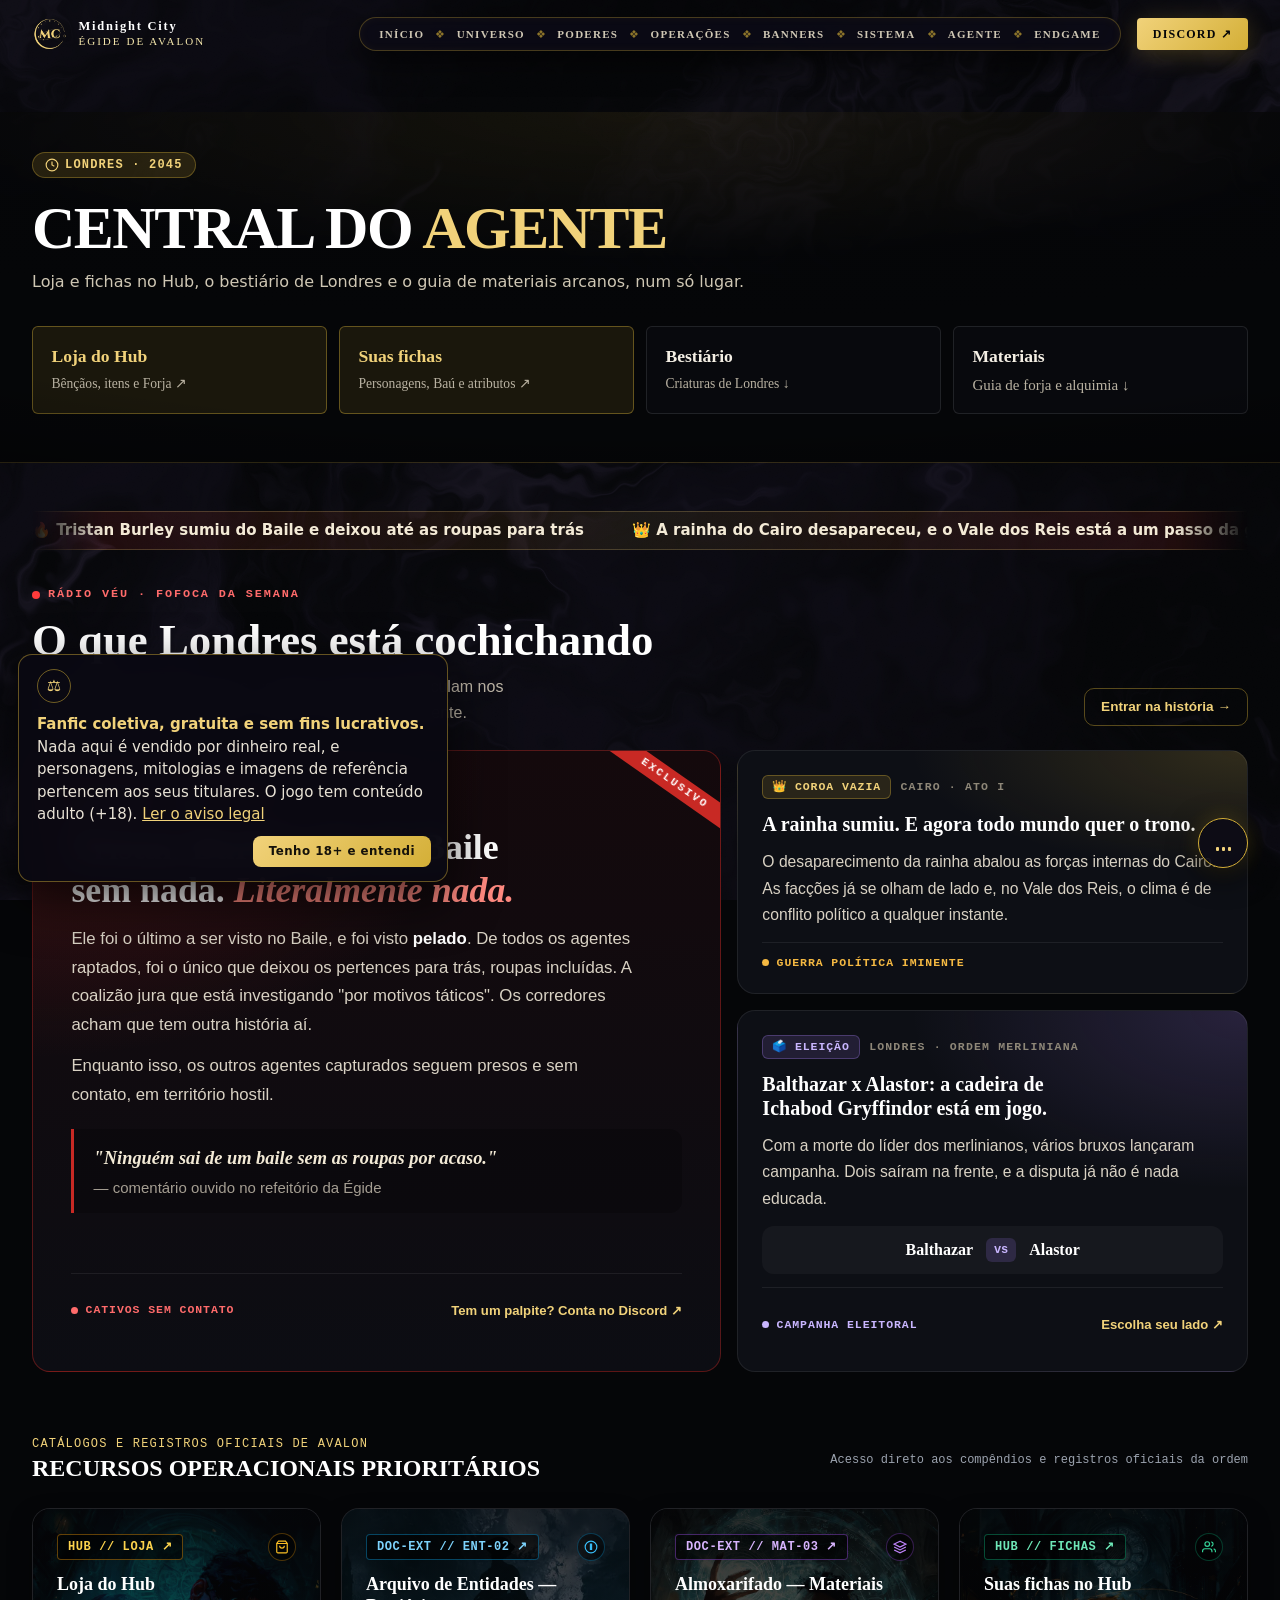
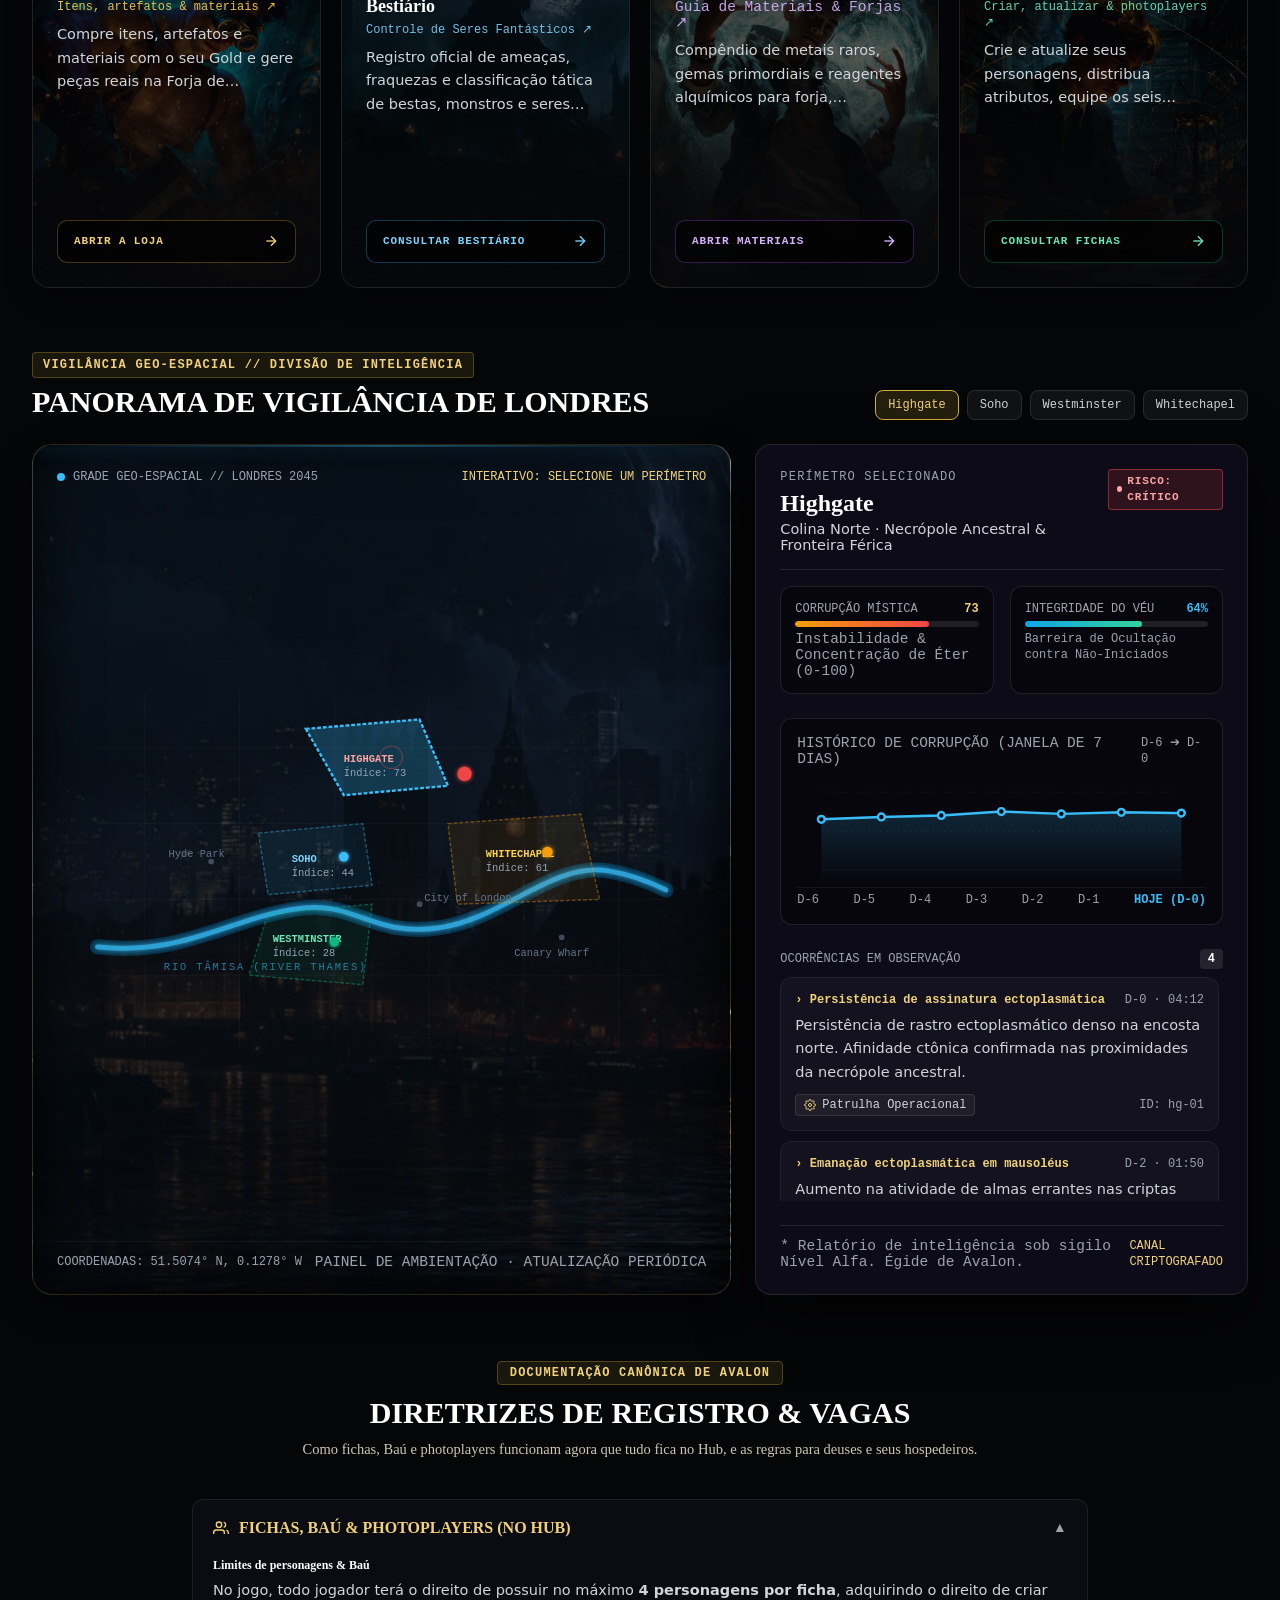
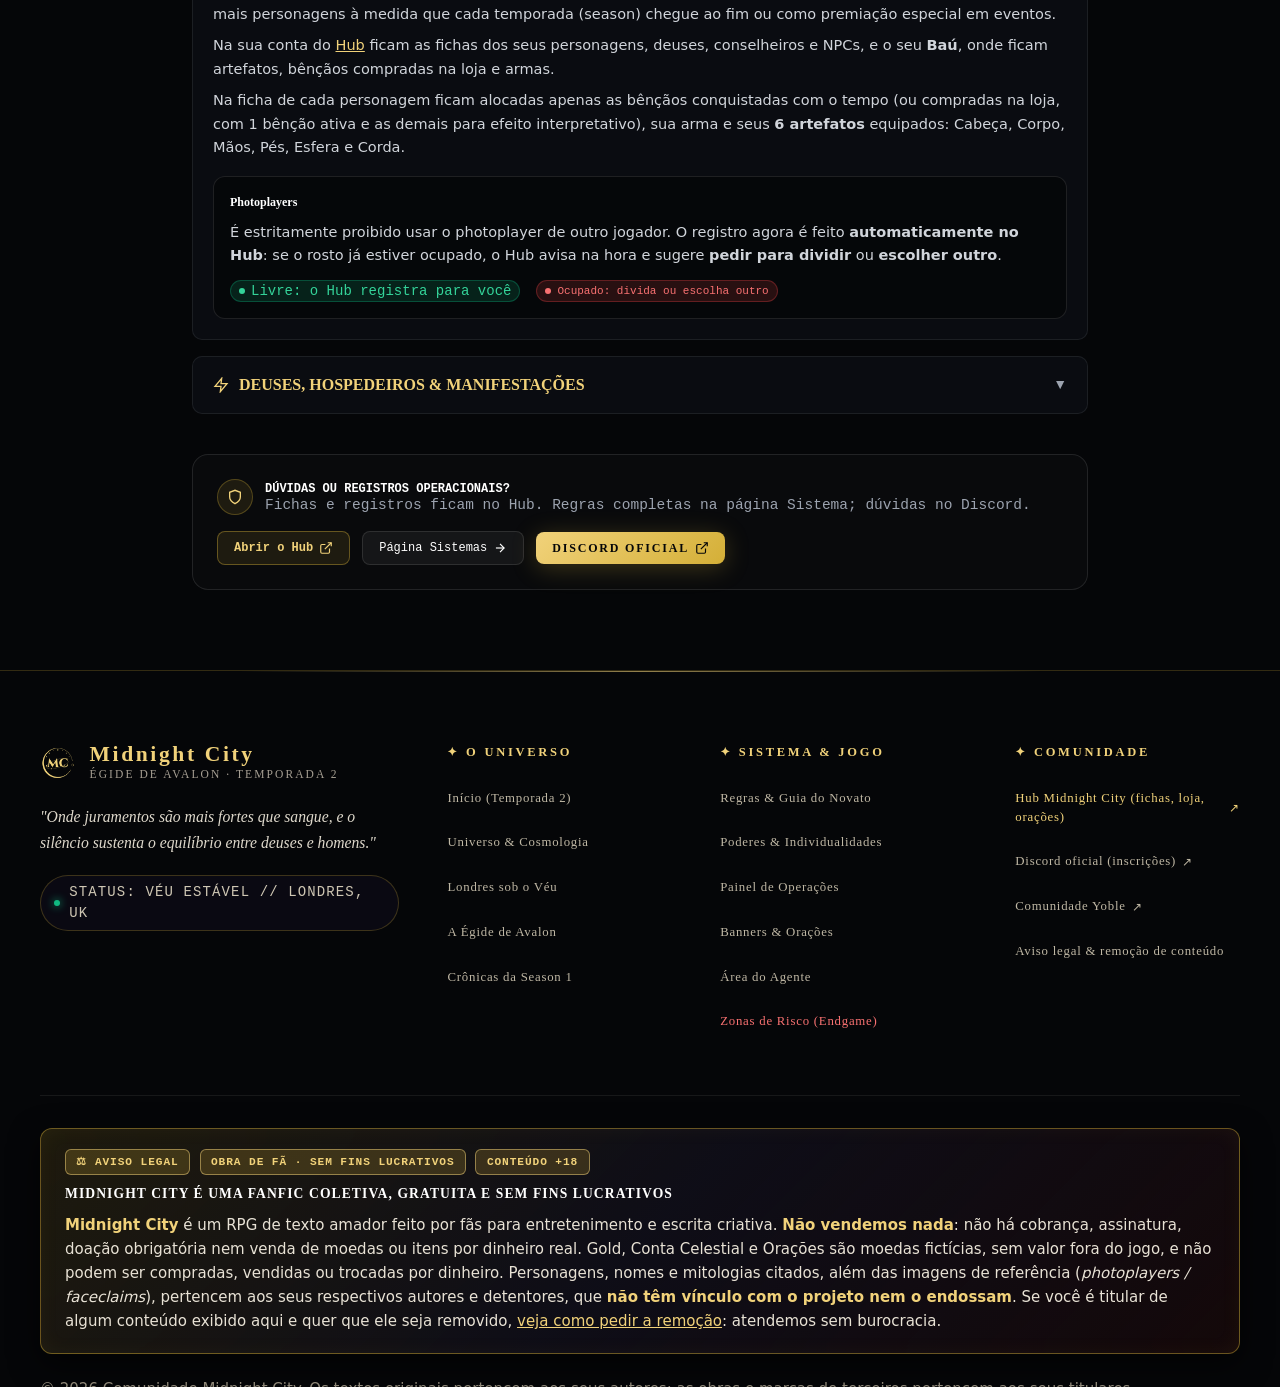
<file: agente.html>
<!DOCTYPE html>
<html lang="pt-BR" class="dark">
<head>
  <meta charset="UTF-8">
  <meta name="viewport" content="width=device-width, initial-scale=1.0, viewport-fit=cover">
  <meta http-equiv="Content-Security-Policy" content="default-src 'self'; script-src 'self' https://cdnjs.cloudflare.com https://cdn.jsdelivr.net https://gc.zgo.at; style-src 'self' 'unsafe-inline' https://fonts.googleapis.com https://cdn.jsdelivr.net; font-src 'self' data: https://fonts.gstatic.com https://cdn.jsdelivr.net; img-src 'self' data: blob: https:; media-src 'self' blob:; connect-src 'self' https://*.goatcounter.com; worker-src 'self' blob:; frame-src https://docs.google.com; object-src 'none'; base-uri 'self'; form-action 'none'">
  <meta name="referrer" content="strict-origin-when-cross-origin">
  <title>CENTRAL DE VIGILÂNCIA DA ÉGIDE — Midnight City | Recursos & Inteligência Operacional</title>
  <link rel="icon" type="image/png" sizes="32x32" href="assets/brand/favicon-32.png">
  <link rel="icon" type="image/x-icon" href="assets/brand/favicon.ico">
  <link rel="apple-touch-icon" href="assets/brand/apple-touch-icon.png">
  
  <!-- Meta & OpenGraph -->
  <meta name="description" content="Central de Vigilância e Inteligência da Égide de Avalon: Loja e fichas no Hub, bestiário, guia de materiais e a fofoca da semana de Londres 2045.">
  <link rel="canonical" href="https://thearchitects-sys.github.io/midnight-city/agente.html">
  <meta property="og:type" content="website">
  <meta property="og:site_name" content="Midnight City">
  <meta property="og:locale" content="pt_BR">
  <meta property="og:url" content="https://thearchitects-sys.github.io/midnight-city/agente.html">
  <meta property="og:image" content="https://thearchitects-sys.github.io/midnight-city/assets/valiria_mission.jpg">
  <meta name="twitter:card" content="summary_large_image">
  <meta name="twitter:image" content="https://thearchitects-sys.github.io/midnight-city/assets/valiria_mission.jpg">
  <meta property="og:title" content="CENTRAL DE VIGILÂNCIA DA ÉGIDE — Midnight City">
  <meta property="og:description" content="Inteligência de cenário, telemetria mística de Londres e acesso aos registros canônicos de combate.">
  <meta name="theme-color" content="#050608">


  <!-- GSAP Animation Library CDN -->
  <script src="https://cdnjs.cloudflare.com/ajax/libs/gsap/3.12.5/gsap.min.js" integrity="sha384-g4NTh/Iv5PPU4xPyhEWqPcwtNXOvdaDI8LLnyYfyNZOjKJeYQyjzQ9X5275eBjpt" crossorigin="anonymous"></script>

  <!-- Custom Stylesheets -->
  <link rel="stylesheet" href="styles.css">
  <link rel="stylesheet" href="agente.css">
  <link rel="stylesheet" href="mobile.css">
  <!-- Tailwind compilado (antes vinha do CDN, injetado no fim do head) -->
  <link rel="stylesheet" href="tailwind.css">
</head>
<body class="bg-[#050608] text-[#e2ded6] min-h-screen relative antialiased selection:bg-[#d4af37]/30 selection:text-[#f1d27a]">

  <!-- Dynamic WebGL Volumetric Mist Canvas -->
  <canvas id="fog-canvas"></canvas>

  <!-- ── GLOBAL HEADER ── -->
  <header class="santioni-header">
    <a href="index.html" class="brand-badge">
      <div class="brand-crest brand-crest--logo"><img src="assets/brand/mc-logo-128.png" alt="" width="44" height="44"></div>
      <div class="brand-text">
        <span class="brand-name">Midnight City</span>
        <span class="brand-sub">Égide de Avalon</span>
      </div>
    </a>

    <div class="flex items-center gap-3 sm:gap-4">
      <nav class="santioni-nav-pill" aria-label="Navegação Principal">
        <a href="index.html">INÍCIO</a>
        <span class="pill-ornament">❖</span>
        <a href="universo.html">UNIVERSO</a>
        <span class="pill-ornament">❖</span>
        <a href="poderes.html">PODERES</a>
        <span class="pill-ornament">❖</span>
        <a href="operacoes.html">OPERAÇÕES</a>
        <span class="pill-ornament">❖</span>
        <a href="banners.html" class="hover:text-[#f1d27a]">BANNERS</a>
        <span class="pill-ornament">❖</span>
        <a href="sistema.html">SISTEMA</a>
        <span class="pill-ornament">❖</span>
        <a href="agente.html" class="active text-[#f1d27a]">AGENTE</a>
        <span class="pill-ornament">❖</span>
        <a href="endgame.html" class="text-red-400 hover:text-red-300">ENDGAME</a>
      </nav>

      <a href="https://discord.gg/RjVKryxCu" target="_blank" rel="noopener noreferrer" class="hidden sm:inline-flex btn-gold px-4 py-2 rounded text-xs tracking-widest font-bold">
        DISCORD ↗
      </a>

      <button id="mobile-menu-btn" class="lg:hidden text-[#cfc7b4] hover:text-white p-1 text-2xl font-mono-code focus:outline-none" aria-label="Abrir menu mobile">
        ☰
      </button>
    </div>
  </header>

  <!-- Audio Equalizer Floating Button -->
  <button id="audio-toggle-btn" class="audio-toggle-btn" title="Toggle Áudio Atmosférico da Égide">
    <div class="audio-bars">
      <div class="audio-bar"></div>
      <div class="audio-bar"></div>
      <div class="audio-bar"></div>
    </div>
  </button>

  <!-- Mobile Drawer Menu -->
  <div id="mobile-menu" class="hidden lg:hidden fixed top-20 left-0 w-full z-50 bg-[#050608]/98 border-b border-[#d4af37]/20 px-6 py-6 space-y-3 text-xs font-cinzel uppercase tracking-widest backdrop-blur-xl">
    <a href="index.html" class="block py-2 text-[#cfc7b4] hover:text-white">Início</a>
    <a href="universo.html" class="block py-2 text-[#cfc7b4] hover:text-white">Universo & Cosmologia</a>
    <a href="poderes.html" class="block py-2 text-[#cfc7b4] hover:text-white">Poderes & Individualidades</a>
    <a href="operacoes.html" class="block py-2 text-[#cfc7b4] hover:text-white">❖ Operações (Missões)</a>
    <a href="banners.html" class="block py-2 text-[#cfc7b4] hover:text-white">✦ Banners Míticos</a>
    <a href="operacoes.html?view=novato" class="block py-2 text-[#cfc7b4] hover:text-[#f1d27a]">◈ Novato Premium</a>
    <a href="sistema.html" class="block py-2 text-[#cfc7b4] hover:text-white">Sistema & Guias</a>
    <a href="agente.html" class="block py-2 text-[#f1d27a] font-bold">Central de Vigilância (Agente)</a>
    <a href="endgame.html" class="block py-2 text-red-400 hover:text-red-300">Endgame (Zonas de Risco)</a>
    <div class="pt-4 border-t border-white/10 flex flex-col gap-3">
      <a href="https://discord.gg/RjVKryxCu" target="_blank" rel="noopener noreferrer" class="btn-gold text-center py-3 rounded">ENTRAR NO DISCORD</a>
      <a href="https://midnight-city.cloud/dashboard" target="_blank" rel="noopener noreferrer" class="btn-secondary-gold text-center py-2.5 rounded">ABRIR O HUB</a>
      <a href="https://yoble.us/Community/309183" target="_blank" rel="noopener noreferrer" class="btn-secondary-gold text-center py-2.5 rounded">COMUNIDADE YOBLE</a>
    </div>
  </div>

  <main class="relative z-10 pt-28 pb-20">

    <!-- ==========================================================================
         1. HERO SECTION & IDENTIDADE CORPORATIVA DA CENTRAL DE VIGILÂNCIA
         ========================================================================== -->
    <section class="ag-hero-section relative pt-10 pb-12 mb-12">
      <div class="max-w-7xl mx-auto px-4 sm:px-6 lg:px-8">
        
        <!-- Badges e Indicadores Superiores de Telemetria -->
        <div class="flex flex-wrap items-center gap-2.5 mb-5">
          <span class="inline-flex items-center gap-1.5 px-3 py-1 rounded-full bg-[#d4af37]/15 border border-[#d4af37]/35 text-[#f1d27a] text-xs font-mono uppercase tracking-widest font-bold">
            <svg class="w-3.5 h-3.5 text-[#f1d27a]" viewBox="0 0 24 24" fill="none" stroke="currentColor" stroke-width="2"><circle cx="12" cy="12" r="10"></circle><polyline points="12 6 12 12 16 14"></polyline></svg>
            LONDRES · 2045
          </span>
        </div>

        <!-- Título e Subtítulo Autoritativos -->
        <div class="max-w-4xl mb-8">
          <h1 class="font-cinzel text-3xl sm:text-5xl lg:text-6xl font-black text-white tracking-tight uppercase leading-[1.1]">
            CENTRAL DO <span class="text-[#f1d27a]">AGENTE</span>
          </h1>
          <p class="text-sm sm:text-base text-[#cfc7b4] mt-3 font-sans font-light leading-relaxed max-w-3xl">
            Loja e fichas no Hub, o bestiário de Londres e o guia de materiais arcanos, num só lugar.
          </p>
        </div>

        <!-- Atalhos diretos para os recursos do agente -->
        <nav class="ag-hero-shortcuts" aria-label="Atalhos do agente">
          <a href="https://midnight-city.cloud/dashboard" target="_blank" rel="noopener noreferrer" class="ag-shortcut ag-shortcut--primary">
            <span class="ag-shortcut-label">Loja do Hub</span>
            <span class="ag-shortcut-sub">Bênçãos, itens e Forja ↗</span>
          </a>
          <a href="https://midnight-city.cloud/dashboard" target="_blank" rel="noopener noreferrer" class="ag-shortcut ag-shortcut--primary">
            <span class="ag-shortcut-label">Suas fichas</span>
            <span class="ag-shortcut-sub">Personagens, Baú e atributos ↗</span>
          </a>
          <a href="#bestiario" class="ag-shortcut">
            <span class="ag-shortcut-label">Bestiário</span>
            <span class="ag-shortcut-sub">Criaturas de Londres ↓</span>
          </a>
          <a href="#materiais" class="ag-shortcut">
            <span class="ag-shortcut-label">Materiais</span>
            <span class="ag-shortcut-sub">Guia de forja e alquimia ↓</span>
          </a>
        </nav>

      </div>
    </section>

    <!-- ==========================================================================
         4. RÁDIO VÉU — A FOFOCA DA SEMANA (BOLETINS DE CAMPANHA)
         ========================================================================== -->
    <section class="gossip-section max-w-7xl mx-auto px-4 sm:px-6 lg:px-8 mb-16" id="radio-veu" aria-labelledby="gossip-title">

      <div class="gossip-ticker" aria-hidden="true">
        <div class="gossip-ticker-track">
          <span>🔥 Tristan Burley sumiu do Baile e deixou até as roupas para trás</span>
          <span>👑 A rainha do Cairo desapareceu, e o Vale dos Reis está a um passo da guerra</span>
          <span>🗳️ Balthazar ou Alastor? Londres escolhe quem senta na cadeira de Ichabod Gryffindor</span>
          <span>⛓️ Os agentes raptados em Valíria continuam sem contato</span>
          <span>🔥 Tristan Burley sumiu do Baile e deixou até as roupas para trás</span>
          <span>👑 A rainha do Cairo desapareceu, e o Vale dos Reis está a um passo da guerra</span>
          <span>🗳️ Balthazar ou Alastor? Londres escolhe quem senta na cadeira de Ichabod Gryffindor</span>
          <span>⛓️ Os agentes raptados em Valíria continuam sem contato</span>
        </div>
      </div>

      <div class="gossip-head">
        <div>
          <span class="gossip-kicker"><span class="gossip-live"></span> Rádio Véu · fofoca da semana</span>
          <h2 id="gossip-title" class="gossip-title">O que Londres está cochichando</h2>
          <p class="gossip-sub">Os bastidores das campanhas, contados do jeito que circulam nos corredores da Égide. Ninguém confirma. Ninguém desmente.</p>
        </div>
        <a href="operacoes.html" class="gossip-more">Entrar na história <span aria-hidden="true">→</span></a>
      </div>

      <div class="gossip-grid">
        <!-- Manchete -->
        <article class="gossip-card gossip-card--lead valiria">
          <div class="gossip-meta">
            <span class="gossip-tag tag-hot">🔥 Bomba</span>
            <span>Valíria · Ato II</span>
          </div>
          <h3>Tristan Burley saiu do Baile sem nada. <em>Literalmente nada.</em></h3>
          <p>Ele foi o último a ser visto no Baile, e foi visto <strong>pelado</strong>. De todos os agentes raptados, foi o único que deixou os pertences para trás, roupas incluídas. A coalizão jura que está investigando "por motivos táticos". Os corredores acham que tem outra história aí.</p>
          <p>Enquanto isso, os outros agentes capturados seguem presos e sem contato, em território hostil.</p>
          <blockquote class="gossip-quote">"Ninguém sai de um baile sem as roupas por acaso."<cite>— comentário ouvido no refeitório da Égide</cite></blockquote>
          <div class="gossip-foot">
            <span class="gossip-status red">Cativos sem contato</span>
            <a href="https://discord.gg/RjVKryxCu" target="_blank" rel="noopener noreferrer">Tem um palpite? Conta no Discord ↗</a>
          </div>
        </article>

        <article class="gossip-card cairo">
          <div class="gossip-meta">
            <span class="gossip-tag tag-gold">👑 Coroa vazia</span>
            <span>Cairo · Ato I</span>
          </div>
          <h3>A rainha sumiu. E agora todo mundo quer o trono.</h3>
          <p>O desaparecimento da rainha abalou as forças internas do Cairo. As facções já se olham de lado e, no Vale dos Reis, o clima é de conflito político a qualquer instante.</p>
          <div class="gossip-foot">
            <span class="gossip-status amber">Guerra política iminente</span>
          </div>
        </article>

        <article class="gossip-card merlinianos">
          <div class="gossip-meta">
            <span class="gossip-tag tag-violet">🗳️ Eleição</span>
            <span>Londres · Ordem Merliniana</span>
          </div>
          <h3>Balthazar x Alastor: a cadeira de Ichabod Gryffindor está em jogo.</h3>
          <p>Com a morte do líder dos merlinianos, vários bruxos lançaram campanha. Dois saíram na frente, e a disputa já não é nada educada.</p>
          <div class="gossip-versus" aria-label="Principais candidatos">
            <span>Balthazar</span><b>vs</b><span>Alastor</span>
          </div>
          <div class="gossip-foot">
            <span class="gossip-status violet">Campanha eleitoral</span>
            <a href="https://discord.gg/RjVKryxCu" target="_blank" rel="noopener noreferrer">Escolha seu lado ↗</a>
          </div>
        </article>
      </div>
    </section>

    <!-- ==========================================================================
         2. RECURSOS OPERACIONAIS — 4 ACESSOS EXTERNOS PRIORITÁRIOS
         ========================================================================== -->
    <section class="max-w-7xl mx-auto px-4 sm:px-6 lg:px-8 mb-16">
      <div class="flex items-center justify-between mb-6">
        <div>
          <span class="text-xs font-mono text-[#f1d27a] uppercase tracking-widest block">CATÁLOGOS E REGISTROS OFICIAIS DE AVALON</span>
          <h2 class="font-cinzel text-xl sm:text-2xl font-bold text-white">RECURSOS OPERACIONAIS PRIORITÁRIOS</h2>
        </div>
        <div class="text-xs font-mono text-gray-400 hidden sm:block">Acesso direto aos compêndios e registros oficiais da ordem</div>
      </div>

      <div class="grid grid-cols-1 sm:grid-cols-2 lg:grid-cols-4 gap-5" id="ag-resources-grid">
        
        <!-- Recurso A: Requisições — Loja -->
        <a href="https://midnight-city.cloud/dashboard" target="_blank" rel="noopener noreferrer" class="ag-resource-card theme-gold group ag-resource-item" data-resource-id="loja" title="Abre a loja no Hub em nova aba">
          <img src="assets/artifices.webp" alt="Loja do Hub" class="ag-card-bg-img" loading="lazy">
          <div class="ag-card-overlay"></div>
          
          <div class="ag-card-content">
            <div>
              <div class="flex items-center justify-between mb-3">
                <span class="px-2.5 py-1 rounded bg-black/60 border border-amber-500/40 text-amber-300 font-mono text-xs tracking-wider font-bold">
                  HUB // LOJA ↗
                </span>
                <span class="w-7 h-7 rounded-full bg-black/50 border border-amber-500/30 flex items-center justify-center text-amber-400 text-xs">
                  <svg class="w-3.5 h-3.5" viewBox="0 0 24 24" fill="none" stroke="currentColor" stroke-width="2"><path d="M6 2L3 6v14a2 2 0 0 0 2 2h14a2 2 0 0 0 2-2V6l-3-4z"></path><line x1="3" y1="6" x2="21" y2="6"></line><path d="M16 10a4 4 0 0 1-8 0"></path></svg>
                </span>
              </div>
              <h3 class="font-cinzel text-lg font-bold text-white group-hover:text-[#f1d27a] transition-colors leading-tight">
                Loja do Hub
              </h3>
              <span class="text-xs font-mono text-amber-300/90 block mt-1 mb-2">Itens, artefatos & materiais ↗</span>
              <p class="text-xs text-gray-300 font-sans leading-relaxed line-clamp-3">
                Compre itens, artefatos e materiais com o seu Gold e gere peças reais na Forja de artefatos. Tudo cai direto no seu Baú.
              </p>
            </div>

            <div class="pt-4">
              <div class="ag-terminal-btn">
                <span>ABRIR A LOJA</span>
                <svg class="w-4 h-4 transition-transform group-hover:translate-x-1" viewBox="0 0 24 24" fill="none" stroke="currentColor" stroke-width="2"><line x1="5" y1="12" x2="19" y2="12"></line><polyline points="12 5 19 12 12 19"></polyline></svg>
              </div>
            </div>
          </div>
        </a>

        <!-- Recurso B: Arquivo de Entidades — Bestiário -->
        <a href="https://docs.google.com/document/d/1qcm_0sXNu9IK01qRUQXINCBLPbB_H6rYoIo-LAzVpSA/preview" target="_blank" rel="noopener noreferrer" class="ag-resource-card theme-cyan group ag-resource-item" data-resource-id="bestiario" title="Abre registro oficial em nova aba">
          <img src="assets/scylla_mj.webp" alt="Arquivo de Entidades — Bestiário" class="ag-card-bg-img" loading="lazy">
          <div class="ag-card-overlay"></div>
          
          <div class="ag-card-content">
            <div>
              <div class="flex items-center justify-between mb-3">
                <span class="px-2.5 py-1 rounded bg-black/60 border border-sky-500/40 text-sky-300 font-mono text-xs tracking-wider font-bold">
                  DOC-EXT // ENT-02 ↗
                </span>
                <span class="w-7 h-7 rounded-full bg-black/50 border border-sky-500/30 flex items-center justify-center text-sky-400 text-xs">
                  <svg class="w-3.5 h-3.5" viewBox="0 0 24 24" fill="none" stroke="currentColor" stroke-width="2"><path d="M12 2a10 10 0 1 0 10 10A10 10 0 0 0 12 2zm1 14h-2v-2h2zm0-4h-2V7h2z"></path></svg>
                </span>
              </div>
              <h3 class="font-cinzel text-lg font-bold text-white group-hover:text-sky-300 transition-colors leading-tight">
                Arquivo de Entidades — Bestiário
              </h3>
              <span class="text-xs font-mono text-sky-300/90 block mt-1 mb-2">Controle de Seres Fantásticos ↗</span>
              <p class="text-xs text-gray-300 font-sans leading-relaxed line-clamp-3">
                Registro oficial de ameaças, fraquezas e classificação tática de bestas, monstros e seres fantásticos de Londres.
              </p>
            </div>

            <div class="pt-4">
              <div class="ag-terminal-btn">
                <span>CONSULTAR BESTIÁRIO</span>
                <svg class="w-4 h-4 transition-transform group-hover:translate-x-1" viewBox="0 0 24 24" fill="none" stroke="currentColor" stroke-width="2"><line x1="5" y1="12" x2="19" y2="12"></line><polyline points="12 5 19 12 12 19"></polyline></svg>
              </div>
            </div>
          </div>
        </a>

        <!-- Recurso C: Almoxarifado — Materiais -->
        <a href="https://docs.google.com/document/d/e/2PACX-1vTCCuHj-YECwWmKFk-mq4eK_yWd2ar2X3A1hJmQjeiCKJrPGwbaKoTSnhc0a8JGAUNf8-yWbX7xO94r/pub" target="_blank" rel="noopener noreferrer" class="ag-resource-card theme-purple group ag-resource-item" data-resource-id="materiais" title="Abre registro oficial em nova aba">
          <img src="assets/arcanista.webp" alt="Almoxarifado — Materiais" class="ag-card-bg-img" loading="lazy">
          <div class="ag-card-overlay"></div>
          
          <div class="ag-card-content">
            <div>
              <div class="flex items-center justify-between mb-3">
                <span class="px-2.5 py-1 rounded bg-black/60 border border-purple-500/40 text-purple-300 font-mono text-xs tracking-wider font-bold">
                  DOC-EXT // MAT-03 ↗
                </span>
                <span class="w-7 h-7 rounded-full bg-black/50 border border-purple-500/30 flex items-center justify-center text-purple-400 text-xs">
                  <svg class="w-3.5 h-3.5" viewBox="0 0 24 24" fill="none" stroke="currentColor" stroke-width="2"><polygon points="12 2 2 7 12 12 22 7 12 2"></polygon><polyline points="2 17 12 22 22 17"></polyline><polyline points="2 12 12 17 22 12"></polyline></svg>
                </span>
              </div>
              <h3 class="font-cinzel text-lg font-bold text-white group-hover:text-purple-300 transition-colors leading-tight">
                Almoxarifado — Materiais
              </h3>
              <span class="text-xs font-mono text-purple-300/90 block mt-1 mb-2">Guia de Materiais & Forjas ↗</span>
              <p class="text-xs text-gray-300 font-sans leading-relaxed line-clamp-3">
                Compêndio de metais raros, gemas primordiais e reagentes alquímicos para forja, encantamento e rituais da ordem.
              </p>
            </div>

            <div class="pt-4">
              <div class="ag-terminal-btn">
                <span>ABRIR MATERIAIS</span>
                <svg class="w-4 h-4 transition-transform group-hover:translate-x-1" viewBox="0 0 24 24" fill="none" stroke="currentColor" stroke-width="2"><line x1="5" y1="12" x2="19" y2="12"></line><polyline points="12 5 19 12 12 19"></polyline></svg>
              </div>
            </div>
          </div>
        </a>

        <!-- Recurso D: Registro de Agentes — Fichas -->
        <a href="https://midnight-city.cloud/dashboard" target="_blank" rel="noopener noreferrer" class="ag-resource-card theme-emerald group ag-resource-item" data-resource-id="fichario" title="Abre suas fichas no Hub em nova aba">
          <img src="assets/arquivistas.webp" alt="Suas fichas no Hub" class="ag-card-bg-img" loading="lazy">
          <div class="ag-card-overlay"></div>
          
          <div class="ag-card-content">
            <div>
              <div class="flex items-center justify-between mb-3">
                <span class="px-2.5 py-1 rounded bg-black/60 border border-emerald-500/40 text-emerald-300 font-mono text-xs tracking-wider font-bold">
                  HUB // FICHAS ↗
                </span>
                <span class="w-7 h-7 rounded-full bg-black/50 border border-emerald-500/30 flex items-center justify-center text-emerald-400 text-xs">
                  <svg class="w-3.5 h-3.5" viewBox="0 0 24 24" fill="none" stroke="currentColor" stroke-width="2"><path d="M17 21v-2a4 4 0 0 0-4-4H5a4 4 0 0 0-4 4v2"></path><circle cx="9" cy="7" r="4"></circle><path d="M23 21v-2a4 4 0 0 0-3-3.87"></path><path d="M16 3.13a4 4 0 0 1 0 7.75"></path></svg>
                </span>
              </div>
              <h3 class="font-cinzel text-lg font-bold text-white group-hover:text-emerald-300 transition-colors leading-tight">
                Suas fichas no Hub
              </h3>
              <span class="text-xs font-mono text-emerald-300/90 block mt-1 mb-2">Criar, atualizar & photoplayers ↗</span>
              <p class="text-xs text-gray-300 font-sans leading-relaxed line-clamp-3">
                Crie e atualize seus personagens, distribua atributos, equipe os seis artefatos e registre o seu photoplayer.
              </p>
            </div>

            <div class="pt-4">
              <div class="ag-terminal-btn">
                <span>CONSULTAR FICHAS</span>
                <svg class="w-4 h-4 transition-transform group-hover:translate-x-1" viewBox="0 0 24 24" fill="none" stroke="currentColor" stroke-width="2"><line x1="5" y1="12" x2="19" y2="12"></line><polyline points="12 5 19 12 12 19"></polyline></svg>
              </div>
            </div>
          </div>
        </a>

      </div>
    </section>

    <!-- ==========================================================================
         3. PANORAMA DE VIGILÂNCIA — MAPA DE LONDRES & TELEMETRIA DISTRITAL
         ========================================================================== -->
    <section class="max-w-7xl mx-auto px-4 sm:px-6 lg:px-8 mb-16">
      
      <div class="flex flex-col sm:flex-row sm:items-end justify-between gap-4 mb-6">
        <div>
          <div class="flex items-center gap-2 mb-1.5">
            <span class="px-2.5 py-1 rounded bg-[#d4af37]/10 border border-[#d4af37]/30 text-[#f1d27a] text-xs font-mono uppercase tracking-widest font-bold">
              VIGILÂNCIA GEO-ESPACIAL // DIVISÃO DE INTELIGÊNCIA
            </span>
          </div>
          <h2 class="font-cinzel text-2xl sm:text-3xl font-bold text-white">PANORAMA DE VIGILÂNCIA DE LONDRES</h2>
        </div>

        <!-- Seletor de Distritos via Botões HTML -->
        <div class="flex flex-wrap gap-2 text-xs font-mono">
          <button type="button" class="district-tab-btn px-3 py-1.5 rounded-lg border transition" data-district="highgate">
            Highgate
          </button>
          <button type="button" class="district-tab-btn px-3 py-1.5 rounded-lg border transition" data-district="soho">
            Soho
          </button>
          <button type="button" class="district-tab-btn px-3 py-1.5 rounded-lg border transition" data-district="westminster">
            Westminster
          </button>
          <button type="button" class="district-tab-btn px-3 py-1.5 rounded-lg border transition" data-district="whitechapel">
            Whitechapel
          </button>
        </div>
      </div>

      <div class="grid grid-cols-1 lg:grid-cols-12 gap-6">
        
        <!-- Coluna Esquerda: Mapa Vetorial SVG de Londres com o Rio Tâmisa (7 Cols) -->
        <div class="lg:col-span-7 ag-map-container p-6 flex flex-col justify-between min-h-[440px]">
          <div class="ag-radar-sweep"></div>
          
          <div class="flex items-center justify-between text-xs font-mono text-gray-400 mb-4 z-10">
            <span class="flex items-center gap-2">
              <span class="w-2 h-2 rounded-full bg-sky-400"></span>
              GRADE GEO-ESPACIAL // LONDRES 2045
            </span>
            <span class="text-xs text-[#f1d27a]">INTERATIVO: SELECIONE UM PERÍMETRO</span>
          </div>

          <!-- SVG do Mapa de Londres -->
          <div class="w-full h-full flex items-center justify-center my-auto z-10">
            <svg viewBox="0 0 600 380" class="ag-london-map w-full h-auto max-h-[360px] select-none" xmlns="http://www.w3.org/2000/svg">
              <defs>
                <!-- Filtros de Glow -->
                <filter id="glow-thames" x="-20%" y="-20%" width="140%" height="140%">
                  <feGaussianBlur stdDeviation="3" result="blur" />
                  <feComposite in="SourceGraphic" in2="blur" operator="over" />
                </filter>
                <filter id="glow-pin" x="-50%" y="-50%" width="200%" height="200%">
                  <feGaussianBlur stdDeviation="2" result="blur" />
                  <feComposite in="SourceGraphic" in2="blur" operator="over" />
                </filter>
              </defs>

              <!-- Grade de Fundo Tática -->
              <g stroke="rgba(255,255,255,0.04)" stroke-width="1">
                <line x1="50" y1="0" x2="50" y2="380" />
                <line x1="150" y1="0" x2="150" y2="380" />
                <line x1="250" y1="0" x2="250" y2="380" />
                <line x1="350" y1="0" x2="350" y2="380" />
                <line x1="450" y1="0" x2="450" y2="380" />
                <line x1="550" y1="0" x2="550" y2="380" />
                <line x1="0" y1="60" x2="600" y2="60" />
                <line x1="0" y1="140" x2="600" y2="140" />
                <line x1="0" y1="220" x2="600" y2="220" />
                <line x1="0" y1="300" x2="600" y2="300" />
              </g>

              <!-- Contorno do Rio Tâmisa (Traçado Curvilíneo Geográfico Reconhecível) -->
              <path d="M 0,270 C 90,280 140,240 210,230 C 270,220 290,260 360,250 C 430,240 480,180 540,190 C 570,195 590,205 600,210" 
                    fill="none" stroke="#0284c7" stroke-width="16" opacity="0.3" stroke-linecap="round" />
              <path d="M 0,270 C 90,280 140,240 210,230 C 270,220 290,260 360,250 C 430,240 480,180 540,190 C 570,195 590,205 600,210" 
                    fill="none" stroke="#38bdf8" stroke-width="5" opacity="0.8" stroke-linecap="round" filter="url(#glow-thames)" />
              
              <!-- Texto Identificador do Rio Tâmisa -->
              <text x="70" y="295" fill="#38bdf8" font-size="10" font-family="monospace" letter-spacing="2" opacity="0.6">RIO TÂMISA (RIVER THAMES)</text>

              <!-- 1. HIGHGATE (Norte / Alto Risco) -->
              <g class="district-group" data-district="highgate">
                <path d="M 220,40 L 340,30 L 370,100 L 260,110 Z" 
                      class="district-zone" data-district="highgate"
                      fill="rgba(239, 68, 68, 0.08)" stroke="rgba(239, 68, 68, 0.4)" stroke-width="1.5" stroke-dasharray="4,2" />
                <text x="260" y="75" fill="#fca5a5" font-size="11" font-family="monospace" font-weight="bold">HIGHGATE</text>
                <text x="260" y="90" fill="#94a3b8" font-size="9" font-family="monospace">Índice: 73</text>
                <!-- Pino -->
                <circle cx="310" cy="70" r="6" fill="#ef4444" class="district-pin" data-district="highgate" filter="url(#glow-pin)" />
                <circle cx="310" cy="70" r="12" fill="none" stroke="#ef4444" stroke-width="1" opacity="0.5" />
              </g>

              <!-- 2. SOHO (Centro-Oeste / Risco Moderado) -->
              <g class="district-group" data-district="soho">
                <path d="M 170,150 L 280,140 L 290,205 L 180,215 Z" 
                      class="district-zone" data-district="soho"
                      fill="rgba(56, 189, 248, 0.08)" stroke="rgba(56, 189, 248, 0.4)" stroke-width="1.5" stroke-dasharray="4,2" />
                <text x="205" y="180" fill="#7dd3fc" font-size="11" font-family="monospace" font-weight="bold">SOHO</text>
                <text x="205" y="195" fill="#94a3b8" font-size="9" font-family="monospace">Índice: 44</text>
                <circle cx="260" cy="175" r="5" fill="#38bdf8" class="district-pin" data-district="soho" filter="url(#glow-pin)" />
              </g>

              <!-- 3. WESTMINSTER (Sul-Centro / Baixo Risco) -->
              <g class="district-group" data-district="westminster">
                <path d="M 180,235 L 290,225 L 280,310 L 160,300 Z" 
                      class="district-zone" data-district="westminster"
                      fill="rgba(16, 185, 129, 0.08)" stroke="rgba(16, 185, 129, 0.4)" stroke-width="1.5" stroke-dasharray="4,2" />
                <text x="185" y="265" fill="#6ee7b7" font-size="11" font-family="monospace" font-weight="bold">WESTMINSTER</text>
                <text x="185" y="280" fill="#94a3b8" font-size="9" font-family="monospace">Índice: 28</text>
                <circle cx="250" cy="265" r="5" fill="#10b981" class="district-pin" data-district="westminster" filter="url(#glow-pin)" />
              </g>

              <!-- 4. WHITECHAPEL (Leste / Risco Alto) -->
              <g class="district-group" data-district="whitechapel">
                <path d="M 370,140 L 510,130 L 530,220 L 380,225 Z" 
                      class="district-zone" data-district="whitechapel"
                      fill="rgba(245, 158, 11, 0.08)" stroke="rgba(245, 158, 11, 0.4)" stroke-width="1.5" stroke-dasharray="4,2" />
                <text x="410" y="175" fill="#fcd34d" font-size="11" font-family="monospace" font-weight="bold">WHITECHAPEL</text>
                <text x="410" y="190" fill="#94a3b8" font-size="9" font-family="monospace">Índice: 61</text>
                <circle cx="475" cy="170" r="5.5" fill="#f59e0b" class="district-pin" data-district="whitechapel" filter="url(#glow-pin)" />
              </g>

              <!-- Outros Pontos Notáveis da Cidade para Ambientação Geográfica -->
              <circle cx="340" cy="225" r="3" fill="#64748b" opacity="0.6" />
              <text x="345" y="222" fill="#64748b" font-size="8" font-family="monospace">City of London</text>

              <circle cx="120" cy="180" r="3" fill="#64748b" opacity="0.6" />
              <text x="75" y="175" fill="#64748b" font-size="8" font-family="monospace">Hyde Park</text>

              <circle cx="490" cy="260" r="3" fill="#64748b" opacity="0.6" />
              <text x="440" y="280" fill="#64748b" font-size="8" font-family="monospace">Canary Wharf</text>
            </svg>
          </div>

          <!-- Rodapé do Mapa -->
          <div class="flex flex-wrap items-center justify-between text-xs font-mono text-gray-400 pt-3 border-t border-white/5 z-10">
            <span>COORDENADAS: 51.5074° N, 0.1278° W</span>
            <span class="text-gray-400">PAINEL DE AMBIENTAÇÃO · ATUALIZAÇÃO PERIÓDICA</span>
          </div>
        </div>

        <!-- Coluna Direita: Painel do Distrito Selecionado & Telemetria (5 Cols) -->
        <div class="lg:col-span-5 glass-panel p-6 rounded-2xl border border-white/10 flex flex-col justify-between space-y-6">
          
          <div>
            <!-- Cabeçalho do Distrito -->
            <div class="flex items-start justify-between gap-2 border-b border-white/10 pb-4 mb-4">
              <div>
                <span class="text-xs font-mono text-gray-400 uppercase tracking-widest block mb-0.5">PERÍMETRO SELECIONADO</span>
                <h3 class="font-cinzel text-2xl font-bold text-white" id="ag-dist-name">Highgate</h3>
                <p class="text-xs text-gray-300 font-sans mt-0.5" id="ag-dist-class">
                  Colina Norte · Necrópole Ancestral & Fronteira Férica
                </p>
              </div>
              <div id="ag-dist-risk-badge" class="ag-badge-risk critico">
                <span class="ag-dot bg-current"></span> RISCO: Crítico
              </div>
            </div>

            <!-- Métricas Numéricas -->
            <div class="grid grid-cols-2 gap-4 mb-6">
              
              <!-- Corrupção Mística -->
              <div class="p-3.5 rounded-xl bg-black/40 border border-white/10">
                <div class="flex items-center justify-between text-xs font-mono text-gray-400 mb-1">
                  <span>CORRUPÇÃO MÍSTICA</span>
                  <span class="text-[#f1d27a] font-bold" id="ag-dist-corr">73</span>
                </div>
                <div class="w-full h-1.5 rounded-full bg-white/10 overflow-hidden">
                  <div id="ag-dist-corr-bar" class="h-full bg-gradient-to-r from-amber-500 to-red-500 rounded-full transition-[width] duration-500" style="width: 73%"></div>
                </div>
                <span class="text-xs text-gray-400 font-mono mt-1 block">Instabilidade & Concentração de Éter (0-100)</span>
              </div>

              <!-- Integridade do Véu -->
              <div class="p-3.5 rounded-xl bg-black/40 border border-white/10">
                <div class="flex items-center justify-between text-xs font-mono text-gray-400 mb-1">
                  <span>INTEGRIDADE DO VÉU</span>
                  <span class="text-sky-400 font-bold" id="ag-dist-veil">64%</span>
                </div>
                <div class="w-full h-1.5 rounded-full bg-white/10 overflow-hidden">
                  <div id="ag-dist-veil-bar" class="h-full bg-gradient-to-r from-sky-500 to-emerald-400 rounded-full transition-[width] duration-500" style="width: 64%"></div>
                </div>
                <span class="text-xs text-gray-400 font-mono mt-1 block">Barreira de Ocultação contra Não-Iniciados</span>
              </div>

            </div>

            <!-- Gráfico Temporal de Telemetria (SVG) -->
            <div class="p-4 rounded-xl bg-black/40 border border-white/10 mb-6">
              <div class="flex items-center justify-between text-xs font-mono text-gray-400 mb-2">
                <span>HISTÓRICO DE CORRUPÇÃO (JANELA DE 7 DIAS)</span>
                <span class="text-xs text-gray-400">D-6 ➔ D-0</span>
              </div>

              <div class="w-full h-28 relative">
                <svg viewBox="0 0 420 110" class="w-full h-full overflow-visible" xmlns="http://www.w3.org/2000/svg">
                  <defs>
                    <linearGradient id="chart-gradient" x1="0" y1="0" x2="0" y2="1">
                      <stop offset="0%" stop-color="#38bdf8" stop-opacity="0.5" />
                      <stop offset="100%" stop-color="#38bdf8" stop-opacity="0.0" />
                    </linearGradient>
                  </defs>
                  
                  <!-- Linhas Guia da Escala -->
                  <line x1="25" y1="15" x2="395" y2="15" stroke="rgba(255,255,255,0.06)" stroke-width="1" stroke-dasharray="3,3" />
                  <line x1="25" y1="55" x2="395" y2="55" stroke="rgba(255,255,255,0.06)" stroke-width="1" stroke-dasharray="3,3" />
                  <line x1="25" y1="95" x2="395" y2="95" stroke="rgba(255,255,255,0.06)" stroke-width="1" />

                  <!-- Área preenchida e linha do gráfico -->
                  <path id="ag-chart-area" class="ag-chart-area" d="" />
                  <path id="ag-chart-line" class="ag-chart-line" d="" />

                  <!-- Pontos interativos -->
                  <g id="ag-chart-dots"></g>
                </svg>
              </div>

              <div class="flex justify-between text-xs font-mono text-gray-400 pt-1 border-t border-white/5">
                <span>D-6</span>
                <span>D-5</span>
                <span>D-4</span>
                <span>D-3</span>
                <span>D-2</span>
                <span>D-1</span>
                <span class="text-sky-400 font-bold">HOJE (D-0)</span>
              </div>
            </div>

            <!-- Lista de Ocorrências em Observação -->
            <div>
              <div class="flex items-center justify-between text-xs font-mono text-gray-400 mb-2">
                <span>OCORRÊNCIAS EM OBSERVAÇÃO</span>
                <span class="px-2 py-0.5 rounded bg-white/10 text-white font-bold" id="ag-dist-count">4</span>
              </div>
              <div id="ag-incidents-list" class="space-y-2.5 max-h-56 overflow-y-auto pr-1">
                <!-- Inserido dinamicamente pelo agente.js -->
              </div>
            </div>

          </div>

          <div class="text-xs font-mono text-gray-400 pt-3 border-t border-white/10 flex items-center justify-between">
            <span>* Relatório de inteligência sob sigilo Nível Alfa. Égide de Avalon.</span>
            <span class="text-[#f1d27a]">CANAL CRIPTOGRAFADO</span>
          </div>

        </div>

      </div>

    </section>

    <!-- ==========================================================================
         5. DIRETRIZES DE REGISTRO & APOIO (FICHAS & DEUSES/HOSPEDEIROS)
         ========================================================================== -->
    <section class="max-w-7xl mx-auto px-4 sm:px-6 lg:px-8">
      
      <div class="text-center max-w-3xl mx-auto mb-10">
        <span class="text-xs font-mono text-[#f1d27a] uppercase tracking-widest px-3 py-1 rounded bg-[#d4af37]/10 border border-[#d4af37]/30 font-bold">
          DOCUMENTAÇÃO CANÔNICA DE AVALON
        </span>
        <h2 class="font-cinzel text-2xl sm:text-3xl font-bold text-white mt-3 mb-2">DIRETRIZES DE REGISTRO & VAGAS</h2>
        <p class="text-xs sm:text-sm text-[#cfc7b4] leading-relaxed">
          Como fichas, Baú e photoplayers funcionam agora que tudo fica no Hub, e as regras para deuses e seus hospedeiros.
        </p>
      </div>

      <div class="space-y-4 max-w-4xl mx-auto">
        
        <!-- Accordion 1: Fichas de Jogadores, Baú & Photoplayers (PRIMEIRO E ABERTO) -->
        <div class="ag-accordion-item open">
          <button type="button" class="ag-accordion-header">
            <span class="font-cinzel text-base font-bold text-[#f1d27a] flex items-center gap-2.5">
              <svg class="w-4 h-4 text-[#f1d27a]" viewBox="0 0 24 24" fill="none" stroke="currentColor" stroke-width="2"><path d="M17 21v-2a4 4 0 0 0-4-4H5a4 4 0 0 0-4 4v2"></path><circle cx="9" cy="7" r="4"></circle><path d="M23 21v-2a4 4 0 0 0-3-3.87"></path><path d="M16 3.13a4 4 0 0 1 0 7.75"></path></svg>
              <span>FICHAS, BAÚ & PHOTOPLAYERS (NO HUB)</span>
            </span>
            <span class="ag-acc-icon text-gray-400 text-sm">▼</span>
          </button>
          <div class="ag-accordion-body text-xs text-gray-300 space-y-4 leading-relaxed font-sans">
            <div>
              <h3 class="font-bold text-white mb-1 font-cinzel">Limites de personagens & Baú</h3>
              <p>
                No jogo, todo jogador terá o direito de possuir no máximo <strong>4 personagens por ficha</strong>, adquirindo o direito de criar mais personagens à medida que cada temporada (season) chegue ao fim ou como premiação especial em eventos.
              </p>
              <p class="mt-2">
                Na sua conta do <a href="https://midnight-city.cloud/dashboard" target="_blank" rel="noopener noreferrer" class="text-[#f1d27a] underline">Hub</a> ficam as fichas dos seus personagens, deuses, conselheiros e NPCs, e o seu <strong>Baú</strong>, onde ficam artefatos, bênçãos compradas na loja e armas.
              </p>
              <p class="mt-2">
                Na ficha de cada personagem ficam alocadas apenas as bênçãos conquistadas com o tempo (ou compradas na loja, com 1 bênção ativa e as demais para efeito interpretativo), sua arma e seus <strong>6 artefatos</strong> equipados: Cabeça, Corpo, Mãos, Pés, Esfera e Corda.
              </p>
            </div>

            <div class="p-4 rounded-xl bg-black/40 border border-white/10">
              <h4 class="font-bold text-white mb-2 font-cinzel">Photoplayers</h4>
              <p class="mb-3">
                É estritamente proibido usar o photoplayer de outro jogador. O registro agora é feito <strong>automaticamente no Hub</strong>: se o rosto já estiver ocupado, o Hub avisa na hora e sugere <strong>pedir para dividir</strong> ou <strong>escolher outro</strong>.
              </p>
              <div class="flex flex-wrap gap-4 text-xs font-mono">
                <span class="ag-photoplayer-pill livre">
                  <span class="ag-dot bg-emerald-400"></span> Livre: o Hub registra para você
                </span>
                <span class="ag-photoplayer-pill restrito">
                  <span class="ag-dot bg-red-400"></span> Ocupado: divida ou escolha outro</div>
            </div>
          </div>
        </div>

        <!-- Accordion 2: Deuses, Hospedeiros & Manifestações (SEGUNDO) -->
        <div class="ag-accordion-item">
          <button type="button" class="ag-accordion-header">
            <span class="font-cinzel text-base font-bold text-[#f1d27a] flex items-center gap-2.5">
              <svg class="w-4 h-4 text-[#f1d27a]" viewBox="0 0 24 24" fill="none" stroke="currentColor" stroke-width="2"><polygon points="13 2 3 14 12 14 11 22 21 10 12 10 13 2"></polygon></svg>
              <span>DEUSES, HOSPEDEIROS & MANIFESTAÇÕES</span>
            </span>
            <span class="ag-acc-icon text-gray-400 text-sm">▼</span>
          </button>
          <div class="ag-accordion-body text-xs text-gray-300 space-y-4 leading-relaxed font-sans">
            <div>
              <h4 class="font-bold text-white mb-1 font-cinzel">Regras para Vagas de Deuses</h4>
              <p>
                Todo jogador que pretender ocupar a vaga de um deus deve ter ciência que eles são uma categoria especial, têm um grande comprometimento com seus (a)filiados e estão constantemente sendo alvo de pessoas interessadas na vaga por suas razões próprias.
              </p>
              <p class="mt-2">
                Os deuses <strong>não podem manifestar sua forma original</strong>, uma vez que isso seria catastrófico em vários sentidos. Para buscar vínculos e promover proteções aos seus herdeiros, utilizam outros mortais — semideuses, magos ou não mágicos — para se manifestar pelo mundo. Uma divindade sempre deposita parte de seu poder em seu hospedeiro, podendo ocupar múltiplos hospedeiros em vários lugares ao mesmo tempo.
              </p>
            </div>

            <div>
              <h4 class="font-bold text-white mb-1 font-cinzel">Níveis de Consciência do Hospedeiro</h4>
              <p>
                O nível de consciência do hospedeiro varia de acordo com o desejo do jogador, podendo oscilar entre:
              </p>
              <ul class="list-disc list-inside space-y-1 mt-1 pl-2">
                <li><strong>Ativa:</strong> O mortal retém plena personalidade e dialoga com a essência divina.</li>
                <li><strong>Parcial:</strong> Consciência dividida em momentos de transe ou invocação de poder.</li>
                <li><strong>Completamente Inativa:</strong> Uma casca vazia movida exclusivamente pela vontade divina.</li>
              </ul>
              <p class="mt-2">
                Todo jogador tem o direito de ocupar <strong>até 4 vagas de deuses</strong> — sendo que somente até 2 dos Grandes Deuses —, devidamente listadas na ficha do jogador.
              </p>
            </div>

            <!-- Formas Especiais: Manifestações & Emanadores -->
            <div class="grid grid-cols-1 md:grid-cols-2 gap-4 pt-2">
              <div class="p-3.5 rounded-lg bg-black/40 border border-white/10">
                <h5 class="font-bold text-amber-300 font-cinzel mb-1">Manifestação Divina</h5>
                <p class="text-xs leading-relaxed text-gray-300">
                  Encarnação da energia divina através de objetos, seres inanimados ou energia pura em templos e pontos sagrados. São perigosas e representam em <strong>80% dos casos</strong> um alto risco à vida e aos segredos da ordem, requerendo contenção encomendada pela Égide.
                </p>
              </div>

              <div class="p-3.5 rounded-lg bg-black/40 border border-purple-500/30">
                <h5 class="font-bold text-purple-300 font-cinzel mb-1">Emanador (O Risco Máximo)</h5>
                <p class="text-xs leading-relaxed text-gray-300">
                  Cruzamento das linhas do destino de um celestial com um mortal. O emanador não é controlado pelo deus; ele usa a fonte divina como um parasita e é a presença mais poderosa das três modalidades, capaz de <strong>matar outro celestial</strong> se aprender a dominar seu poder (como nos mitos de Hélio e Selene).
                </p>
              </div>
            </div>

            <div>
              <h4 class="font-bold text-white mb-1 font-cinzel">Ocupações Provisórias</h4>
              <p>
                Possibilidade para jogadores que pretendem se tornar narradores temporariamente solicitarem a ocupação de um deus para a execução de uma trama. Caso já exista alguém ocupando a vaga, o pedido é avaliado pelo titular; na ausência dele, é avaliado diretamente pela Administração.
              </p>
            </div>
          </div>
        </div>

      </div>

      <!-- Links de Suporte Rápido -->
      <div class="mt-10 p-6 rounded-2xl bg-white/[0.02] border border-white/10 flex flex-wrap items-center justify-between gap-4 text-xs font-mono max-w-4xl mx-auto">
        <div class="flex items-center gap-3">
          <div class="w-9 h-9 rounded-full bg-[#d4af37]/10 border border-[#d4af37]/30 flex items-center justify-center text-[#f1d27a]">
            <svg class="w-4 h-4" viewBox="0 0 24 24" fill="none" stroke="currentColor" stroke-width="2"><path d="M12 22s8-4 8-10V5l-8-3-8 3v7c0 6 8 10 8 10z"></path></svg>
          </div>
          <div>
            <div class="text-white font-bold">DÚVIDAS OU REGISTROS OPERACIONAIS?</div>
            <div class="text-gray-400 text-xs">Fichas e registros ficam no Hub. Regras completas na página Sistema; dúvidas no Discord.</div>
          </div>
        </div>
        <div class="flex flex-wrap items-center gap-3">
          <a href="https://midnight-city.cloud/dashboard" target="_blank" rel="noopener noreferrer" class="px-4 py-2 rounded-lg bg-[#d4af37]/10 border border-[#d4af37]/40 text-[#f1d27a] hover:bg-[#d4af37]/20 transition font-bold flex items-center gap-1.5">
            <span>Abrir o Hub</span>
            <svg class="w-3.5 h-3.5" viewBox="0 0 24 24" fill="none" stroke="currentColor" stroke-width="2"><path d="M18 13v6a2 2 0 0 1-2 2H5a2 2 0 0 1-2-2V8a2 2 0 0 1 2-2h6"></path><polyline points="15 3 21 3 21 9"></polyline><line x1="10" y1="14" x2="21" y2="3"></line></svg>
          </a>
          <a href="sistema.html" class="px-4 py-2 rounded-lg bg-white/5 border border-white/10 text-white hover:text-[#f1d27a] hover:border-[#d4af37]/40 transition flex items-center gap-1.5">
            <span>Página Sistemas</span>
            <svg class="w-3.5 h-3.5" viewBox="0 0 24 24" fill="none" stroke="currentColor" stroke-width="2"><path d="M5 12h14"></path><path d="M12 5l7 7-7 7"></path></svg>
          </a>
          <a href="https://discord.gg/RjVKryxCu" target="_blank" rel="noopener noreferrer" class="btn-gold px-4 py-2 rounded-lg font-bold flex items-center gap-1.5">
            <span>Discord Oficial</span>
            <svg class="w-3.5 h-3.5" viewBox="0 0 24 24" fill="none" stroke="currentColor" stroke-width="2"><path d="M18 13v6a2 2 0 0 1-2 2H5a2 2 0 0 1-2-2V8a2 2 0 0 1 2-2h6"></path><polyline points="15 3 21 3 21 9"></polyline><line x1="10" y1="14" x2="21" y2="3"></line></svg>
          </a>
        </div>
      </div>

    </section>

  </main>

  <!-- ==========================================================================
       RODAPÉ EDITORIAL COMPLETO (DARK LUXURY) - PADRÃO OFICIAL Midnight City
       ========================================================================== -->
  <footer class="neotheon-global-footer">
    <div class="footer-container">
      <!-- Top Grid: Brand & Lore + 3 Navigation Columns -->
      <div class="footer-grid">
        <div class="footer-brand-col">
          <div class="footer-brand-badge">
            <div class="brand-crest brand-crest--logo"><img src="assets/brand/mc-logo-128.png" alt="" width="44" height="44"></div>
            <div class="footer-brand-info">
              <span class="footer-brand-title">Midnight City</span>
              <span class="footer-brand-sub">Égide de Avalon · Temporada 2</span>
            </div>
          </div>
          <p class="footer-lore-quote">
            "Onde juramentos são mais fortes que sangue, e o silêncio sustenta o equilíbrio entre deuses e homens."
          </p>
          <div class="footer-status-pill">
            <span class="status-pulse-dot"></span>
            <span class="status-text">STATUS: VÉU ESTÁVEL // LONDRES, UK</span>
          </div>
        </div>

        <div class="footer-nav-col">
          <h4 class="footer-nav-heading">✦ O Universo</h4>
          <ul class="footer-links-list">
            <li><a href="index.html" class="footer-nav-link">Início (Temporada 2)</a></li>
            <li><a href="universo.html" class="footer-nav-link">Universo & Cosmologia</a></li>
            <li><a href="universo.html#londres" class="footer-nav-link">Londres sob o Véu</a></li>
            <li><a href="universo.html#egide" class="footer-nav-link">A Égide de Avalon</a></li>
            <li><a href="universo.html#season1" class="footer-nav-link">Crônicas da Season 1</a></li>
          </ul>
        </div>

        <div class="footer-nav-col">
          <h4 class="footer-nav-heading">✦ Sistema & Jogo</h4>
          <ul class="footer-links-list">
            <li><a href="sistema.html" class="footer-nav-link">Regras & Guia do Novato</a></li>
            <li><a href="poderes.html" class="footer-nav-link">Poderes & Individualidades</a></li>
            <li><a href="operacoes.html" class="footer-nav-link">Painel de Operações</a></li>
            <li><a href="banners.html" class="footer-nav-link">Banners & Orações</a></li>
            <li><a href="agente.html" class="footer-nav-link">Área do Agente</a></li>
            <li><a href="endgame.html" class="footer-nav-link text-red-400 hover:text-red-300">Zonas de Risco (Endgame)</a></li>
          </ul>
        </div>

        <div class="footer-nav-col">
          <h4 class="footer-nav-heading">✦ Comunidade</h4>
          <ul class="footer-links-list">
            <li><a href="https://midnight-city.cloud/dashboard" target="_blank" rel="noopener noreferrer" class="footer-nav-link flex items-center gap-1.5 text-[#f1d27a] hover:text-white"><span>Hub Midnight City (fichas, loja, orações)</span><span class="text-xs">↗</span></a></li>
            <li><a href="https://discord.gg/RjVKryxCu" target="_blank" rel="noopener noreferrer" class="footer-nav-link flex items-center gap-1.5 hover:text-white"><span>Discord oficial (inscrições)</span><span class="text-xs">↗</span></a></li>
            <li><a href="https://yoble.us/Community/309183" target="_blank" rel="noopener noreferrer" class="footer-nav-link flex items-center gap-1.5 hover:text-white"><span>Comunidade Yoble</span><span class="text-xs">↗</span></a></li>
            <li><a href="aviso-legal.html" class="footer-nav-link">Aviso legal & remoção de conteúdo</a></li>
          </ul>
        </div>
      </div>

      <!-- Aviso legal (alta visibilidade) -->
      <div class="footer-legal-callout" role="note" aria-label="Aviso legal">
        <div class="footer-legal-badge-row">
          <span class="footer-legal-pill">⚖ Aviso legal</span>
          <span class="footer-legal-pill">Obra de fã · sem fins lucrativos</span>
          <span class="footer-legal-pill">Conteúdo +18</span>
        </div>
        <div class="footer-legal-title">Midnight City é uma fanfic coletiva, gratuita e sem fins lucrativos</div>
        <p class="footer-legal-text">
          <strong>Midnight City</strong> é um RPG de texto amador feito por fãs para entretenimento e escrita criativa. <strong>Não vendemos nada</strong>: não há cobrança, assinatura, doação obrigatória nem venda de moedas ou itens por dinheiro real. Gold, Conta Celestial e Orações são moedas fictícias, sem valor fora do jogo, e não podem ser compradas, vendidas ou trocadas por dinheiro. Personagens, nomes e mitologias citados, além das imagens de referência (<em>photoplayers / faceclaims</em>), pertencem aos seus respectivos autores e detentores, que <strong>não têm vínculo com o projeto nem o endossam</strong>. Se você é titular de algum conteúdo exibido aqui e quer que ele seja removido, <a href="aviso-legal.html#remocao" class="text-[#f1d27a] underline hover:text-white">veja como pedir a remoção</a>: atendemos sem burocracia.
        </p>
      </div>

      <div class="footer-bottom-bar">
        <div class="footer-copyright">
          © 2026 Comunidade Midnight City. Os textos originais pertencem aos seus autores; as obras e marcas de terceiros pertencem aos seus titulares.
        </div>
        <div class="footer-disclaimer">
          <a href="aviso-legal.html" class="underline hover:text-white">Aviso legal, termos de uso e privacidade</a>
        </div>
      </div>
    </div>
  </footer>

  <!-- Scripts -->
  <script src="app.js"></script>
  <script src="agente.js"></script>
  <script src="mobile.js" defer></script>
  <script src="legal.js" defer></script>
  <script src="analytics.js" defer></script>
</body>
</html>
</file>
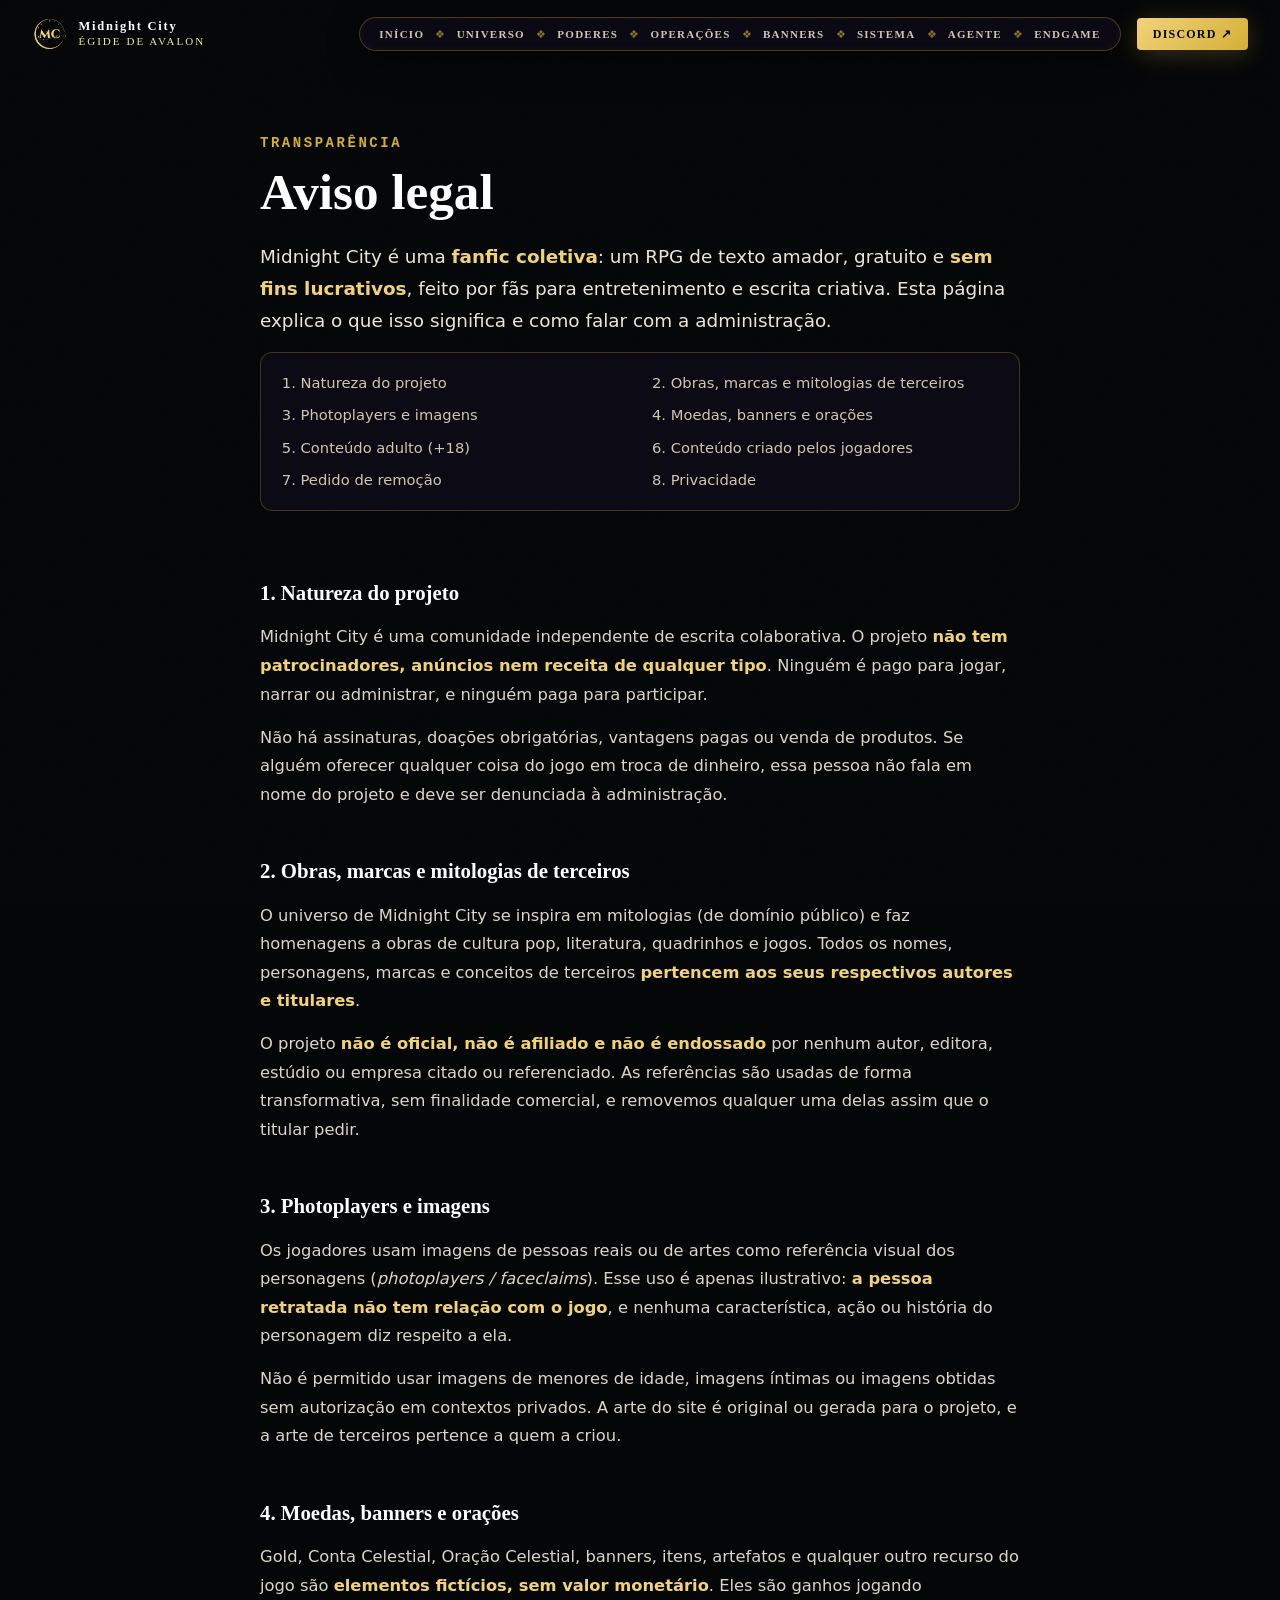
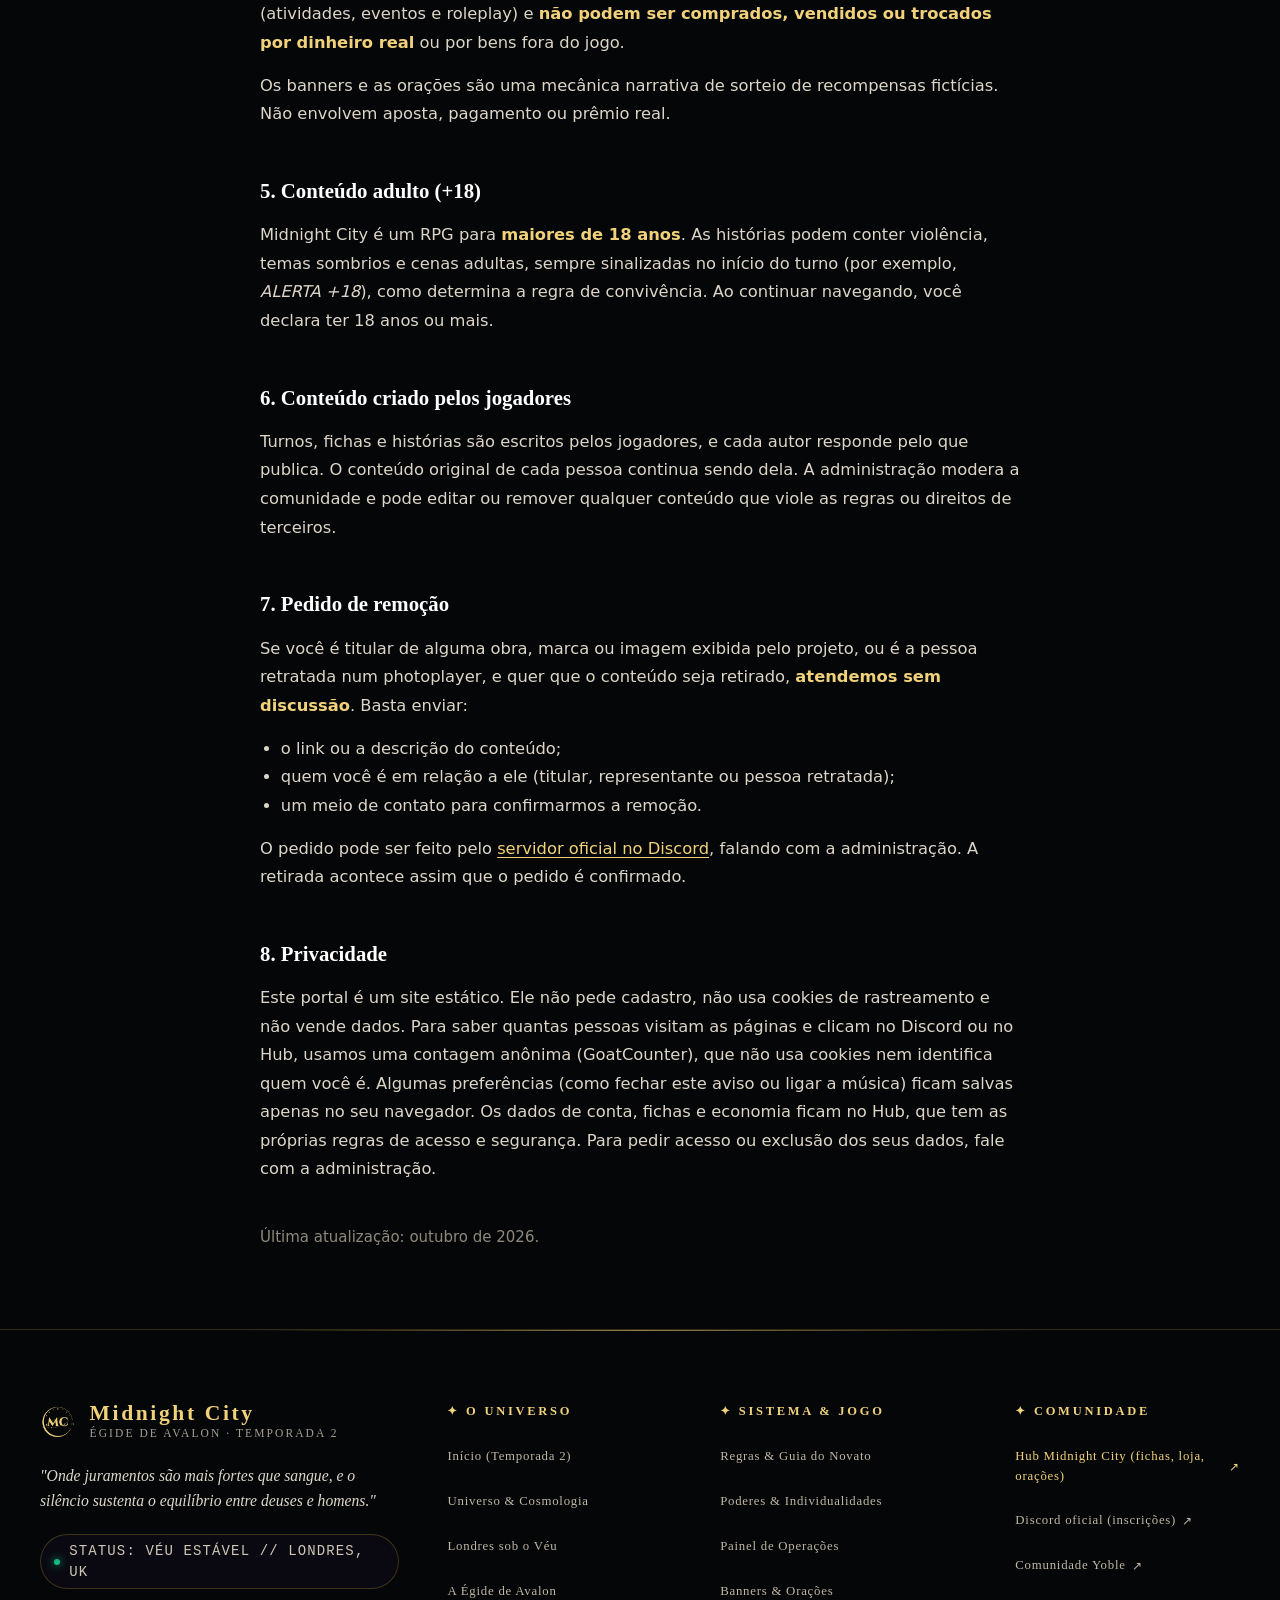
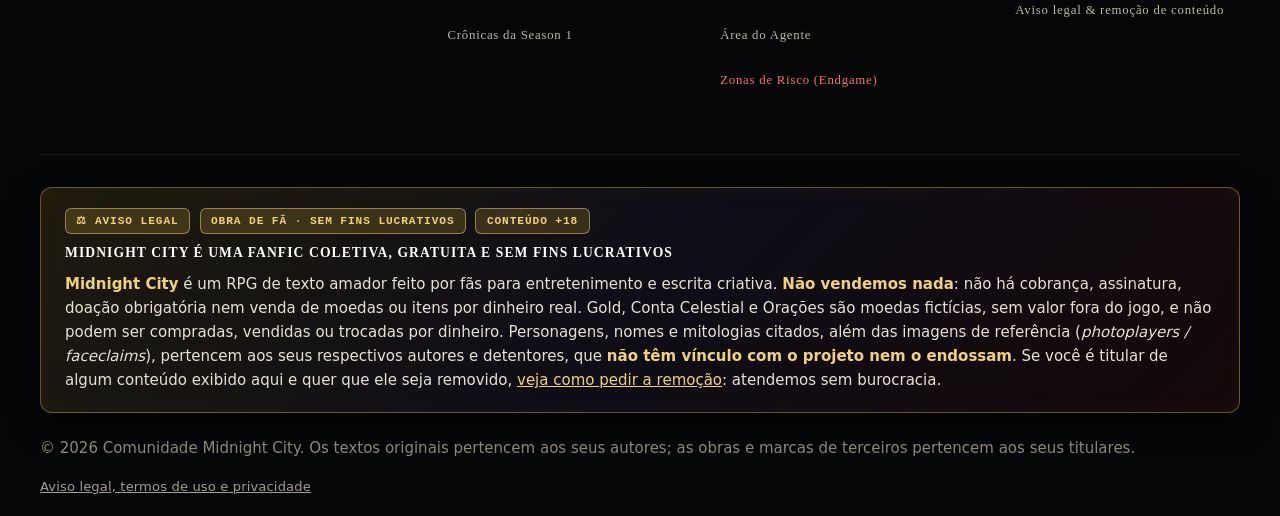
<file: aviso-legal.html>
<!DOCTYPE html>
<html lang="pt-BR" class="dark">
<head>
  <meta charset="UTF-8">
  <meta name="viewport" content="width=device-width, initial-scale=1.0, viewport-fit=cover">
  <meta http-equiv="Content-Security-Policy" content="default-src 'self'; script-src 'self' https://cdnjs.cloudflare.com https://cdn.jsdelivr.net https://gc.zgo.at; style-src 'self' 'unsafe-inline' https://fonts.googleapis.com https://cdn.jsdelivr.net; font-src 'self' data: https://fonts.gstatic.com https://cdn.jsdelivr.net; img-src 'self' data: blob: https:; media-src 'self' blob:; connect-src 'self' https://*.goatcounter.com; worker-src 'self' blob:; frame-src https://docs.google.com; object-src 'none'; base-uri 'self'; form-action 'none'">
  <meta name="referrer" content="strict-origin-when-cross-origin">
  <title>Aviso legal | Midnight City RPG</title>
  <meta name="description" content="Midnight City é uma fanfic coletiva, gratuita e sem fins lucrativos. Saiba como tratamos obras de terceiros, imagens, moedas fictícias e pedidos de remoção.">
  <link rel="canonical" href="https://thearchitects-sys.github.io/midnight-city/aviso-legal.html">
  <meta property="og:title" content="Aviso legal | Midnight City RPG">
  <meta property="og:description" content="Midnight City é uma fanfic coletiva, gratuita e sem fins lucrativos. Saiba como tratamos obras de terceiros, imagens, moedas fictícias e pedidos de remoção.">
  <meta property="og:type" content="website">
  <meta property="og:site_name" content="Midnight City">
  <meta property="og:locale" content="pt_BR">
  <meta property="og:url" content="https://thearchitects-sys.github.io/midnight-city/aviso-legal.html">
  <meta property="og:image" content="https://thearchitects-sys.github.io/midnight-city/assets/neotheon-premium/home-londres-fallback.jpg">
  <meta name="twitter:card" content="summary_large_image">
  <meta name="twitter:image" content="https://thearchitects-sys.github.io/midnight-city/assets/neotheon-premium/home-londres-fallback.jpg">
  <meta name="robots" content="index,follow">
  <link rel="icon" type="image/png" sizes="32x32" href="assets/brand/favicon-32.png">
  <link rel="icon" type="image/x-icon" href="assets/brand/favicon.ico">
  <link rel="apple-touch-icon" href="assets/brand/apple-touch-icon.png">
  <meta name="theme-color" content="#050608">
  <link rel="preconnect" href="https://fonts.googleapis.com">
  <link rel="preconnect" href="https://fonts.gstatic.com" crossorigin>
  <link rel="stylesheet" href="styles.css">
  <link rel="stylesheet" href="mobile.css">
  <style>
    .legal-page{padding:8.5rem 1.25rem 4rem}
    .legal-wrap{max-width:760px;margin:0 auto;font-family:'Plus Jakarta Sans',system-ui,sans-serif;color:#ddd6c8;font-size:1.02rem;line-height:1.75}
    .legal-kicker{font:700 .72rem/1 'JetBrains Mono',monospace;letter-spacing:.18em;text-transform:uppercase;color:#d4af37;margin-bottom:.9rem}
    .legal-wrap h1{font-family:'Cinzel',serif;font-weight:800;font-size:clamp(2.2rem,5vw,3.2rem);color:#fff;line-height:1.1;margin-bottom:1.25rem}
    .legal-lead{font-size:1.15rem;color:#ece6da;margin-bottom:2rem}
    .legal-wrap strong{color:#f1d27a;font-weight:700}
    .legal-wrap a{color:#f1d27a;text-decoration:underline;text-underline-offset:3px}
    .legal-toc{display:grid;grid-template-columns:repeat(auto-fit,minmax(240px,1fr));gap:.4rem 1.5rem;padding:1.1rem 1.3rem;border:1px solid rgba(212,175,55,.25);border-radius:12px;background:rgba(15,14,26,.7);margin-bottom:2.5rem;font-size:.92rem}
    .legal-toc a{text-decoration:none;color:#cfc7b4}.legal-toc a:hover{color:#f1d27a}
    .legal-wrap section{padding-top:1.5rem;margin-bottom:1.25rem;scroll-margin-top:6rem}
    .legal-wrap h2{font-family:'Cinzel',serif;font-weight:700;font-size:1.3rem;color:#fff;margin-bottom:.75rem}
    .legal-wrap p{margin-bottom:.9rem}
    .legal-wrap ul{list-style:disc;padding-left:1.3rem;margin-bottom:.9rem}
    .legal-updated{margin-top:2.5rem;font-size:.85rem;color:#8f887c}
  </style>
  <!-- Tailwind compilado (antes vinha do CDN, injetado no fim do head) -->
  <link rel="stylesheet" href="tailwind.css">
</head>
<body data-page="legal" class="bg-[#050608] text-[#e2ded6] min-h-screen relative antialiased">
  <header class="santioni-header">
    <a href="index.html" class="brand-badge">
      <div class="brand-crest brand-crest--logo"><img src="assets/brand/mc-logo-128.png" alt="" width="44" height="44"></div>
      <div class="brand-text">
        <span class="brand-name">Midnight City</span>
        <span class="brand-sub">Égide de Avalon</span>
      </div>
    </a>

    <div class="flex items-center gap-3 sm:gap-4">
      <nav class="santioni-nav-pill" aria-label="Navegação Principal">
        <a href="index.html" >INÍCIO</a>
        <span class="pill-ornament">❖</span>
        <a href="universo.html" >UNIVERSO</a>
        <span class="pill-ornament">❖</span>
        <a href="poderes.html" >PODERES</a>
        <span class="pill-ornament">❖</span>
        <a href="operacoes.html" >OPERAÇÕES</a>
        <span class="pill-ornament">❖</span>
        <a href="banners.html" class="hover:text-[#f1d27a]">BANNERS</a>
        <span class="pill-ornament">❖</span>
        <a href="sistema.html" >SISTEMA</a>
        <span class="pill-ornament">❖</span>
        <a href="agente.html" >AGENTE</a>
        <span class="pill-ornament">❖</span>
        <a href="endgame.html" class="text-red-400 hover:text-red-300">ENDGAME</a>
      </nav>

      <a href="https://discord.gg/RjVKryxCu" target="_blank" rel="noopener noreferrer" class="hidden sm:inline-flex btn-gold px-4 py-2 rounded text-xs tracking-widest font-bold">
        DISCORD ↗
      </a>

      <button id="mobile-menu-btn" class="lg:hidden text-[#cfc7b4] hover:text-white p-1 text-2xl font-mono-code focus:outline-none" aria-label="Abrir menu mobile">
        ☰
      </button>
    </div>
  </header>

    <!-- Mobile Drawer Menu -->
  <div id="mobile-menu" class="hidden lg:hidden fixed top-20 left-0 w-full z-50 bg-[#050608]/98 border-b border-[#d4af37]/20 px-6 py-6 space-y-3 text-xs font-cinzel uppercase tracking-widest backdrop-blur-xl">
    <a href="index.html" class="block py-2 text-[#cfc7b4] hover:text-white">Início</a>
    <a href="universo.html" class="block py-2 text-[#cfc7b4] hover:text-white">Universo & Cosmologia</a>
    <a href="poderes.html" class="block py-2 text-[#cfc7b4] hover:text-white">Poderes & Individualidades</a>
    <a href="operacoes.html" class="block py-2 text-[#cfc7b4] hover:text-white">❖ Operações (Missões)</a>
    <a href="banners.html" class="block py-2 text-[#cfc7b4] hover:text-white">✦ Banners Míticos</a>
    <a href="operacoes.html?view=novato" class="block py-2 text-[#cfc7b4] hover:text-[#f1d27a]">◈ Novato Premium</a>
    <a href="sistema.html" class="block py-2 text-[#cfc7b4] hover:text-white">Sistema & Guias</a>
    <a href="agente.html" class="block py-2 text-[#cfc7b4] hover:text-white">Área do Agente & Fichas</a>
    <a href="endgame.html" class="block py-2 text-red-400 hover:text-red-300">Endgame (Zonas de Risco)</a>
    <div class="pt-4 border-t border-white/10 flex flex-col gap-3">
      <a href="https://discord.gg/RjVKryxCu" target="_blank" rel="noopener noreferrer" class="btn-gold text-center py-3 rounded">ENTRAR NO DISCORD</a>
      <a href="https://midnight-city.cloud/dashboard" target="_blank" rel="noopener noreferrer" class="btn-secondary-gold text-center py-2.5 rounded">ABRIR O HUB</a>
      <a href="https://yoble.us/Community/309183" target="_blank" rel="noopener noreferrer" class="btn-secondary-gold text-center py-2.5 rounded">COMUNIDADE YOBLE</a>
    </div>
  </div>

  <main class="legal-page">
    <div class="legal-wrap">
      <p class="legal-kicker">Transparência</p>
      <h1>Aviso legal</h1>
      <p class="legal-lead">Midnight City é uma <strong>fanfic coletiva</strong>: um RPG de texto amador, gratuito e <strong>sem fins lucrativos</strong>, feito por fãs para entretenimento e escrita criativa. Esta página explica o que isso significa e como falar com a administração.</p>

      <nav class="legal-toc" aria-label="Nesta página">
        <a href="#natureza">1. Natureza do projeto</a>
        <a href="#terceiros">2. Obras, marcas e mitologias de terceiros</a>
        <a href="#imagens">3. Photoplayers e imagens</a>
        <a href="#economia">4. Moedas, banners e orações</a>
        <a href="#adulto">5. Conteúdo adulto (+18)</a>
        <a href="#jogadores">6. Conteúdo criado pelos jogadores</a>
        <a href="#remocao">7. Pedido de remoção</a>
        <a href="#privacidade">8. Privacidade</a>
      </nav>

      <section id="natureza">
        <h2>1. Natureza do projeto</h2>
        <p>Midnight City é uma comunidade independente de escrita colaborativa. O projeto <strong>não tem patrocinadores, anúncios nem receita de qualquer tipo</strong>. Ninguém é pago para jogar, narrar ou administrar, e ninguém paga para participar.</p>
        <p>Não há assinaturas, doações obrigatórias, vantagens pagas ou venda de produtos. Se alguém oferecer qualquer coisa do jogo em troca de dinheiro, essa pessoa não fala em nome do projeto e deve ser denunciada à administração.</p>
      </section>

      <section id="terceiros">
        <h2>2. Obras, marcas e mitologias de terceiros</h2>
        <p>O universo de Midnight City se inspira em mitologias (de domínio público) e faz homenagens a obras de cultura pop, literatura, quadrinhos e jogos. Todos os nomes, personagens, marcas e conceitos de terceiros <strong>pertencem aos seus respectivos autores e titulares</strong>.</p>
        <p>O projeto <strong>não é oficial, não é afiliado e não é endossado</strong> por nenhum autor, editora, estúdio ou empresa citado ou referenciado. As referências são usadas de forma transformativa, sem finalidade comercial, e removemos qualquer uma delas assim que o titular pedir.</p>
      </section>

      <section id="imagens">
        <h2>3. Photoplayers e imagens</h2>
        <p>Os jogadores usam imagens de pessoas reais ou de artes como referência visual dos personagens (<em>photoplayers / faceclaims</em>). Esse uso é apenas ilustrativo: <strong>a pessoa retratada não tem relação com o jogo</strong>, e nenhuma característica, ação ou história do personagem diz respeito a ela.</p>
        <p>Não é permitido usar imagens de menores de idade, imagens íntimas ou imagens obtidas sem autorização em contextos privados. A arte do site é original ou gerada para o projeto, e a arte de terceiros pertence a quem a criou.</p>
      </section>

      <section id="economia">
        <h2>4. Moedas, banners e orações</h2>
        <p>Gold, Conta Celestial, Oração Celestial, banners, itens, artefatos e qualquer outro recurso do jogo são <strong>elementos fictícios, sem valor monetário</strong>. Eles são ganhos jogando (atividades, eventos e roleplay) e <strong>não podem ser comprados, vendidos ou trocados por dinheiro real</strong> ou por bens fora do jogo.</p>
        <p>Os banners e as orações são uma mecânica narrativa de sorteio de recompensas fictícias. Não envolvem aposta, pagamento ou prêmio real.</p>
      </section>

      <section id="adulto">
        <h2>5. Conteúdo adulto (+18)</h2>
        <p>Midnight City é um RPG para <strong>maiores de 18 anos</strong>. As histórias podem conter violência, temas sombrios e cenas adultas, sempre sinalizadas no início do turno (por exemplo, <em>ALERTA +18</em>), como determina a regra de convivência. Ao continuar navegando, você declara ter 18 anos ou mais.</p>
      </section>

      <section id="jogadores">
        <h2>6. Conteúdo criado pelos jogadores</h2>
        <p>Turnos, fichas e histórias são escritos pelos jogadores, e cada autor responde pelo que publica. O conteúdo original de cada pessoa continua sendo dela. A administração modera a comunidade e pode editar ou remover qualquer conteúdo que viole as regras ou direitos de terceiros.</p>
      </section>

      <section id="remocao">
        <h2>7. Pedido de remoção</h2>
        <p>Se você é titular de alguma obra, marca ou imagem exibida pelo projeto, ou é a pessoa retratada num photoplayer, e quer que o conteúdo seja retirado, <strong>atendemos sem discussão</strong>. Basta enviar:</p>
        <ul>
          <li>o link ou a descrição do conteúdo;</li>
          <li>quem você é em relação a ele (titular, representante ou pessoa retratada);</li>
          <li>um meio de contato para confirmarmos a remoção.</li>
        </ul>
        <p>O pedido pode ser feito pelo <a href="https://discord.gg/RjVKryxCu" target="_blank" rel="noopener noreferrer">servidor oficial no Discord</a>, falando com a administração. A retirada acontece assim que o pedido é confirmado.</p>
      </section>

      <section id="privacidade">
        <h2>8. Privacidade</h2>
        <p>Este portal é um site estático. Ele não pede cadastro, não usa cookies de rastreamento e não vende dados. Para saber quantas pessoas visitam as páginas e clicam no Discord ou no Hub, usamos uma contagem anônima (GoatCounter), que não usa cookies nem identifica quem você é. Algumas preferências (como fechar este aviso ou ligar a música) ficam salvas apenas no seu navegador. Os dados de conta, fichas e economia ficam no Hub, que tem as próprias regras de acesso e segurança. Para pedir acesso ou exclusão dos seus dados, fale com a administração.</p>
      </section>

      <p class="legal-updated">Última atualização: outubro de 2026.</p>
    </div>
  </main>
  <footer class="neotheon-global-footer">
    <div class="footer-container">
      <!-- Top Grid: Brand & Lore + 3 Navigation Columns -->
      <div class="footer-grid">
        <div class="footer-brand-col">
          <div class="footer-brand-badge">
            <div class="brand-crest brand-crest--logo"><img src="assets/brand/mc-logo-128.png" alt="" width="44" height="44"></div>
            <div class="footer-brand-info">
              <span class="footer-brand-title">Midnight City</span>
              <span class="footer-brand-sub">Égide de Avalon · Temporada 2</span>
            </div>
          </div>
          <p class="footer-lore-quote">
            "Onde juramentos são mais fortes que sangue, e o silêncio sustenta o equilíbrio entre deuses e homens."
          </p>
          <div class="footer-status-pill">
            <span class="status-pulse-dot"></span>
            <span class="status-text">STATUS: VÉU ESTÁVEL // LONDRES, UK</span>
          </div>
        </div>

        <div class="footer-nav-col">
          <h4 class="footer-nav-heading">✦ O Universo</h4>
          <ul class="footer-links-list">
            <li><a href="index.html" class="footer-nav-link">Início (Temporada 2)</a></li>
            <li><a href="universo.html" class="footer-nav-link">Universo & Cosmologia</a></li>
            <li><a href="universo.html#londres" class="footer-nav-link">Londres sob o Véu</a></li>
            <li><a href="universo.html#egide" class="footer-nav-link">A Égide de Avalon</a></li>
            <li><a href="universo.html#season1" class="footer-nav-link">Crônicas da Season 1</a></li>
          </ul>
        </div>

        <div class="footer-nav-col">
          <h4 class="footer-nav-heading">✦ Sistema & Jogo</h4>
          <ul class="footer-links-list">
            <li><a href="sistema.html" class="footer-nav-link">Regras & Guia do Novato</a></li>
            <li><a href="poderes.html" class="footer-nav-link">Poderes & Individualidades</a></li>
            <li><a href="operacoes.html" class="footer-nav-link">Painel de Operações</a></li>
            <li><a href="banners.html" class="footer-nav-link">Banners & Orações</a></li>
            <li><a href="agente.html" class="footer-nav-link">Área do Agente</a></li>
            <li><a href="endgame.html" class="footer-nav-link text-red-400 hover:text-red-300">Zonas de Risco (Endgame)</a></li>
          </ul>
        </div>

        <div class="footer-nav-col">
          <h4 class="footer-nav-heading">✦ Comunidade</h4>
          <ul class="footer-links-list">
            <li><a href="https://midnight-city.cloud/dashboard" target="_blank" rel="noopener noreferrer" class="footer-nav-link flex items-center gap-1.5 text-[#f1d27a] hover:text-white"><span>Hub Midnight City (fichas, loja, orações)</span><span class="text-xs">↗</span></a></li>
            <li><a href="https://discord.gg/RjVKryxCu" target="_blank" rel="noopener noreferrer" class="footer-nav-link flex items-center gap-1.5 hover:text-white"><span>Discord oficial (inscrições)</span><span class="text-xs">↗</span></a></li>
            <li><a href="https://yoble.us/Community/309183" target="_blank" rel="noopener noreferrer" class="footer-nav-link flex items-center gap-1.5 hover:text-white"><span>Comunidade Yoble</span><span class="text-xs">↗</span></a></li>
            <li><a href="aviso-legal.html" class="footer-nav-link">Aviso legal & remoção de conteúdo</a></li>
          </ul>
        </div>
      </div>

      <!-- Aviso legal (alta visibilidade) -->
      <div class="footer-legal-callout" role="note" aria-label="Aviso legal">
        <div class="footer-legal-badge-row">
          <span class="footer-legal-pill">⚖ Aviso legal</span>
          <span class="footer-legal-pill">Obra de fã · sem fins lucrativos</span>
          <span class="footer-legal-pill">Conteúdo +18</span>
        </div>
        <div class="footer-legal-title">Midnight City é uma fanfic coletiva, gratuita e sem fins lucrativos</div>
        <p class="footer-legal-text">
          <strong>Midnight City</strong> é um RPG de texto amador feito por fãs para entretenimento e escrita criativa. <strong>Não vendemos nada</strong>: não há cobrança, assinatura, doação obrigatória nem venda de moedas ou itens por dinheiro real. Gold, Conta Celestial e Orações são moedas fictícias, sem valor fora do jogo, e não podem ser compradas, vendidas ou trocadas por dinheiro. Personagens, nomes e mitologias citados, além das imagens de referência (<em>photoplayers / faceclaims</em>), pertencem aos seus respectivos autores e detentores, que <strong>não têm vínculo com o projeto nem o endossam</strong>. Se você é titular de algum conteúdo exibido aqui e quer que ele seja removido, <a href="aviso-legal.html#remocao" class="text-[#f1d27a] underline hover:text-white">veja como pedir a remoção</a>: atendemos sem burocracia.
        </p>
      </div>

      <div class="footer-bottom-bar">
        <div class="footer-copyright">
          © 2026 Comunidade Midnight City. Os textos originais pertencem aos seus autores; as obras e marcas de terceiros pertencem aos seus titulares.
        </div>
        <div class="footer-disclaimer">
          <a href="aviso-legal.html" class="underline hover:text-white">Aviso legal, termos de uso e privacidade</a>
        </div>
      </div>
    </div>
  </footer>
  <script src="mobile.js" defer></script>
  <script src="analytics.js" defer></script>
</body>
</html>
</file>
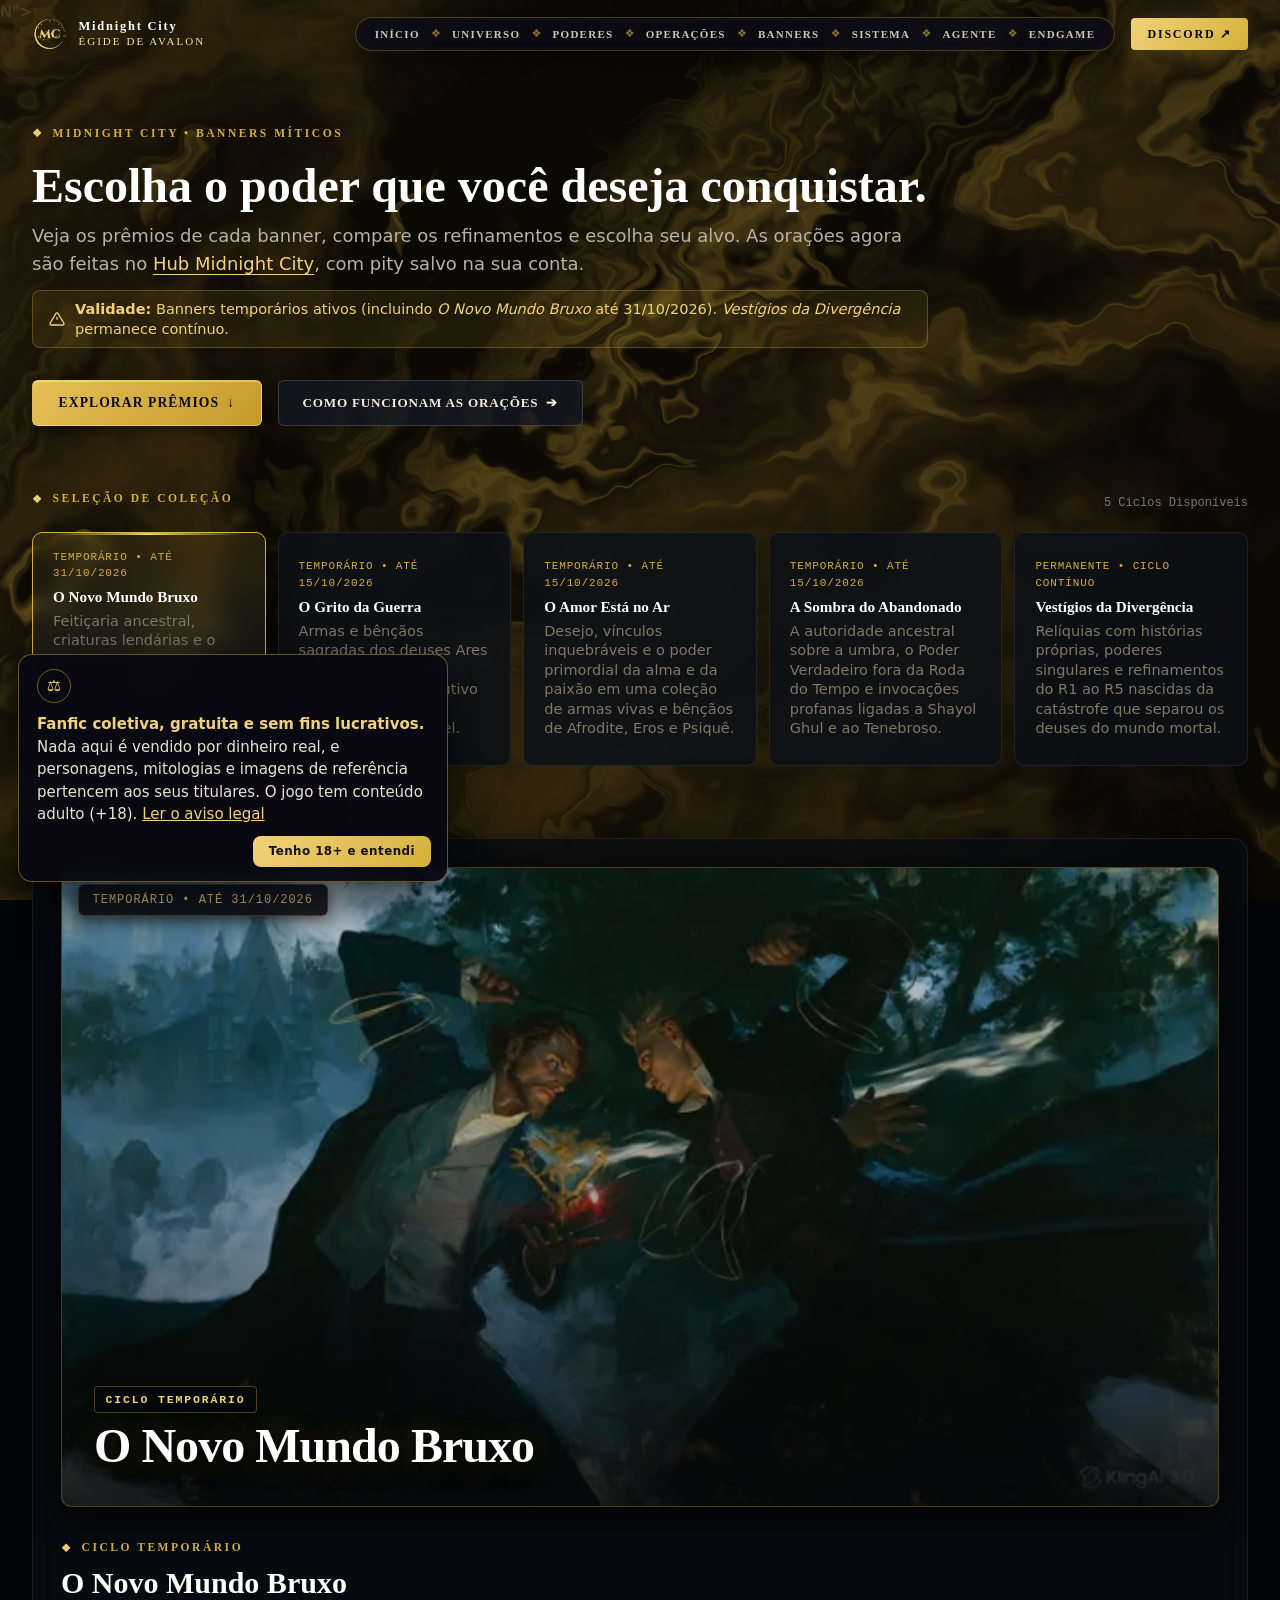
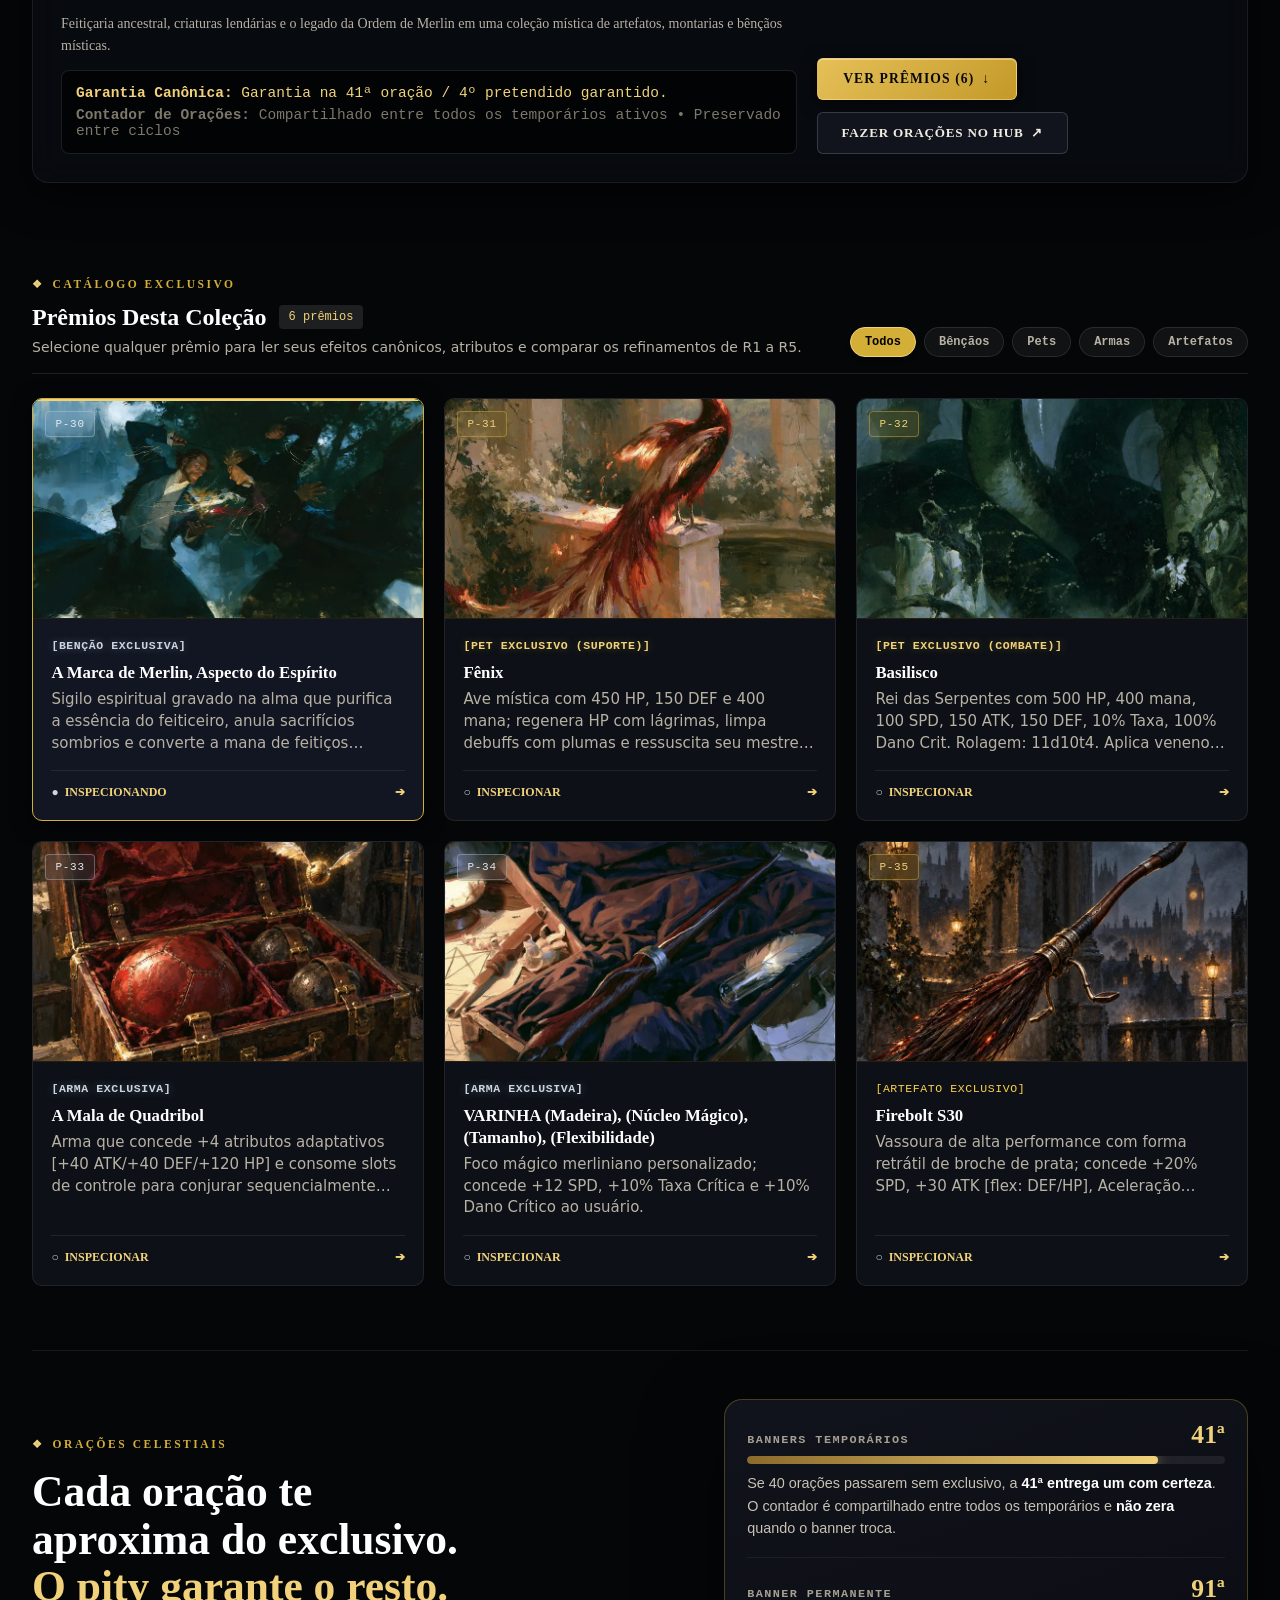
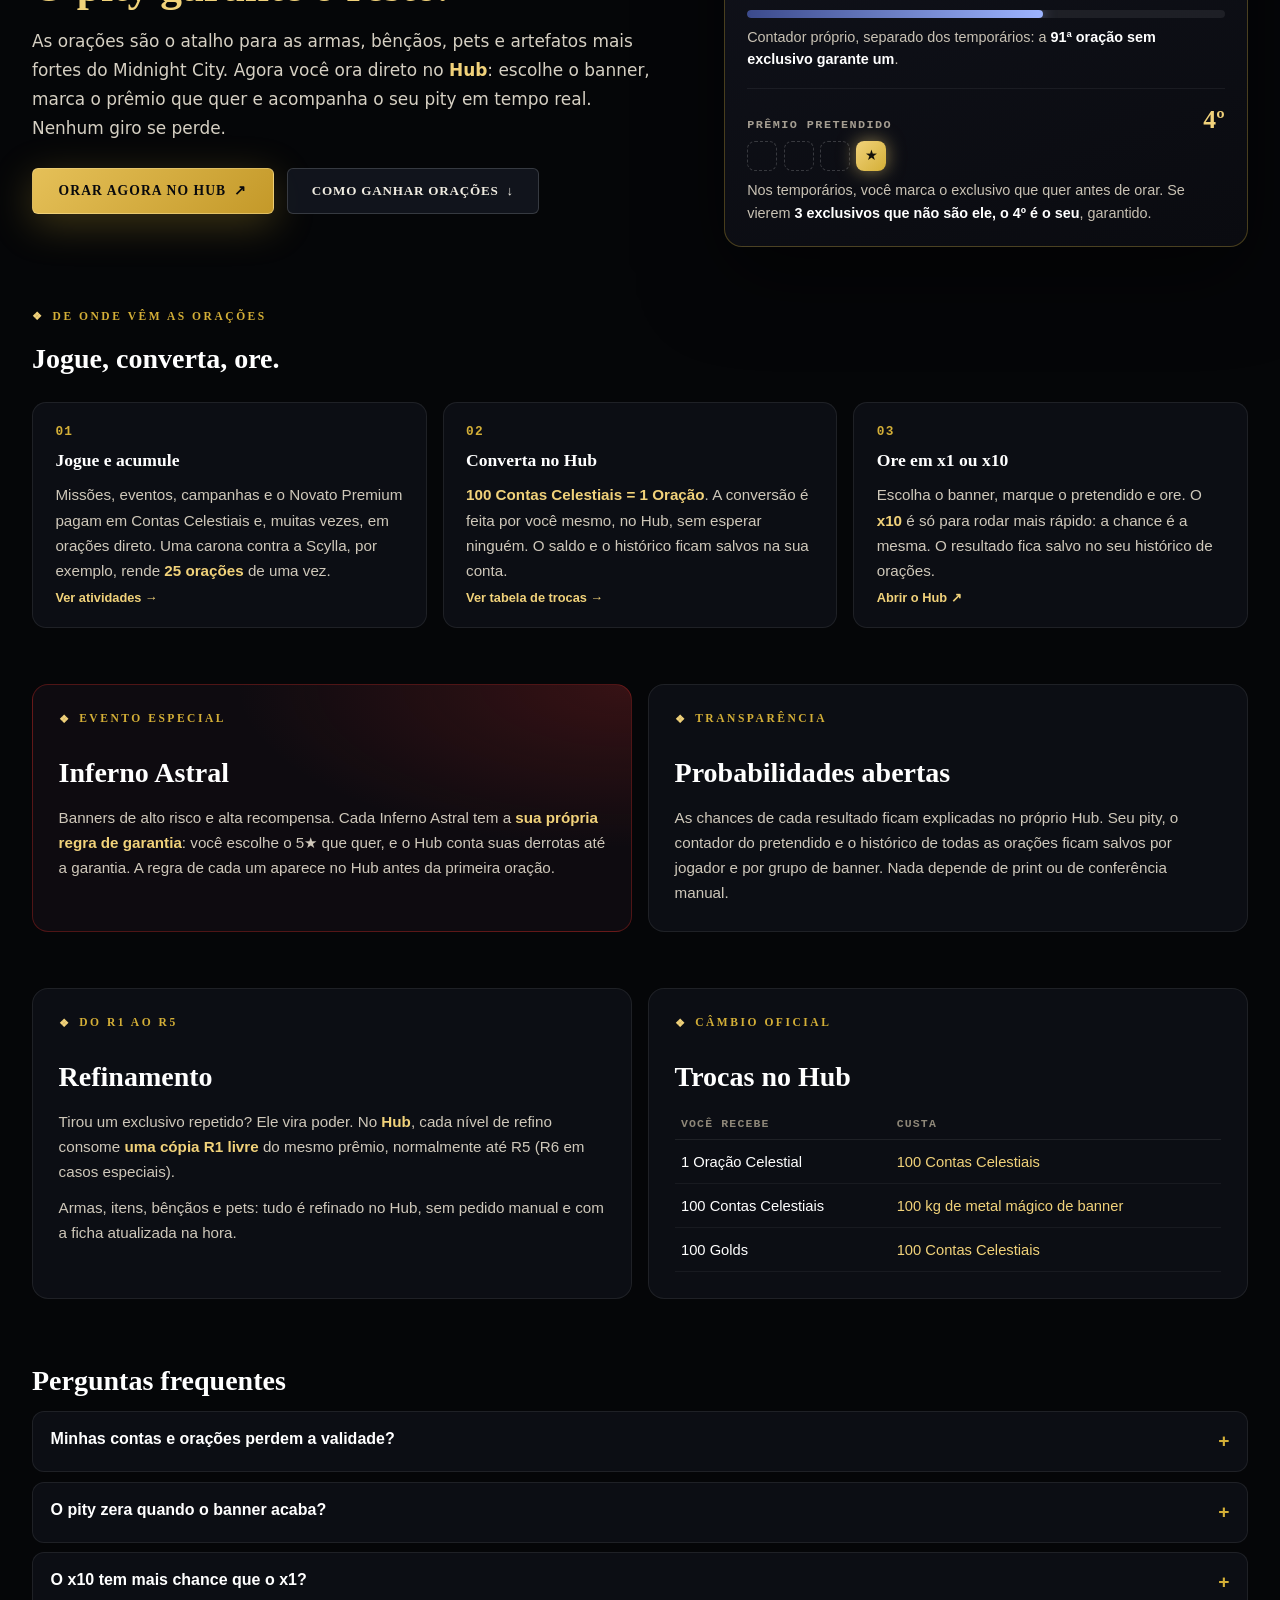
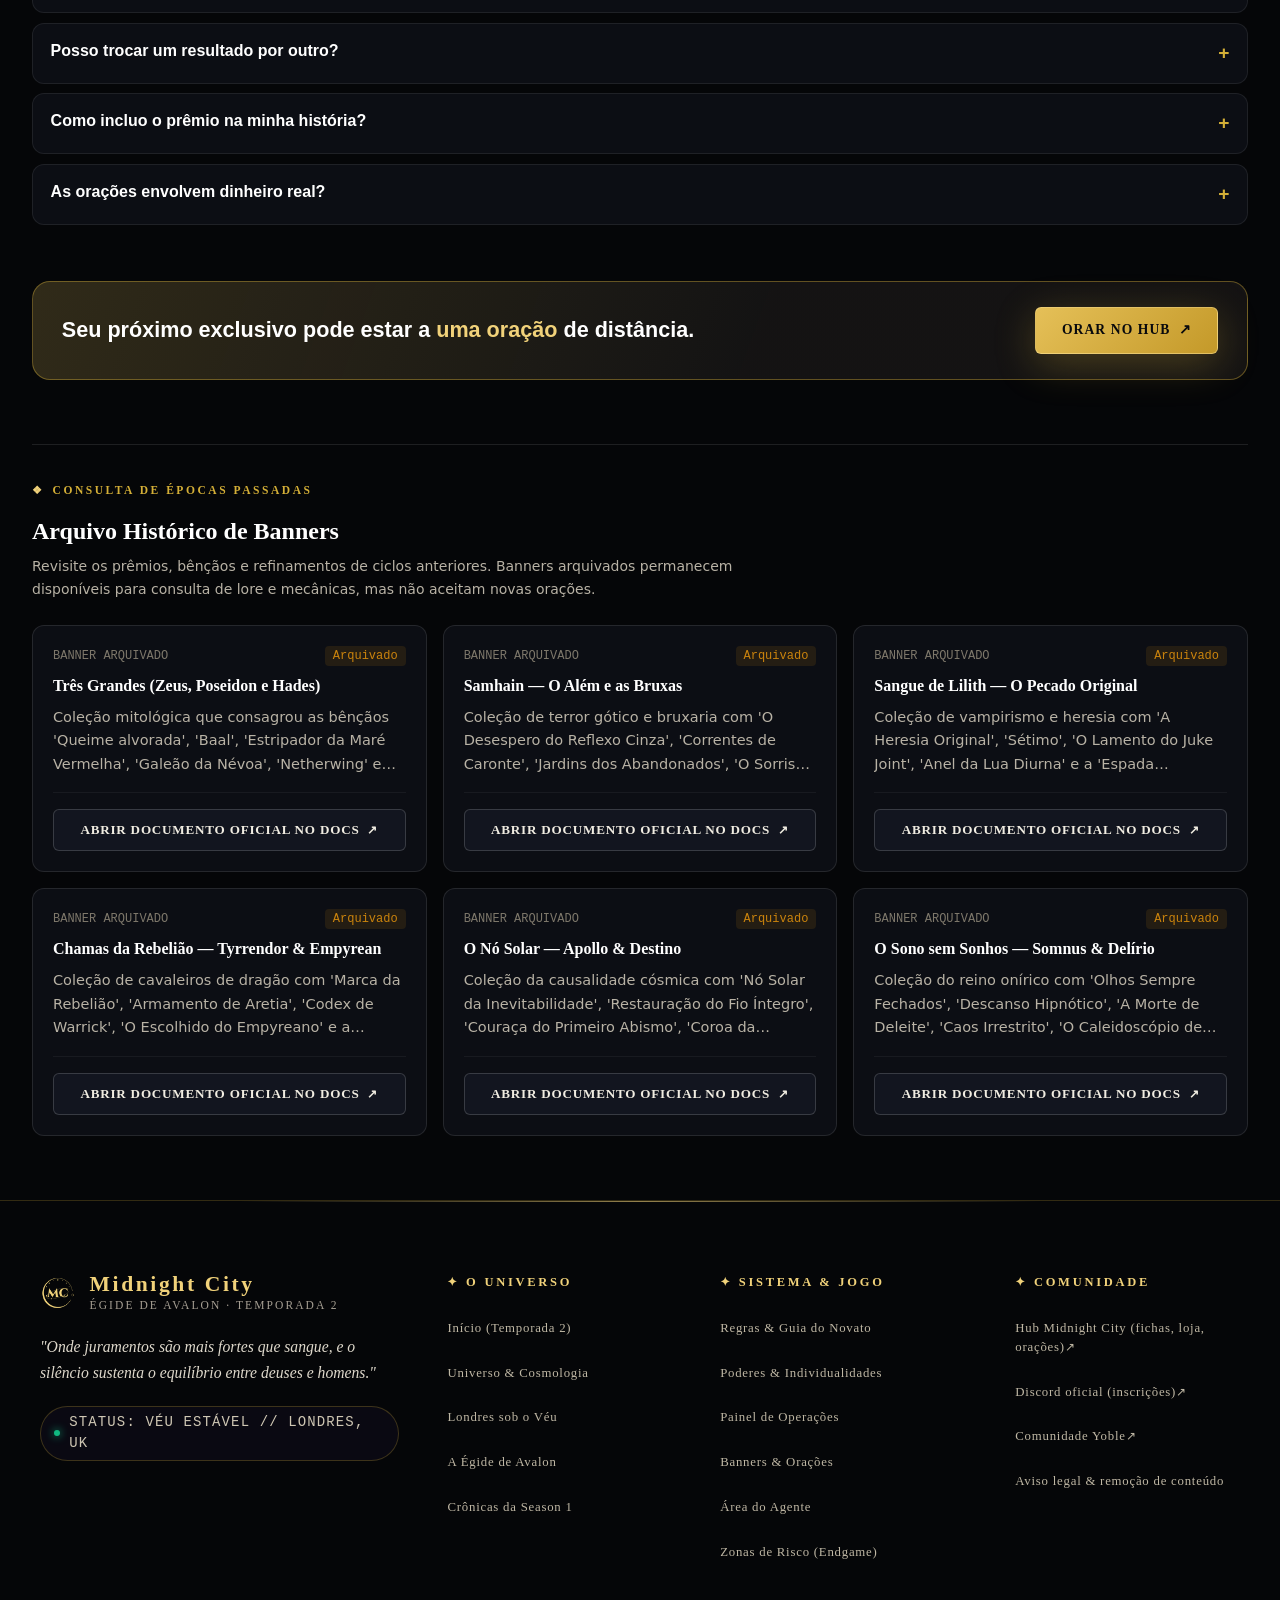
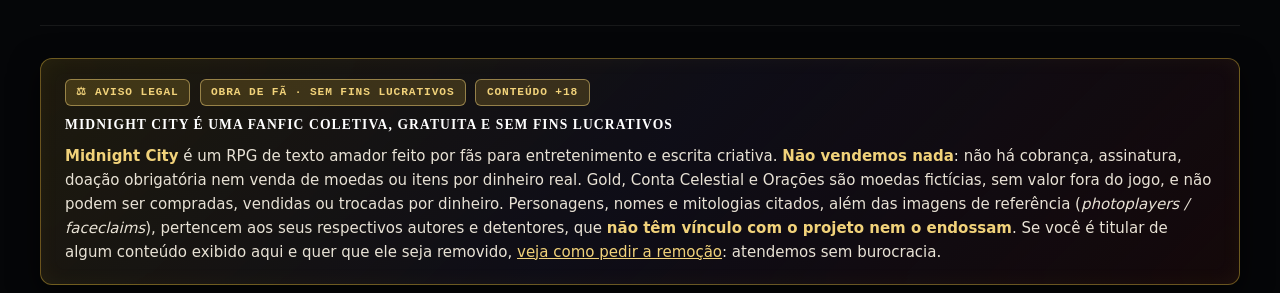
<file: banners.html>
<!DOCTYPE html>
<html lang="pt-BR" class="dark scroll-smooth">
<head>
  <meta charset="UTF-8">
  <meta name="viewport" content="width=device-width, initial-scale=1.0">
  <meta http-equiv="Content-Security-Policy" content="default-src 'self'; script-src 'self' https://cdnjs.cloudflare.com https://cdn.jsdelivr.net https://gc.zgo.at; style-src 'self' 'unsafe-inline' https://fonts.googleapis.com https://cdn.jsdelivr.net; font-src 'self' data: https://fonts.gstatic.com https://cdn.jsdelivr.net; img-src 'self' data: blob: https:; media-src 'self' blob:; connect-src 'self' https://*.goatcounter.com; worker-src 'self' blob:; frame-src https://docs.google.com; object-src 'none'; base-uri 'self'; form-action 'none'">
  <meta name="referrer" content="strict-origin-when-cross-origin">
  <title>BANNERS MÍTICOS — Midnight City | Égide de Avalon</title>
  <meta name="description" content="Veja os prêmios dos banners míticos de Midnight City, compare refinamentos de R1 a R5 e entenda o pity. As orações são feitas no Hub.">
  <link rel="canonical" href="https://thearchitects-sys.github.io/midnight-city/banners.html">
  <meta property="og:title" content="BANNERS MÍTICOS — Midnight City | Égide de Avalon">
  <meta property="og:description" content="Veja os prêmios dos banners míticos de Midnight City, compare refinamentos de R1 a R5 e entenda o pity. As orações são feitas no Hub.">
  <meta property="og:type" content="website">
  <meta property="og:site_name" content="Midnight City">
  <meta property="og:locale" content="pt_BR">
  <meta property="og:url" content="https://thearchitects-sys.github.io/midnight-city/banners.html">
  <meta property="og:image" content="https://thearchitects-sys.github.io/midnight-city/assets/neotheon-premium/banner-vestigios-fallback.jpg">
  <meta name="twitter:card" content="summary_large_image">
  <meta name="twitter:image" content="https://thearchitects-sys.github.io/midnight-city/assets/neotheon-premium/banner-vestigios-fallback.jpg">
  
  <!-- Favicon -->
  <link rel="icon" type="image/png" sizes="32x32" href="assets/brand/favicon-32.png">
  <link rel="icon" type="image/x-icon" href="assets/brand/favicon.ico">
  <link rel="apple-touch-icon" href="assets/brand/apple-touch-icon.png"><circle cx='50' cy='50' r='45' fill='%23050608' stroke='%23d4af37' stroke-width='4'/><text x='50' y='65' font-size='46' font-family='serif' fill='%23f1d27a' text-anchor='middle' font-weight='bold'>N</text></svg>">



  <!-- Google Fonts: Poppins -->
  <link rel="preconnect" href="https://fonts.googleapis.com">
  <link rel="preconnect" href="https://fonts.gstatic.com" crossorigin>
  <link href="https://fonts.googleapis.com/css2?family=Poppins:wght@600;700;800;900&display=swap" rel="stylesheet">

  <!-- Canonical Data Source & Styles -->
  <!-- Tailwind compilado: nesta página o CDN ficava antes do CSS do projeto -->
  <link rel="stylesheet" href="tailwind.css">
  <link rel="stylesheet" href="styles.css">
  <link rel="stylesheet" href="assets/neotheon-premium/integration/premium-media.css">
  <link rel="stylesheet" href="banners.css">
  <script src="content/operacoes/operacoes_data.js"></script>
  <script src="assets/atmosphere.js" defer></script>
  <script src="assets/neotheon-premium/integration/premium-media.js" defer></script>
  <script src="banners.js" defer></script>
  <link rel="stylesheet" href="mobile.css">
</head>
<body class="bg-[#050608] text-[#f0ece1] min-h-screen flex flex-col font-sans relative antialiased selection:bg-[#d4af37]/30 selection:text-[#f1d27a]">

  <!-- Dynamic WebGL Volumetric Mist Canvas (Atmosfera da Égide) -->
  <canvas id="fog-canvas"></canvas>

    <!-- ── GLOBAL HEADER ── -->
  <header class="santioni-header">
    <a href="index.html" class="brand-badge">
      <div class="brand-crest brand-crest--logo"><img src="assets/brand/mc-logo-128.png" alt="" width="44" height="44"></div>
      <div class="brand-text">
        <span class="brand-name">Midnight City</span>
        <span class="brand-sub">Égide de Avalon</span>
      </div>
    </a>

    <div class="flex items-center gap-3 sm:gap-4">
      <nav class="santioni-nav-pill" aria-label="Navegação Principal">
        <a href="index.html" >INÍCIO</a>
        <span class="pill-ornament">❖</span>
        <a href="universo.html" >UNIVERSO</a>
        <span class="pill-ornament">❖</span>
        <a href="poderes.html" >PODERES</a>
        <span class="pill-ornament">❖</span>
        <a href="operacoes.html" >OPERAÇÕES</a>
        <span class="pill-ornament">❖</span>
        <a href="banners.html" class="active text-[#f1d27a]">BANNERS</a>
        <span class="pill-ornament">❖</span>
        <a href="sistema.html" >SISTEMA</a>
        <span class="pill-ornament">❖</span>
        <a href="agente.html" >AGENTE</a>
        <span class="pill-ornament">❖</span>
        <a href="endgame.html" class="text-red-400 hover:text-red-300">ENDGAME</a>
      </nav>

      <a href="https://discord.gg/RjVKryxCu" target="_blank" rel="noopener noreferrer" class="hidden sm:inline-flex btn-gold px-4 py-2 rounded text-xs tracking-widest font-bold">
        DISCORD ↗
      </a>

      <button id="mobile-menu-btn" class="lg:hidden text-[#cfc7b4] hover:text-white p-1 text-2xl font-mono-code focus:outline-none" aria-label="Abrir menu mobile">
        ☰
      </button>
    </div>
  </header>

  <!-- Mobile Drawer Menu -->
  <div id="mobile-menu" class="hidden lg:hidden fixed top-20 left-0 w-full z-50 bg-[#050608]/98 border-b border-[#d4af37]/20 px-6 py-6 space-y-3 text-xs font-cinzel uppercase tracking-widest backdrop-blur-xl">
    <a href="index.html" class="block py-2 text-[#cfc7b4] hover:text-white">Início</a>
    <a href="universo.html" class="block py-2 text-[#cfc7b4] hover:text-white">Universo & Cosmologia</a>
    <a href="poderes.html" class="block py-2 text-[#cfc7b4] hover:text-white">Poderes & Individualidades</a>
    <a href="operacoes.html" class="block py-2 text-[#cfc7b4] hover:text-white">❖ Operações (Missões)</a>
    <a href="banners.html" class="block py-2 text-[#f1d27a] font-bold">✦ Banners Míticos</a>
    <a href="operacoes.html?view=novato" class="block py-2 text-[#cfc7b4] hover:text-[#f1d27a]">◈ Novato Premium</a>
    <a href="sistema.html" class="block py-2 text-[#cfc7b4] hover:text-white">Sistema & Guias</a>
    <a href="agente.html" class="block py-2 text-[#cfc7b4] hover:text-white">Área do Agente & Fichas</a>
    <a href="endgame.html" class="block py-2 text-red-400 hover:text-red-300">Endgame (Zonas de Risco)</a>
    <div class="pt-4 border-t border-white/10 flex flex-col gap-3">
      <a href="https://discord.gg/RjVKryxCu" target="_blank" rel="noopener noreferrer" class="btn-gold text-center py-3 rounded">ENTRAR NO DISCORD</a>
      <a href="https://midnight-city.cloud/dashboard" target="_blank" rel="noopener noreferrer" class="btn-secondary-gold text-center py-2.5 rounded">ABRIR O HUB</a>
      <a href="https://yoble.us/Community/309183" target="_blank" rel="noopener noreferrer" class="btn-secondary-gold text-center py-2.5 rounded">COMUNIDADE YOBLE</a>
    </div>
  </div>

  <!-- ── MAIN CONTENT ── -->
  <main class="flex-grow max-w-7xl w-full mx-auto px-4 sm:px-6 lg:px-8 pt-24 pb-16 space-y-16 relative z-10">

    <!-- ── 1. B1. ABERTURA ── -->
    <section id="banner-hero-section" class="space-y-6">
      <div class="space-y-3 max-w-4xl">
        <span class="banner-eyebrow">Midnight City • BANNERS MÍTICOS</span>
        <h1 class="font-cinzel text-3xl sm:text-4xl lg:text-5xl font-black text-white leading-tight">
          Escolha o poder que você deseja conquistar.
        </h1>
        <p class="text-base sm:text-lg text-[#b8b2a5] leading-relaxed">
          Veja os prêmios de cada banner, compare os refinamentos e escolha seu alvo. As orações agora são feitas no <a href="https://midnight-city.cloud/dashboard" target="_blank" rel="noopener noreferrer" class="text-[#f1d27a] underline underline-offset-4 hover:text-white">Hub Midnight City</a>, com pity salvo na sua conta.
        </p>

        <!-- Deadline Notice Bar -->
        <div class="inline-flex items-center gap-2.5 px-4 py-2 bg-[#d4af37]/10 border border-[#d4af37]/30 rounded-lg text-xs sm:text-sm text-[#f1d27a]">
          <svg class="w-4 h-4 text-[#f1d27a] shrink-0" viewBox="0 0 24 24" fill="none" stroke="currentColor" stroke-width="2"><path d="M10.29 3.86L1.82 18a2 2 0 0 0 1.71 3h16.94a2 2 0 0 0 1.71-3L13.71 3.86a2 2 0 0 0-3.42 0z"/><line x1="12" y1="9" x2="12" y2="13"/><line x1="12" y1="17" x2="12.01" y2="17"/></svg>
          <span><strong>Validade:</strong> Banners temporários ativos (incluindo <em>O Novo Mundo Bruxo</em> até 31/10/2026). <em>Vestígios da Divergência</em> permanece contínuo.</span>
        </div>
      </div>

      <!-- Quick Action Buttons -->
      <div class="flex flex-wrap gap-4 pt-2">
        <a href="#prizes-catalog-section" class="btn-gold-primary">
          <span>Explorar Prêmios</span>
          <span>↓</span>
        </a>
        <a href="#how-to-participate-section" class="btn-gold-secondary">
          <span>Como funcionam as orações</span>
          <span>➔</span>
        </a>
      </div>
    </section>

    <!-- ── 2. B2. SELETOR DE BANNERS (5 COLEÇÕES ATIVAS) ── -->
    <section class="space-y-4">
      <div class="flex items-center justify-between">
        <span class="banner-eyebrow mb-0">SELEÇÃO DE COLEÇÃO</span>
        <span class="text-xs font-mono text-[#7e786b]">5 Ciclos Disponíveis</span>
      </div>

      <div id="banner-tabs-container" class="collection-tabs-bar" role="tablist" aria-label="Seletor de Banners">
        <!-- Rendered dynamically by banners.js -->
      </div>
    </section>

    <!-- ── 3. B3. APRESENTAÇÃO DO BANNER SELECIONADO (SHOWCASE) ── -->
    <section id="banner-showcase-section" class="space-y-4">
      <div id="banner-showcase-mount">
        <!-- Rendered dynamically by banners.js -->
      </div>
    </section>

    <!-- ── 4. B4. CATÁLOGO DE PRÊMIOS DA COLEÇÃO ── -->
    <section id="prizes-catalog-section" class="space-y-6 pt-6">
      <div class="flex flex-col sm:flex-row sm:items-end justify-between gap-4 border-b border-white/10 pb-4">
        <div>
          <span class="banner-eyebrow">CATÁLOGO EXCLUSIVO</span>
          <h2 class="font-cinzel text-2xl font-bold text-white flex items-center gap-3">
            <span>Prêmios Desta Coleção</span>
            <span id="prizes-count-badge" class="text-xs font-mono font-normal bg-white/10 px-2.5 py-1 rounded text-[#f1d27a]">
              <!-- Populated by JS -->
            </span>
          </h2>
          <p class="text-sm text-[#b8b2a5] mt-1">
            Selecione qualquer prêmio para ler seus efeitos canônicos, atributos e comparar os refinamentos de R1 a R5.
          </p>
        </div>

        <!-- Filter Chips -->
        <div class="flex flex-wrap items-center gap-2" id="prize-filter-chips">
          <button class="px-3.5 py-1.5 rounded-full text-xs font-mono font-bold bg-[#d4af37] text-black shadow-sm" data-filter-nature="all">
            Todos
          </button>
          <button class="px-3.5 py-1.5 rounded-full text-xs font-mono font-bold bg-white/5 text-[#b8b2a5] border border-white/10 hover:bg-white/10 hover:text-white transition" data-filter-nature="bencao">
            Bênçãos
          </button>
          <button class="px-3.5 py-1.5 rounded-full text-xs font-mono font-bold bg-white/5 text-[#b8b2a5] border border-white/10 hover:bg-white/10 hover:text-white transition" data-filter-nature="pet">
            Pets
          </button>
          <button class="px-3.5 py-1.5 rounded-full text-xs font-mono font-bold bg-white/5 text-[#b8b2a5] border border-white/10 hover:bg-white/10 hover:text-white transition" data-filter-nature="arma">
            Armas
          </button>
          <button class="px-3.5 py-1.5 rounded-full text-xs font-mono font-bold bg-white/5 text-[#b8b2a5] border border-white/10 hover:bg-white/10 hover:text-white transition" data-filter-nature="artefato">
            Artefatos
          </button>
        </div>
      </div>

      <!-- Prizes Grid Container -->
      <div id="prizes-grid-container" class="prizes-grid">
        <!-- Populated dynamically by banners.js -->
      </div>
    </section>

    <!-- ── 6. ORAÇÕES CELESTIAIS (HUB) ── -->
    <section id="how-to-participate-section" class="prayer-section">

      <div class="prayer-hero">
        <div class="prayer-hero-copy">
          <span class="banner-eyebrow">Orações Celestiais</span>
          <h2 class="prayer-title">Cada oração te aproxima do exclusivo.<br><span>O pity garante o resto.</span></h2>
          <p class="prayer-lead">
            As orações são o atalho para as armas, bênçãos, pets e artefatos mais fortes do Midnight City. Agora você ora direto no <strong>Hub</strong>: escolhe o banner, marca o prêmio que quer e acompanha o seu pity em tempo real. Nenhum giro se perde.
          </p>
          <div class="prayer-cta-row">
            <a href="https://midnight-city.cloud/dashboard" target="_blank" rel="noopener noreferrer" class="btn-gold-primary prayer-cta">
              <span>Orar agora no Hub</span><span>↗</span>
            </a>
            <a href="#prayer-earn" class="btn-gold-secondary"><span>Como ganhar orações</span><span>↓</span></a>
          </div>
        </div>

        <div class="prayer-pity-card" aria-label="Garantias de pity">
          <div class="pity-row">
            <div class="pity-head"><span>Banners temporários</span><strong>41ª</strong></div>
            <div class="pity-track" aria-hidden="true"><i style="--p: 0.86"></i></div>
            <p>Se 40 orações passarem sem exclusivo, a <strong>41ª entrega um com certeza</strong>. O contador é compartilhado entre todos os temporários e <strong>não zera</strong> quando o banner troca.</p>
          </div>
          <div class="pity-row">
            <div class="pity-head"><span>Banner permanente</span><strong>91ª</strong></div>
            <div class="pity-track pity-track--perm" aria-hidden="true"><i style="--p: 0.62"></i></div>
            <p>Contador próprio, separado dos temporários: a <strong>91ª oração sem exclusivo garante um</strong>.</p>
          </div>
          <div class="pity-row pity-row--target">
            <div class="pity-head"><span>Prêmio pretendido</span><strong>4º</strong></div>
            <div class="pity-pips" aria-hidden="true"><b></b><b></b><b></b><b class="on">★</b></div>
            <p>Nos temporários, você marca o exclusivo que quer antes de orar. Se vierem <strong>3 exclusivos que não são ele, o 4º é o seu</strong>, garantido.</p>
          </div>
        </div>
      </div>

      <!-- Como ganhar -->
      <div id="prayer-earn" class="prayer-earn">
        <div class="prayer-subhead">
          <span class="banner-eyebrow">De onde vêm as orações</span>
          <h3>Jogue, converta, ore.</h3>
        </div>
        <ol class="prayer-steps">
          <li>
            <span class="step-n">01</span>
            <h4>Jogue e acumule</h4>
            <p>Missões, eventos, campanhas e o Novato Premium pagam em Contas Celestiais e, muitas vezes, em orações direto. Uma carona contra a Scylla, por exemplo, rende <strong>25 orações</strong> de uma vez.</p>
            <a href="operacoes.html" class="step-link">Ver atividades →</a>
          </li>
          <li>
            <span class="step-n">02</span>
            <h4>Converta no Hub</h4>
            <p><strong>100 Contas Celestiais = 1 Oração</strong>. A conversão é feita por você mesmo, no Hub, sem esperar ninguém. O saldo e o histórico ficam salvos na sua conta.</p>
            <a href="#prayer-exchange" class="step-link">Ver tabela de trocas →</a>
          </li>
          <li>
            <span class="step-n">03</span>
            <h4>Ore em x1 ou x10</h4>
            <p>Escolha o banner, marque o pretendido e ore. O <strong>x10</strong> é só para rodar mais rápido: a chance é a mesma. O resultado fica salvo no seu histórico de orações.</p>
            <a href="https://midnight-city.cloud/dashboard" target="_blank" rel="noopener noreferrer" class="step-link">Abrir o Hub ↗</a>
          </li>
        </ol>
      </div>

      <!-- Inferno Astral + transparência -->
      <div class="prayer-duo">
        <article class="prayer-inferno">
          <span class="banner-eyebrow">Evento especial</span>
          <h3>Inferno Astral</h3>
          <p>Banners de alto risco e alta recompensa. Cada Inferno Astral tem a <strong>sua própria regra de garantia</strong>: você escolhe o 5★ que quer, e o Hub conta suas derrotas até a garantia. A regra de cada um aparece no Hub antes da primeira oração.</p>
        </article>
        <article class="prayer-trust">
          <span class="banner-eyebrow">Transparência</span>
          <h3>Probabilidades abertas</h3>
          <p>As chances de cada resultado ficam explicadas no próprio Hub. Seu pity, o contador do pretendido e o histórico de todas as orações ficam salvos por jogador e por grupo de banner. Nada depende de print ou de conferência manual.</p>
        </article>
      </div>

      <!-- Refino + trocas -->
      <div class="prayer-duo">
        <article class="prayer-card" id="prayer-refine">
          <span class="banner-eyebrow">Do R1 ao R5</span>
          <h3>Refinamento</h3>
          <p>Tirou um exclusivo repetido? Ele vira poder. No <strong>Hub</strong>, cada nível de refino consome <strong>uma cópia R1 livre</strong> do mesmo prêmio, normalmente até R5 (R6 em casos especiais).</p>
          <p>Armas, itens, bênçãos e pets: tudo é refinado no Hub, sem pedido manual e com a ficha atualizada na hora.</p>
        </article>
        <article class="prayer-card" id="prayer-exchange">
          <span class="banner-eyebrow">Câmbio oficial</span>
          <h3>Trocas no Hub</h3>
          <table class="prayer-table">
            <thead><tr><th>Você recebe</th><th>Custa</th></tr></thead>
            <tbody>
              <tr><td>1 Oração Celestial</td><td>100 Contas Celestiais</td></tr>
              <tr><td>100 Contas Celestiais</td><td>100 kg de metal mágico de banner</td></tr>
              <tr><td>100 Golds</td><td>100 Contas Celestiais</td></tr>
            </tbody>
          </table>
        </article>
      </div>

      <!-- FAQ -->
      <div class="prayer-faq">
        <h3>Perguntas frequentes</h3>
        <details><summary>Minhas contas e orações perdem a validade?</summary><p>Não. Elas ficam salvas na sua conta do Hub e podem ser usadas nos próximos banners.</p></details>
        <details><summary>O pity zera quando o banner acaba?</summary><p>Não. O contador dos temporários é compartilhado e continua no próximo banner temporário. O do permanente é separado e também não zera.</p></details>
        <details><summary>O x10 tem mais chance que o x1?</summary><p>Não. O x10 só faz 10 orações de uma vez, para rodar mais rápido.</p></details>
        <details><summary>Posso trocar um resultado por outro?</summary><p>O Hub não devolve orações usadas. Negociações e trocas entre jogadores podem acontecer dentro do RPG, conforme as regras.</p></details>
        <details><summary>Como incluo o prêmio na minha história?</summary><p>Você pode interpretar que encontrou o prêmio entre os restos de um monstro ou que o recebeu após uma oração, conforme o contexto da sua cena.</p></details>
        <details><summary>As orações envolvem dinheiro real?</summary><p>Não. Orações, contas e golds são moedas fictícias, ganhas jogando, e não podem ser compradas nem vendidas. <a href="aviso-legal.html#economia">Leia o aviso legal</a>.</p></details>
      </div>

      <div class="prayer-final-cta">
        <p>Seu próximo exclusivo pode estar a <strong>uma oração</strong> de distância.</p>
        <a href="https://midnight-city.cloud/dashboard" target="_blank" rel="noopener noreferrer" class="btn-gold-primary prayer-cta"><span>Orar no Hub</span><span>↗</span></a>
      </div>
    </section>

    <!-- ── 8. B10. ARQUIVO HISTÓRICO DE BANNERS ── -->
    <section id="historical-archive-section" class="space-y-6 pt-8 border-t border-white/10">
      <div class="space-y-2">
        <span class="banner-eyebrow">CONSULTA DE ÉPOCAS PASSADAS</span>
        <h2 class="font-cinzel text-2xl font-bold text-white">Arquivo Histórico de Banners</h2>
        <p class="text-sm text-[#b8b2a5] leading-relaxed max-w-3xl">
          Revisite os prêmios, bênçãos e refinamentos de ciclos anteriores. Banners arquivados permanecem disponíveis para consulta de lore e mecânicas, mas não aceitam novas orações.
        </p>
      </div>

      <div id="historical-archive-grid" class="grid grid-cols-1 md:grid-cols-2 lg:grid-cols-3 gap-4">
        <!-- Rendered dynamically by banners.js -->
      </div>
    </section>

  </main>

  <!-- ── VITRINE MÍTICA: abre por cima da página ao clicar num prêmio ── -->
  <div id="vitrine-modal" class="vitrine-modal" role="dialog" aria-modal="true" aria-labelledby="vitrine-title" aria-hidden="true">
    <div class="vitrine-backdrop" data-vitrine-close></div>
    <div class="vitrine-panel" role="document">
      <div class="vitrine-topbar">
        <span class="vitrine-kicker">Vitrine mítica</span>
        <div class="vitrine-topbar-actions">
          <button type="button" class="vitrine-nav-btn" data-vitrine-step="-1" aria-label="Prêmio anterior">←</button>
          <span class="vitrine-counter" id="vitrine-counter">1 / 6</span>
          <button type="button" class="vitrine-nav-btn" data-vitrine-step="1" aria-label="Próximo prêmio">→</button>
          <button type="button" class="vitrine-close" data-vitrine-close aria-label="Fechar vitrine">✕</button>
        </div>
      </div>
      <div id="prize-inspector-mount" class="vitrine-body"></div>
    </div>
  </div>

  <!-- ── ACCESSIBLE MODALS ── -->

  <!-- Modal 1: Discord Preparation Modal -->

  <!-- Modal 2: Refinement Comparison Modal -->
  <div id="modal-refine-comparison" class="op-modal-backdrop" role="dialog" aria-modal="true" aria-labelledby="modal-refine-title">
    <div class="op-modal-dialog !max-w-4xl">
      <div class="op-modal-header">
        <div class="flex items-center gap-2">
          <span class="text-[#d4af37]">❖</span>
          <h3 id="modal-refine-title" class="font-cinzel text-base font-bold text-white">Comparativo de Refinos: R1 a R5</h3>
        </div>
        <button class="text-gray-400 hover:text-white text-xl p-1" data-call="closeBannersModal">✕</button>
      </div>
      <div id="modal-refine-body" class="op-modal-body space-y-4">
        <!-- Rendered dynamically by banners.js -->
      </div>
      <div class="op-modal-footer">
        <button class="btn-gold-secondary text-xs" data-call="closeBannersModal">Fechar</button>
      </div>
    </div>
  </div>

  <!-- ── GLOBAL FOOTER ── -->
  <footer class="neotheon-global-footer">
    <div class="footer-container">
      <!-- Top Grid: Brand & Lore + 3 Navigation Columns -->
      <div class="footer-grid">
        <div class="footer-brand-col">
          <div class="footer-brand-badge">
            <div class="brand-crest brand-crest--logo"><img src="assets/brand/mc-logo-128.png" alt="" width="44" height="44"></div>
            <div class="footer-brand-info">
              <span class="footer-brand-title">Midnight City</span>
              <span class="footer-brand-sub">Égide de Avalon · Temporada 2</span>
            </div>
          </div>
          <p class="footer-lore-quote">
            "Onde juramentos são mais fortes que sangue, e o silêncio sustenta o equilíbrio entre deuses e homens."
          </p>
          <div class="footer-status-pill">
            <span class="status-pulse-dot"></span>
            <span class="status-text">STATUS: VÉU ESTÁVEL // LONDRES, UK</span>
          </div>
        </div>

        <div class="footer-nav-col">
          <h4 class="footer-nav-heading">✦ O Universo</h4>
          <ul class="footer-links-list">
            <li><a href="index.html" class="footer-nav-link">Início (Temporada 2)</a></li>
            <li><a href="universo.html" class="footer-nav-link">Universo & Cosmologia</a></li>
            <li><a href="universo.html#londres" class="footer-nav-link">Londres sob o Véu</a></li>
            <li><a href="universo.html#egide" class="footer-nav-link">A Égide de Avalon</a></li>
            <li><a href="universo.html#season1" class="footer-nav-link">Crônicas da Season 1</a></li>
          </ul>
        </div>

        <div class="footer-nav-col">
          <h4 class="footer-nav-heading">✦ Sistema & Jogo</h4>
          <ul class="footer-links-list">
            <li><a href="sistema.html" class="footer-nav-link">Regras & Guia do Novato</a></li>
            <li><a href="poderes.html" class="footer-nav-link">Poderes & Individualidades</a></li>
            <li><a href="operacoes.html" class="footer-nav-link">Painel de Operações</a></li>
            <li><a href="banners.html" class="footer-nav-link">Banners & Orações</a></li>
            <li><a href="agente.html" class="footer-nav-link">Área do Agente</a></li>
            <li><a href="endgame.html" class="footer-nav-link text-red-400 hover:text-red-300">Zonas de Risco (Endgame)</a></li>
          </ul>
        </div>

        <div class="footer-nav-col">
          <h4 class="footer-nav-heading">✦ Comunidade</h4>
          <ul class="footer-links-list">
            <li><a href="https://midnight-city.cloud/dashboard" target="_blank" rel="noopener noreferrer" class="footer-nav-link flex items-center gap-1.5 text-[#f1d27a] hover:text-white"><span>Hub Midnight City (fichas, loja, orações)</span><span class="text-xs">↗</span></a></li>
            <li><a href="https://discord.gg/RjVKryxCu" target="_blank" rel="noopener noreferrer" class="footer-nav-link flex items-center gap-1.5 hover:text-white"><span>Discord oficial (inscrições)</span><span class="text-xs">↗</span></a></li>
            <li><a href="https://yoble.us/Community/309183" target="_blank" rel="noopener noreferrer" class="footer-nav-link flex items-center gap-1.5 hover:text-white"><span>Comunidade Yoble</span><span class="text-xs">↗</span></a></li>
            <li><a href="aviso-legal.html" class="footer-nav-link">Aviso legal & remoção de conteúdo</a></li>
          </ul>
        </div>
      </div>

      <!-- Aviso legal (alta visibilidade) -->
      <div class="footer-legal-callout" role="note" aria-label="Aviso legal">
        <div class="footer-legal-badge-row">
          <span class="footer-legal-pill">⚖ Aviso legal</span>
          <span class="footer-legal-pill">Obra de fã · sem fins lucrativos</span>
          <span class="footer-legal-pill">Conteúdo +18</span>
        </div>
        <div class="footer-legal-title">Midnight City é uma fanfic coletiva, gratuita e sem fins lucrativos</div>
        <p class="footer-legal-text">
          <strong>Midnight City</strong> é um RPG de texto amador feito por fãs para entretenimento e escrita criativa. <strong>Não vendemos nada</strong>: não há cobrança, assinatura, doação obrigatória nem venda de moedas ou itens por dinheiro real. Gold, Conta Celestial e Orações são moedas fictícias, sem valor fora do jogo, e não podem ser compradas, vendidas ou trocadas por dinheiro. Personagens, nomes e mitologias citados, além das imagens de referência (<em>photoplayers / faceclaims</em>), pertencem aos seus respectivos autores e detentores, que <strong>não têm vínculo com o projeto nem o endossam</strong>. Se você é titular de algum conteúdo exibido aqui e quer que ele seja removido, <a href="aviso-legal.html#remocao" class="text-[#f1d27a] underline hover:text-white">veja como pedir a remoção</a>: atendemos sem burocracia.
        </p>
      </div>

      <div class="footer-bottom-bar">
        <div class="footer-copyright">
          © 2026 Comunidade Midnight City. Os textos originais pertencem aos seus autores; as obras e marcas de terceiros pertencem aos seus titulares.
        </div>
        <div class="footer-disclaimer">
          <a href="aviso-legal.html" class="underline hover:text-white">Aviso legal, termos de uso e privacidade</a>
        </div>
      </div>
    </div>
  </footer>

  <script src="mobile.js" defer></script>
  <script src="legal.js" defer></script>
  <script src="analytics.js" defer></script>
</body>
</html>
</file>
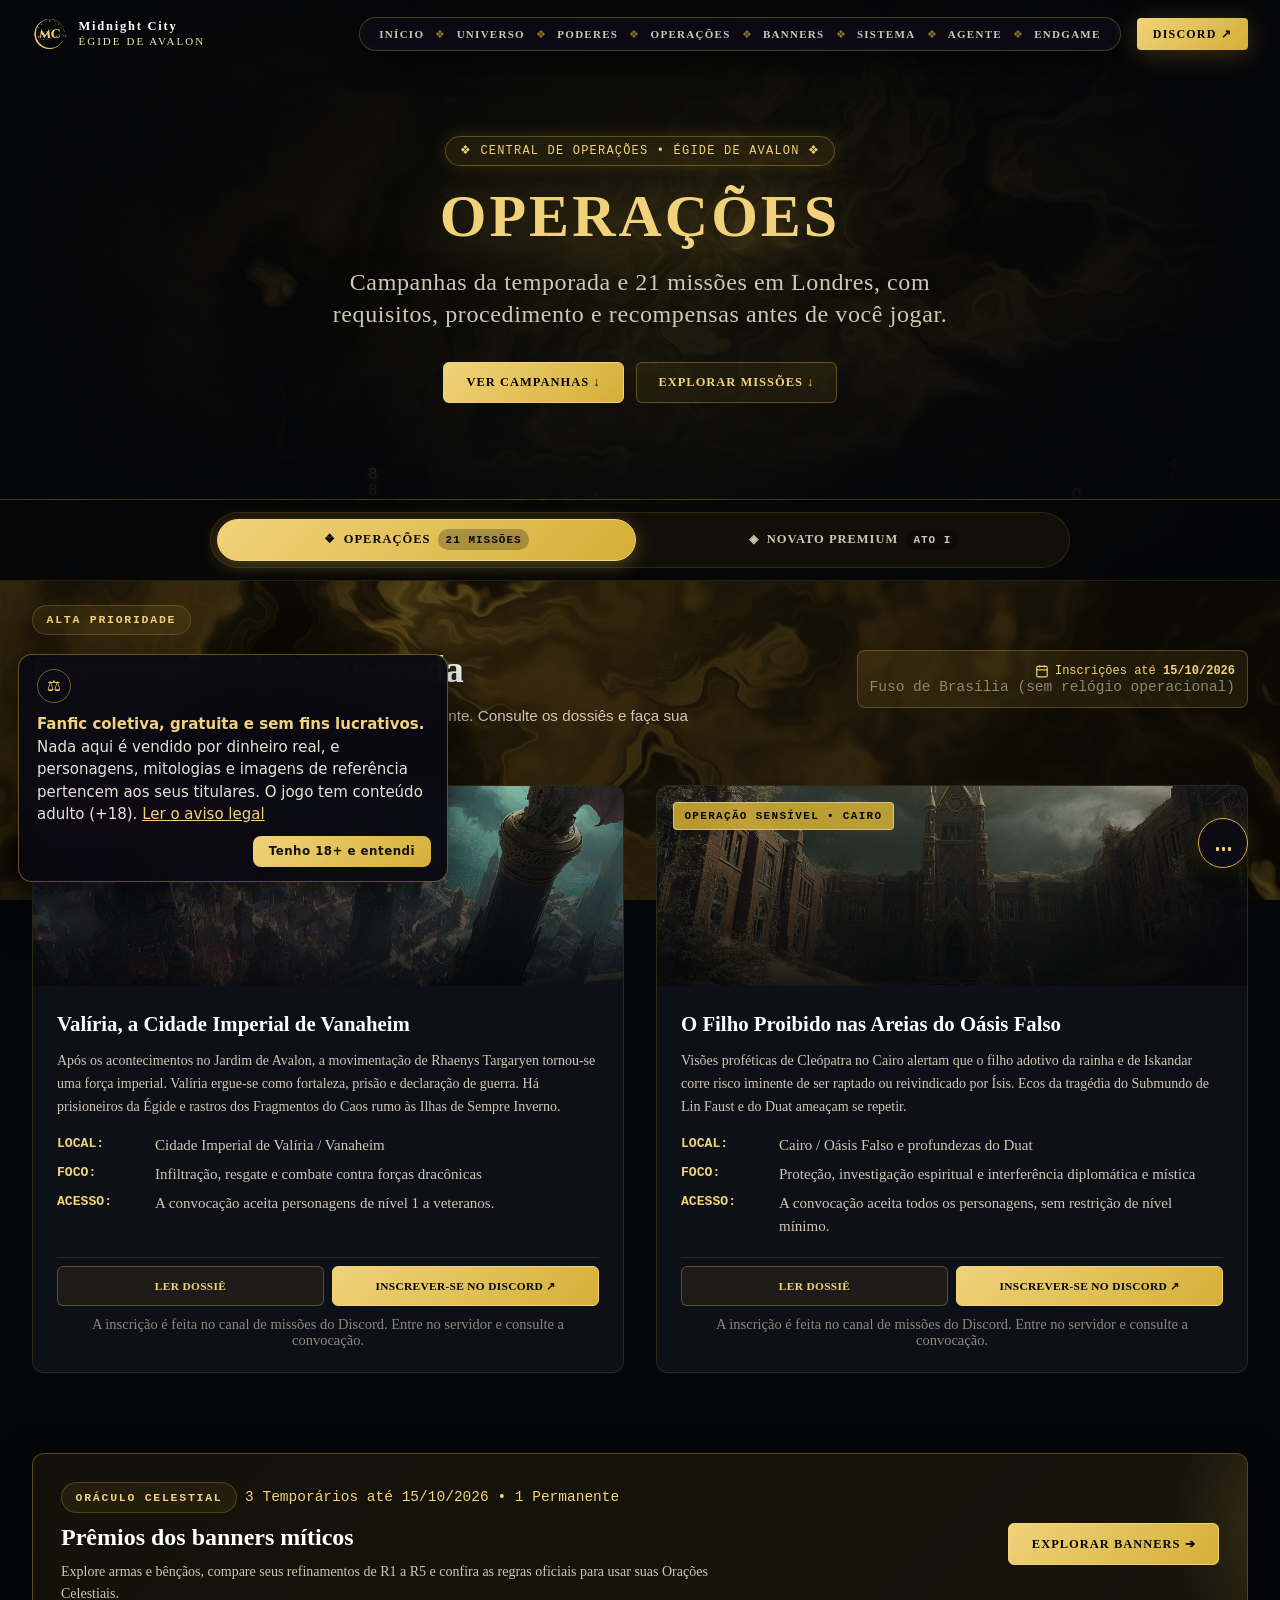
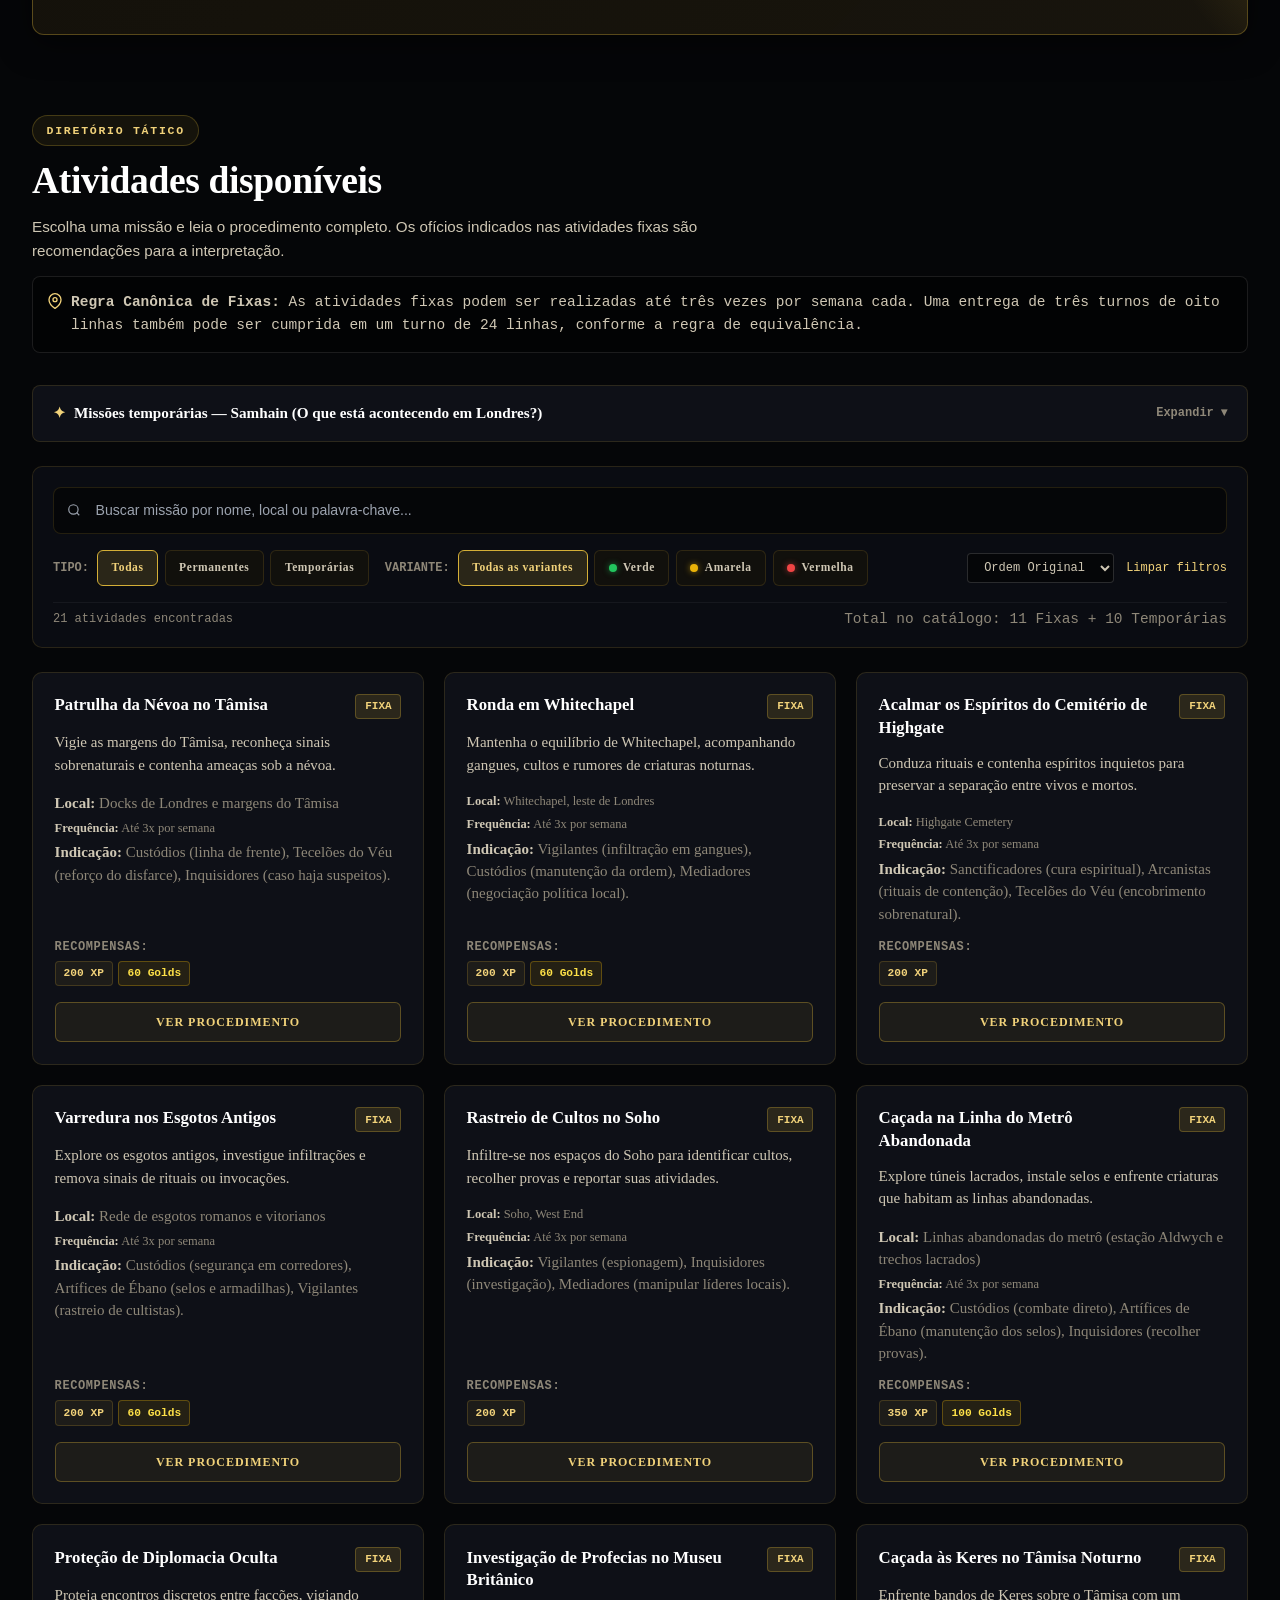
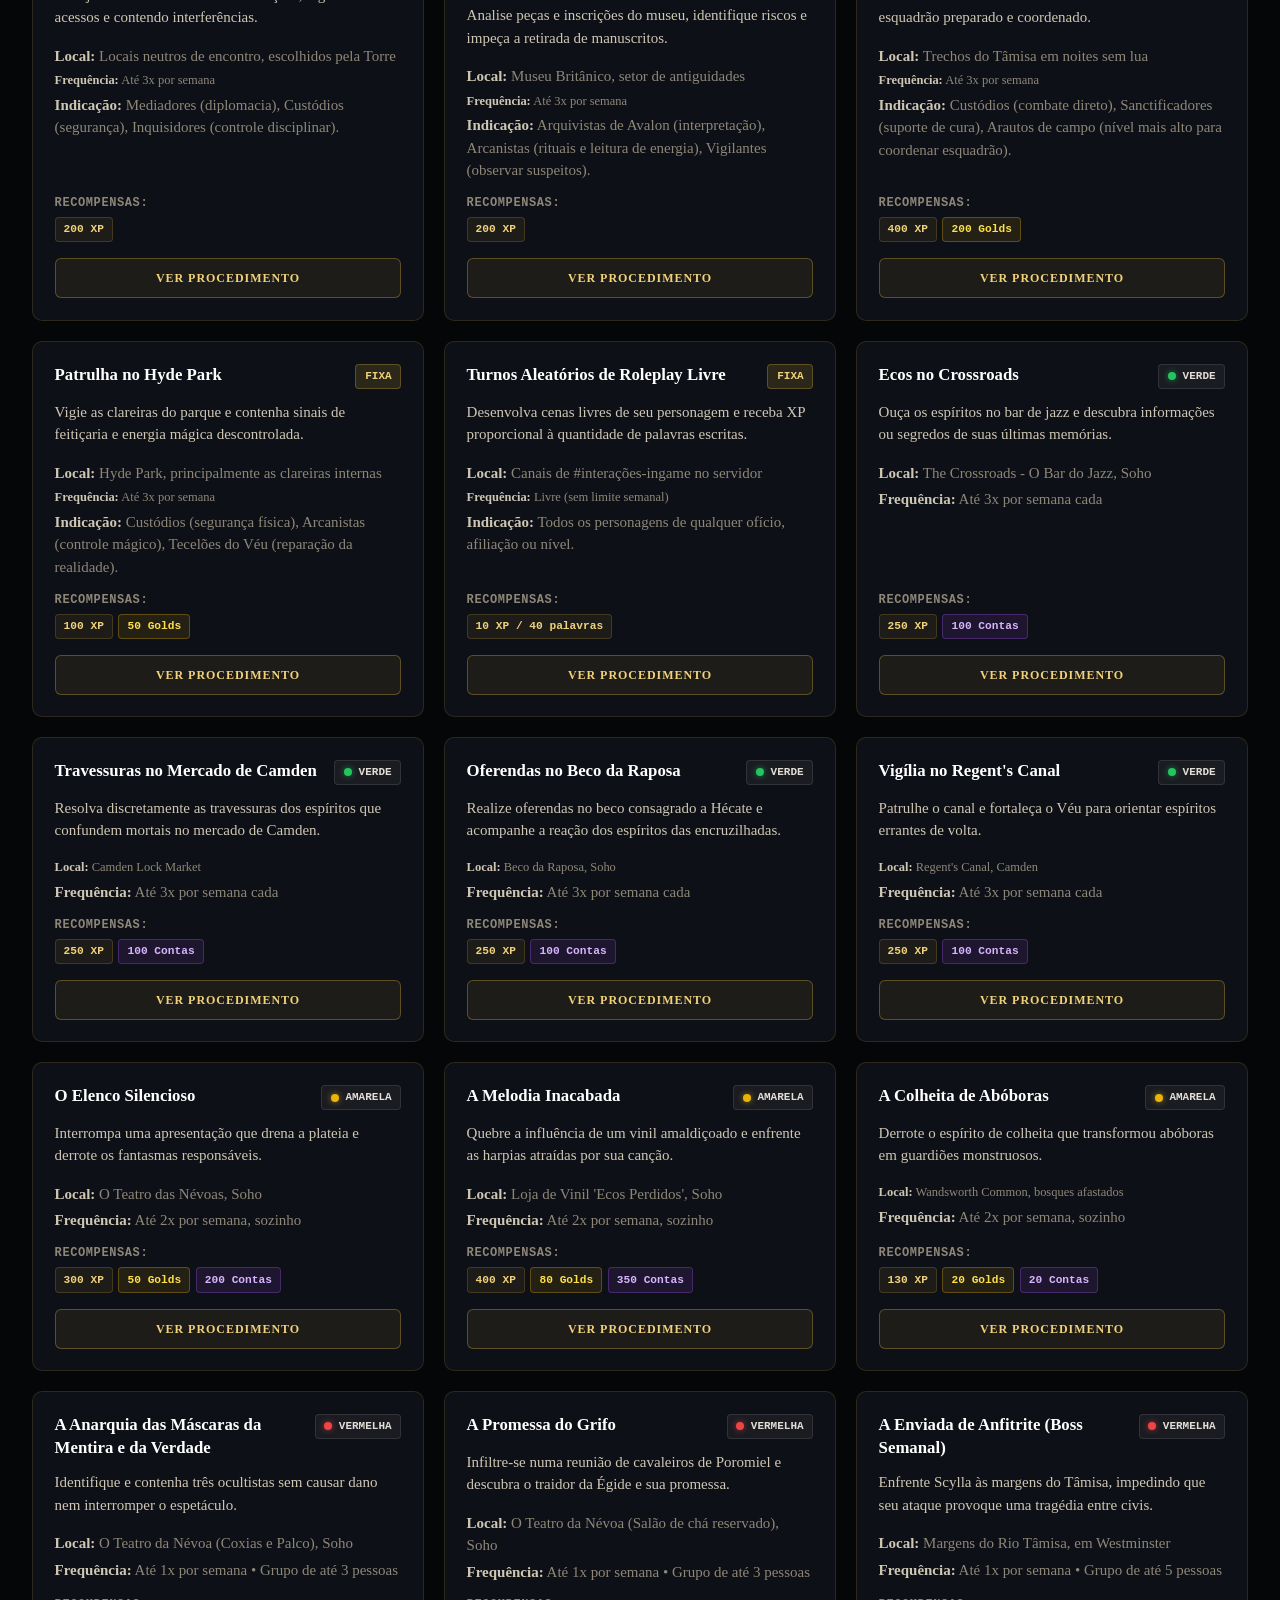
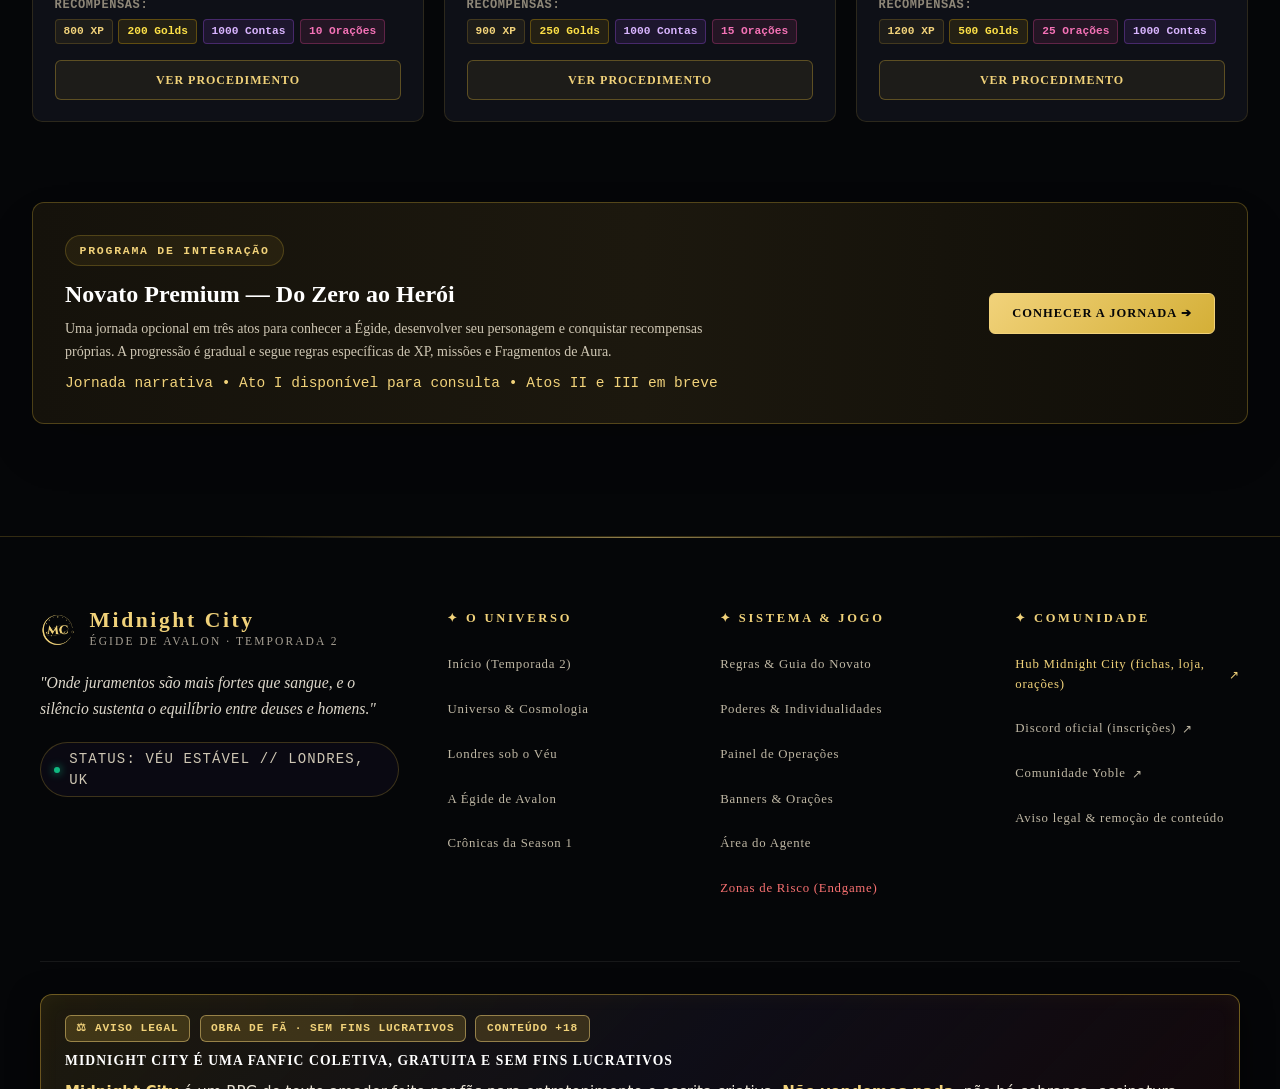
<file: operacoes.html>
<!DOCTYPE html>
<html lang="pt-BR" class="dark">
<head>
  <meta charset="UTF-8">
  <meta name="viewport" content="width=device-width, initial-scale=1.0, viewport-fit=cover">
  <meta http-equiv="Content-Security-Policy" content="default-src 'self'; script-src 'self' https://cdnjs.cloudflare.com https://cdn.jsdelivr.net https://gc.zgo.at; style-src 'self' 'unsafe-inline' https://fonts.googleapis.com https://cdn.jsdelivr.net; font-src 'self' data: https://fonts.gstatic.com https://cdn.jsdelivr.net; img-src 'self' data: blob: https:; media-src 'self' blob:; connect-src 'self' https://*.goatcounter.com; worker-src 'self' blob:; frame-src https://docs.google.com; object-src 'none'; base-uri 'self'; form-action 'none'">
  <meta name="referrer" content="strict-origin-when-cross-origin">
  <title>OPERAÇÕES, BANNERS & NOVATO PREMIUM — Midnight City | Égide de Avalon</title>
  <link rel="icon" type="image/png" sizes="32x32" href="assets/brand/favicon-32.png">
  <link rel="icon" type="image/x-icon" href="assets/brand/favicon.ico">
  <link rel="apple-touch-icon" href="assets/brand/apple-touch-icon.png">
  
  <!-- Meta & OpenGraph -->
  <meta name="description" content="Central de Operações da Égide de Avalon: Campanhas de Valíria e Cairo, catálogo de 21 missões fixas e temporárias, Banners Míticos com refinamentos R1 a R5 e jornada Novato Premium.">
  <link rel="canonical" href="https://thearchitects-sys.github.io/midnight-city/operacoes.html">
  <meta property="og:type" content="website">
  <meta property="og:site_name" content="Midnight City">
  <meta property="og:locale" content="pt_BR">
  <meta property="og:url" content="https://thearchitects-sys.github.io/midnight-city/operacoes.html">
  <meta property="og:image" content="https://thearchitects-sys.github.io/midnight-city/assets/valiria_mission.jpg">
  <meta name="twitter:card" content="summary_large_image">
  <meta name="twitter:image" content="https://thearchitects-sys.github.io/midnight-city/assets/valiria_mission.jpg">
  <meta property="og:title" content="OPERAÇÕES, BANNERS & NOVATO PREMIUM — Midnight City">
  <meta property="og:description" content="Campanhas da Temporada 2, Catálogo de Missões em Londres, Banners Míticos e Jornada Novato Premium.">
  <meta name="theme-color" content="#050608">



  <!-- Preload Essential Assets -->
  <link rel="preload" as="image" href="assets/valiria_mission.jpg">
  <link rel="preload" as="image" href="assets/cairo_mission.jpg">

  <!-- Core & Custom Stylesheets -->
  <link rel="stylesheet" href="styles.css">
  <link rel="stylesheet" href="operacoes.css">

  <!-- Operations Database & Controller -->
  <script src="content/operacoes/operacoes_data.js"></script>
  <script src="assets/atmosphere.js" defer></script>
  <script src="operacoes.js" defer></script>
  <link rel="stylesheet" href="mobile.css">
  <!-- Tailwind compilado (antes vinha do CDN, injetado no fim do head) -->
  <link rel="stylesheet" href="tailwind.css">
</head>
<body class="bg-[#050608] text-[#e2ded6] min-h-screen relative antialiased selection:bg-[#d4af37]/30 selection:text-white">

  <!-- Dynamic WebGL Volumetric Mist Canvas -->
  <canvas id="fog-canvas"></canvas>

    <!-- ── GLOBAL HEADER ── -->
  <header class="santioni-header">
    <a href="index.html" class="brand-badge">
      <div class="brand-crest brand-crest--logo"><img src="assets/brand/mc-logo-128.png" alt="" width="44" height="44"></div>
      <div class="brand-text">
        <span class="brand-name">Midnight City</span>
        <span class="brand-sub">Égide de Avalon</span>
      </div>
    </a>

    <div class="flex items-center gap-3 sm:gap-4">
      <nav class="santioni-nav-pill" aria-label="Navegação Principal">
        <a href="index.html" >INÍCIO</a>
        <span class="pill-ornament">❖</span>
        <a href="universo.html" >UNIVERSO</a>
        <span class="pill-ornament">❖</span>
        <a href="poderes.html" >PODERES</a>
        <span class="pill-ornament">❖</span>
        <a href="operacoes.html" class="active text-[#f1d27a]">OPERAÇÕES</a>
        <span class="pill-ornament">❖</span>
        <a href="banners.html" class="hover:text-[#f1d27a]">BANNERS</a>
        <span class="pill-ornament">❖</span>
        <a href="sistema.html" >SISTEMA</a>
        <span class="pill-ornament">❖</span>
        <a href="agente.html" >AGENTE</a>
        <span class="pill-ornament">❖</span>
        <a href="endgame.html" class="text-red-400 hover:text-red-300">ENDGAME</a>
      </nav>

      <a href="https://discord.gg/RjVKryxCu" target="_blank" rel="noopener noreferrer" class="hidden sm:inline-flex btn-gold px-4 py-2 rounded text-xs tracking-widest font-bold">
        DISCORD ↗
      </a>

      <button id="mobile-menu-btn" class="lg:hidden text-[#cfc7b4] hover:text-white p-1 text-2xl font-mono-code focus:outline-none" aria-label="Abrir menu mobile">
        ☰
      </button>
    </div>
  </header>

  <!-- Audio Equalizer Floating Button -->
  <button id="audio-toggle-btn" class="audio-toggle-btn" title="Toggle Áudio Atmosférico da Égide">
    <div class="audio-bars">
      <div class="audio-bar"></div>
      <div class="audio-bar"></div>
      <div class="audio-bar"></div>
    </div>
  </button>

    <!-- Mobile Drawer Menu -->
  <div id="mobile-menu" class="hidden lg:hidden fixed top-20 left-0 w-full z-50 bg-[#050608]/98 border-b border-[#d4af37]/20 px-6 py-6 space-y-3 text-xs font-cinzel uppercase tracking-widest backdrop-blur-xl">
    <a href="index.html" class="block py-2 text-[#cfc7b4] hover:text-white">Início</a>
    <a href="universo.html" class="block py-2 text-[#cfc7b4] hover:text-white">Universo & Cosmologia</a>
    <a href="poderes.html" class="block py-2 text-[#cfc7b4] hover:text-white">Poderes & Individualidades</a>
    <a href="operacoes.html" class="block py-2 text-[#f1d27a] font-bold">❖ Operações (Missões)</a>
    <a href="banners.html" class="block py-2 text-[#cfc7b4] hover:text-white">✦ Banners Míticos</a>
    <a href="operacoes.html?view=novato" class="block py-2 text-[#cfc7b4] hover:text-[#f1d27a]">◈ Novato Premium</a>
    <a href="sistema.html" class="block py-2 text-[#cfc7b4] hover:text-white">Sistema & Guias</a>
    <a href="agente.html" class="block py-2 text-[#cfc7b4] hover:text-white">Área do Agente & Fichas</a>
    <a href="endgame.html" class="block py-2 text-red-400 hover:text-red-300">Endgame (Zonas de Risco)</a>
    <div class="pt-4 border-t border-white/10 flex flex-col gap-3">
      <a href="https://discord.gg/RjVKryxCu" target="_blank" rel="noopener noreferrer" class="btn-gold text-center py-3 rounded">ENTRAR NO DISCORD</a>
      <a href="https://midnight-city.cloud/dashboard" target="_blank" rel="noopener noreferrer" class="btn-secondary-gold text-center py-2.5 rounded">ABRIR O HUB</a>
      <a href="https://yoble.us/Community/309183" target="_blank" rel="noopener noreferrer" class="btn-secondary-gold text-center py-2.5 rounded">COMUNIDADE YOBLE</a>
    </div>
  </div>

  <!-- ── HERO SECTION: MATRIX RÚNICA DOURADA & ATMOSFERA DOURADA ── -->
  <section id="operacoes-hero" class="relative w-full min-h-[440px] sm:min-h-[500px] bg-[#06070a]/60 border-b border-[#d4af37]/25 flex items-center justify-center overflow-hidden pt-24 pb-14">
    <!-- Matrix Golden Runic Rain Canvas (Letras subindo e descendo na cor dourada) -->
    <canvas id="matrix-canvas" class="absolute inset-0 w-full h-full pointer-events-none z-0 opacity-70 [mask-image:radial-gradient(ellipse_46%_62%_at_50%_52%,transparent_35%,#000_100%)] [-webkit-mask-image:radial-gradient(ellipse_46%_62%_at_50%_52%,transparent_35%,#000_100%)]"></canvas>
    
    <!-- Ambient Radial Golden Vignette Overlay -->
    <div class="absolute inset-0 bg-gradient-to-b from-[#06070a]/80 via-transparent to-[#06070a]/90 pointer-events-none z-[1]"></div>
    <div class="absolute inset-0 bg-[radial-gradient(circle_at_center,rgba(212,175,55,0.06)_0%,transparent_50%,#06070a_90%)] pointer-events-none z-[2]"></div>

    <!-- Hero Content Frame -->
    <div class="relative z-10 max-w-4xl mx-auto px-4 sm:px-6 lg:px-8 text-center space-y-5">
      <div class="inline-flex items-center gap-2 px-3.5 py-1.5 rounded-full bg-[#d4af37]/10 border border-[#d4af37]/35 text-xs font-mono tracking-widest text-[#f1d27a] uppercase shadow-[0_0_15px_rgba(212,175,55,0.2)]">
        <span class="text-[#f1d27a] animate-pulse">❖</span>
        <span>CENTRAL DE OPERAÇÕES • ÉGIDE DE AVALON</span>
        <span class="text-[#f1d27a] animate-pulse">❖</span>
      </div>

      <h1 class="font-cinzel text-3xl sm:text-5xl lg:text-6xl font-black text-[#f1d27a] tracking-wider uppercase drop-shadow-[0_4px_30px_rgba(212,175,55,0.45)]">
        Operações
      </h1>

      <p class="font-serif text-base sm:text-xl lg:text-2xl text-[#cfc7b4] max-w-2xl mx-auto leading-relaxed tracking-wide drop-shadow-[0_2px_12px_rgba(0,0,0,0.9)]">
        Campanhas da temporada e 21 missões em Londres, com requisitos, procedimento e recompensas antes de você jogar.
      </p>

      <div class="pt-3 flex flex-wrap items-center justify-center gap-3">
        <button class="btn-gold-primary" data-scroll-anchor="campaigns-section">Ver campanhas ↓</button>
        <button class="btn-gold-secondary" data-scroll-anchor="missions-section">Explorar missões ↓</button>
      </div>
    </div>
  </section>

  <!-- ── STICKY HUB NAVIGATION TRACK ── -->
  <nav class="operacoes-hub-header" aria-label="Navegação da Central de Operações">
    <div class="hub-nav-track" role="tablist">
      <button class="hub-tab-btn active" data-view="operacoes" role="tab" aria-selected="true" id="tab-operacoes">
        <span>❖</span>
        <span>OPERAÇÕES</span>
        <span class="hub-tab-badge">21 Missões</span>
      </button>
      <button class="hub-tab-btn" data-view="novato" role="tab" aria-selected="false" id="tab-novato">
        <span>◈</span>
        <span>NOVATO PREMIUM</span>
        <span class="hub-tab-badge">Ato I</span>
      </button>
    </div>
  </nav>

  <main class="relative z-10 pt-6 pb-24">

    <!-- ====================================================================
         VIEW 1: OPERAÇÕES (CAMPANHAS & MISSÕES)
         ==================================================================== -->
    <div id="view-operacoes" class="hub-view active" role="tabpanel" aria-labelledby="tab-operacoes">
      <div class="max-w-7xl mx-auto px-4 sm:px-6 lg:px-8 space-y-16">

        <!-- ── O2. Campanhas da Temporada ── -->
        <section id="campaigns-section" class="space-y-6">
          <div class="op-section-head">
            <div class="flex flex-col sm:flex-row sm:items-center justify-between gap-2">
              <div>
                <span class="op-eyebrow">ALTA PRIORIDADE</span>
                <h2 class="op-title">Convocações da temporada</h2>
                <p class="op-desc">
                  Duas operações de alta prioridade estão ativas simultaneamente. Consulte os dossiês e faça sua inscrição no Discord.
                </p>
              </div>
              <div class="p-3 bg-[#d4af37]/10 border border-[#d4af37]/30 rounded-lg text-xs font-mono text-[#f1d27a] sm:text-right shrink-0">
                <div class="flex items-center sm:justify-end gap-1.5">
                  <svg class="w-3.5 h-3.5 inline text-[#f1d27a]" viewBox="0 0 24 24" fill="none" stroke="currentColor" stroke-width="2"><rect x="3" y="4" width="18" height="18" rx="2" ry="2"/><line x1="16" y1="2" x2="16" y2="6"/><line x1="8" y1="2" x2="8" y2="6"/><line x1="3" y1="10" x2="21" y2="10"/></svg>
                  <span>Inscrições até <strong>15/10/2026</strong></span>
                </div>
                <div class="text-[#8e8778]">Fuso de Brasília (sem relógio operacional)</div>
              </div>
            </div>
          </div>

          <!-- Dynamic Campaigns Grid (Valíria & Cairo) -->
          <div id="campaigns-grid" class="grid grid-cols-1 lg:grid-cols-2 gap-8">
            <!-- Populated dynamically by operacoes.js -->
          </div>
        </section>

        <!-- ── O3. Chamada dos Banners Míticos ── -->
        <section class="py-4">
          <div class="banner-teaser-card">
            <div class="max-w-2xl space-y-2">
              <div class="flex items-center gap-2">
                <span class="op-eyebrow mb-0">ORÁCULO CELESTIAL</span>
                <span class="text-xs font-mono text-[#f1d27a]">3 Temporários até 15/10/2026 • 1 Permanente</span>
              </div>
              <h3 class="font-cinzel text-xl sm:text-2xl font-bold text-white">
                Prêmios dos banners míticos
              </h3>
              <p class="text-sm text-[#cfc7b4] leading-relaxed">
                Explore armas e bênçãos, compare seus refinamentos de R1 a R5 e confira as regras oficiais para usar suas Orações Celestiais.
              </p>
            </div>
            <a href="banners.html" id="btn-go-to-banners" class="btn-gold-primary shrink-0">
              Explorar banners ➔
            </a>
          </div>
        </section>

        <!-- ── O4. Catálogo de Missões (Fixas & Temporárias) ── -->
        <section id="missions-section" class="space-y-6">
          <div class="op-section-head">
            <span class="op-eyebrow">DIRETÓRIO TÁTICO</span>
            <h2 class="op-title">Atividades disponíveis</h2>
            <p class="op-desc mb-3">
              Escolha uma missão e leia o procedimento completo. Os ofícios indicados nas atividades fixas são recomendações para a interpretação.
            </p>
            <div class="p-3.5 bg-black/50 border border-white/10 rounded-lg text-xs font-mono text-[#cfc7b4] leading-relaxed flex items-start gap-2">
              <svg class="w-4 h-4 text-[#f1d27a] shrink-0 mt-0.5" viewBox="0 0 24 24" fill="none" stroke="currentColor" stroke-width="2"><path d="M21 10c0 7-9 13-9 13s-9-6-9-13a9 9 0 0 1 18 0z"/><circle cx="12" cy="10" r="3"/></svg>
              <span><strong>Regra Canônica de Fixas:</strong> As atividades fixas podem ser realizadas até três vezes por semana cada. Uma entrega de três turnos de oito linhas também pode ser cumprida em um turno de 24 linhas, conforme a regra de equivalência.</span>
            </div>
          </div>

          <!-- Ambientação Samhain Expansível -->
          <div class="op-accordion">
            <details>
              <summary>
                <div class="flex items-center gap-2">
                  <span class="text-[#f1d27a]">✦</span>
                  <span>Missões temporárias — Samhain (O que está acontecendo em Londres?)</span>
                </div>
                <span class="text-xs font-mono text-[#8e8778]">Expandir ▾</span>
              </summary>
              <div class="op-accordion-content font-serif italic text-sm leading-relaxed bg-[#050608]/80 text-[#cfc7b4]">
                O ar de Londres está mais frio. A névoa sobre o Tâmisa parece mais densa, carregando sussurros que não pertencem a este tempo. As abóboras esculpidas nas janelas não são apenas decoração; seus olhos vazios parecem seguir quem passa. É Samhain. A fronteira entre o nosso mundo e o Além se esvai, e os espíritos caminham entre nós, alguns em busca de paz, outros de travessura, e alguns... de vingança. A Égide está em alerta máximo, mas não pode estar em todo lugar. Para aqueles que sabem ouvir, a noite está cheia de oportunidades, perigos e segredos.
              </div>
            </details>
          </div>

          <!-- Mission Filters Toolbar -->
          <div class="mission-filter-toolbar">
            <div class="filter-search-box">
              <span class="filter-search-icon">
                <svg class="w-3.5 h-3.5 text-gray-400" viewBox="0 0 24 24" fill="none" stroke="currentColor" stroke-width="2"><circle cx="11" cy="11" r="8"/><path d="M21 21l-4.35-4.35"/></svg>
              </span>
              <input type="text" id="mission-search-input" class="filter-search-input" placeholder="Buscar missão por nome, local ou palavra-chave..." aria-label="Buscar missão">
            </div>

            <div class="flex flex-wrap items-center justify-between gap-4">
              <!-- Filter by Type -->
              <div class="flex items-center gap-2 flex-wrap">
                <span class="text-xs font-mono text-[#8e8778] font-bold uppercase">Tipo:</span>
                <div class="filter-btn-group">
                  <button class="filter-pill active" data-filter-type="todas">Todas</button>
                  <button class="filter-pill" data-filter-type="permanentes">Permanentes</button>
                  <button class="filter-pill" data-filter-type="temporarias">Temporárias</button>
                </div>
              </div>

              <!-- Filter by Variant (Temporárias) -->
              <div class="flex items-center gap-2 flex-wrap">
                <span class="text-xs font-mono text-[#8e8778] font-bold uppercase">Variante:</span>
                <div class="filter-btn-group">
                  <button class="filter-pill active" data-filter-variant="todas">Todas as variantes</button>
                  <button class="filter-pill" data-filter-variant="verde"><span class="var-pip verde"></span>Verde</button>
                  <button class="filter-pill" data-filter-variant="amarela"><span class="var-pip amarela"></span>Amarela</button>
                  <button class="filter-pill" data-filter-variant="vermelha"><span class="var-pip vermelha"></span>Vermelha</button>
                </div>
              </div>

              <!-- Sort & Clear -->
              <div class="flex items-center gap-3 ml-auto">
                <select id="mission-sort-select" class="bg-[#050608] border border-white/15 text-xs text-[#cfc7b4] rounded px-3 py-1.5 outline-none font-mono" aria-label="Ordenar missões">
                  <option value="original">Ordem Original</option>
                  <option value="nome">Nome (A–Z)</option>
                </select>
                <button id="btn-clear-filters" class="text-xs font-mono text-[#f1d27a] hover:underline cursor-pointer">
                  Limpar filtros
                </button>
              </div>
            </div>

            <div class="flex items-center justify-between text-xs font-mono text-[#8e8778] pt-2 border-t border-white/5">
              <span id="mission-count-display">Carregando missões...</span>
              <span>Total no catálogo: 11 Fixas + 10 Temporárias</span>
            </div>
          </div>

          <!-- Dynamic Missions Grid -->
          <div id="missions-grid" class="missions-grid">
            <!-- Populated dynamically by operacoes.js -->
          </div>
        </section>

        <!-- ── O5. Chamada Novato Premium ── -->
        <section class="py-4">
          <div class="p-6 sm:p-8 bg-gradient-to-r from-[#15120b] via-[#1c180e] to-[#100e08] border border-[#d4af37]/30 rounded-xl flex flex-col md:flex-row md:items-center justify-between gap-6 shadow-2xl">
            <div class="max-w-2xl space-y-2">
              <span class="op-eyebrow mb-1">PROGRAMA DE INTEGRAÇÃO</span>
              <h3 class="font-cinzel text-xl sm:text-2xl font-bold text-white">
                Novato Premium — Do Zero ao Herói
              </h3>
              <p class="text-sm text-[#cfc7b4] leading-relaxed">
                Uma jornada opcional em três atos para conhecer a Égide, desenvolver seu personagem e conquistar recompensas próprias. A progressão é gradual e segue regras específicas de XP, missões e Fragmentos de Aura.
              </p>
              <div class="text-xs font-mono text-[#f1d27a] pt-1">
                Jornada narrativa • Ato I disponível para consulta • Atos II e III em breve
              </div>
            </div>
            <button id="btn-go-to-novato" class="btn-gold-primary shrink-0">
              Conhecer a jornada ➔
            </button>
          </div>
        </section>

      </div>
    </div>

    <!-- ====================================================================
         VIEW 2: NOVATO PREMIUM (DO ZERO AO HERÓI)
         ==================================================================== -->
    <div id="view-novato" class="hub-view" role="tabpanel" aria-labelledby="tab-novato">
      <div class="max-w-7xl mx-auto px-4 sm:px-6 lg:px-8 space-y-16">

        <!-- ── N1. Abertura ── -->
        <section class="py-8 border-b border-white/10">
          <div class="max-w-3xl space-y-3">
            <span class="op-eyebrow">ÉGIDE DE AVALON • INTEGRAÇÃO</span>
            <h2 class="op-title">Novato Premium — Do Zero ao Herói</h2>
            <p class="op-desc">
              Conheça a Égide por dentro. Uma jornada opcional em três atos, com desenvolvimento gradual, missões de ambientação e recompensas próprias para seu personagem.
            </p>
            <div class="p-3 bg-red-950/20 border border-red-500/30 rounded text-xs text-red-200 flex items-start gap-2">
              <svg class="w-4 h-4 text-red-400 shrink-0 mt-0.5" viewBox="0 0 24 24" fill="none" stroke="currentColor" stroke-width="2"><path d="M10.29 3.86L1.82 18a2 2 0 0 0 1.71 3h16.94a2 2 0 0 0 1.71-3L13.71 3.86a2 2 0 0 0-3.42 0z"/><line x1="12" y1="9" x2="12" y2="13"/><line x1="12" y1="17" x2="12.01" y2="17"/></svg>
              <span><strong>Aviso Essencial:</strong> Este programa não acelera o ganho de XP. Ao participar, você segue regras específicas de progressão e recompensas.</span>
            </div>
            <div class="flex flex-wrap items-center gap-3 pt-2">
              <a href="#act1-catalogue-anchor" class="btn-gold-primary">
                Explorar o Ato I ↓
              </a>
              <a href="#novato-rules-anchor" class="btn-gold-secondary">
                Ler regras do programa ↓
              </a>
            </div>
          </div>
        </section>

        <!-- ── N2. Proposta e Participação ── -->
        <section class="p-6 sm:p-8 bg-[#100e08] border border-[#d4af37]/20 rounded-xl space-y-5">
          <span class="op-eyebrow mb-0">NOVATO PREMIUM® • (DO ZERO AO HERÓI, LITERALMENTE)</span>
          <h2 class="op-title text-xl sm:text-2xl">Intenção</h2>
          
          <div class="text-sm text-[#cfc7b4] leading-relaxed space-y-3 font-serif">
            <p>
              Aqui encontraremos missões que não necessariamente darão muito XP, com foco maior especificamente em ganhar outras premiações que serão úteis para que o personagem, como armas exclusivas, bênçãos(Sempre R1), armas e etc. Mas o foco maior nessa experiência de missões está em fazer com que esse personagem viva a experiência de se ambientar a Égide de Avalon.
            </p>
            <p>
              Aqui o personagem abrirá mão de uma evolução facilitada, já estando pré alinhado que esse terá um desenvolvimento mais slow-burn. Porém, em contrapartida ao abrir mão do up level acelerado e realizando todos os requisitos dos três atos o personagem terá vantagens em nível de poder se comparado aos personagens que não o farão.
            </p>
            <p>
              O caminho do Novato Premium será dividido em três atos. Cada um com uma intenção e uma ideia muito bem definida para o que narrativamente os personagens irão passar. Ao fim do Ato 3, a intenção é que os personagens cheguem ao nível 10 e possam ser considerados agentes novatos destaques na Égide, vistos como com grande potencial. Porém é importante deixar claro que isso não resume o fim do arco do seu personagem. Chegar ao nível 10 no Midnight City nada mais é do que o início da sua história. Ao fim do caminho Novato Premium, é hora de você ir correr atrás do resto do arco de poder.
            </p>
            <p>
              Por se tratar de um sistema novo, personagens que já estão no LVL 10, poderão o realizar, mas terão que ser considerados o nível correspondente a cada ato e esses turnos terão de ser feitos de forma atemporal no passado.
            </p>
          </div>

          <div class="mt-4 pt-4 border-t border-white/10 space-y-2">
            <h3 class="font-cinzel text-base font-bold text-[#f1d27a] uppercase tracking-wider">Os Três Atos:</h3>
            <p class="text-sm text-[#cfc7b4] leading-relaxed font-serif">
              No novato Premium®, o personagem passará por uma série de desafios, que provavelmente serão únicos para cada personagem, dado ao grande número de possíveis missões disponíveis para sua escolha. Cada um dos três atos tem uma intenção para que cada personagem se integra ao universo do Midnight City esteja pronto para ser um agente valoroso. Ao finalizar o Ato 3, o personagem não necessariamente será uma máquina de destruição e Caos, mas será um agente que entende as principais dinâmicas da Égide de Avalon e sabe onde está se metendo regularmente e o que esse mundo significa.
            </p>
            <p class="text-xs text-[#8e8778] italic">
              Uma breve introdução de cada um dos Atos, as missões estão nas respectivas guias de cada ato.
            </p>
          </div>

          <div class="p-3 bg-black/40 border border-white/10 rounded text-xs font-mono text-[#f1d27a] flex items-start gap-2">
            <svg class="w-4 h-4 text-[#f1d27a] shrink-0 mt-0.5" viewBox="0 0 24 24" fill="none" stroke="currentColor" stroke-width="2"><path d="M21 10c0 7-9 13-9 13s-9-6-9-13a9 9 0 0 1 18 0z"/><circle cx="12" cy="10" r="3"/></svg>
            <span><strong>Disponibilidade de Etnias:</strong> Esse novato Premium embarca as seguintes Etnias: Greco-Romanos, Magos da Torre do Relógio, Vampiros e Lobisomens. Caso seu personagem tenha duas Etnias ele poderá fazer o Novato Premium apenas de uma delas.</span>
          </div>
        </section>

        <!-- ── N3. Os Três Atos ── -->
        <section class="space-y-6">
          <div class="op-section-head">
            <span class="op-eyebrow">ROADMAP NARRATIVO</span>
            <h2 class="op-title">Os Três Atos</h2>
          </div>

          <div class="novato-acts-container">
            <!-- Ato I Card -->
            <div class="novato-act-card active">
              <div>
                <div class="flex items-center justify-between mb-2">
                  <span class="text-xs font-mono text-[#f1d27a] font-bold">ATO I</span>
                  <span class="text-xs font-mono bg-green-500/10 text-green-400 border border-green-500/20 px-2 py-0.5 rounded">Disponível</span>
                </div>
                <h3 class="font-cinzel text-lg font-bold text-white mb-2">Ato I, o Chamado do Herói</h3>
                <p class="text-xs text-[#cfc7b4] leading-relaxed mb-4">
                  Ele se passa durante o primeiro mês do personagem desde sua entrada na Égide de Avalon! Aqui vamos desde a sua entrada, que pode ou não ser um resgate ou uma convocação pacífica pela Égide de Avalon. Neste Ato, você precisa escolher dentre um dos possíveis começos e depois precisará realizar suas primeiras missões, que vão até a escolha do seu Ofício e receber seu distintivo de agente e ter o seu chefe. O que marca o fim do seu ato é uma provação específica feita pela Égide. [Ao acabar você vai virar LVL 3!!!]
                </p>
              </div>
              <div class="pt-3 border-t border-white/10 flex items-center justify-between text-xs font-mono">
                <span class="text-[#f1d27a]">Marco: LVL 3</span>
                <span class="text-white font-bold">Consultar missões ↓</span>
              </div>
            </div>

            <!-- Ato II Card -->
            <div class="novato-act-card coming-soon">
              <div>
                <div class="flex items-center justify-between mb-2">
                  <span class="text-xs font-mono text-[#8e8778] font-bold">ATO II</span>
                  <span class="text-xs font-mono bg-white/5 text-[#8e8778] border border-white/10 px-2 py-0.5 rounded">Em breve</span>
                </div>
                <h3 class="font-cinzel text-lg font-bold text-white mb-2">Ato II, Descobrindo o novo mundo</h3>
                <p class="text-xs text-[#cfc7b4] leading-relaxed mb-4">
                  Aqui você é um recruta como Agente da Égide. Você já sabe qual ofício você deve entrar, mas você ainda não conhece tão a fundo o mundo. Neste ato, você irá realizar pequenas tarefas para a organização, mas ainda sem de fato ter um ofício, trate como um período de experiência. Porém, não é apenas no trabalho de campo que o mundo é feito. Neste ato você irá pesquisar sobre os poderes, sobre os monstros, sobre quem são os cultistas e mais do que isso. Aqui o seu personagem irá interagir de forma mais regular com os veteranos da Égide, para que em ON o seu personagem saiba o que aconteceu nas temporadas passadas. Então você ouvirá muitas histórias sobre como esse mundo foi construído. Além de ter alguns treinamentos individualizados de combate, mas não necessariamente com instrutores. [Ao acabar vai virar nível 5!!!]
                </p>
              </div>
              <div class="pt-3 border-t border-white/10 flex items-center justify-between text-xs font-mono">
                <span class="text-[#8e8778]">Marco: Nível 5</span>
                <span class="text-[#8e8778] italic">Em breve</span>
              </div>
            </div>

            <!-- Ato III Card -->
            <div class="novato-act-card coming-soon">
              <div>
                <div class="flex items-center justify-between mb-2">
                  <span class="text-xs font-mono text-[#8e8778] font-bold">ATO III</span>
                  <span class="text-xs font-mono bg-white/5 text-[#8e8778] border border-white/10 px-2 py-0.5 rounded">Em breve</span>
                </div>
                <h3 class="font-cinzel text-lg font-bold text-white mb-2">Ato III, início da aventura</h3>
                <p class="text-xs text-[#cfc7b4] leading-relaxed mb-4">
                  Você já sabe onde se meteu agora! E se já sabe… Agora é hora de botar a mão na massa! Esse ato você vai começar a lutar e se meter em roubadas, uma atrás da outra. Aqui finalmente você vai voltar a receber XP. Porém, o desafio vai aumentar a cada pequena missão, teremos missões pensadas para cada grupos de Ofícios, então espere o momento que você terá de se infiltrar em lugares perigosos, matar monstros até não aguentar mais e tudo isso usando seus poderes. Em alguns casos você terá de interagir com os Veteranos, indo em missões com eles que serão liderados por eles. E ao fim do Ato III junte um time de novatos, porque vocês serão testados pela Égide, para descobrir se vocês realmente são dignos. [Ao acabar você estará no nível 8. Mas se fizer a narração final vai chegar ao LVL 10.]
                </p>
              </div>
              <div class="pt-3 border-t border-white/10 flex items-center justify-between text-xs font-mono">
                <span class="text-[#8e8778]">Marco: Nível 8 / LVL 10</span>
                <span class="text-[#8e8778] italic">Em breve</span>
              </div>
            </div>
          </div>
        </section>

        <!-- ── N4. Ato I — Mapa e Catálogo ── -->
        <section id="act1-catalogue-anchor" class="space-y-12">
          <div class="op-section-head">
            <span class="op-eyebrow">ATO I • PRIMEIRO MÊS NA ÉGIDE</span>
            <h2 class="op-title">Ato I — O Chamado do Herói</h2>
            <p class="op-desc mb-3">
              Este ato acompanha seu primeiro mês na Égide. Escolha uma forma de ingresso, desenvolva as primeiras missões e prepare-se para a entrevista e a prova final.
            </p>
            <div class="p-3 bg-black/40 border border-white/10 rounded text-xs font-mono text-[#cfc7b4]">
              ℹ️ <strong>Orientação:</strong> Você não precisa realizar todas as atividades. Estudos e treinamentos contam como missões para o requisito de três missões diferentes.
            </div>
          </div>

          <!-- GRUPO 1: INGRESSO -->
          <div class="space-y-4">
            <div class="flex items-center justify-between">
              <h3 class="font-cinzel text-base font-bold text-[#f1d27a] uppercase tracking-wider">
                1. Ingresso: O Chamado do Herói (Escolha 1 de 4 Caminhos)
              </h3>
              <span class="text-xs font-mono text-[#8e8778]">Selecione um caminho</span>
            </div>

            <!-- Path choice buttons -->
            <div id="chamado-paths-container" class="grid grid-cols-1 sm:grid-cols-2 lg:grid-cols-4 gap-3">
              <!-- Populated dynamically by operacoes.js -->
            </div>

            <!-- Active path details -->
            <div id="chamado-details-container">
              <!-- Populated dynamically by operacoes.js -->
            </div>
          </div>

          <!-- GRUPO 2: ESTUDOS TEÓRICOS (6 MÓDULOS NO HEPHAESTUS TECH) -->
          <div class="space-y-4">
            <div class="flex items-center justify-between">
              <h3 class="font-cinzel text-base font-bold text-[#f1d27a] uppercase tracking-wider">
                2. Estudos Teóricos (6 Módulos no Hephaestus Tech)
              </h3>
              <span class="text-xs font-mono text-[#8e8778]">+1 Bônus na Prova Escrita por estudo</span>
            </div>

            <!-- Estudos choice cards -->
            <div id="estudos-paths-container" class="grid grid-cols-1 sm:grid-cols-2 lg:grid-cols-3 gap-3">
              <!-- Populated dynamically by operacoes.js -->
            </div>

            <!-- Active estudo details -->
            <div id="estudos-details-container">
              <!-- Populated dynamically by operacoes.js -->
            </div>
          </div>

          <!-- GRUPO 3: TREINAMENTOS PRÁTICOS (COMBATE HEPHAESTUS TECH) -->
          <div class="space-y-4">
            <div class="flex items-center justify-between">
              <h3 class="font-cinzel text-base font-bold text-[#f1d27a] uppercase tracking-wider">
                3. Treinamentos Práticos (Hephaestus Tech)
              </h3>
              <span class="text-xs font-mono text-[#8e8778]">Selecione uma simulação</span>
            </div>

            <!-- Treinos choice cards -->
            <div id="treinos-paths-container" class="grid grid-cols-1 sm:grid-cols-2 gap-4">
              <!-- Populated dynamically by operacoes.js -->
            </div>

            <!-- Active treino details -->
            <div id="treinos-details-container">
              <!-- Populated dynamically by operacoes.js -->
            </div>
          </div>

          <!-- GRUPO 4: CONCLUSÃO DO ATO I (ENTREVISTA E PROVA ESCRITA) -->
          <div class="space-y-4">
            <div class="flex items-center justify-between">
              <h3 class="font-cinzel text-base font-bold text-[#f1d27a] uppercase tracking-wider">
                4. Conclusão do Ato I
              </h3>
              <span class="text-xs font-mono text-[#8e8778]">Etapa Final de Ingresso</span>
            </div>

            <!-- Conclusao choice cards -->
            <div id="conclusao-paths-container" class="grid grid-cols-1 sm:grid-cols-2 gap-4">
              <!-- Populated dynamically by operacoes.js -->
            </div>

            <!-- Active conclusao details -->
            <div id="conclusao-details-container">
              <!-- Populated dynamically by operacoes.js -->
            </div>
          </div>
        </section>

        <!-- ── N5. Requisitos para Concluir o Ato I ── -->
        <section class="p-6 bg-[#15120b] border border-white/10 rounded-xl space-y-4">
          <span class="op-eyebrow mb-0">CHECKLIST DE CONCLUSÃO</span>
          <h3 class="font-cinzel text-xl font-bold text-white">Antes de avançar para o Ato II</h3>
          <ul class="space-y-2 text-xs sm:text-sm text-[#cfc7b4] font-mono">
            <li class="flex items-center gap-2"><svg class="w-4 h-4 text-[#f1d27a] shrink-0" viewBox="0 0 24 24" fill="none" stroke="currentColor" stroke-width="2.5"><polyline points="20 6 9 17 4 12"/></svg> Ter acumulado pelo menos 500 Fragmentos de Aura.</li>
            <li class="flex items-center gap-2"><svg class="w-4 h-4 text-[#f1d27a] shrink-0" viewBox="0 0 24 24" fill="none" stroke="currentColor" stroke-width="2.5"><polyline points="20 6 9 17 4 12"/></svg> Ter realizado pelo menos três missões diferentes (estudos e treinamentos contam).</li>
            <li class="flex items-center gap-2"><svg class="w-4 h-4 text-[#f1d27a] shrink-0" viewBox="0 0 24 24" fill="none" stroke="currentColor" stroke-width="2.5"><polyline points="20 6 9 17 4 12"/></svg> Ter realizado "O Chamado do Herói" e a "Entrevista Final".</li>
            <li class="flex items-center gap-2"><svg class="w-4 h-4 text-[#f1d27a] shrink-0" viewBox="0 0 24 24" fill="none" stroke="currentColor" stroke-width="2.5"><polyline points="20 6 9 17 4 12"/></svg> Ter sido aprovado na "Prova Escrita".</li>
          </ul>
          <div class="text-xs text-[#8e8778] italic pt-2 border-t border-white/5">
            Nota: Esta lista é uma referência oficial. A conclusão e a passagem de ato dependem exclusivamente da validação da moderação no Discord.
          </div>
        </section>

        <!-- ── N6. Regras do Programa ── -->
        <section id="novato-rules-anchor" class="space-y-4">
          <div class="op-section-head">
            <span class="op-eyebrow">REGULAMENTO CANÔNICO INTEGRAL</span>
            <h2 class="op-title">Regras do Novato Premium®</h2>
            <p class="op-desc">
              Dado que esse sistema trará vantagens consideráveis aos jogadores que optarem por o seguir, infelizmente ele terá de ser limitado. Dessa forma, algumas regras se fazem necessárias para que não seja algo explorado em excesso pelos jogadores:
            </p>
          </div>

          <div class="space-y-2.5">
            <!-- Regra 1 -->
            <div class="op-accordion">
              <details>
                <summary>1. Participação Opcional e Intransferibilidade da Loja</summary>
                <div class="op-accordion-content space-y-2">
                  <p>1. Nenhum personagem é obrigado a realizar o Novato Premium®, caso opte pelo up-level tradicional, em contrapartida o OFF não pode transferir as compras da Loja do Novato Premium para quem não fez.</p>
                  <p class="text-[#f1d27a]">a. Prêmios obtidos pela premiação de narrador podem ser transferidos para qualquer personagem.</p>
                </div>
              </details>
            </div>

            <!-- Regra 2 -->
            <div class="op-accordion">
              <details>
                <summary>2. Impossibilidade de XP Externo e Conversão em Gold</summary>
                <div class="op-accordion-content">
                  2. Ao iniciar o Novato Premium®, novos personagens ficam impossibilitados de receber XP de qualquer forma, exceto nas missões dos atos. Toda XP que ele ganharia de outras formas é dividida por 10 e vira Gold. (Exemplo, caso ganhe 1.200 na Scylla, passa a ganhar 120 Gold.)
                </div>
              </details>
            </div>

            <!-- Regra 3 -->
            <div class="op-accordion">
              <details>
                <summary>3. Divisão por Etnia do Panteão</summary>
                <div class="op-accordion-content">
                  3. O Novato Premium® é dividido por Etnia do seu panteão. Caso seu personagem tenha duas Etnias ele poderá fazer o Novato Premium apenas de uma delas.
                </div>
              </details>
            </div>

            <!-- Regra 4 -->
            <div class="op-accordion">
              <details>
                <summary>4. Etnias Abarcadas</summary>
                <div class="op-accordion-content">
                  4. Esse novato Premium embarca as seguintes Etnias: Greco-Romanos, Magos da Torre do Relógio, Vampiros e Lobisomens.
                </div>
              </details>
            </div>

            <!-- Regra 5 -->
            <div class="op-accordion">
              <details>
                <summary>5. Liberdade de Escolha nas Missões e Exigências de Time</summary>
                <div class="op-accordion-content space-y-2">
                  <p>5. Cada ato conta com inúmeras missões, o personagem não precisa realizar todas.</p>
                  <ul class="list-disc list-inside space-y-1 text-[#cfc7b4]">
                    <li>a. Existirão missões as quais serão necessários alguma filiação ou Afiliação no time para que possam ser realizadas.</li>
                    <li>b. Existirão missões as quais serão necessários pelo menos um personagem de determinado ofício para que o time possa realizar.</li>
                    <li>c. Algumas missões contarão com prêmios extras se feitas em time.</li>
                    <li>d. Algumas missões apenas podem ser realizadas em time.</li>
                  </ul>
                </div>
              </details>
            </div>

            <!-- Regra 6 -->
            <div class="op-accordion">
              <details>
                <summary>6. Bloqueio Irreversível de Missões Anteriores</summary>
                <div class="op-accordion-content">
                  6. Ao realizar a missão que faz a passagem de um ato para o próximo, o personagem não poderá realizar as missões do ato anterior.
                </div>
              </details>
            </div>

            <!-- Regra 7 -->
            <div class="op-accordion">
              <details>
                <summary>7. Relatórios de Fim de Ato e Penalidade por Extrapolação</summary>
                <div class="op-accordion-content space-y-2">
                  <p>7. Ao fim de cada ato, o OFF deverá escrever um relatório, por personagem, de até 300 palavras para os narradores responsáveis.</p>
                  <p>a. O relatório pode ser feito do grupo caso tenha feito em mais de um personagem. Mas o limite passa a no máximo 500 palavras.</p>
                  <div class="p-3 bg-red-950/30 border border-red-500/40 rounded text-red-300">
                    <strong>b. Relatórios com número de palavras acima do limite irão acarretar em perda de fragmentos de aura:</strong>
                    <div class="mt-1 font-bold text-red-200">i. -2 fragmentos de aura por cada palavra que passar. Relatório em grupo, desconta do grupo todo!</div>
                  </div>
                </div>
              </details>
            </div>

            <!-- Regra 8 -->
            <div class="op-accordion">
              <details>
                <summary>8. Premiações, Limite de Fragmentos de Aura e Condições da Loja</summary>
                <div class="op-accordion-content space-y-2">
                  <p><strong>8. Quanto a premiação:</strong></p>
                  <ul class="space-y-1.5 text-[#cfc7b4]">
                    <li>a. Cada missão de ato dará Golds e Contas Celestiais, ocasionalmente orações. Além de fragmentos de Aura.</li>
                    <li>b. A cada missão de passagem de Ato, o personagem ganhará XP, orações e algum prêmio exclusivo, além de fragmento de Aura.</li>
                    <li>c. A cada ato os prêmios em todos os sentido aumentam. Então não fique tentando acumular pra passar de ato.</li>
                    <li>d. O máximo de fragmentos de aura que um personagem pode acumular são 10 mil Fragmentos (Vai farmar aura infinito não n).</li>
                    <li>e. Ao finalizar o ato 3, os personagens podem gastar seus fragmentos de Aura em premiações. Onde estarão as melhores premiações.
                      <div class="ml-4 text-[#f1d27a]">i. Fragmentos são intransferíveis entre offs e personagens.</div>
                    </li>
                    <li class="font-bold text-[#f1d27a]">f. A LOJA NÃO É DIVULGADA ATÉ PELO MENOS 3 OFFS CHEGAREM NO FIM DO ATO 3!!!
                      <div class="ml-4 font-normal text-[#cfc7b4]">i. Ela tá pronta, ocasionalmente a moderação pode soltar Spoilers dos prêmios, mas sem os custos!</div>
                    </li>
                  </ul>
                </div>
              </details>
            </div>

            <!-- Regra 9 -->
            <div class="op-accordion">
              <details>
                <summary>9. Narrações Oficiais e Exclusividade de Condução</summary>
                <div class="op-accordion-content space-y-2">
                  <p>9. Narrações: Ocasionalmente podem existir, darão prêmios mais altos e darão fragmentos e Aura que podem passar os 10 mil. Mas não darão prêmios adicionais como no sistema de regras prevê, porque já é um evento que traz muitos prêmios.</p>
                  <p class="text-[#f1d27a]">a. Elas só poderão ser narradas por narradores oficiais do RPG. Pergunte ao Patrão os requisitos para se tornar narrador.</p>
                </div>
              </details>
            </div>

            <!-- Regra 10 -->
            <div class="op-accordion">
              <details>
                <summary>10. Desistência e Perda Irreversível de XP</summary>
                <div class="op-accordion-content">
                  10. Caso o personagem opte por desistir do Novato Premium®, ele poderá gastar os fragmentos de Aura que acumulou. Desde que a loja esteja aberta. Porém não pode recuperar o XP que deixou de ganhar.
                </div>
              </details>
            </div>
          </div>
        </section>

        <!-- ── N7. Loja de Fragmentos de Aura (Em Breve) ── -->
        <section class="p-8 bg-[#100e08] border border-white/10 rounded-xl text-center space-y-4">
          <div class="inline-flex items-center gap-2 px-3 py-1 rounded-full bg-white/5 border border-white/10 text-xs font-mono text-[#8e8778]">
            <svg class="w-3.5 h-3.5 text-[#8e8778]" viewBox="0 0 24 24" fill="none" stroke="currentColor" stroke-width="2"><rect x="3" y="11" width="18" height="11" rx="2" ry="2"/><path d="M7 11V7a5 5 0 0 1 10 0v4"/></svg>
            <span>EM BREVE</span>
          </div>
          <h3 class="font-cinzel text-xl sm:text-2xl font-bold text-white">Loja do Novato Premium</h3>
          <p class="text-sm text-[#cfc7b4] max-w-xl mx-auto leading-relaxed">
            O catálogo de recompensas e seus custos em Fragmentos de Aura será disponibilizado aqui. A abertura da loja segue as condições do programa (mínimo de três OFFs no fim do Ato III).
          </p>
          <div class="text-xs font-mono text-[#8e8778]">
            Aguarde a divulgação oficial. Nenhum recurso é consumido nesta página.
          </div>
        </section>

        <!-- ── N8. FAQ Novato Premium ── -->
        <section class="space-y-4">
          <div class="op-section-head">
            <span class="op-eyebrow">DÚVIDAS SOBRE O PROGRAMA</span>
            <h2 class="op-title">Perguntas Frequentes</h2>
          </div>

          <div class="space-y-2">
            <div class="op-accordion">
              <details>
                <summary>Preciso participar obrigatoriamente?</summary>
                <div class="op-accordion-content">
                  Não. O Novato Premium é opcional, e a evolução tradicional continua disponível.
                </div>
              </details>
            </div>
            <div class="op-accordion">
              <details>
                <summary>Vou subir de nível mais rápido?</summary>
                <div class="op-accordion-content">
                  Não. A proposta é desenvolver a história gradualmente, com regras próprias de progressão e recompensas.
                </div>
              </details>
            </div>
            <div class="op-accordion">
              <details>
                <summary>Preciso fazer todas as missões?</summary>
                <div class="op-accordion-content">
                  Não. Observe os requisitos de passagem e as missões obrigatórias. Estudos e treinamentos contam para as três missões diferentes do Ato I.
                </div>
              </details>
            </div>
            <div class="op-accordion">
              <details>
                <summary>Já estou no nível 10. Posso participar?</summary>
                <div class="op-accordion-content">
                  Sim, com cenas atemporais no passado e considerando o nível correspondente a cada ato.
                </div>
              </details>
            </div>
            <div class="op-accordion">
              <details>
                <summary>Posso repetir as missões anteriores após avançar?</summary>
                <div class="op-accordion-content">
                  Não. Depois da passagem, o personagem deixa de realizar as missões do ato anterior.
                </div>
              </details>
            </div>
            <div class="op-accordion">
              <details>
                <summary>Onde estão os Atos II e III?</summary>
                <div class="op-accordion-content">
                  Seus detalhes serão disponibilizados em breve. A apresentação da jornada já pode ser consultada nesta página.
                </div>
              </details>
            </div>
            <div class="op-accordion">
              <details>
                <summary>Onde gasto minha Aura acumulada?</summary>
                <div class="op-accordion-content">
                  O catálogo da loja será publicado nesta página quando estiver disponível pela moderação.
                </div>
              </details>
            </div>
            <div class="op-accordion">
              <details>
                <summary>Posso recuperar o XP se desistir do programa?</summary>
                <div class="op-accordion-content">
                  Não. A saída não restitui XP deixado de ganhar. A Aura acumulada pode ser usada se a loja estiver aberta.
                </div>
              </details>
            </div>
          </div>

          <div class="p-6 bg-[#15120b] border border-white/10 rounded-xl text-center space-y-3 mt-6">
            <p class="text-xs text-[#cfc7b4]">Precisa esclarecer uma regra específica ou validar um relatório?</p>
            <a href="https://discord.gg/RjVKryxCu" target="_blank" rel="noopener noreferrer" class="btn-gold-primary">
              Acessar o Discord da Égide ↗
            </a>
          </div>
        </section>

      </div>
    </div>

  </main>

  <!-- ── UNIVERSAL ACCESSIBLE MODAL / DRAWER ── -->
  <div id="op-modal-backdrop" class="op-modal-backdrop" role="dialog" aria-modal="true" aria-labelledby="op-modal-title">
    <div id="op-modal-box" class="op-modal-box">
      <div class="op-modal-header">
        <h3 id="op-modal-title" class="op-modal-title">Detalhe da Operação</h3>
        <button id="op-modal-close-btn" class="op-modal-close" aria-label="Fechar janela">×</button>
      </div>
      <div id="op-modal-body" class="op-modal-body">
        <!-- Dynamic modal body -->
      </div>
      <div id="op-modal-footer" class="op-modal-footer">
        <!-- Dynamic modal footer -->
      </div>
    </div>
  </div>

  <!-- ── GLOBAL FOOTER ── -->
  <footer class="neotheon-global-footer">
    <div class="footer-container">
      <!-- Top Grid: Brand & Lore + 3 Navigation Columns -->
      <div class="footer-grid">
        <div class="footer-brand-col">
          <div class="footer-brand-badge">
            <div class="brand-crest brand-crest--logo"><img src="assets/brand/mc-logo-128.png" alt="" width="44" height="44"></div>
            <div class="footer-brand-info">
              <span class="footer-brand-title">Midnight City</span>
              <span class="footer-brand-sub">Égide de Avalon · Temporada 2</span>
            </div>
          </div>
          <p class="footer-lore-quote">
            "Onde juramentos são mais fortes que sangue, e o silêncio sustenta o equilíbrio entre deuses e homens."
          </p>
          <div class="footer-status-pill">
            <span class="status-pulse-dot"></span>
            <span class="status-text">STATUS: VÉU ESTÁVEL // LONDRES, UK</span>
          </div>
        </div>

        <div class="footer-nav-col">
          <h4 class="footer-nav-heading">✦ O Universo</h4>
          <ul class="footer-links-list">
            <li><a href="index.html" class="footer-nav-link">Início (Temporada 2)</a></li>
            <li><a href="universo.html" class="footer-nav-link">Universo & Cosmologia</a></li>
            <li><a href="universo.html#londres" class="footer-nav-link">Londres sob o Véu</a></li>
            <li><a href="universo.html#egide" class="footer-nav-link">A Égide de Avalon</a></li>
            <li><a href="universo.html#season1" class="footer-nav-link">Crônicas da Season 1</a></li>
          </ul>
        </div>

        <div class="footer-nav-col">
          <h4 class="footer-nav-heading">✦ Sistema & Jogo</h4>
          <ul class="footer-links-list">
            <li><a href="sistema.html" class="footer-nav-link">Regras & Guia do Novato</a></li>
            <li><a href="poderes.html" class="footer-nav-link">Poderes & Individualidades</a></li>
            <li><a href="operacoes.html" class="footer-nav-link">Painel de Operações</a></li>
            <li><a href="banners.html" class="footer-nav-link">Banners & Orações</a></li>
            <li><a href="agente.html" class="footer-nav-link">Área do Agente</a></li>
            <li><a href="endgame.html" class="footer-nav-link text-red-400 hover:text-red-300">Zonas de Risco (Endgame)</a></li>
          </ul>
        </div>

        <div class="footer-nav-col">
          <h4 class="footer-nav-heading">✦ Comunidade</h4>
          <ul class="footer-links-list">
            <li><a href="https://midnight-city.cloud/dashboard" target="_blank" rel="noopener noreferrer" class="footer-nav-link flex items-center gap-1.5 text-[#f1d27a] hover:text-white"><span>Hub Midnight City (fichas, loja, orações)</span><span class="text-xs">↗</span></a></li>
            <li><a href="https://discord.gg/RjVKryxCu" target="_blank" rel="noopener noreferrer" class="footer-nav-link flex items-center gap-1.5 hover:text-white"><span>Discord oficial (inscrições)</span><span class="text-xs">↗</span></a></li>
            <li><a href="https://yoble.us/Community/309183" target="_blank" rel="noopener noreferrer" class="footer-nav-link flex items-center gap-1.5 hover:text-white"><span>Comunidade Yoble</span><span class="text-xs">↗</span></a></li>
            <li><a href="aviso-legal.html" class="footer-nav-link">Aviso legal & remoção de conteúdo</a></li>
          </ul>
        </div>
      </div>

      <!-- Aviso legal (alta visibilidade) -->
      <div class="footer-legal-callout" role="note" aria-label="Aviso legal">
        <div class="footer-legal-badge-row">
          <span class="footer-legal-pill">⚖ Aviso legal</span>
          <span class="footer-legal-pill">Obra de fã · sem fins lucrativos</span>
          <span class="footer-legal-pill">Conteúdo +18</span>
        </div>
        <div class="footer-legal-title">Midnight City é uma fanfic coletiva, gratuita e sem fins lucrativos</div>
        <p class="footer-legal-text">
          <strong>Midnight City</strong> é um RPG de texto amador feito por fãs para entretenimento e escrita criativa. <strong>Não vendemos nada</strong>: não há cobrança, assinatura, doação obrigatória nem venda de moedas ou itens por dinheiro real. Gold, Conta Celestial e Orações são moedas fictícias, sem valor fora do jogo, e não podem ser compradas, vendidas ou trocadas por dinheiro. Personagens, nomes e mitologias citados, além das imagens de referência (<em>photoplayers / faceclaims</em>), pertencem aos seus respectivos autores e detentores, que <strong>não têm vínculo com o projeto nem o endossam</strong>. Se você é titular de algum conteúdo exibido aqui e quer que ele seja removido, <a href="aviso-legal.html#remocao" class="text-[#f1d27a] underline hover:text-white">veja como pedir a remoção</a>: atendemos sem burocracia.
        </p>
      </div>

      <div class="footer-bottom-bar">
        <div class="footer-copyright">
          © 2026 Comunidade Midnight City. Os textos originais pertencem aos seus autores; as obras e marcas de terceiros pertencem aos seus titulares.
        </div>
        <div class="footer-disclaimer">
          <a href="aviso-legal.html" class="underline hover:text-white">Aviso legal, termos de uso e privacidade</a>
        </div>
      </div>
    </div>
  </footer>
  <script src="mobile.js" defer></script>
  <script src="legal.js" defer></script>
  <script src="analytics.js" defer></script>
</body>
</html>
</file>
<file: styles.css>
/* ==========================================================================
   MIDNIGHT CITY — IMPECCABLE EDITORIAL & OCCULT LUXURY STYLESHEET
   Crafted with GSAP & Impeccable Design Standards
   ========================================================================== */

@import url('https://fonts.googleapis.com/css2?family=Cinzel+Decorative:wght@700;900&family=Cinzel:wght@500;700;800;900&family=Cormorant+Garamond:ital,wght@0,300;0,400;0,600;0,700;1,300;1,400&family=JetBrains+Mono:wght@400;600&family=Plus+Jakarta+Sans:wght@300;400;500;600;700&family=Nosifer&family=Creepster&family=Sedgwick+Ave+Display&family=Rock+Salt&display=swap');

@font-face {
  font-family: "Another Danger";
  src: url("assets/fonts/AnotherDanger.otf") format("opentype");
  font-weight: normal;
  font-style: normal;
  font-display: swap;
}

@font-face {
  font-family: "Another Danger";
  src: url("assets/fonts/AnotherDanger-Slanted.otf") format("opentype");
  font-weight: normal;
  font-style: italic;
  font-display: swap;
}

:root {
  --void: #050608;
  --surface-deep: #0a0912;
  --surface-card: #0f0e1a;
  --surface-overlay: rgba(15, 14, 26, 0.85);

  --crimson-pure: #c82924;
  --crimson-glow: rgba(200, 41, 36, 0.4);

  --gold-primary: #d4af37;
  --gold-champagne: #f3e5ab;
  --gold-light: #f1d27a;
  --gold-dim: #8c6a2b;

  --silver-platinum: #e2ded6;
  --silver-muted: #cfc7b4;
  --text-whisper: #8e8778;

  --border-gold-subtle: rgba(212, 175, 55, 0.18);
  --border-gold-hover: rgba(212, 175, 55, 0.55);
  --border-subtle: rgba(255, 255, 255, 0.08);
}

/* Reset & Defaults */
*, *::before, *::after {
  box-sizing: border-box;
  margin: 0;
  padding: 0;
}

html {
  scroll-behavior: smooth;
  background-color: var(--void);
}

body {
  background-color: var(--void);
  color: var(--silver-platinum);
  font-family: 'Cormorant Garamond', Georgia, serif;
  position: relative;
  -webkit-font-smoothing: antialiased;
  -moz-osx-font-smoothing: grayscale;
}

/* Prevent horizontal scroll on pages without breaking sticky in universo-page */
body:not(.universo-page) {
  overflow-x: clip;
}

/* Custom Text Selection & Caret */
::selection {
  background: rgba(212, 175, 55, 0.45);
  color: #ffffff;
}
::-moz-selection {
  background: rgba(212, 175, 55, 0.45);
  color: #ffffff;
}
* {
  caret-color: #d4af37;
}

/* Noise Texture Overlay */
body::before {
  content: '';
  position: fixed;
  inset: 0;
  background-image: url("data:image/svg+xml,%3Csvg xmlns='http://www.w3.org/2000/svg' width='250' height='250'%3E%3Cfilter id='n'%3E%3CfeTurbulence type='fractalNoise' baseFrequency='0.8' numOctaves='3' stitchTiles='stitch'/%3E%3C/filter%3E%3Crect width='250' height='250' filter='url(%23n)' opacity='0.032'/%3E%3C/svg%3E");
  pointer-events: none;
  z-index: 1;
  opacity: 0.5;
}

/* Volumetric WebGL Mist Canvas */
#fog-canvas {
  position: fixed;
  inset: 0;
  z-index: 0;
  width: 100vw;
  height: 100vh;
  pointer-events: none;
}

/* Typography Utilities */
.font-cinzel { font-family: 'Cinzel', serif; }
.font-cinzel-dec { font-family: 'Cinzel Decorative', serif; }
.font-garamond { font-family: 'Cormorant Garamond', Georgia, serif; }
.font-mono-code { font-family: 'JetBrains Mono', monospace; }
.font-sans-ui { font-family: 'Plus Jakarta Sans', sans-serif; }
.font-horror { font-family: 'Another Danger', 'Nosifer', 'Creepster', 'Sedgwick Ave Display', cursive; }

/* ── 1. INITIATION PORTAL (DARK RED LIQUID VEIL & OCCULT HAND) ── */
#initiation-gate {
  position: fixed;
  inset: 0;
  width: 100vw;
  height: 100vh;
  height: 100dvh;
  touch-action: none;
  overscroll-behavior: none;
  user-select: none;
  -webkit-user-select: none;
  z-index: 9999;
  background: radial-gradient(circle at center, #260508 0%, #0c0102 60%, #050001 100%);
  display: flex;
  flex-direction: column;
  align-items: center;
  justify-content: center;
  padding: 1.5rem;
  overflow: hidden;
  transition: opacity 0.9s cubic-bezier(0.16, 1, 0.3, 1), transform 0.9s ease, visibility 0.9s;
  cursor: none !important;
}

#initiation-gate * {
  cursor: none !important;
}

#initiation-gate.gate-closed {
  opacity: 0;
  transform: scale(1.05);
  visibility: hidden;
  pointer-events: none;
}

/* Liquid Canvas */
#portal-liquid-canvas {
  position: absolute;
  inset: 0;
  width: 100%;
  height: 100%;
  pointer-events: none;
  z-index: 1;
}

/* Horror Whispers Container */
#portal-whispers-container {
  position: absolute;
  inset: 0;
  pointer-events: none;
  z-index: 15;
  overflow: hidden;
}

.horror-whisper {
  position: absolute;
  font-family: 'Another Danger', 'Nosifer', 'Creepster', 'Sedgwick Ave Display', cursive;
  font-style: italic;
  font-size: clamp(1.0rem, 2.0vw, 1.45rem);
  font-weight: 400;
  letter-spacing: 0.14em;
  text-transform: uppercase;
  color: #ffffff;
  text-shadow: 0 0 12px rgba(255, 255, 255, 0.5), 0 2px 10px #000000, 0 0 20px rgba(200, 41, 36, 0.4);
  pointer-events: none;
  user-select: none;
  opacity: 0;
  white-space: nowrap;
  transform: translate(-50%, -50%);
  filter: drop-shadow(0 2px 8px rgba(0, 0, 0, 0.9));
}

/* Tactical Glove Hand Cursor */
#portal-hand-cursor {
  position: fixed;
  top: 0;
  left: 0;
  pointer-events: none;
  z-index: 99999;
  width: 88px;
  height: 108px;
  transform: translate(-44px, -36px);
  transform-origin: 50% 30%;
  will-change: transform;
  filter: drop-shadow(0 15px 25px rgba(0, 0, 0, 0.95));
  transition: opacity 0.3s ease;
}

#portal-hand-cursor .glove-svg-model {
  width: 100%;
  height: 100%;
  overflow: visible;
}

.glove-state-open, .glove-state-closed {
  transform-origin: 50% 70%;
  will-change: transform, opacity;
}

@media (hover: none) and (pointer: coarse) {
  #portal-hand-cursor {
    display: block !important;
    width: 64px;
    height: 80px;
    transform: translate(-32px, -60px);
    pointer-events: none !important;
    opacity: 0;
    transition: opacity 0.2s ease, transform 0.1s ease-out;
  }
}

.portal-box {
  max-width: 680px;
  width: 100%;
  text-align: center;
  display: flex;
  flex-direction: column;
  align-items: center;
  position: relative;
  z-index: 10;
  user-select: none;
}

.portal-seal {
  width: 90px;
  height: 90px;
  margin-bottom: 2rem;
  animation: sealRotate 35s linear infinite;
  filter: drop-shadow(0 0 25px rgba(212, 175, 55, 0.35)) drop-shadow(0 0 10px rgba(200, 41, 36, 0.5));
}

@keyframes sealRotate {
  from { transform: rotate(0deg); }
  to { transform: rotate(360deg); }
}

.portal-eyebrow {
  font-family: 'Cinzel', serif;
  font-size: 0.72rem;
  font-weight: 700;
  letter-spacing: 0.38em;
  color: var(--gold-champagne);
  text-transform: uppercase;
  margin-bottom: 0.9rem;
  text-shadow: 0 0 15px rgba(212, 175, 55, 0.5);
}

.portal-heading {
  font-family: 'Cinzel Decorative', serif;
  font-size: clamp(2rem, 5.2vw, 3.4rem);
  font-weight: 900;
  line-height: 1.15;
  color: #ffffff;
  letter-spacing: 0.07em;
  margin-bottom: 1.5rem;
  text-shadow: 0 6px 35px rgba(0, 0, 0, 0.95), 0 0 20px rgba(200, 41, 36, 0.3);
}

/* Prompt Wrap & Drag Meter */
.portal-prompt-wrap {
  display: flex;
  flex-direction: column;
  align-items: center;
  margin-top: 1rem;
  transition: opacity 0.4s ease, transform 0.4s ease;
}

.portal-instruction {
  font-family: 'Cinzel', serif;
  font-size: clamp(0.78rem, 2vw, 0.95rem);
  font-weight: 700;
  letter-spacing: 0.32em;
  color: var(--gold-champagne);
  text-transform: uppercase;
  display: flex;
  align-items: center;
  gap: 0.8rem;
  text-shadow: 0 0 16px rgba(212, 175, 55, 0.6), 0 2px 10px rgba(0, 0, 0, 0.9);
  animation: promptPulse 2.4s ease-in-out infinite alternate;
}

@keyframes promptPulse {
  0% { opacity: 0.75; transform: scale(0.98); }
  100% { opacity: 1; transform: scale(1.02); text-shadow: 0 0 25px rgba(241, 210, 122, 0.9); }
}

.instruction-icon {
  color: #c82924;
  font-size: 0.9rem;
}

.portal-drag-meter {
  width: 220px;
  height: 4px;
  background: rgba(255, 255, 255, 0.08);
  border-radius: 10px;
  margin-top: 1.2rem;
  overflow: hidden;
  position: relative;
  border: 1px solid rgba(212, 175, 55, 0.25);
  box-shadow: inset 0 1px 3px rgba(0,0,0,0.8);
}

.portal-drag-fill {
  width: 0%;
  height: 100%;
  background: linear-gradient(90deg, #c82924 0%, #f1d27a 100%);
  border-radius: 10px;
  transition: width 0.08s ease-out;
  box-shadow: 0 0 12px #f1d27a;
}

.portal-actions {
  display: flex;
  gap: 1.4rem;
  flex-wrap: wrap;
  justify-content: center;
  margin-top: 1.5rem;
  transition: 0.5s cubic-bezier(0.16, 1, 0.3, 1); transition-property: color, background-color, border-color, box-shadow, opacity, transform, filter;
}

.portal-btn-primary {
  font-family: 'Cinzel', serif;
  font-size: 0.82rem;
  font-weight: 800;
  letter-spacing: 0.22em;
  text-transform: uppercase;
  color: var(--void);
  background: linear-gradient(135deg, var(--gold-light), var(--gold-primary));
  border: none;
  padding: 1.15rem 2.8rem;
  border-radius: 4px;
  cursor: pointer;
  box-shadow: 0 4px 30px rgba(212, 175, 55, 0.4), 0 0 20px rgba(200, 41, 36, 0.3);
  transition: 0.3s cubic-bezier(0.16, 1, 0.3, 1); transition-property: color, background-color, border-color, box-shadow, opacity, transform, filter;
}

.portal-btn-primary:hover {
  background: linear-gradient(135deg, #ffffff, var(--gold-light));
  transform: translateY(-2px);
  box-shadow: 0 8px 45px rgba(212, 175, 55, 0.7), 0 0 30px rgba(200, 41, 36, 0.5);
}

.portal-btn-secondary {
  font-family: 'Cinzel', serif;
  font-size: 0.82rem;
  font-weight: 700;
  letter-spacing: 0.22em;
  text-transform: uppercase;
  color: var(--silver-muted);
  background: rgba(255, 255, 255, 0.04);
  border: 1px solid rgba(212, 175, 55, 0.35);
  padding: 1.15rem 2.5rem;
  border-radius: 4px;
  cursor: pointer;
  transition: 0.3s ease; transition-property: color, background-color, border-color, box-shadow, opacity, transform, filter;
}

.portal-btn-secondary:hover {
  border-color: var(--gold-primary);
  color: #ffffff;
  background: rgba(212, 175, 55, 0.15);
  transform: translateY(-2px);
  box-shadow: 0 0 25px rgba(212, 175, 55, 0.3);
}

/* ── 2. HEADER & PILL NAVIGATION ── */
.santioni-header {
  position: fixed;
  top: 0;
  left: 0;
  right: 0;
  z-index: 100;
  display: flex;
  align-items: center;
  justify-content: space-between;
  gap: 0.75rem;
  padding: 0.9rem 1.5rem;
  pointer-events: auto;
}

@media (min-width: 1280px) {
  .santioni-header {
    padding: 1rem 2rem;
  }
}

@media (min-width: 1536px) {
  .santioni-header {
    padding: 1.2rem 3rem;
  }
}

@media (max-width: 768px) {
  .santioni-header {
    padding: 0.85rem 1.25rem;
  }
}

/* Brand Crest */
.brand-badge {
  display: flex;
  align-items: center;
  gap: 0.65rem;
  text-decoration: none;
  user-select: none;
  flex-shrink: 0;
  white-space: nowrap;
}

.brand-crest {
  width: 36px;
  height: 36px;
  border-radius: 50%;
  border: 1px solid var(--gold-primary);
  display: flex;
  align-items: center;
  justify-content: center;
  font-family: 'Cinzel Decorative', serif;
  font-weight: 900;
  font-size: 1rem;
  color: var(--gold-light);
  background: radial-gradient(circle, rgba(212, 175, 55, 0.2) 0%, transparent 80%);
  box-shadow: 0 0 15px rgba(212, 175, 55, 0.25);
  transition: 0.3s ease; transition-property: color, background-color, border-color, box-shadow, opacity, transform, filter;
  flex-shrink: 0;
}

.brand-badge:hover .brand-crest {
  box-shadow: 0 0 25px rgba(212, 175, 55, 0.5);
  border-color: #ffffff;
}

.brand-text {
  display: flex;
  flex-direction: column;
  white-space: nowrap;
  flex-shrink: 0;
}

.brand-name {
  font-family: 'Cinzel Decorative', serif;
  font-size: clamp(0.78rem, 0.95vw, 0.96rem);
  font-weight: 700;
  letter-spacing: clamp(0.1em, 0.14vw, 0.18em);
  color: #ffffff;
  line-height: 1.15;
  white-space: nowrap;
}

.brand-sub {
  font-family: 'Cinzel', serif;
  font-size: 0.6875rem;
  letter-spacing: clamp(0.12em, 0.16vw, 0.2em);
  color: var(--gold-champagne);
  text-transform: uppercase;
  white-space: nowrap;
}

/* Santioni Pill Capsule (Responsive Luxury Navigation - Notebook & Desktop Safe) */
.santioni-nav-pill {
  display: none;
}

@media (min-width: 1024px) {
  .santioni-nav-pill {
    display: flex;
    align-items: center;
    gap: 0.45rem;
    white-space: nowrap;
    background: rgba(12, 11, 22, 0.88);
    backdrop-filter: blur(14px);
    -webkit-backdrop-filter: blur(14px);
    border: 1px solid rgba(212, 175, 55, 0.3);
    padding: 0.45rem 0.95rem;
    border-radius: 100px;
    box-shadow: 0 10px 30px rgba(0, 0, 0, 0.6), inset 0 0 10px rgba(212, 175, 55, 0.05);
  }
}

@media (min-width: 1280px) {
  .santioni-nav-pill {
    gap: 0.7rem;
    padding: 0.5rem 1.2rem;
  }
}

@media (min-width: 1440px) {
  .santioni-nav-pill {
    gap: 1rem;
    padding: 0.55rem 1.5rem;
  }
}

.santioni-nav-pill a {
  font-family: 'Cinzel', serif;
  font-size: clamp(0.6875rem, 0.74vw, 0.72rem);
  font-weight: 700;
  letter-spacing: clamp(0.06em, 0.1vw, 0.14em);
  text-transform: uppercase;
  color: var(--silver-muted);
  text-decoration: none;
  white-space: nowrap;
  transition: color 0.3s ease, text-shadow 0.3s ease;
}

.santioni-nav-pill a:hover {
  color: var(--gold-light);
  text-shadow: 0 0 10px rgba(212, 175, 55, 0.6);
}

.pill-ornament {
  color: var(--gold-primary);
  font-size: 0.6875rem;
  opacity: 0.65;
  user-select: none;
}

/* Notebook (1024–1279px, inclusive telas 1366 com zoom do Windows em 125%):
   o menu inteiro precisa caber numa linha só. Tiramos os ornamentos,
   apertamos o espaçamento e nunca deixamos o cabeçalho quebrar. */
.santioni-header { flex-wrap: nowrap; }
.santioni-header > .flex { flex-wrap: nowrap; min-width: 0; }
@media (min-width: 1024px) and (max-width: 1279px) {
  .santioni-nav-pill { gap: 0.85rem; padding: 0.45rem 1rem; }
  .santioni-nav-pill .pill-ornament { display: none; }
  .santioni-nav-pill a { font-size: 0.6875rem; letter-spacing: 0.1em; }
  .santioni-header .btn-gold { padding-left: 0.85rem !important; padding-right: 0.85rem !important; }
}
@media (min-width: 1024px) and (max-width: 1120px) {
  .brand-sub { display: none; }
  .santioni-nav-pill { gap: 0.7rem; }
}

/* Floating Audio Button */
.audio-toggle-btn {
  position: fixed;
  bottom: 2rem;
  right: 2rem;
  z-index: 90;
  width: 50px;
  height: 50px;
  border-radius: 50%;
  background: rgba(12, 11, 22, 0.85);
  backdrop-filter: blur(12px);
  -webkit-backdrop-filter: blur(12px);
  border: 1px solid var(--gold-primary);
  display: flex;
  align-items: center;
  justify-content: center;
  cursor: pointer;
  box-shadow: 0 8px 30px rgba(0, 0, 0, 0.8), 0 0 20px rgba(212, 175, 55, 0.3);
  transition: 0.3s cubic-bezier(0.16, 1, 0.3, 1); transition-property: color, background-color, border-color, box-shadow, opacity, transform, filter;
}

.audio-toggle-btn:hover {
  transform: scale(1.1);
  box-shadow: 0 12px 40px rgba(0, 0, 0, 0.9), 0 0 35px rgba(212, 175, 55, 0.6);
}

.audio-bars {
  display: flex;
  align-items: flex-end;
  gap: 3px;
  height: 16px;
}

.audio-bar {
  width: 3px;
  background: var(--gold-light);
  border-radius: 1px;
  height: 4px;
  transition: height 0.2s ease;
}

.audio-toggle-btn.audio-playing .audio-bar:nth-child(1) {
  animation: barBounce 0.8s ease-in-out infinite alternate;
}
.audio-toggle-btn.audio-playing .audio-bar:nth-child(2) {
  animation: barBounce 0.5s ease-in-out infinite alternate 0.2s;
}
.audio-toggle-btn.audio-playing .audio-bar:nth-child(3) {
  animation: barBounce 0.9s ease-in-out infinite alternate 0.4s;
}

@keyframes barBounce {
  0% { height: 4px; }
  100% { height: 16px; }
}

/* ── 3. HERO STAGE WITH GSAP STARDUST & OCCULT AURA ── */
.hero-stage {
  min-height: 100vh;
  display: flex;
  flex-direction: column;
  align-items: center;
  justify-content: center;
  position: relative;
  overflow: hidden;
  padding: 8rem 2rem 5rem;
  text-align: center;
}

#hero-particles {
  position: absolute;
  inset: 0;
  width: 100%;
  height: 100%;
  pointer-events: none;
  z-index: 2;
}

.hero-3d-wrap {
  position: relative;
  z-index: 10;
  perspective: 1000px;
  transform-style: preserve-3d;
  will-change: transform;
}

.hero-sacred-aura {
  position: absolute;
  top: 50%;
  left: 50%;
  transform: translate(-50%, -50%);
  width: 600px;
  height: 600px;
  background: radial-gradient(circle, rgba(212, 175, 55, 0.12) 0%, rgba(200, 41, 36, 0.05) 45%, transparent 70%);
  border-radius: 50%;
  pointer-events: none;
  filter: blur(40px);
  z-index: 1;
  animation: auraPulse 6s ease-in-out infinite alternate;
}

@keyframes auraPulse {
  0% { transform: translate(-50%, -50%) scale(0.9); opacity: 0.6; }
  100% { transform: translate(-50%, -50%) scale(1.15); opacity: 0.9; }
}

.hero-prefix {
  font-family: 'Cinzel', serif;
  font-size: clamp(0.7rem, 1.8vw, 0.85rem);
  font-weight: 700;
  letter-spacing: 0.45em;
  color: var(--gold-champagne);
  text-transform: uppercase;
  margin-bottom: 1.5rem;
  text-shadow: 0 0 20px rgba(212, 175, 55, 0.4);
}

.hero-main-title {
  font-family: 'Cinzel Decorative', serif;
  font-size: clamp(2.4rem, 6.5vw, 5.8rem);
  font-weight: 900;
  line-height: 1.08;
  color: #ffffff;
  text-transform: uppercase;
  letter-spacing: 0.04em;
  text-shadow: 0 10px 40px rgba(0, 0, 0, 0.95);
  user-select: none;
  max-width: 1100px;
  margin: 0 auto;
}

/* Elegant GSAP Scroll Indicator */
.hero-scroll-cue {
  position: absolute;
  bottom: 2.5rem;
  display: flex;
  flex-direction: column;
  align-items: center;
  gap: 0.6rem;
  text-decoration: none;
  z-index: 15;
  transition: opacity 0.3s ease;
  cursor: pointer;
}

.scroll-cue-text {
  font-family: 'Cinzel', serif;
  font-size: 0.6875rem;
  letter-spacing: 0.3em;
  color: var(--gold-champagne);
  text-transform: uppercase;
  opacity: 0.8;
}

.scroll-cue-arrow {
  width: 32px;
  height: 32px;
  border-radius: 50%;
  border: 1px solid rgba(212, 175, 55, 0.4);
  background: rgba(12, 11, 22, 0.6);
  backdrop-filter: blur(8px);
  display: flex;
  align-items: center;
  justify-content: center;
  transition: 0.3s ease; transition-property: color, background-color, border-color, box-shadow, opacity, transform, filter;
}

.hero-scroll-cue:hover .scroll-cue-arrow {
  border-color: var(--gold-light);
  box-shadow: 0 0 15px rgba(212, 175, 55, 0.4);
}

/* Glass Panels & Surfaces */
.glass-panel {
  background: var(--surface-overlay);
  backdrop-filter: blur(16px);
  -webkit-backdrop-filter: blur(16px);
  border: 1px solid var(--border-gold-subtle);
  box-shadow: 0 20px 60px rgba(0, 0, 0, 0.7);
}

.glass-card-hover {
  transition: 0.4s cubic-bezier(0.16, 1, 0.3, 1); transition-property: color, background-color, border-color, box-shadow, opacity, transform, filter;
}

.glass-card-hover:hover {
  transform: translateY(-4px);
  border-color: var(--border-gold-hover);
  box-shadow: 0 24px 60px rgba(0, 0, 0, 0.85), 0 0 30px rgba(212, 175, 55, 0.12);
}

/* ── DECRYPT REVEAL CANVAS COMPONENT (CANVASUI INSPIRED) ── */
.decrypt-card-wrapper {
  position: relative;
  isolation: isolate;
  border-radius: 16px;
  overflow: hidden;
  max-width: 100%;
  border: 1px solid rgba(212, 175, 55, 0.25);
  background: rgba(10, 9, 18, 0.95);
  transition: transform 0.4s cubic-bezier(0.16, 1, 0.3, 1), border-color 0.4s ease, box-shadow 0.4s ease;
}

.decrypt-card-wrapper:hover,
.decrypt-card-wrapper.is-decrypted {
  transform: translateY(-4px);
}

.decrypt-card-wrapper[data-theme="valiria"]:hover,
.decrypt-card-wrapper[data-theme="valiria"].is-decrypted {
  border-color: rgba(255, 68, 68, 0.6);
  box-shadow: 0 16px 40px -10px rgba(255, 68, 68, 0.25), 0 0 20px rgba(255, 68, 68, 0.15);
}

.decrypt-card-wrapper[data-theme="cairo"]:hover,
.decrypt-card-wrapper[data-theme="cairo"].is-decrypted {
  border-color: rgba(125, 249, 255, 0.6);
  box-shadow: 0 16px 40px -10px rgba(125, 249, 255, 0.25), 0 0 20px rgba(125, 249, 255, 0.15);
}

.decrypt-reveal-canvas {
  position: absolute;
  inset: 0;
  width: 100%;
  height: 100%;
  pointer-events: none;
  z-index: 15;
  border-radius: 16px;
  transition: opacity 0.3s ease;
}

.decrypt-badge {
  position: absolute;
  top: 50%;
  left: 50%;
  transform: translate(-50%, -50%);
  pointer-events: none;
  z-index: 20;
  display: flex;
  flex-direction: column;
  align-items: center;
  gap: 0.5rem;
  padding: 1rem 1.5rem;
  background: rgba(5, 6, 10, 0.92);
  backdrop-filter: blur(12px);
  border-radius: 12px;
  text-align: center;
  transition: opacity 0.35s cubic-bezier(0.16, 1, 0.3, 1), transform 0.35s cubic-bezier(0.16, 1, 0.3, 1);
  width: max-content;
  max-width: 90%;
  box-shadow: 0 10px 30px rgba(0, 0, 0, 0.8);
}

.decrypt-card-wrapper[data-theme="valiria"] .decrypt-badge {
  border: 1px solid rgba(255, 68, 68, 0.5);
}

.decrypt-card-wrapper[data-theme="cairo"] .decrypt-badge {
  border: 1px solid rgba(125, 249, 255, 0.5);
}

.decrypt-card-wrapper.is-decrypted .decrypt-badge,
.decrypt-card-wrapper:hover .decrypt-badge {
  opacity: 0;
  transform: translate(-50%, -45%) scale(0.95);
}

.decrypt-badge-title {
  font-family: 'Cinzel', serif;
  font-size: 0.75rem;
  font-weight: 700;
  letter-spacing: 0.15em;
  text-transform: uppercase;
  display: flex;
  align-items: center;
  gap: 0.5rem;
}

.decrypt-card-wrapper[data-theme="valiria"] .decrypt-badge-title {
  color: #ff9999;
}

.decrypt-card-wrapper[data-theme="cairo"] .decrypt-badge-title {
  color: #a6fcff;
}

.decrypt-badge-dot {
  width: 7px;
  height: 7px;
  border-radius: 50%;
  display: inline-block;
  animation: decrypt-pulse-dot 1.5s infinite;
}

.decrypt-card-wrapper[data-theme="valiria"] .decrypt-badge-dot {
  background: #ff4444;
  box-shadow: 0 0 8px #ff4444;
}

.decrypt-card-wrapper[data-theme="cairo"] .decrypt-badge-dot {
  background: #7df9ff;
  box-shadow: 0 0 8px #7df9ff;
}

@keyframes decrypt-pulse-dot {
  0%, 100% { opacity: 1; transform: scale(1); }
  50% { opacity: 0.4; transform: scale(0.75); }
}

.decrypt-badge-subtitle {
  font-family: 'Fira Code', monospace;
  font-size: 0.6875rem;
  color: #cfc7b4;
  letter-spacing: 0.05em;
}

#sim-limit-modal:not(.hidden) > div {
  animation: simModalPop 0.35s cubic-bezier(0.16, 1, 0.3, 1) forwards;
}

@keyframes simModalPop {
  0% { opacity: 0; transform: scale(0.92) translateY(15px); }
  100% { opacity: 1; transform: scale(1) translateY(0); }
}

/* ── 5. SELEÇÃO INTERATIVA DOS 9 OFÍCIOS (CHARACTER SELECTION STAGE) ── */
.oficio-nav-btn {
  display: flex;
  align-items: center;
  justify-content: space-between;
  padding: 0.95rem 1.2rem;
  border-radius: 10px;
  background: rgba(12, 11, 22, 0.75);
  border: 1px solid rgba(255, 255, 255, 0.08);
  color: var(--silver-muted);
  cursor: pointer;
  transition: 0.25s cubic-bezier(0.16, 1, 0.3, 1); transition-property: color, background-color, border-color, box-shadow, opacity, transform, filter;
  text-align: left;
  user-select: none;
  width: 100%;
}

.oficio-nav-btn:hover {
  background: rgba(212, 175, 55, 0.14);
  border-color: rgba(212, 175, 55, 0.45);
  color: #ffffff;
  transform: translateX(4px);
}

.oficio-nav-btn.active {
  background: linear-gradient(90deg, rgba(212, 175, 55, 0.25) 0%, rgba(15, 14, 26, 0.95) 100%);
  border-color: var(--gold-primary);
  color: var(--gold-light);
  box-shadow: 0 4px 20px rgba(0, 0, 0, 0.6), inset 3px 0 0 var(--gold-primary);
}

.oficio-nav-btn.active .oficio-nav-number {
  color: #050608;
  background: var(--gold-primary);
  font-weight: 900;
}

.oficio-nav-number {
  font-family: 'Cinzel', serif;
  font-size: 0.7rem;
  font-weight: 700;
  padding: 0.18rem 0.5rem;
  border-radius: 4px;
  background: rgba(255, 255, 255, 0.08);
  color: var(--gold-champagne);
  transition: 0.3s; transition-property: color, background-color, border-color, box-shadow, opacity, transform, filter;
}

/* Panoramic Visual Banner */
.visual-banner {
  position: relative;
  z-index: 2;
  width: 100%;
  overflow: hidden;
}

.visual-banner img,
.visual-banner video {
  width: 100%;
  display: block;
  min-height: 480px;
  height: 560px;
  object-fit: cover;
  object-position: center;
  filter: brightness(0.72) saturate(1.05);
  transition: filter 0.5s, transform 0.7s;
}

@media (min-width: 640px) {
  .visual-banner img,
  .visual-banner video {
    height: 620px;
  }
}

@media (min-width: 1024px) {
  .visual-banner img,
  .visual-banner video {
    height: 720px;
  }
}

.visual-banner video {
  opacity: 0;
  transition: opacity 0.5s ease;
}

.visual-banner.is-playing video {
  opacity: 1;
}

.visual-banner:hover img,
.visual-banner:hover video {
  filter: brightness(0.85) saturate(1.15);
  transform: scale(1.02);
}

.visual-banner-overlay {
  position: absolute;
  inset: 0;
  background: linear-gradient(
    to bottom,
    rgba(5, 6, 8, 0.6) 0%,
    rgba(5, 6, 8, 0.05) 40%,
    rgba(5, 6, 8, 0.05) 60%,
    rgba(5, 6, 8, 0.7) 100%
  );
  pointer-events: none;
}

/* Buttons */
.btn-gold {
  font-family: 'Cinzel', serif;
  background: linear-gradient(135deg, var(--gold-light), var(--gold-primary));
  color: var(--void);
  font-weight: 800;
  letter-spacing: 0.15em;
  text-transform: uppercase;
  position: relative;
  overflow: hidden;
  transition: 0.3s ease; transition-property: color, background-color, border-color, box-shadow, opacity, transform, filter;
  box-shadow: 0 4px 25px rgba(212, 175, 55, 0.25);
}

.btn-gold:hover {
  background: linear-gradient(135deg, #ffffff, var(--gold-light));
  box-shadow: 0 6px 35px rgba(212, 175, 55, 0.45);
  transform: translateY(-2px);
}

.btn-secondary-gold {
  font-family: 'Cinzel', serif;
  border: 1px solid rgba(212, 175, 55, 0.45);
  color: var(--gold-light);
  background: rgba(212, 175, 55, 0.05);
  letter-spacing: 0.12em;
  text-transform: uppercase;
  font-weight: 700;
  transition: 0.3s ease; transition-property: color, background-color, border-color, box-shadow, opacity, transform, filter;
}

.btn-secondary-gold:hover {
  background: rgba(212, 175, 55, 0.15);
  border-color: var(--gold-light);
  color: #ffffff;
  box-shadow: 0 0 25px rgba(212, 175, 55, 0.2);
  transform: translateY(-2px);
}

/* Custom Scrollbar */
.custom-scroll::-webkit-scrollbar,
::-webkit-scrollbar {
  width: 5px;
  height: 5px;
}

.custom-scroll::-webkit-scrollbar-track,
::-webkit-scrollbar-track {
  background: rgba(5, 6, 8, 0.5);
}

.custom-scroll::-webkit-scrollbar-thumb,
::-webkit-scrollbar-thumb {
  background: rgba(212, 175, 55, 0.3);
  border-radius: 3px;
}

.custom-scroll::-webkit-scrollbar-thumb:hover,
::-webkit-scrollbar-thumb:hover {
  background: rgba(212, 175, 55, 0.6);
}

/* ==========================================================================
   6. NETLIFY AUTHENTIC DESIGN SYSTEM & COMPONENT ENRICHMENT
   ========================================================================== */

/* Info Flow & Six-Step Guide */
.info-flow {
  display: flex;
  flex-direction: column;
  gap: 1.5rem;
  position: relative;
  max-width: 900px;
  margin: 0 auto;
}

.info-step {
  display: grid;
  grid-template-columns: 56px 1fr;
  gap: 1.5rem;
  align-items: start;
  position: relative;
}

.info-step:not(:last-child)::after {
  content: '';
  position: absolute;
  left: 27px;
  top: 56px;
  bottom: -24px;
  width: 2px;
  background: linear-gradient(to bottom, rgba(212, 175, 55, 0.4), rgba(255, 255, 255, 0.05));
  z-index: 1;
}

.info-circle {
  width: 56px;
  height: 56px;
  border-radius: 50%;
  display: flex;
  align-items: center;
  justify-content: center;
  font-family: 'Cinzel', serif;
  font-weight: 900;
  font-size: 1.15rem;
  border: 2px solid var(--gold-primary);
  background: var(--surface-deep);
  color: var(--gold-light);
  box-shadow: 0 0 20px rgba(212, 175, 55, 0.25);
  position: relative;
  z-index: 2;
  transition: 0.3s cubic-bezier(0.16, 1, 0.3, 1); transition-property: color, background-color, border-color, box-shadow, opacity, transform, filter;
}

.info-step:hover .info-circle {
  transform: scale(1.08);
  box-shadow: 0 0 28px rgba(212, 175, 55, 0.5);
  border-color: #ffffff;
  color: #ffffff;
}

.info-content {
  background: rgba(15, 14, 26, 0.7);
  border: 1px solid rgba(255, 255, 255, 0.08);
  border-radius: 12px;
  padding: 1.5rem;
  backdrop-filter: blur(12px);
  transition: 0.3s ease; transition-property: color, background-color, border-color, box-shadow, opacity, transform, filter;
}

.info-step:hover .info-content {
  border-color: rgba(212, 175, 55, 0.35);
  background: rgba(20, 18, 36, 0.85);
  box-shadow: 0 8px 30px rgba(0, 0, 0, 0.5);
}

/* Color Accent Variants for Steps and Headers */
.s-gold { border-color: rgba(212, 175, 55, 0.4); color: var(--gold-light); }
.s-teal { border-color: rgba(20, 184, 166, 0.4); color: #2dd4bf; }
.s-purple { border-color: rgba(168, 85, 247, 0.4); color: #c084fc; }
.s-red { border-color: rgba(200, 41, 36, 0.5); color: #f87171; }
.s-blue { border-color: rgba(59, 130, 246, 0.4); color: #60a5fa; }
.s-amber { border-color: rgba(245, 158, 11, 0.4); color: #fbbf24; }

/* Accordion Component */
.accordion {
  display: flex;
  flex-direction: column;
  gap: 1rem;
  width: 100%;
}

.acc-item {
  border: 1px solid rgba(255, 255, 255, 0.08);
  border-radius: 12px;
  background: rgba(12, 11, 22, 0.65);
  backdrop-filter: blur(10px);
  overflow: hidden;
  transition: 0.3s cubic-bezier(0.16, 1, 0.3, 1); transition-property: color, background-color, border-color, box-shadow, opacity, transform, filter;
}

.acc-item.active,
.acc-item:hover {
  border-color: rgba(212, 175, 55, 0.35);
}

.acc-item.active {
  box-shadow: 0 4px 25px rgba(0, 0, 0, 0.6);
  background: rgba(15, 14, 26, 0.88);
}

.acc-header {
  width: 100%;
  display: flex;
  align-items: center;
  justify-content: space-between;
  padding: 1.25rem 1.75rem;
  background: none;
  border: none;
  cursor: pointer;
  text-align: left;
  user-select: none;
  color: #ffffff;
  font-family: 'Cinzel', serif;
  font-weight: 700;
  font-size: 1.05rem;
  transition: color 0.2s;
}

.acc-header:hover {
  color: var(--gold-light);
}

.acc-chevron {
  display: inline-block;
  font-size: 1.1rem;
  color: var(--gold-primary);
  transition: transform 0.35s cubic-bezier(0.16, 1, 0.3, 1);
}

.acc-item.active .acc-chevron,
.acc-item.open .acc-chevron {
  transform: rotate(180deg);
}

.acc-body {
  max-height: 0;
  overflow: hidden;
  transition: max-height 0.45s cubic-bezier(0.16, 1, 0.3, 1), padding 0.3s ease;
  padding: 0 1.75rem;
  color: var(--silver-muted);
  font-family: 'Cormorant Garamond', serif;
  font-size: 1.1rem;
  line-height: 1.7;
}

.acc-item.active .acc-body,
.acc-item.open .acc-body {
  max-height: 3500px;
  padding: 0.5rem 1.75rem 1.75rem;
}

/* Rule Lists & Rule Items */
.rule-list {
  display: flex;
  flex-direction: column;
  gap: 1rem;
  margin: 1rem 0;
}

.rule-item {
  padding: 1rem 1.25rem;
  border-radius: 8px;
  background: rgba(255, 255, 255, 0.02);
  border-left: 3px solid var(--gold-primary);
  display: flex;
  flex-direction: column;
  gap: 0.4rem;
}

.rule-item.rule-warning {
  border-left-color: #f59e0b;
  background: rgba(245, 158, 11, 0.04);
}

.rule-item.rule-danger {
  border-left-color: var(--crimson-pure);
  background: rgba(200, 41, 36, 0.05);
}

.rule-item.rule-info {
  border-left-color: #3b82f6;
  background: rgba(59, 130, 246, 0.04);
}

/* Formulas */
.formula {
  background: rgba(8, 7, 15, 0.85);
  border: 1px solid rgba(212, 175, 55, 0.25);
  border-radius: 8px;
  padding: 1rem 1.25rem;
  margin: 0.85rem 0;
  font-family: 'JetBrains Mono', monospace;
  font-size: 0.85rem;
  color: var(--gold-light);
  overflow-x: auto;
  box-shadow: inset 0 2px 10px rgba(0, 0, 0, 0.5);
}

.formula .var {
  color: #38bdf8;
  font-weight: 600;
}

.formula .op {
  color: #f472b6;
}

.formula .calc {
  color: #a3e635;
}

/* Tier Lists & Badges */
.tier-list {
  display: flex;
  flex-wrap: wrap;
  gap: 0.75rem;
  margin: 0.75rem 0;
}

.tier {
  padding: 0.4rem 0.85rem;
  border-radius: 6px;
  font-family: 'Cinzel', serif;
  font-size: 0.75rem;
  font-weight: 700;
  letter-spacing: 0.08em;
  text-transform: uppercase;
  background: rgba(255, 255, 255, 0.04);
  border: 1px solid rgba(255, 255, 255, 0.12);
  color: var(--silver-platinum);
}

.tier.tier-s {
  border-color: #fbbf24;
  color: #fef08a;
  background: rgba(245, 158, 11, 0.15);
  box-shadow: 0 0 12px rgba(245, 158, 11, 0.25);
}

.tier.tier-a {
  border-color: #c084fc;
  color: #e9d5ff;
  background: rgba(168, 85, 247, 0.15);
}

.tier.tier-b {
  border-color: #38bdf8;
  color: #bae6fd;
  background: rgba(56, 189, 248, 0.15);
}

/* Danger Levels */
.danger-row {
  display: flex;
  align-items: center;
  gap: 1rem;
  padding: 0.75rem 1rem;
  border-radius: 8px;
  margin-bottom: 0.5rem;
  border: 1px solid rgba(255, 255, 255, 0.06);
  background: rgba(12, 11, 22, 0.6);
}

.danger-badge {
  font-family: 'Cinzel', serif;
  font-size: 0.7rem;
  font-weight: 800;
  letter-spacing: 0.1em;
  padding: 0.3rem 0.7rem;
  border-radius: 4px;
  text-transform: uppercase;
  flex-shrink: 0;
}

.danger-green {
  background: rgba(34, 197, 94, 0.15);
  border: 1px solid #22c55e;
  color: #86efac;
}

.danger-yellow {
  background: rgba(234, 179, 8, 0.15);
  border: 1px solid #eab308;
  color: #fde047;
}

.danger-red {
  background: rgba(239, 68, 68, 0.2);
  border: 1px solid #ef4444;
  color: #fca5a5;
}

.star-tier {
  display: inline-flex;
  gap: 2px;
  color: #fbbf24;
  font-size: 0.85rem;
}

/* Data Tables */
.data-table-wrap {
  width: 100%;
  overflow-x: auto;
  margin: 1.25rem 0;
  border-radius: 10px;
  border: 1px solid rgba(255, 255, 255, 0.08);
  background: rgba(10, 9, 18, 0.7);
}

.data-table {
  width: 100%;
  border-collapse: collapse;
  text-align: left;
  font-size: 0.95rem;
  font-family: 'Cormorant Garamond', serif;
}

.data-table th {
  background: rgba(212, 175, 55, 0.12);
  color: var(--gold-light);
  font-family: 'Cinzel', serif;
  font-size: 0.75rem;
  font-weight: 700;
  letter-spacing: 0.1em;
  text-transform: uppercase;
  padding: 0.85rem 1.25rem;
  border-bottom: 1px solid rgba(212, 175, 55, 0.25);
  white-space: nowrap;
}

.data-table td {
  padding: 0.85rem 1.25rem;
  border-bottom: 1px solid rgba(255, 255, 255, 0.05);
  color: var(--silver-platinum);
}

.data-table tr:hover td {
  background: rgba(212, 175, 55, 0.05);
}

.table-obs {
  font-family: 'JetBrains Mono', monospace;
  font-size: 0.72rem;
  color: var(--text-whisper);
  margin-top: 0.5rem;
  font-style: italic;
}

/* Mission & Operations Grid */
.missoes-grid {
  display: grid;
  grid-template-columns: repeat(auto-fill, minmax(320px, 1fr));
  gap: 1.25rem;
  margin: 1.5rem 0;
}

.missao-card {
  background: rgba(12, 11, 22, 0.75);
  border: 1px solid rgba(255, 255, 255, 0.08);
  border-radius: 12px;
  padding: 1.5rem;
  display: flex;
  flex-direction: column;
  justify-content: space-between;
  gap: 1rem;
  transition: 0.3s cubic-bezier(0.16, 1, 0.3, 1); transition-property: color, background-color, border-color, box-shadow, opacity, transform, filter;
  position: relative;
  overflow: hidden;
}

.missao-card::before {
  content: '';
  position: absolute;
  top: 0;
  left: 0;
  width: 4px;
  height: 100%;
  background: var(--gold-primary);
  opacity: 0.5;
  transition: opacity 0.3s;
}

.missao-card:hover {
  border-color: rgba(212, 175, 55, 0.45);
  transform: translateY(-3px);
  box-shadow: 0 8px 30px rgba(0, 0, 0, 0.6);
}

.missao-card:hover::before {
  opacity: 1;
}

.missao-chips {
  display: flex;
  flex-wrap: wrap;
  gap: 0.4rem;
  margin-top: 0.5rem;
}

.chip {
  padding: 0.2rem 0.55rem;
  border-radius: 4px;
  font-family: 'JetBrains Mono', monospace;
  font-size: 0.6875rem;
  font-weight: 600;
  text-transform: uppercase;
  background: rgba(255, 255, 255, 0.06);
  border: 1px solid rgba(255, 255, 255, 0.1);
  color: var(--silver-platinum);
}

.chip-xp {
  background: rgba(59, 130, 246, 0.15);
  border-color: rgba(59, 130, 246, 0.35);
  color: #93c5fd;
}

.chip-gold {
  background: rgba(212, 175, 55, 0.15);
  border-color: rgba(212, 175, 55, 0.35);
  color: var(--gold-light);
}

.chip-rep {
  background: rgba(168, 85, 247, 0.15);
  border-color: rgba(168, 85, 247, 0.35);
  color: #d8b4fe;
}

/* Event Cards */
.evento-card {
  background: rgba(14, 12, 24, 0.85);
  border: 1px solid rgba(212, 175, 55, 0.25);
  border-radius: 14px;
  overflow: hidden;
  transition: 0.3s ease; transition-property: color, background-color, border-color, box-shadow, opacity, transform, filter;
  margin-bottom: 2rem;
}

.evento-card:hover {
  border-color: var(--gold-primary);
  box-shadow: 0 12px 40px rgba(0, 0, 0, 0.7);
}

.evento-header {
  padding: 1.5rem;
  background: linear-gradient(135deg, rgba(38, 33, 74, 0.5) 0%, rgba(14, 12, 24, 0.95) 100%);
  border-bottom: 1px solid rgba(255, 255, 255, 0.08);
}

/* Prologue & Lore Image Frame */
.prologue-img-wrap {
  position: relative;
  border-radius: 14px;
  overflow: hidden;
  border: 1px solid rgba(212, 175, 55, 0.3);
  box-shadow: 0 12px 45px rgba(0, 0, 0, 0.7);
}

.prologue-img-wrap img {
  width: 100%;
  height: auto;
  display: block;
  filter: contrast(1.05) brightness(0.95);
  transition: transform 0.6s ease, filter 0.6s ease;
}

.prologue-img-wrap:hover img {
  transform: scale(1.02);
  filter: contrast(1.1) brightness(1.05);
}

.prologue-img-wrap::after {
  content: '';
  position: absolute;
  inset: 0;
  pointer-events: none;
  background: radial-gradient(circle at center, transparent 60%, rgba(5, 6, 8, 0.7) 100%);
}

/* ── ACCESSIBILITY, MODAL LAYERING & MOTION DESIGN (WCAG 2.2 & PONYTAIL) ── */

/* Skip / Direct Entrance Button for Veil Gate (WCAG 2.5.7) */
.portal-btn-skip {
  font-family: 'Cinzel', serif;
  font-size: 0.75rem;
  font-weight: 700;
  letter-spacing: 0.18em;
  text-transform: uppercase;
  color: var(--gold-champagne);
  background: rgba(200, 41, 36, 0.18);
  border: 1px solid rgba(212, 175, 55, 0.45);
  padding: 0.75rem 1.8rem;
  border-radius: 4px;
  cursor: pointer !important;
  margin-top: 1.2rem;
  transition: 0.25s ease; transition-property: color, background-color, border-color, box-shadow, opacity, transform, filter;
  pointer-events: auto !important;
  position: relative;
  z-index: 30;
  display: inline-flex;
  align-items: center;
  gap: 0.5rem;
}

.portal-btn-skip:hover,
.portal-btn-skip:focus-visible {
  background: rgba(212, 175, 55, 0.3);
  border-color: var(--gold-primary);
  color: #ffffff;
  box-shadow: 0 0 25px rgba(212, 175, 55, 0.5), 0 0 15px rgba(200, 41, 36, 0.4);
  transform: translateY(-1px);
  outline: 2px solid var(--gold-primary);
  outline-offset: 2px;
}

#initiation-gate button,
#initiation-gate a,
.portal-btn-primary,
.portal-btn-secondary,
.portal-btn-skip {
  cursor: pointer !important;
  pointer-events: auto !important;
  touch-action: manipulation !important;
  user-select: none;
  -webkit-tap-highlight-color: rgba(212, 175, 55, 0.4);
  position: relative;
  z-index: 50 !important;
}

/* Strict Modal Layering (Above Santioni Header z-100) */
#dossier-modal,
#power-modal,
.modal-dialog-layer {
  z-index: 200 !important;
}

/* Focus Visible for High-Contrast Keyboard Navigation */
:focus-visible {
  outline: 2px solid #f1d27a !important;
  outline-offset: 2px !important;
}

/* Battle Pass & Novato Premium Component Styles */
.novato-pass-act {
  background: linear-gradient(135deg, rgba(14, 12, 24, 0.95) 0%, rgba(28, 24, 51, 0.6) 100%);
  border: 1px solid rgba(212, 175, 55, 0.3);
  transition: 0.3s cubic-bezier(0.16, 1, 0.3, 1); transition-property: color, background-color, border-color, box-shadow, opacity, transform, filter;
}

.novato-pass-act:hover {
  border-color: rgba(212, 175, 55, 0.8);
  box-shadow: 0 12px 35px rgba(0, 0, 0, 0.8);
}

.act-badge {
  font-family: 'JetBrains Mono', monospace;
  font-size: 0.6875rem;
  letter-spacing: 0.15em;
  padding: 0.25rem 0.65rem;
  border-radius: 9999px;
  text-transform: uppercase;
  font-weight: 700;
}

/* ── UNIFIED GLOBAL FOOTER (DARK LUXURY EDITORIAL) ── */
.neotheon-global-footer {
  position: relative;
  z-index: 20;
  background: #050608;
  border-top: 1px solid rgba(212, 175, 55, 0.22);
  padding: 4.5rem 1.5rem 2.5rem;
  color: #cfc7b4;
  overflow: hidden;
}

.neotheon-global-footer::before {
  content: '';
  position: absolute;
  top: 0;
  left: 50%;
  transform: translateX(-50%);
  width: min(800px, 90%);
  height: 1px;
  background: linear-gradient(90deg, transparent, rgba(241, 210, 122, 0.6), transparent);
  pointer-events: none;
}

.footer-container {
  max-width: 1200px;
  margin: 0 auto;
}

.footer-grid {
  display: grid;
  grid-template-columns: 1fr;
  gap: 2.5rem;
  padding-bottom: 3.5rem;
  border-bottom: 1px solid rgba(255, 255, 255, 0.07);
}

@media (min-width: 640px) {
  .footer-grid {
    grid-template-columns: repeat(2, 1fr);
  }
}

@media (min-width: 1024px) {
  .footer-grid {
    grid-template-columns: 1.6fr 1fr 1.1fr 1fr;
    gap: 3rem;
  }
}

/* Brand & Lore Column */
.footer-brand-col {
  display: flex;
  flex-direction: column;
  gap: 1.25rem;
}

.footer-brand-badge {
  display: flex;
  align-items: center;
  gap: 0.85rem;
}

.footer-brand-info {
  display: flex;
  flex-direction: column;
}

.footer-brand-title {
  font-family: 'Cinzel Decorative', 'Cinzel', serif;
  font-size: 1.35rem;
  font-weight: 700;
  letter-spacing: 0.12em;
  color: #f1d27a;
  line-height: 1.1;
}

.footer-brand-sub {
  font-family: 'Cinzel', serif;
  font-size: 0.72rem;
  letter-spacing: 0.18em;
  text-transform: uppercase;
  color: #a59e92;
}

.footer-lore-quote {
  font-family: 'EB Garamond', Georgia, serif;
  font-style: italic;
  font-size: 0.98rem;
  line-height: 1.65;
  color: #ded8cb;
  max-width: 340px;
}

.footer-status-pill {
  display: inline-flex;
  align-items: center;
  gap: 0.6rem;
  padding: 0.35rem 0.8rem;
  background: rgba(12, 11, 20, 0.85);
  border: 1px solid rgba(212, 175, 55, 0.25);
  border-radius: 9999px;
  width: fit-content;
}

.status-pulse-dot {
  width: 6px;
  height: 6px;
  border-radius: 50%;
  background: #10b981;
  box-shadow: 0 0 8px #10b981;
  animation: footer-dot-pulse 2s infinite ease-in-out;
}

@keyframes footer-dot-pulse {
  0%, 100% { opacity: 1; transform: scale(1); }
  50% { opacity: 0.4; transform: scale(0.85); }
}

.status-text {
  font-family: 'Fira Code', monospace;
  font-size: 0.6875rem;
  letter-spacing: 0.08em;
  color: #cfc7b4;
}

/* Nav Columns */
.footer-nav-col {
  display: flex;
  flex-direction: column;
  gap: 1rem;
}

.footer-nav-heading {
  font-family: 'Cinzel', serif;
  font-size: 0.78rem;
  font-weight: 700;
  letter-spacing: 0.22em;
  text-transform: uppercase;
  color: #f1d27a;
  margin-bottom: 0.25rem;
}

.footer-links-list {
  list-style: none;
  padding: 0;
  margin: 0;
  display: flex;
  flex-direction: column;
  gap: 0.7rem;
}

.footer-nav-link {
  font-family: 'Cinzel', serif;
  font-size: 0.8rem;
  letter-spacing: 0.06em;
  color: #bfb7a4;
  text-decoration: none;
  transition: color 0.2s ease, transform 0.2s ease;
  display: inline-block;
  width: fit-content;
}

.footer-nav-link:hover {
  color: #f1d27a;
  transform: translateX(3px);
}

/* Bottom Bar & High-Visibility Legal Fanfic Callout */
.footer-legal-callout {
  margin-top: 2rem;
  padding: 1.25rem 1.5rem;
  border-radius: 12px;
  background: linear-gradient(135deg, rgba(212, 175, 55, 0.12) 0%, rgba(15, 14, 24, 0.96) 50%, rgba(200, 41, 36, 0.08) 100%);
  border: 1px solid rgba(212, 175, 55, 0.45);
  box-shadow: 0 10px 30px rgba(0, 0, 0, 0.65), inset 0 0 20px rgba(212, 175, 55, 0.06);
  display: flex;
  flex-direction: column;
  gap: 0.55rem;
}

.footer-legal-badge-row {
  display: flex;
  flex-wrap: wrap;
  align-items: center;
  gap: 0.6rem;
}

.footer-legal-pill {
  display: inline-flex;
  align-items: center;
  gap: 0.4rem;
  padding: 0.25rem 0.65rem;
  border-radius: 6px;
  background: rgba(212, 175, 55, 0.2);
  border: 1px solid rgba(241, 210, 122, 0.5);
  font-family: 'JetBrains Mono', monospace;
  font-size: 0.7rem;
  font-weight: 700;
  letter-spacing: 0.08em;
  color: #f1d27a;
  text-transform: uppercase;
}

.footer-legal-title {
  font-family: 'Cinzel', serif;
  font-size: 0.85rem;
  font-weight: 800;
  letter-spacing: 0.08em;
  color: #ffffff;
  text-transform: uppercase;
}

.footer-legal-text {
  font-family: 'Plus Jakarta Sans', system-ui, -apple-system, sans-serif;
  font-size: 0.84rem;
  line-height: 1.6;
  color: #e8e2d5;
}

.footer-legal-text strong {
  color: #f1d27a;
  font-weight: 700;
}

.footer-bottom-bar {
  padding-top: 1.5rem;
  display: flex;
  flex-direction: column;
  gap: 1rem;
  text-align: center;
  align-items: stretch;
  justify-content: space-between;
}

@media (min-width: 768px) {
  .footer-bottom-bar {
    text-align: left;
  }
}

.footer-copyright {
  font-family: 'Cinzel', serif;
  font-size: 0.78rem;
  letter-spacing: 0.08em;
  color: #cfc7b4;
}

.footer-disclaimer {
  font-family: 'Plus Jakarta Sans', system-ui, -apple-system, sans-serif;
  font-size: 0.84rem;
  line-height: 1.6;
  letter-spacing: 0.01em;
  color: #e8e2d5;
  max-width: 100%;
  padding: 1.1rem 1.35rem;
  border-radius: 10px;
  background: linear-gradient(135deg, rgba(212, 175, 55, 0.12) 0%, rgba(14, 13, 22, 0.95) 100%);
  border: 1px solid rgba(212, 175, 55, 0.42);
  box-shadow: 0 8px 24px rgba(0, 0, 0, 0.55);
}

/* Reduced Motion Preference (WCAG 2.3.3) */
@media (prefers-reduced-motion: reduce) {
  *,
  *::before,
  *::after {
    animation-duration: 0.01ms !important;
    animation-iteration-count: 1 !important;
    transition-duration: 0.01ms !important;
    scroll-behavior: auto !important;
  }

  .status-pulse-dot {
    animation: none !important;
  }

  .portal-hand,
  .decrypt-reveal-canvas,
  #portal-liquid-canvas,
  #fog-canvas {
    display: none !important;
  }
}

/* ── EDITORIAL TEXT WRAPPING & TYPOGRAPHIC STABILITY ── */
.text-balance {
  text-wrap: balance;
}

.text-pretty {
  text-wrap: pretty;
}

.nowrap, .whitespace-nowrap {
  white-space: nowrap;
}

/* Custom Scrollbars for Data Tables & Overflow Cards */
.custom-scrollbar::-webkit-scrollbar {
  height: 6px;
  width: 6px;
}
.custom-scrollbar::-webkit-scrollbar-track {
  background: rgba(5, 6, 8, 0.9);
  border-radius: 4px;
}
.custom-scrollbar::-webkit-scrollbar-thumb {
  background: rgba(212, 175, 55, 0.35);
  border-radius: 4px;
}
.custom-scrollbar::-webkit-scrollbar-thumb:hover {
  background: rgba(212, 175, 55, 0.7);
}

/* ── MIDJOURNEY HIGH-FANTASY EDITORIAL CARD FRAMING ── */
.mj-frame {
  position: relative;
  border-radius: 1rem;
  overflow: hidden;
  border: 1px solid rgba(212, 175, 55, 0.28);
  background: #08080e;
  box-shadow: 0 12px 40px rgba(0, 0, 0, 0.8), inset 0 0 30px rgba(0, 0, 0, 0.6);
  transition: 0.4s cubic-bezier(0.16, 1, 0.3, 1); transition-property: color, background-color, border-color, box-shadow, opacity, transform, filter;
}

.mj-frame:hover {
  border-color: rgba(212, 175, 55, 0.65);
  box-shadow: 0 16px 50px rgba(0, 0, 0, 0.9), 0 0 30px rgba(212, 175, 55, 0.25);
}

.mj-vignette {
  position: absolute;
  inset: 0;
  pointer-events: none;
  background: radial-gradient(circle at center, transparent 45%, rgba(5, 6, 8, 0.85) 100%),
              linear-gradient(to top, #050608 0%, rgba(5, 6, 8, 0.5) 45%, transparent 80%);
}

/* ── SIMULATOR SHAKE & OVERLOAD EFFECTS ── */
@keyframes simShakeMild {
  0%, 100% { transform: translate(0, 0); }
  20% { transform: translate(-2px, 1px); }
  40% { transform: translate(2px, -1px); }
  60% { transform: translate(-1px, -2px); }
  80% { transform: translate(1px, 2px); }
}

@keyframes simShakeMedium {
  0%, 100% { transform: translate(0, 0); }
  15% { transform: translate(-4px, 2px) rotate(-0.5deg); }
  30% { transform: translate(4px, -3px) rotate(0.5deg); }
  45% { transform: translate(-3px, -2px) rotate(-0.3deg); }
  60% { transform: translate(3px, 3px) rotate(0.4deg); }
  75% { transform: translate(-2px, 1px); }
  90% { transform: translate(2px, -1px); }
}

@keyframes simShakeIntense {
  0%, 100% { transform: translate(0, 0); }
  10% { transform: translate(-8px, 4px) rotate(-1deg); }
  20% { transform: translate(7px, -6px) rotate(1deg); filter: contrast(1.3) brightness(1.2); }
  30% { transform: translate(-9px, -3px) rotate(-0.8deg); }
  40% { transform: translate(8px, 6px) rotate(0.9deg); filter: contrast(1.4) brightness(1.3); }
  55% { transform: translate(-6px, 3px) rotate(-0.5deg); }
  70% { transform: translate(5px, -4px) rotate(0.6deg); }
  85% { transform: translate(-3px, 2px); }
}

@keyframes modalRejectNudge {
  0%, 100% { transform: translateX(0); }
  20% { transform: translateX(-8px); }
  40% { transform: translateX(8px); }
  60% { transform: translateX(-5px); }
  80% { transform: translateX(5px); }
}

.sim-screen-shake-mild {
  animation: simShakeMild 0.35s ease-in-out !important;
}

.sim-screen-shake-medium {
  animation: simShakeMedium 0.4s ease-in-out !important;
}

.sim-screen-shake-intense {
  animation: simShakeIntense 0.5s cubic-bezier(0.36, 0.07, 0.19, 0.97) !important;
}

.modal-reject-nudge {
  animation: modalRejectNudge 0.35s ease-in-out !important;
}

/* Flash overlay for intense spark */
.sim-spark-flash {
  position: fixed;
  inset: 0;
  background: radial-gradient(circle at center, rgba(248, 113, 113, 0.35), transparent 70%);
  pointer-events: none;
  z-index: 999;
  animation: sparkFade 0.4s ease-out forwards;
}

@keyframes sparkFade {
  0% { opacity: 1; }
  100% { opacity: 0; }
}

/* ── DESTROYED SIMULATOR BUTTON & SMOKE CONTAINER ── */
.btn-destroyed {
  position: relative;
  background: #0d0e11 !important;
  border: 1px dashed rgba(248, 113, 113, 0.5) !important;
  color: #78716c !important;
  cursor: not-allowed !important;
  box-shadow: inset 0 2px 8px rgba(0, 0, 0, 0.9), 0 0 15px rgba(248, 113, 113, 0.2) !important;
  transition: 0.3s ease; transition-property: color, background-color, border-color, box-shadow, opacity, transform, filter;
  user-select: none;
}

.btn-destroyed:hover {
  border-color: rgba(248, 113, 113, 0.7) !important;
  color: #a8a29e !important;
}

.smoke-lottie-container {
  position: absolute;
  bottom: 85%;
  left: 50%;
  transform: translateX(-50%);
  width: 130px;
  height: 110px;
  pointer-events: none;
  z-index: 30;
  display: flex;
  align-items: flex-end;
  justify-content: center;
  overflow: visible;
}

/* CSS fallback wisps for smoke */
.smoke-wisp {
  position: absolute;
  bottom: 0;
  border-radius: 50%;
  background: radial-gradient(circle, rgba(200, 195, 185, 0.4) 0%, rgba(140, 135, 125, 0.15) 55%, transparent 75%);
  filter: blur(7px);
  pointer-events: none;
  animation: wispRise 3s infinite ease-out;
}
.smoke-wisp:nth-child(1) { width: 32px; height: 32px; left: 25%; animation-delay: 0s; }
.smoke-wisp:nth-child(2) { width: 44px; height: 44px; left: 45%; animation-delay: 1.1s; }
.smoke-wisp:nth-child(3) { width: 28px; height: 28px; left: 38%; animation-delay: 2.2s; }

@keyframes wispRise {
  0% { transform: translateY(0) scale(0.5); opacity: 0; }
  25% { opacity: 0.55; }
  100% { transform: translateY(-75px) scale(1.8); opacity: 0; }
}


/* ── Logo Midnight City no lugar do monograma ── */
.brand-crest.brand-crest--logo {
  width: 36px;
  height: 36px;
  border: 0;
  border-radius: 0;
  background: none;
  box-shadow: none;
  font-size: 0;
  flex-shrink: 0;
}
@media (min-width: 1440px) {
  .brand-crest.brand-crest--logo {
    width: 42px;
    height: 42px;
  }
}
.brand-crest.brand-crest--logo img {
  display: block;
  width: 100%;
  height: 100%;
  object-fit: contain;
  transition: filter 0.3s ease;
}
.brand-badge:hover .brand-crest.brand-crest--logo {
  box-shadow: none;
}
.brand-badge:hover .brand-crest.brand-crest--logo img {
  filter: drop-shadow(0 0 8px rgba(212, 175, 55, 0.55));
}
.santioni-header .btn-gold {
  white-space: nowrap;
  flex-shrink: 0;
}

/* Cabeçalho com fundo depois de rolar (todas as larguras) */
.santioni-header { transition: background-color .35s ease, box-shadow .35s ease, border-color .35s ease, backdrop-filter .35s ease; border-bottom: 1px solid transparent; }
.santioni-header.is-scrolled {
  background: rgba(5, 6, 8, 0.88);
  -webkit-backdrop-filter: blur(14px) saturate(1.2);
  backdrop-filter: blur(14px) saturate(1.2);
  border-bottom-color: rgba(212, 175, 55, 0.14);
  box-shadow: 0 10px 30px rgba(0, 0, 0, 0.45);
}

/* Rodapé: link do aviso legal como texto, não como caixa */
.footer-bottom-bar .footer-disclaimer { background: none !important; border: 0 !important; padding: 0 !important; box-shadow: none !important; font-family: 'Plus Jakarta Sans', system-ui, sans-serif; font-size: .82rem; color: #a59e92; }
.footer-bottom-bar .footer-copyright { font-family: 'Plus Jakarta Sans', system-ui, sans-serif; font-size: .8rem; letter-spacing: 0; text-transform: none; color: #8e8778; }

/* ==========================================================================
   LEGIBILIDADE E TOQUE (QA Playwright, out/2026)
   Piso de 11px para rótulos e alvos de 44px nos controles do celular.
   ========================================================================== */
@media (max-width: 1023px) {
  #mobile-menu-btn { min-width: 44px; min-height: 44px; display: inline-flex; align-items: center; justify-content: center; }
}
.footer-nav-link { padding-block: .45rem; }
@media (max-width: 767px) {
  .footer-nav-link { min-height: 44px; display: inline-flex; align-items: center; }
  .footer-disclaimer a, .sys-hero-scroll { display: inline-flex; align-items: center; min-height: 44px; }
}
@media (max-width: 767px) {
  [data-filter-nature], .district-tab-btn, #mission-sort-select, #btn-clear-filters,
  .op-modal-close, .btn-zoom-scale, .legal-toc a, .toc-subtopic-link, .reader-breadcrumb a, .step-link {
    min-height: 44px; min-width: 44px; display: inline-flex; align-items: center; justify-content: center;
  }
  .legal-toc a, .toc-subtopic-link, .reader-breadcrumb a, .step-link { justify-content: flex-start; }
}

/* Links dentro de frases: área de toque maior sem mexer no layout da linha */
@media (max-width: 767px) {
  p a.underline, p a:not([class]) { padding: .55rem .5rem; margin-inline: -.5rem; }
}

/* Revisão impeccable (out/2026): pontos de status estáticos, sem pulsar para sempre */
.status-pulse-dot, .decrypt-badge-dot, .gossip-live, .gossip-status::before { animation: none !important; }
</file>
<file: agente.css>
/* ==========================================================================
   MIDNIGHT CITY — CENTRAL DE VIGILÂNCIA DA ÉGIDE (AGENTE)
   Estilo corporativo, sofisticado e tático de alta performance
   ========================================================================== */

/* Paleta e Tokens de Vigilância */
:root {
  --ag-dark-bg: #050608;
  --ag-dark-surface: #0a0b10;
  --ag-dark-card: #0e1118;
  --ag-border-subtle: rgba(212, 175, 55, 0.18);
  --ag-border-glow: rgba(212, 175, 55, 0.45);
  --ag-gold-primary: #d4af37;
  --ag-gold-light: #f1d27a;
  --ag-gold-dim: #8c6a2b;
  --ag-cyan-tactical: #38bdf8;
  --ag-cyan-glow: rgba(56, 189, 248, 0.25);
  --ag-emerald-safe: #10b981;
  --ag-amber-warn: #f59e0b;
  --ag-crimson-danger: #ef4444;
  --ag-text-bright: #f8fafc;
  --ag-text-muted: #94a3b8;
  --ag-text-dim: #64748b;
  --ag-font-code: 'Courier New', Courier, monospace, 'IBM Plex Mono';
}

/* Tipografia Corporativa */
.ag-mono {
  font-family: var(--ag-font-code);
  letter-spacing: 0.05em;
}

/* ==========================================================================
   HERO SECTION TÁTICA DA CENTRAL DE VIGILÂNCIA
   ========================================================================== */
.ag-hero-section {
  position: relative;
  background: radial-gradient(ellipse 80% 60% at 50% 0%, rgba(212, 175, 55, 0.08) 0%, rgba(5, 6, 8, 0.95) 70%, #050608 100%);
  border-bottom: 1px solid rgba(212, 175, 55, 0.15);
  overflow: hidden;
}

.ag-hero-section::before {
  content: '';
  position: absolute;
  inset: 0;
  /* Vinheta de papel envelhecido no lugar da grade genérica */
  background: radial-gradient(ellipse 120% 90% at 50% 40%, transparent 55%, rgba(0, 0, 0, 0.55) 100%);
  pointer-events: none;
}

/* Atalhos do hero: as ações reais da página, acima da dobra */
.ag-hero-shortcuts {
  display: grid; grid-template-columns: repeat(2, minmax(0, 1fr)); gap: .75rem;
}
@media (min-width: 1024px) { .ag-hero-shortcuts { grid-template-columns: repeat(4, minmax(0, 1fr)); } }
.ag-shortcut {
  display: flex; flex-direction: column; gap: .3rem;
  padding: 1rem 1.15rem; min-height: 44px; border-radius: 6px; text-decoration: none;
  background: rgba(10, 11, 16, 0.78); border: 1px solid rgba(255, 255, 255, 0.1);
  transition: background-color .2s ease, border-color .2s ease, transform .16s cubic-bezier(0.23, 1, 0.32, 1);
}
.ag-shortcut--primary { background: rgba(212, 175, 55, 0.1); border-color: rgba(212, 175, 55, 0.4); }
.ag-shortcut-label { font-family: 'Cinzel', Georgia, serif; font-weight: 700; font-size: 1.1rem; color: #f4efe4; }
.ag-shortcut--primary .ag-shortcut-label { color: #f1d27a; }
.ag-shortcut-sub { font-size: .85rem; color: #b9b2a2; }
.ag-shortcut:active { transform: scale(0.97); }
.ag-shortcut:focus-visible { outline: 2px solid #f1d27a; outline-offset: 2px; }
@media (hover: hover) and (pointer: fine) {
  .ag-shortcut:hover { border-color: rgba(212, 175, 55, 0.55); background: rgba(212, 175, 55, 0.14); }
}

/* ==========================================================================
   CARDS DE ACESSO OPERACIONAL (TERMINAIS OFICIAIS COM BACKGROUND IMERSIVO)
   ========================================================================== */
.ag-resource-card {
  position: relative;
  min-height: 380px;
  border-radius: 18px;
  overflow: hidden;
  border: 1px solid rgba(255, 255, 255, 0.1);
  background: #08090d;
  display: flex;
  flex-direction: column;
  justify-content: space-between;
  padding: 1.5rem;
  text-decoration: none;
  transition: 0.4s cubic-bezier(0.16, 1, 0.3, 1); transition-property: color, background-color, border-color, box-shadow, opacity, transform, filter;
  box-shadow: 0 10px 30px -10px rgba(0, 0, 0, 0.7);
}

/* Imagem de Fundo com Zoom Suave */
.ag-card-bg-img {
  position: absolute;
  inset: 0;
  width: 100%;
  height: 100%;
  object-fit: cover;
  object-position: center;
  transition: transform 0.8s cubic-bezier(0.16, 1, 0.3, 1), filter 0.5s ease;
  filter: brightness(0.55) contrast(1.1) saturate(0.95);
  z-index: 1;
}

.ag-resource-card:hover .ag-card-bg-img {
  transform: scale(1.08);
  filter: brightness(0.7) contrast(1.15) saturate(1.05);
}

/* Gradiente de Proteção de Legibilidade */
.ag-card-overlay {
  position: absolute;
  inset: 0;
  background: linear-gradient(180deg, 
    rgba(6, 7, 10, 0.7) 0%, 
    rgba(6, 7, 10, 0.4) 40%, 
    rgba(6, 7, 10, 0.88) 75%, 
    rgba(6, 7, 10, 0.98) 100%
  );
  z-index: 2;
  transition: background 0.4s ease;
}

.ag-resource-card:hover .ag-card-overlay {
  background: linear-gradient(180deg, 
    rgba(6, 7, 10, 0.55) 0%, 
    rgba(6, 7, 10, 0.25) 40%, 
    rgba(6, 7, 10, 0.82) 75%, 
    rgba(6, 7, 10, 0.96) 100%
  );
}

/* Conteúdo sobreposto */
.ag-card-content {
  position: relative;
  z-index: 3;
  display: flex;
  flex-direction: column;
  height: 100%;
  justify-content: space-between;
}

/* Variações de Borda e Brilho Temático */
.ag-resource-card.theme-gold:hover {
  border-color: rgba(212, 175, 55, 0.7);
  box-shadow: 0 16px 36px -8px rgba(0, 0, 0, 0.8), 0 0 25px -4px rgba(212, 175, 55, 0.35);
  transform: translateY(-4px);
}

.ag-resource-card.theme-cyan:hover {
  border-color: rgba(56, 189, 248, 0.7);
  box-shadow: 0 16px 36px -8px rgba(0, 0, 0, 0.8), 0 0 25px -4px rgba(56, 189, 248, 0.35);
  transform: translateY(-4px);
}

.ag-resource-card.theme-purple:hover {
  border-color: rgba(168, 85, 247, 0.7);
  box-shadow: 0 16px 36px -8px rgba(0, 0, 0, 0.8), 0 0 25px -4px rgba(168, 85, 247, 0.35);
  transform: translateY(-4px);
}

.ag-resource-card.theme-emerald:hover {
  border-color: rgba(16, 185, 129, 0.7);
  box-shadow: 0 16px 36px -8px rgba(0, 0, 0, 0.8), 0 0 25px -4px rgba(16, 185, 129, 0.35);
  transform: translateY(-4px);
}

/* Botão de Ação Tático no Rodapé do Card */
.ag-terminal-btn {
  display: flex;
  align-items: center;
  justify-content: space-between;
  width: 100%;
  padding: 0.75rem 1rem;
  border-radius: 10px;
  background: rgba(0, 0, 0, 0.65);
  border: 1px solid rgba(255, 255, 255, 0.15);
  backdrop-filter: blur(8px);
  -webkit-backdrop-filter: blur(8px);
  font-family: var(--ag-font-code);
  font-size: 11px;
  font-weight: 700;
  letter-spacing: 0.08em;
  text-transform: uppercase;
  transition: 0.3s ease; transition-property: color, background-color, border-color, box-shadow, opacity, transform, filter;
}

.theme-gold .ag-terminal-btn {
  color: #f1d27a;
  border-color: rgba(212, 175, 55, 0.3);
}
.theme-gold:hover .ag-terminal-btn {
  background: rgba(212, 175, 55, 0.15);
  border-color: rgba(212, 175, 55, 0.8);
  box-shadow: 0 0 15px rgba(212, 175, 55, 0.25);
}

.theme-cyan .ag-terminal-btn {
  color: #7dd3fc;
  border-color: rgba(56, 189, 248, 0.3);
}
.theme-cyan:hover .ag-terminal-btn {
  background: rgba(56, 189, 248, 0.15);
  border-color: rgba(56, 189, 248, 0.8);
  box-shadow: 0 0 15px rgba(56, 189, 248, 0.25);
}

.theme-purple .ag-terminal-btn {
  color: #d8b4fe;
  border-color: rgba(168, 85, 247, 0.3);
}
.theme-purple:hover .ag-terminal-btn {
  background: rgba(168, 85, 247, 0.15);
  border-color: rgba(168, 85, 247, 0.8);
  box-shadow: 0 0 15px rgba(168, 85, 247, 0.25);
}

.theme-emerald .ag-terminal-btn {
  color: #6ee7b7;
  border-color: rgba(16, 185, 129, 0.3);
}
.theme-emerald:hover .ag-terminal-btn {
  background: rgba(16, 185, 129, 0.15);
  border-color: rgba(16, 185, 129, 0.8);
  box-shadow: 0 0 15px rgba(16, 185, 129, 0.25);
}

/* ==========================================================================
   PAINEL DO MAPA DE LONDRES COM FOTO AÉREA REAL
   ========================================================================== */
.ag-map-container {
  background-color: #06070a;
  background-image: 
    linear-gradient(180deg, rgba(6, 8, 12, 0.72) 0%, rgba(6, 8, 12, 0.88) 100%),
    url('assets/londres_panorama_mj.webp');
  background-size: cover;
  background-position: center;
  background-repeat: no-repeat;
  border: 1px solid var(--ag-border-subtle);
  border-radius: 20px;
  position: relative;
  overflow: hidden;
  box-shadow: inset 0 0 60px rgba(0, 0, 0, 0.9), 0 12px 36px -8px rgba(0, 0, 0, 0.7);
}

/* Radar Sweep */
.ag-radar-sweep {
  position: absolute;
  top: 0;
  left: 0;
  right: 0;
  height: 2px;
  background: linear-gradient(90deg, transparent 0%, rgba(56, 189, 248, 0.6) 50%, transparent 100%);
  box-shadow: 0 0 18px rgba(56, 189, 248, 0.9);
  animation: ag-sweep-anim 8s linear infinite;
  pointer-events: none;
  opacity: 0.65;
  z-index: 5;
}

@keyframes ag-sweep-anim {
  0% { transform: translateY(-100%); opacity: 0; }
  10% { opacity: 0.6; }
  90% { opacity: 0.6; }
  100% { transform: translateY(600px); opacity: 0; }
}

@media (prefers-reduced-motion: reduce) {
  .ag-radar-sweep { display: none; }
}

/* Distritos Interativos no SVG */
.district-zone {
  transition: fill 0.25s ease, stroke 0.25s ease, opacity 0.25s ease;
  cursor: pointer;
}

.district-zone:hover {
  fill: rgba(212, 175, 55, 0.2) !important;
  stroke: var(--ag-gold-light) !important;
}

.district-zone.active {
  fill: rgba(56, 189, 248, 0.25) !important;
  stroke: var(--ag-cyan-tactical) !important;
  stroke-width: 2.5px !important;
}

/* Marcadores no Mapa */
.district-pin {
  cursor: pointer;
  transition: transform 0.2s cubic-bezier(0.23, 1, 0.32, 1);
}

.district-pin:hover, .district-pin.active {
  transform: scale(1.25);
}

/* Badge de Risco */
.ag-badge-risk {
  font-size: 11px;
  font-weight: 700;
  padding: 3px 8px;
  border-radius: 4px;
  text-transform: uppercase;
  letter-spacing: 0.08em;
  font-family: var(--ag-font-code);
  display: inline-flex;
  align-items: center;
  gap: 5px;
}

.ag-badge-risk.critico {
  background: rgba(239, 68, 68, 0.15);
  border: 1px solid rgba(239, 68, 68, 0.5);
  color: #fca5a5;
}

.ag-badge-risk.alto {
  background: rgba(245, 158, 11, 0.15);
  border: 1px solid rgba(245, 158, 11, 0.5);
  color: #fcd34d;
}

.ag-badge-risk.moderado {
  background: rgba(56, 189, 248, 0.15);
  border: 1px solid rgba(56, 189, 248, 0.5);
  color: #7dd3fc;
}

.ag-badge-risk.baixo {
  background: rgba(16, 185, 129, 0.15);
  border: 1px solid rgba(16, 185, 129, 0.5);
  color: #6ee7b7;
}

/* Gráfico de Telemetria SVG */
.ag-chart-line {
  stroke: var(--ag-cyan-tactical);
  stroke-width: 2.5;
  fill: none;
  stroke-linecap: round;
  stroke-linejoin: round;
  transition: 0.4s ease; transition-property: color, background-color, border-color, box-shadow, opacity, transform, filter;
}

.ag-chart-area {
  fill: url(#chart-gradient);
  opacity: 0.35;
  transition: 0.4s ease; transition-property: color, background-color, border-color, box-shadow, opacity, transform, filter;
}

.ag-chart-dot {
  fill: var(--ag-dark-bg);
  stroke: var(--ag-cyan-tactical);
  stroke-width: 2.5;
  transition: r 0.2s ease, fill 0.2s ease;
}

.ag-chart-dot:hover {
  r: 5;
  fill: var(--ag-gold-light);
  stroke: #ffffff;
}

/* Accordion de Diretrizes e Apoio */
.ag-accordion-item {
  border: 1px solid rgba(255, 255, 255, 0.08);
  background: rgba(14, 17, 24, 0.6);
  border-radius: 10px;
  overflow: hidden;
  transition: border-color 0.2s ease, background-color 0.2s ease;
}

.ag-accordion-item:hover {
  border-color: rgba(212, 175, 55, 0.3);
}

.ag-accordion-header {
  width: 100%;
  display: flex;
  align-items: center;
  justify-content: space-between;
  padding: 1rem 1.25rem;
  background: none;
  border: none;
  color: #ffffff;
  cursor: pointer;
  text-align: left;
  font-family: inherit;
}

.ag-accordion-header .ag-acc-icon {
  transition: transform 0.3s ease;
}

.ag-accordion-item.open .ag-accordion-header .ag-acc-icon {
  transform: rotate(180deg);
}

.ag-accordion-body {
  max-height: 0;
  overflow: hidden;
  transition: max-height 0.35s cubic-bezier(0, 1, 0, 1);
  padding: 0 1.25rem;
}

.ag-accordion-item.open .ag-accordion-body {
  max-height: 2000px;
  transition: max-height 0.4s ease-in-out;
  padding-bottom: 1.25rem;
}

/* Indicadores de Photoplayer */
.ag-photoplayer-pill {
  display: inline-flex;
  align-items: center;
  gap: 6px;
  padding: 2px 8px;
  border-radius: 9999px;
  font-size: 11px;
  font-family: var(--ag-font-code);
}

.ag-photoplayer-pill.livre {
  background: rgba(16, 185, 129, 0.15);
  color: #34d399;
  border: 1px solid rgba(16, 185, 129, 0.3);
}

.ag-photoplayer-pill.restrito {
  background: rgba(239, 68, 68, 0.15);
  color: #f87171;
  border: 1px solid rgba(239, 68, 68, 0.3);
}

.ag-dot {
  width: 6px;
  height: 6px;
  border-radius: 50%;
}

/* ==========================================================================
   CARDS DE BOLETINS DE CAMPANHA (COMPACTOS E TÁTICOS)
   ========================================================================== */
.ag-bulletin-card {
  background: rgba(10, 11, 16, 0.75);
  backdrop-filter: blur(14px);
  -webkit-backdrop-filter: blur(14px);
  border: 1px solid rgba(255, 255, 255, 0.08);
  border-radius: 14px;
  padding: 1.25rem;
  display: flex;
  flex-direction: column;
  justify-content: space-between;
  gap: 0.85rem;
  transition: 0.3s cubic-bezier(0.16, 1, 0.3, 1); transition-property: color, background-color, border-color, box-shadow, opacity, transform, filter;
  position: relative;
  overflow: hidden;
}

.ag-bulletin-card:hover {
  transform: translateY(-2px);
  box-shadow: 0 10px 25px -5px rgba(0, 0, 0, 0.6);
}

.ag-bulletin-card.valiria {
  border-color: rgba(239, 68, 68, 0.25);
  background: linear-gradient(180deg, rgba(239, 68, 68, 0.04) 0%, rgba(10, 11, 16, 0.85) 100%);
}
.ag-bulletin-card.valiria:hover {
  border-color: rgba(239, 68, 68, 0.6);
  box-shadow: 0 12px 25px -5px rgba(239, 68, 68, 0.2);
}

.ag-bulletin-card.cairo {
  border-color: rgba(245, 158, 11, 0.25);
  background: linear-gradient(180deg, rgba(245, 158, 11, 0.04) 0%, rgba(10, 11, 16, 0.85) 100%);
}
.ag-bulletin-card.cairo:hover {
  border-color: rgba(245, 158, 11, 0.6);
  box-shadow: 0 12px 25px -5px rgba(245, 158, 11, 0.2);
}

.ag-bulletin-card.merlinianos {
  border-color: rgba(168, 85, 247, 0.25);
  background: linear-gradient(180deg, rgba(168, 85, 247, 0.04) 0%, rgba(10, 11, 16, 0.85) 100%);
}
.ag-bulletin-card.merlinianos:hover {
  border-color: rgba(168, 85, 247, 0.6);
  box-shadow: 0 12px 25px -5px rgba(168, 85, 247, 0.2);
}


/* ==========================================================================
   RÁDIO VÉU — FOFOCA DA SEMANA (out/2026)
   Voz de tabloide, manchete grande, ticker correndo e CTA para o Discord.
   ========================================================================== */
.gossip-section { position: relative; }
.gossip-ticker { overflow: hidden; border-block: 1px solid rgba(241, 210, 122, .22); background: linear-gradient(90deg, rgba(200, 41, 36, .14), rgba(212, 175, 55, .08), rgba(200, 41, 36, .14)); margin-bottom: 2rem; mask-image: linear-gradient(90deg, transparent, #000 6%, #000 94%, transparent); -webkit-mask-image: linear-gradient(90deg, transparent, #000 6%, #000 94%, transparent); }
.gossip-ticker-track { display: flex; gap: 3rem; width: max-content; padding: .7rem 0; animation: gossipTicker 48s linear infinite; font: 700 .86rem/1 'Plus Jakarta Sans', system-ui, sans-serif; color: #f3ead6; white-space: nowrap; }
.gossip-ticker:hover .gossip-ticker-track { animation-play-state: paused; }
@keyframes gossipTicker { to { transform: translateX(-50%); } }

.gossip-head { display: flex; flex-wrap: wrap; align-items: flex-end; justify-content: space-between; gap: 1rem; margin-bottom: 1.5rem; }
.gossip-kicker { display: inline-flex; align-items: center; gap: .5rem; font: 800 .74rem/1 'JetBrains Mono', monospace; letter-spacing: .16em; text-transform: uppercase; color: #ff6b6b; }
.gossip-live { width: 8px; height: 8px; border-radius: 50%; background: #ff3b3b; box-shadow: 0 0 0 0 rgba(255, 59, 59, .7); animation: gossipLive 1.6s infinite; }
@keyframes gossipLive { 70% { box-shadow: 0 0 0 10px rgba(255, 59, 59, 0); } 100% { box-shadow: 0 0 0 0 rgba(255, 59, 59, 0); } }
.gossip-title { font-family: 'Cinzel', serif; font-weight: 800; font-size: clamp(1.8rem, 3.6vw, 2.8rem); line-height: 1.15; color: #fff; margin-top: .55rem; }
.gossip-sub { font: 400 1rem/1.6 'Plus Jakarta Sans', sans-serif; color: #bdb5a6; max-width: 60ch; margin-top: .5rem; }
.gossip-more { font: 700 .85rem/1 'Plus Jakarta Sans', sans-serif; color: #f1d27a; text-decoration: none; padding: .7rem 1rem; border: 1px solid rgba(212, 175, 55, .4); border-radius: 10px; transition: background .2s; }
.gossip-more:hover { background: rgba(212, 175, 55, .12); }

.gossip-grid { display: grid; grid-template-columns: 1.35fr 1fr; grid-template-rows: auto auto; gap: 1rem; }
.gossip-card { position: relative; overflow: hidden; display: flex; flex-direction: column; gap: .8rem; padding: 1.5rem; border-radius: 18px; background: #0d0f15; border: 1px solid rgba(255, 255, 255, .08); transition: transform .3s cubic-bezier(.2,.9,.25,1), border-color .3s; }
.gossip-card:hover { transform: translateY(-4px); border-color: rgba(241, 210, 122, .35); }
.gossip-card--lead { grid-row: span 2; padding: clamp(1.5rem, 3vw, 2.4rem); background: radial-gradient(120% 90% at 0% 0%, rgba(200, 41, 36, .28), transparent 55%), linear-gradient(180deg, #14090c, #0c0d13); border-color: rgba(200, 41, 36, .4); }
.gossip-card--lead::after { content: 'EXCLUSIVO'; position: absolute; right: -2.6rem; top: 1.4rem; rotate: 35deg; padding: .3rem 3rem; background: #c82924; color: #fff; font: 900 .6875rem/1 'JetBrains Mono', monospace; letter-spacing: .2em; }
.gossip-card.cairo { background: radial-gradient(120% 90% at 100% 0%, rgba(212, 175, 55, .18), transparent 55%), #0d0f15; }
.gossip-card.merlinianos { background: radial-gradient(120% 90% at 100% 0%, rgba(147, 112, 219, .2), transparent 55%), #0d0f15; }
.gossip-meta { display: flex; flex-wrap: wrap; align-items: center; gap: .6rem; font: 600 .72rem/1 'JetBrains Mono', monospace; letter-spacing: .1em; text-transform: uppercase; color: #8e8778; }
.gossip-tag { padding: .35rem .55rem; border-radius: 6px; font-weight: 800; letter-spacing: .08em; }
.tag-hot { background: rgba(200, 41, 36, .2); color: #ff8a80; border: 1px solid rgba(255, 107, 107, .35); }
.tag-gold { background: rgba(212, 175, 55, .14); color: #f1d27a; border: 1px solid rgba(212, 175, 55, .35); }
.tag-violet { background: rgba(147, 112, 219, .16); color: #c9b6ff; border: 1px solid rgba(147, 112, 219, .35); }
.gossip-card h3 { font-family: 'Cinzel', serif; font-weight: 800; font-size: 1.25rem; line-height: 1.2; color: #fff; text-wrap: balance; }
.gossip-card--lead h3 { font-size: clamp(1.6rem, 2.8vw, 2.3rem); }
.gossip-card h3 em { color: #ff8a80; font-style: italic; }
.gossip-card p { font: 400 .98rem/1.7 'Plus Jakarta Sans', sans-serif; color: #d9d2c4; }
.gossip-card--lead p { font-size: 1.05rem; max-width: 60ch; }
.gossip-card p strong { color: #fff; }
.gossip-versus { display: flex; align-items: center; justify-content: center; gap: .8rem; padding: .8rem; border-radius: 12px; background: rgba(255, 255, 255, .04); font: 800 1rem/1 'Cinzel', serif; color: #fff; }
.gossip-versus b { font: 900 .75rem/1 'JetBrains Mono', monospace; color: #c9b6ff; padding: .35rem .5rem; border-radius: 6px; background: rgba(147, 112, 219, .2); }
.gossip-foot { margin-top: auto; padding-top: .9rem; border-top: 1px solid rgba(255, 255, 255, .07); display: flex; flex-wrap: wrap; align-items: center; justify-content: space-between; gap: .6rem; }
.gossip-foot a { font: 700 .82rem/1 'Plus Jakarta Sans', sans-serif; color: #f1d27a; text-decoration: none; }
.gossip-foot a:hover { text-decoration: underline; text-underline-offset: 4px; }
.gossip-status { display: inline-flex; align-items: center; gap: .45rem; font: 800 .72rem/1 'JetBrains Mono', monospace; letter-spacing: .08em; text-transform: uppercase; }
.gossip-status::before { content: ''; width: 7px; height: 7px; border-radius: 50%; background: currentColor; }
.gossip-status.red { color: #ff6b6b; } .gossip-status.amber { color: #f5b942; } .gossip-status.violet { color: #c9b6ff; }
@media (max-width: 900px) { .gossip-grid { grid-template-columns: 1fr; } .gossip-card--lead { grid-row: auto; } }
@media (prefers-reduced-motion: reduce) { .gossip-ticker-track, .gossip-live, .gossip-status::before { animation: none; } }
.gossip-quote { margin-top: .4rem; padding: 1rem 1.2rem; border-left: 3px solid #c82924; background: rgba(0,0,0,.25); border-radius: 0 12px 12px 0; font: italic 600 1.15rem/1.45 'Cormorant Garamond', Georgia, serif; color: #f3ead6; }
.gossip-quote cite { display: block; margin-top: .4rem; font: 500 .78rem/1.3 'Plus Jakarta Sans', sans-serif; font-style: normal; color: #a59e92; }

/* Rótulos do mapa de Londres: nunca menores que 11px na tela (o SVG encolhe no celular) */
.ag-london-map text[font-size="8"], .ag-london-map text[font-size="9"], .ag-london-map text[font-size="10"] { font-size: 11px; }
@media (max-width: 640px) {
  .ag-london-map text[font-size="8"], .ag-london-map text[font-size="10"], .ag-london-map text[font-size="11"] { font-size: 21px; }
  /* "Índice: N" é o índice de corrupção que o painel do distrito já mostra com barra */
  .ag-london-map text[font-size="9"] { display: none; }
}

/* CTA do rodapé de cada boletim: alvo de toque de 44px */
.gossip-foot a { display: inline-flex; align-items: center; min-height: 44px; }
</file>
<file: mobile.css>
/* ==========================================================================
   MIDNIGHT CITY — Ajustes para celular e tablet
   Carregado por último em todas as páginas. Só age em telas estreitas.
   ========================================================================== */

/* ── Cabeçalho: fundo sólido (o menu flutuava sobre o texto ao rolar) ── */
@media (max-width: 1023px) {
  .santioni-header {
    background: linear-gradient(180deg, rgba(5, 6, 8, 0.96) 0%, rgba(5, 6, 8, 0.86) 100%);
    -webkit-backdrop-filter: blur(12px);
    backdrop-filter: blur(12px);
    border-bottom: 1px solid rgba(212, 175, 55, 0.14);
  }
}

@media (max-width: 767px) {
  html, body { overflow-x: hidden; }
  body { -webkit-text-size-adjust: 100%; text-size-adjust: 100%; }

  #mobile-menu { background: rgba(5, 6, 8, 0.98) !important; }

  /* Cabeçalho mais compacto */
  .santioni-header { padding: 0.7rem 1rem !important; }
  .brand-badge { gap: 0.65rem; }
  .brand-crest.brand-crest--logo { width: 38px; height: 38px; }
  .brand-name { font-size: 0.92rem; letter-spacing: 0.16em; }
  .brand-sub { font-size: 0.6875rem; letter-spacing: 0.2em; }

  /* Palavras longas não estouram a largura */
  p, li, dd, td, blockquote, h1, h2, h3, h4 { overflow-wrap: break-word; }
  img, video, canvas, svg { max-width: 100%; }
  pre { white-space: pre-wrap; overflow-wrap: anywhere; }
  /* Texto justificado em coluna estreita abre buracos entre palavras */
  .text-justify, .agent-lore-text, [style*="text-align: justify"], [style*="text-align:justify"] { text-align: left !important; }

  /* Cartões: menos acolchoamento para sobrar espaço ao texto */
  .p-10 { padding: 1.5rem !important; }
  .p-8  { padding: 1.35rem !important; }
  .p-7  { padding: 1.25rem !important; }
  .p-6  { padding: 1.15rem !important; }
  .px-10, .px-8 { padding-left: 1.25rem !important; padding-right: 1.25rem !important; }

  /* Seções: respiro vertical menor */
  .py-32 { padding-top: 5rem !important; padding-bottom: 5rem !important; }
  .py-28 { padding-top: 4.5rem !important; padding-bottom: 4.5rem !important; }
  .py-24 { padding-top: 4rem !important; padding-bottom: 4rem !important; }
  .py-20 { padding-top: 3.5rem !important; padding-bottom: 3.5rem !important; }

  /* Botões e filtros: alvo de toque confortável */
  .btn-gold, .btn-secondary-gold, .filter-pill-btn, .choice-pill-btn, .macro-pill,
  .origin-toggle-btn, .collection-tab-btn, .hub-tab-btn { min-height: 40px; }

  /* Selo flutuante "…" não cobre o conteúdo */
  .audio-toggle-btn { width: 42px !important; height: 42px !important; bottom: 14px !important; right: 14px !important; }

  /* ── Rodapé global ── */
  .neotheon-global-footer { padding-left: 1.25rem !important; padding-right: 1.25rem !important; }
  .neotheon-global-footer .footer-nav-link { display: inline-block; padding: 0.3rem 0; }

  /* ── INÍCIO: cartões de missão cifrados ── */
  .decrypt-badge { padding: 0.85rem 1.1rem; top: 144px; }   /* sobre a imagem, não sobre o título */
  .decrypt-card-wrapper .absolute.top-4.right-4 { top: 3.1rem !important; right: auto !important; left: 1rem !important; }

  /* ── SISTEMA ── */
  .terminal-intro-block { padding-left: 1.25rem; padding-right: 1.25rem; }
  .egide-terminal { padding-left: 1rem !important; padding-right: 1rem !important; }
  .presence-floating-dock { bottom: 12px !important; right: 12px !important; }
  .presence-canvas-card { width: 58px !important; height: 68px !important; }
  .station-card { padding: 1.15rem !important; }
  .requisition-sheet-wrap { padding: 1rem !important; }
  .requisition-fields-table, .requisition-fields-table tbody,
  .requisition-fields-table tr, .requisition-fields-table td { display: block; width: 100% !important; }
  .requisition-fields-table tr { padding: 0.65rem 0; }
  .requisition-fields-table td { padding: 0.15rem 0 !important; }
  .field-key-cell { white-space: normal !important; }

  /* ── OPERAÇÕES: abas do painel cabem na tela ── */
  .hub-nav-track { gap: 0.3rem; }
  .hub-tab-btn {
    flex: 1 1 0; min-width: 0; padding: 0.55rem 0.6rem;
    font-size: 0.7rem; letter-spacing: 0.05em; white-space: normal; line-height: 1.2; text-align: center;
  }
  .hub-tab-badge { display: none; }

  /* ── PODERES: vereditos do códice quebram linha ── */
  .summary-right-actions { flex-shrink: 1; min-width: 0; flex-wrap: wrap; max-width: 100%; }
  .article-verdict-pill { white-space: normal; max-width: 100%; line-height: 1.35; letter-spacing: 0.08em; }

  .architecture-header { max-width: 100%; min-width: 0; }
  .architecture-kicker-badge { white-space: normal; max-width: 100%; text-align: center; line-height: 1.35; }

  /* Grades com coluna mínima maior que a tela */
  .architecture-pillars-grid, .classes-guide-grid, .classes-guide-manifesto,
  .presence-faq-grid, .missoes-grid { grid-template-columns: minmax(0, 1fr) !important; }

  .tactical-roles-chips { grid-template-columns: minmax(0, 1fr) !important; }

  /* SISTEMA: simulador de dados */
  .sim-ctrl-group { flex-wrap: wrap; }
  .sim-select { max-width: 100%; min-width: 0; }

  /* ── UNIVERSO: rótulos do mapa cósmico abaixo das esferas ── */
  .uni-honkai-entity { flex-direction: column; text-align: center; }
  .uni-honkai-callout { margin-left: 0; margin-top: 0.4rem; justify-content: center; }
  .uni-callout-line { display: none; }
  .uni-callout-text { align-items: center; max-width: 118px; }
  .uni-callout-title { white-space: normal !important; line-height: 1.25; }
  .uni-callout-sub { display: none; }
  .uni-oficio-btn { min-width: 0; }
  .uni-oficio-name { letter-spacing: 0.03em !important; }
  .uni-seat-label { white-space: normal; max-width: 150px; text-align: center; letter-spacing: 0.1em; }
}

/* Telas bem estreitas (≤ 380px) */
@media (max-width: 380px) {
  .brand-name { font-size: 0.82rem; letter-spacing: 0.12em; }
  .brand-crest.brand-crest--logo { width: 34px; height: 34px; }
}
</file>
<file: assets/neotheon-premium/integration/premium-media.css>
.premium-stage{position:relative;aspect-ratio:16/9;overflow:hidden;background:#050608}
.premium-stage picture,.premium-stage video{position:absolute;inset:0;width:100%;height:100%}
.premium-stage img,.premium-stage video{width:100%;height:100%;object-fit:contain}
.premium-stage video{opacity:0;transition:opacity .24s ease}
.premium-stage.is-playing video{opacity:1}

.presence-layered{position:relative;width:176px;height:170px;isolation:isolate;pointer-events:none}
.presence-layered .presence-orb{position:absolute;width:126px;height:auto;left:0;top:24px;animation:presence-idle 4s ease-in-out infinite}
.presence-layered .presence-broom{position:absolute;width:auto;height:155px;left:127px;top:4px;transform-origin:50% 38%;transform:rotate(-6deg)}
.presence-layered.is-sweeping .presence-broom{animation:presence-sweep 1.8s ease-in-out 1}
@keyframes presence-idle{0%,100%{transform:translateY(0)}50%{transform:translateY(-3px)}}
@keyframes presence-sweep{0%,100%{transform:rotate(-6deg)}25%,65%{transform:rotate(6deg)}45%,85%{transform:rotate(-6deg)}}
@media(prefers-reduced-motion:reduce){.premium-stage video{transition:none}.presence-layered .presence-orb,.presence-layered.is-sweeping .presence-broom{animation:none}}
</file>
<file: banners.css>
/**
 * MIDNIGHT CITY — BANNERS MÍTICOS STYLING
 * Dark Fantasy Luxury Aesthetic (Obsidian, Antique Gold & Silver)
 */

@import url('https://fonts.googleapis.com/css2?family=Cinzel:wght@500;600;700;800;900&family=Inter:wght@300;400;500;600;700&display=swap');

:root {
  --color-bg-base: #06070a;
  --color-bg-surface: #0c0e14;
  --color-bg-card: #11141c;
  --color-bg-card-hover: #161b26;
  
  --color-gold-primary: #d4af37;
  --color-gold-light: #f1d27a;
  --color-gold-dark: #8c7126;
  --color-gold-border: rgba(212, 175, 55, 0.28);
  --color-gold-border-subtle: rgba(212, 175, 55, 0.14);
  
  --color-text-main: #f0ece1;
  --color-text-muted: #b8b2a5;
  --color-text-dim: #7e786b;
  
  --border-subtle: rgba(255, 255, 255, 0.08);
  --border-highlight: rgba(255, 255, 255, 0.16);
  
  --font-serif: 'Cinzel', Georgia, serif;
  --font-sans: 'Inter', system-ui, -apple-system, sans-serif;
  
  --radius-sm: 6px;
  --radius-md: 10px;
  --radius-lg: 16px;
  --radius-xl: 24px;
}

/* Global Reset & Base */
body {
  background-color: var(--color-bg-base);
  color: var(--color-text-main);
  font-family: var(--font-sans);
  overflow-x: hidden;
  margin: 0;
  padding: 0;
  -webkit-font-smoothing: antialiased;
  position: relative;
}

/* Atmospheric WebGL Volumetric Fog Canvas */
#fog-canvas {
  position: fixed;
  inset: 0;
  width: 100vw;
  height: 100vh;
  z-index: 0;
  pointer-events: none;
  opacity: 0.9;
}

/* Scrollbar */
::-webkit-scrollbar {
  width: 8px;
  height: 8px;
}
::-webkit-scrollbar-track {
  background: #050608;
}
::-webkit-scrollbar-thumb {
  background: #2a2720;
  border-radius: 4px;
  border: 1px solid rgba(212, 175, 55, 0.2);
}
::-webkit-scrollbar-thumb:hover {
  background: var(--color-gold-dark);
}

/* Typography Helpers */
.font-cinzel {
  font-family: var(--font-serif);
}

.text-gold {
  color: var(--color-gold-light);
}

.text-muted {
  color: var(--color-text-muted);
}

.text-dim {
  color: var(--color-text-dim);
}

/* Scroll Margins for Fixed Header Docking */
section,
#banner-hero-section,
#banner-showcase-section,
#prizes-catalog-section,
#prize-inspector-section,
#how-to-participate-section {
  scroll-margin-top: 5.5rem;
}

/* Eyebrow Label */
.banner-eyebrow {
  font-family: var(--font-serif);
  font-size: 0.72rem;
  letter-spacing: 0.22em;
  text-transform: uppercase;
  color: var(--color-gold-primary);
  display: inline-flex;
  align-items: center;
  gap: 0.5rem;
  font-weight: 700;
  margin-bottom: 0.5rem;
}
.banner-eyebrow::before {
  content: '❖';
  font-size: 0.6875rem;
  color: var(--color-gold-light);
}

/* Buttons */
.btn-gold-primary {
  background: linear-gradient(135deg, #e5c058 0%, #c49929 100%);
  color: #08090d;
  font-family: var(--font-serif);
  font-size: 0.85rem;
  font-weight: 700;
  letter-spacing: 0.08em;
  text-transform: uppercase;
  padding: 0.75rem 1.6rem;
  border-radius: var(--radius-sm);
  border: 1px solid rgba(255, 235, 170, 0.4);
  box-shadow: 0 4px 16px rgba(0, 0, 0, 0.5), inset 0 1px 0 rgba(255, 255, 255, 0.4);
  cursor: pointer;
  display: inline-flex;
  align-items: center;
  justify-content: center;
  gap: 0.5rem;
  transition: transform 0.16s ease, filter 0.16s ease, box-shadow 0.16s ease;
  text-decoration: none;
}
.btn-gold-primary:hover {
  filter: brightness(1.08);
  transform: translateY(-2px);
  box-shadow: 0 6px 20px rgba(212, 175, 55, 0.25);
}
.btn-gold-primary:active {
  transform: translateY(0);
}

.btn-gold-secondary {
  background: rgba(20, 24, 34, 0.8);
  color: var(--color-text-main);
  font-family: var(--font-serif);
  font-size: 0.82rem;
  font-weight: 600;
  letter-spacing: 0.06em;
  text-transform: uppercase;
  padding: 0.75rem 1.5rem;
  border-radius: var(--radius-sm);
  border: 1px solid var(--border-highlight);
  cursor: pointer;
  display: inline-flex;
  align-items: center;
  justify-content: center;
  gap: 0.5rem;
  transition: background 0.16s ease, border-color 0.16s ease, color 0.16s ease;
  text-decoration: none;
}
.btn-gold-secondary:hover {
  background: rgba(30, 36, 50, 0.9);
  border-color: var(--color-gold-border);
  color: var(--color-gold-light);
}

/* Global Nav Links */
.nav-link {
  font-family: var(--font-serif);
  font-size: 0.75rem;
  font-weight: 600;
  letter-spacing: 0.14em;
  text-transform: uppercase;
  color: var(--color-text-muted);
  text-decoration: none;
  padding: 0.4rem 0.6rem;
  transition: color 0.16s ease;
  position: relative;
}
.nav-link:hover, .nav-link.active {
  color: #fff;
}
.nav-link.active::after {
  content: '';
  position: absolute;
  bottom: 0;
  left: 0.6rem;
  right: 0.6rem;
  height: 2px;
  background: var(--color-gold-primary);
  border-radius: 1px;
}

/* Collection Tabs (Seletor de Coleções) */
.collection-tabs-bar {
  display: flex;
  gap: 0.75rem;
  overflow-x: auto;
  padding-bottom: 0.5rem;
  scrollbar-width: thin;
}
.collection-tab-btn {
  flex: 1;
  min-width: 220px;
  background: rgba(13, 16, 23, 0.82);
  backdrop-filter: blur(10px);
  -webkit-backdrop-filter: blur(10px);
  border: 1px solid var(--border-subtle);
  border-radius: var(--radius-md);
  padding: 1rem 1.25rem;
  text-align: left;
  cursor: pointer;
  transition: border-color 0.2s ease, background 0.2s ease, transform 0.2s ease;
  position: relative;
}
.collection-tab-btn:hover {
  border-color: rgba(212, 175, 55, 0.3);
  background: rgba(18, 22, 32, 0.9);
}
.collection-tab-btn.active {
  border-color: var(--color-gold-primary);
  background: linear-gradient(180deg, rgba(212, 175, 55, 0.12) 0%, rgba(16, 20, 31, 0.95) 100%);
  box-shadow: 0 4px 20px rgba(0, 0, 0, 0.6);
}
.collection-tab-btn.active::before {
  content: '';
  position: absolute;
  top: 0;
  left: 10%;
  right: 10%;
  height: 2px;
  background: linear-gradient(90deg, transparent, var(--color-gold-light), transparent);
}
.collection-tab-btn .tab-status {
  font-family: monospace;
  font-size: 0.6875rem;
  letter-spacing: 0.08em;
  text-transform: uppercase;
  color: var(--color-gold-primary);
  margin-bottom: 0.35rem;
}
.collection-tab-btn .tab-title {
  font-family: var(--font-serif);
  font-size: 0.95rem;
  font-weight: 700;
  color: #fff;
  line-height: 1.25;
}
.collection-tab-btn .tab-desc {
  font-size: 0.75rem;
  color: var(--color-text-dim);
  margin-top: 0.35rem;
  line-height: 1.35;
}

/* Banner Hero Showcase (Panoramic Full-Width Lateral Presentation) */
.banner-showcase-container,
.banner-showcase-fullwidth {
  display: flex;
  flex-direction: column;
  gap: 1.5rem;
  background: rgba(9, 11, 16, 0.82);
  backdrop-filter: blur(14px);
  -webkit-backdrop-filter: blur(14px);
  border: 1px solid var(--border-subtle);
  border-radius: var(--radius-lg);
  padding: 1.25rem;
  position: relative;
  overflow: hidden;
  box-shadow: 0 10px 40px rgba(0, 0, 0, 0.7);
}
@media (min-width: 1024px) {
  .banner-showcase-container,
  .banner-showcase-fullwidth {
    padding: 1.75rem;
    gap: 1.75rem;
  }
}

/* Scroll margin para compensação do cabeçalho fixo */
#prize-inspector-section,
#prizes-catalog-section,
#how-to-participate-section {
  scroll-margin-top: 100px;
}

.banner-panoramic-frame {
  position: relative;
  width: 100%;
  aspect-ratio: 16 / 9;
  min-height: 260px;
  max-height: 640px;
  border-radius: var(--radius-md);
  overflow: hidden;
  border: 1px solid rgba(212, 175, 55, 0.35);
  background: #050608;
  box-shadow: 0 8px 30px rgba(0, 0, 0, 0.8), inset 0 0 20px rgba(0, 0, 0, 0.5);
}
.banner-panoramic-frame .premium-stage {
  aspect-ratio: auto;
  width: 100%;
  height: 100%;
  position: absolute;
  inset: 0;
}
.banner-panoramic-frame img,
.banner-panoramic-frame .premium-stage img,
.banner-panoramic-frame .premium-stage video {
  width: 100%;
  height: 100%;
  object-fit: cover;
  object-position: center;
  display: block;
}
.banner-panoramic-overlay {
  position: absolute;
  inset: 0;
  background: linear-gradient(180deg, rgba(5, 6, 8, 0.15) 0%, rgba(5, 6, 8, 0.3) 50%, rgba(5, 6, 8, 0.9) 100%);
  pointer-events: none;
}
.banner-panoramic-badge {
  position: absolute;
  top: 1rem;
  left: 1rem;
  background: rgba(8, 10, 14, 0.88);
  border: 1px solid var(--color-gold-border);
  backdrop-filter: blur(8px);
  padding: 0.4rem 0.85rem;
  border-radius: var(--radius-sm);
  font-family: monospace;
  font-size: 0.75rem;
  color: var(--color-gold-light);
  text-transform: uppercase;
  letter-spacing: 0.08em;
  box-shadow: 0 4px 15px rgba(0, 0, 0, 0.6);
  z-index: 2;
}
.banner-overlay-caption {
  position: absolute;
  bottom: 1.25rem;
  left: 1.25rem;
  right: 1.25rem;
  z-index: 3;
  pointer-events: none;
  display: flex;
  flex-direction: column;
  align-items: flex-start;
  gap: 0.35rem;
}
@media (min-width: 640px) {
  .banner-overlay-caption {
    bottom: 2rem;
    left: 2rem;
    right: 2rem;
  }
}
.banner-overlay-type {
  font-size: 0.72rem;
  font-weight: 700;
  letter-spacing: 0.16em;
  text-transform: uppercase;
  color: #f1d27a;
  background: rgba(5, 6, 8, 0.8);
  backdrop-filter: blur(8px);
  -webkit-backdrop-filter: blur(8px);
  border: 1px solid rgba(212, 175, 55, 0.35);
  padding: 0.25rem 0.65rem;
  border-radius: 4px;
  box-shadow: 0 4px 12px rgba(0, 0, 0, 0.6);
}
.banner-overlay-name {
  font-family: 'Cinzel', Georgia, serif !important;
  font-weight: 700 !important;
  font-size: clamp(1.5rem, 3.8vw, 3rem) !important;
  line-height: 1.15 !important;
  color: #ffffff !important;
  text-shadow: 0 2px 10px rgba(0, 0, 0, 0.95), 0 4px 25px rgba(0, 0, 0, 0.85), 0 0 30px rgba(212, 175, 55, 0.3);
  letter-spacing: -0.02em;
  margin: 0;
}

.banner-showcase-bar {
  display: flex;
  flex-direction: column;
  gap: 1.25rem;
  justify-content: space-between;
}
@media (min-width: 1024px) {
  .banner-showcase-bar {
    flex-direction: row;
    align-items: flex-end;
  }
}

/* Prize Grid */
.prizes-grid {
  display: grid;
  grid-template-columns: 1fr;
  gap: 1.25rem;
}
@media (min-width: 640px) {
  .prizes-grid {
    grid-template-columns: repeat(2, 1fr);
  }
}
@media (min-width: 1024px) {
  .prizes-grid {
    grid-template-columns: repeat(3, 1fr);
  }
}
@media (min-width: 1400px) {
  .prizes-grid {
    grid-template-columns: repeat(4, 1fr);
  }
}

/* Single Native Prize Card Button */
.prize-card {
  background: rgba(17, 20, 28, 0.82);
  backdrop-filter: blur(12px);
  -webkit-backdrop-filter: blur(12px);
  border: 1px solid var(--border-subtle);
  border-radius: var(--radius-md);
  padding: 0;
  text-align: left;
  cursor: pointer;
  transition: border-color 0.2s ease, transform 0.2s ease, background 0.2s ease, box-shadow 0.2s ease;
  display: flex;
  flex-direction: column;
  overflow: hidden;
  position: relative;
  width: 100%;
  color: inherit;
}
.prize-card:hover {
  background: rgba(26, 31, 44, 0.9);
  border-color: rgba(212, 175, 55, 0.4);
  transform: translateY(-3px);
  box-shadow: 0 8px 24px rgba(0, 0, 0, 0.6);
}
.prize-card.selected {
  border-color: var(--color-gold-primary);
  background: rgba(20, 24, 36, 0.95);
  box-shadow: 0 4px 20px rgba(0, 0, 0, 0.7);
}
.prize-card.selected::before {
  content: '';
  position: absolute;
  top: 0;
  left: 0;
  right: 0;
  height: 2px;
  background: var(--color-gold-light);
  z-index: 2;
}

.prize-card-media {
  position: relative;
  width: 100%;
  height: 220px;
  background: #050608;
  display: flex;
  align-items: center;
  justify-content: center;
  overflow: hidden;
  border-bottom: 1px solid rgba(212, 175, 55, 0.15);
}
.prize-card-media img,
.prize-card:hover .prize-card-media img {
  width: 100%;
  height: 100%;
  object-fit: cover;
  object-position: center;
  display: block;
  transform: none !important;
  transition: none !important;
}

/* Rubro (Bênçãos Exclusivas) */
.nature-rubro {
  color: #fb7185 !important;
  background: rgba(225, 29, 72, 0.14) !important;
  border: 1px solid rgba(244, 63, 94, 0.45) !important;
  box-shadow: 0 0 12px rgba(225, 29, 72, 0.25);
}
.text-nature-rubro {
  color: #f43f5e !important;
  text-shadow: 0 0 10px rgba(244, 63, 94, 0.5);
  font-weight: 700;
}
.border-nature-rubro {
  border-color: rgba(244, 63, 94, 0.5) !important;
}

/* Prata Fosco (Armas Exclusivas) */
.nature-silver {
  color: #e2e8f0 !important;
  background: rgba(148, 163, 184, 0.12) !important;
  border: 1px solid rgba(203, 213, 225, 0.35) !important;
  box-shadow: 0 0 10px rgba(148, 163, 184, 0.15);
}
.text-nature-silver {
  color: #cbd5e1 !important;
  text-shadow: 0 0 8px rgba(203, 213, 225, 0.35);
  font-weight: 700;
}
.border-nature-silver {
  border-color: rgba(203, 213, 225, 0.4) !important;
}

/* Ouro Místico (Pets & Montarias Exclusivas) */
.nature-gold {
  color: #f1d27a !important;
  background: rgba(212, 175, 55, 0.15) !important;
  border: 1px solid rgba(212, 175, 55, 0.45) !important;
  box-shadow: 0 0 10px rgba(212, 175, 55, 0.2);
}
.text-nature-gold {
  color: #f1d27a !important;
  text-shadow: 0 0 8px rgba(212, 175, 55, 0.35);
  font-weight: 700;
}
.border-nature-gold {
  border-color: rgba(212, 175, 55, 0.5) !important;
}

.prize-card-badge {
  position: absolute;
  top: 0.75rem;
  left: 0.75rem;
  backdrop-filter: blur(8px);
  padding: 0.25rem 0.6rem;
  border-radius: 4px;
  font-family: monospace;
  font-size: 0.6875rem;
  text-transform: uppercase;
  letter-spacing: 0.06em;
  z-index: 2;
}

.prize-card-body {
  padding: 1.15rem;
  display: flex;
  flex-direction: column;
  flex-grow: 1;
  justify-content: space-between;
}

.prize-card-title {
  font-family: var(--font-serif);
  font-size: 1.05rem;
  font-weight: 700;
  color: #fff;
  line-height: 1.3;
  margin-bottom: 0.35rem;
}

.prize-card-nature {
  font-family: monospace;
  font-size: 0.72rem;
  letter-spacing: 0.05em;
  margin-bottom: 0.45rem;
}

.prize-card-desc {
  font-size: 0.8rem;
  color: var(--color-text-muted);
  line-height: 1.45;
  margin-bottom: 1rem;
  display: -webkit-box;
  -webkit-line-clamp: 3;
  -webkit-box-orient: vertical;
  overflow: hidden;
}

.prize-card-action-bar {
  display: flex;
  align-items: center;
  justify-content: space-between;
  padding-top: 0.75rem;
  border-top: 1px solid var(--border-subtle);
  font-family: var(--font-serif);
  font-size: 0.75rem;
  font-weight: 700;
  text-transform: uppercase;
  color: var(--color-gold-light);
}

/* Vitrine Mítica Stage & Sticky Sidebar (Buttons Never Overlapped on Scroll) */
.prize-inspector-stage {
  background: rgba(9, 11, 16, 0.85);
  backdrop-filter: blur(16px);
  -webkit-backdrop-filter: blur(16px);
  border: 1px solid var(--color-gold-border);
  border-radius: var(--radius-lg);
  padding: 1.5rem;
  box-shadow: 0 8px 36px rgba(0, 0, 0, 0.75);
  position: relative;
}
@media (min-width: 1024px) {
  .prize-inspector-stage {
    display: grid;
    grid-template-columns: 46% 54%;
    gap: 2.5rem;
    padding: 2.25rem;
    align-items: start;
  }
}

.inspector-sidebar-sticky {
  position: relative;
  display: flex;
  flex-direction: column;
  gap: 1rem;
}
@media (min-width: 1024px) {
  .inspector-sidebar-sticky {
    position: sticky;
    top: 5.5rem;
    z-index: 30;
  }
}

.inspector-art-box {
  background: radial-gradient(circle at center, rgba(30, 24, 14, 0.5) 0%, #06070a 85%);
  border: 1px solid var(--border-highlight);
  border-radius: var(--radius-md);
  min-height: 520px;
  height: auto;
  max-height: 75vh;
  display: flex;
  align-items: center;
  justify-content: center;
  position: relative;
  overflow: hidden;
  box-shadow: 0 8px 32px rgba(0, 0, 0, 0.75);
  padding: 1rem;
}
.inspector-art-box img {
  width: 100%;
  height: auto;
  max-height: 70vh;
  object-fit: contain;
  object-position: center;
  display: block;
  transform: none !important;
  transition: none !important;
}

.inspector-refine-pills {
  display: flex;
  gap: 0.5rem;
  flex-wrap: wrap;
  margin: 1rem 0;
}
.refine-pill-btn {
  background: #11141c;
  color: var(--color-text-muted);
  border: 1px solid var(--border-highlight);
  border-radius: 6px;
  padding: 0.45rem 1rem;
  font-family: var(--font-serif);
  font-size: 0.85rem;
  font-weight: 700;
  cursor: pointer;
  transition: 0.16s ease; transition-property: color, background-color, border-color, box-shadow, opacity, transform, filter;
}
.refine-pill-btn:hover {
  border-color: var(--color-gold-border);
  color: #fff;
}
.refine-pill-btn.active {
  background: var(--color-gold-primary);
  color: #08090d;
  border-color: var(--color-gold-light);
  box-shadow: 0 2px 10px rgba(212, 175, 55, 0.35);
}

/* Accordion Details */
.banner-accordion details {
  background: #0d1017;
  border: 1px solid var(--border-subtle);
  border-radius: var(--radius-md);
  margin-bottom: 0.75rem;
  overflow: hidden;
  transition: border-color 0.2s ease;
}
.banner-accordion details[open] {
  border-color: var(--border-highlight);
}
.banner-accordion summary {
  padding: 1rem 1.25rem;
  font-family: var(--font-serif);
  font-size: 0.9rem;
  font-weight: 700;
  color: #fff;
  cursor: pointer;
  display: flex;
  align-items: center;
  justify-content: space-between;
  list-style: none;
  user-select: none;
}
.banner-accordion summary::-webkit-details-marker {
  display: none;
}
.banner-accordion .accordion-body {
  padding: 0 1.25rem 1.25rem 1.25rem;
  border-top: 1px solid var(--border-subtle);
  font-size: 0.85rem;
  color: var(--color-text-muted);
  line-height: 1.6;
}

/* Accessible Modal */
.op-modal-backdrop {
  position: fixed;
  inset: 0;
  background: rgba(3, 4, 6, 0.82);
  backdrop-filter: blur(8px);
  z-index: 9999;
  display: none;
  align-items: center;
  justify-content: center;
  padding: 1.25rem;
}
.op-modal-backdrop.open {
  display: flex;
  animation: modalFadeIn 0.2s ease-out;
}
@keyframes modalFadeIn {
  from { opacity: 0; }
  to { opacity: 1; }
}
.op-modal-dialog {
  background: #0c0e14;
  border: 1px solid var(--color-gold-border);
  border-radius: var(--radius-lg);
  max-width: 760px;
  width: 100%;
  max-height: 90vh;
  display: flex;
  flex-direction: column;
  box-shadow: 0 20px 60px rgba(0, 0, 0, 0.9);
  overflow: hidden;
}
.op-modal-header {
  padding: 1.25rem 1.5rem;
  border-bottom: 1px solid var(--border-subtle);
  display: flex;
  align-items: center;
  justify-content: space-between;
}
.op-modal-body {
  padding: 1.5rem;
  overflow-y: auto;
  font-size: 0.88rem;
  line-height: 1.6;
}
.op-modal-footer {
  padding: 1rem 1.5rem;
  border-top: 1px solid var(--border-subtle);
  display: flex;
  align-items: center;
  justify-content: flex-end;
  gap: 0.75rem;
  background: #080a0f;
}
/* Reduced Motion */
@media (prefers-reduced-motion: reduce) {
  * {
    animation-duration: 0.01ms !important;
    animation-iteration-count: 1 !important;
    transition-duration: 0.01ms !important;
  }
}

/* ==========================================================================
   VITRINE MÍTICA EM MODAL (out/2026)
   O prêmio abre por cima da página no clique; nada de rolar até o fim.
   Interpretativo e efeito ficam juntos, na mesma ordem dos documentos.
   ========================================================================== */
html.vitrine-lock, html.vitrine-lock body { overflow: hidden; }

.vitrine-modal {
  position: fixed; inset: 0; z-index: 9000;
  display: flex; align-items: center; justify-content: center;
  padding: clamp(0px, 3vw, 32px);
  visibility: hidden; pointer-events: none;
}
.vitrine-modal.open { visibility: visible; pointer-events: auto; }
.vitrine-backdrop {
  position: absolute; inset: 0;
  background: rgba(3, 4, 7, 0.78);
  -webkit-backdrop-filter: blur(10px); backdrop-filter: blur(10px);
  opacity: 0; transition: opacity .28s ease;
}
.vitrine-modal.open .vitrine-backdrop { opacity: 1; }
.vitrine-panel {
  position: relative; width: min(1120px, 100%); max-height: min(880px, 100%);
  display: flex; flex-direction: column;
  background: #0b0d13; border: 1px solid rgba(212, 175, 55, 0.35); border-radius: 18px;
  box-shadow: 0 40px 120px rgba(0, 0, 0, 0.8), 0 0 0 1px rgba(255, 255, 255, 0.03) inset;
  overflow: hidden;
  opacity: 0; transform: translateY(18px) scale(.985);
  transition: opacity .32s cubic-bezier(.2,.9,.25,1), transform .42s cubic-bezier(.2,.9,.25,1);
}
.vitrine-modal.open .vitrine-panel { opacity: 1; transform: none; }
@media (prefers-reduced-motion: reduce) {
  .vitrine-panel, .vitrine-backdrop { transition: none; }
}

.vitrine-topbar {
  display: flex; align-items: center; justify-content: space-between; gap: 1rem;
  padding: .7rem .9rem .7rem 1.4rem; border-bottom: 1px solid rgba(255, 255, 255, 0.07);
  background: rgba(255, 255, 255, 0.02);
}
.vitrine-kicker { font: 700 .72rem/1 'JetBrains Mono', monospace; letter-spacing: .18em; text-transform: uppercase; color: #d4af37; }
.vitrine-topbar-actions { display: flex; align-items: center; gap: .4rem; }
.vitrine-counter { font: 600 .78rem/1 'JetBrains Mono', monospace; color: #a59e92; min-width: 3.4rem; text-align: center; }
.vitrine-nav-btn, .vitrine-close {
  width: 38px; height: 38px; border-radius: 10px; display: grid; place-items: center;
  border: 1px solid rgba(255, 255, 255, 0.12); background: rgba(255, 255, 255, 0.04); color: #e8e2d5;
  font-size: 1rem; cursor: pointer; transition: background .2s, border-color .2s, transform .15s;
}
.vitrine-nav-btn:hover, .vitrine-close:hover { background: rgba(212, 175, 55, 0.14); border-color: rgba(212, 175, 55, 0.5); }
.vitrine-nav-btn:active, .vitrine-close:active { transform: scale(.95); }
.vitrine-close { margin-left: .35rem; }
.vitrine-nav-btn:focus-visible, .vitrine-close:focus-visible { outline: 2px solid #f1d27a; outline-offset: 2px; }

.vitrine-body { overflow-y: auto; overscroll-behavior: contain; }
.vitrine-layout { display: grid; grid-template-columns: minmax(0, 0.9fr) minmax(0, 1.25fr); }
.vitrine-art { position: relative; margin: 0; background: #06070a; min-height: 100%; }
.vitrine-art img { width: 100%; height: 100%; max-height: 780px; object-fit: cover; display: block; }
.vitrine-art figcaption {
  position: absolute; left: 0; right: 0; bottom: 0; display: flex; align-items: center; justify-content: space-between; gap: .5rem;
  padding: 2.5rem 1rem 1rem; background: linear-gradient(0deg, rgba(5, 6, 9, .92), transparent);
}
.vitrine-code { font: 700 .72rem/1 'JetBrains Mono', monospace; padding: .35rem .55rem; border-radius: 6px; }
.vitrine-from { font: 600 .74rem/1.3 'Plus Jakarta Sans', sans-serif; color: #cfc7b4; text-align: right; }

.vitrine-content { padding: clamp(1.25rem, 2.6vw, 2.25rem); display: flex; flex-direction: column; gap: 1.35rem; }
.vitrine-tags { display: flex; flex-wrap: wrap; gap: .5rem; margin-bottom: .6rem; }
.vitrine-nature { font: 700 .72rem/1 'JetBrains Mono', monospace; letter-spacing: .12em; text-transform: uppercase; }
.vitrine-class { font: 600 .72rem/1 'JetBrains Mono', monospace; color: #f1d27a; background: rgba(212, 175, 55, .1); border: 1px solid rgba(212, 175, 55, .25); padding: .25rem .5rem; border-radius: 6px; }
.vitrine-title { font-family: 'Cinzel', serif; font-weight: 800; font-size: clamp(1.5rem, 2.6vw, 2.15rem); line-height: 1.12; color: #fff; }
.vitrine-alias { margin-top: .35rem; font: 500 .82rem/1.4 'Plus Jakarta Sans', sans-serif; color: #a59e92; }

.vitrine-refine { display: flex; flex-wrap: wrap; align-items: center; gap: .75rem 1rem; padding: .85rem 1rem; border-radius: 12px; background: rgba(255, 255, 255, .03); border: 1px solid rgba(255, 255, 255, .07); }
.vitrine-refine-label { font: 700 .72rem/1 'JetBrains Mono', monospace; letter-spacing: .14em; text-transform: uppercase; color: #a59e92; }
.vitrine-refine .inspector-refine-pills { margin: 0; }

.vitrine-doc {
  font-family: 'Plus Jakarta Sans', 'Segoe UI', Tahoma, system-ui, sans-serif;
  font-size: 1rem; line-height: 1.75; color: #e6e0d4; max-width: 70ch;
}
.vitrine-doc p { margin: 0 0 1rem; white-space: pre-line; }
.vitrine-lore { color: #ddd6c9; }
.vitrine-effect { color: #fff; }
.vitrine-effect strong { color: #f1d27a; font-weight: 800; }
.vitrine-effect--delta {
  padding: .8rem 1rem; border-left: 3px solid #d4af37; background: rgba(212, 175, 55, .08); border-radius: 0 10px 10px 0;
}
.vitrine-actions { display: flex; flex-wrap: wrap; gap: .75rem; padding-top: .25rem; }
.vitrine-hint { font: 500 .76rem/1.4 'Plus Jakarta Sans', sans-serif; color: #7e786b; }

@media (max-width: 860px) {
  .vitrine-modal { padding: 0; align-items: stretch; }
  .vitrine-panel { max-height: 100%; height: 100%; border-radius: 0; border: 0; }
  .vitrine-layout { grid-template-columns: 1fr; }
  .vitrine-art img { max-height: 46vh; }
  .vitrine-hint { display: none; }
}

/* Cartões de prêmio: deixa claro que abrem algo */
.prize-card { cursor: pointer; }
.prize-card:focus-visible { outline: 2px solid #f1d27a; outline-offset: 3px; }
@media (min-width: 861px) {
  .vitrine-art { position: sticky; top: 0; align-self: start; height: calc(min(880px, 100vh - 64px) - 60px); min-height: 0; }
  .vitrine-art img { height: 100%; max-height: none; }
}

/* ==========================================================================
   ORAÇÕES CELESTIAIS (Hub) — seção de conversão
   ========================================================================== */
.prayer-section { padding-top: 3rem; border-top: 1px solid rgba(255,255,255,.08); display: flex; flex-direction: column; gap: 3.5rem; }
.prayer-hero { display: grid; grid-template-columns: minmax(0, 1.1fr) minmax(0, .9fr); gap: clamp(1.5rem, 4vw, 3.5rem); align-items: center; }
.prayer-title { font-family: 'Cinzel', serif; font-weight: 800; font-size: clamp(1.8rem, 3.4vw, 2.9rem); line-height: 1.1; color: #fff; margin: .4rem 0 1rem; text-wrap: balance; }
.prayer-title span { color: #f1d27a; }
.prayer-lead { font: 400 1.06rem/1.7 'Plus Jakarta Sans', system-ui, sans-serif; color: #d6d0c3; max-width: 58ch; }
.prayer-lead strong { color: #f1d27a; }
.prayer-cta-row { display: flex; flex-wrap: wrap; gap: .8rem; margin-top: 1.6rem; }
.prayer-cta { box-shadow: 0 10px 40px rgba(212,175,55,.28); }
.prayer-cta:hover { box-shadow: 0 14px 50px rgba(212,175,55,.45); }

.prayer-pity-card { display: flex; flex-direction: column; gap: 1.1rem; padding: 1.4rem; border-radius: 18px; background: linear-gradient(160deg, #11131c, #0a0b10); border: 1px solid rgba(212,175,55,.3); box-shadow: 0 30px 80px rgba(0,0,0,.5); }
.pity-row p { font: 400 .9rem/1.55 'Plus Jakarta Sans', sans-serif; color: #c9c2b4; margin-top: .5rem; }
.pity-row p strong { color: #fff; }
.pity-head { display: flex; justify-content: space-between; align-items: baseline; }
.pity-head span { font: 700 .74rem/1 'JetBrains Mono', monospace; letter-spacing: .12em; text-transform: uppercase; color: #a59e92; }
.pity-head strong { font: 800 1.6rem/1 'Cinzel', serif; color: #f1d27a; }
.pity-track { height: 8px; border-radius: 99px; background: rgba(255,255,255,.07); overflow: hidden; margin-top: .55rem; }
.pity-track i { display: block; height: 100%; width: calc(var(--p) * 100%); border-radius: inherit; background: linear-gradient(90deg, #8c6a2b, #f1d27a); box-shadow: 0 0 14px rgba(241,210,122,.6); transform-origin: left; animation: pityFill 2.4s cubic-bezier(.2,.9,.25,1) both; }
.pity-track--perm i { background: linear-gradient(90deg, #3b4a8c, #9db4ff); box-shadow: 0 0 14px rgba(157,180,255,.5); }
@keyframes pityFill { from { transform: scaleX(0); } }
.pity-pips { display: flex; gap: .4rem; margin-top: .55rem; }
.pity-pips b { width: 30px; height: 30px; border-radius: 8px; border: 1px dashed rgba(255,255,255,.18); display: grid; place-items: center; font-size: .9rem; color: #14110a; }
.pity-pips b.on { background: linear-gradient(135deg, #f1d27a, #d4af37); border: 0; box-shadow: 0 0 18px rgba(241,210,122,.55); }
.pity-row + .pity-row { padding-top: 1.1rem; border-top: 1px solid rgba(255,255,255,.06); }

.prayer-subhead h3, .prayer-duo h3, .prayer-faq h3 { font-family: 'Cinzel', serif; font-weight: 800; font-size: clamp(1.35rem, 2.2vw, 1.75rem); color: #fff; margin-top: .3rem; }
.prayer-steps { list-style: none; padding: 0; margin-top: 1.4rem; display: grid; grid-template-columns: repeat(3, minmax(0,1fr)); gap: 1rem; counter-reset: s; }
.prayer-steps li { position: relative; padding: 1.4rem; border-radius: 14px; background: #0c0e14; border: 1px solid rgba(255,255,255,.08); display: flex; flex-direction: column; gap: .55rem; transition: border-color .25s, transform .25s; }
.prayer-steps li:hover { border-color: rgba(212,175,55,.45); transform: translateY(-3px); }
.step-n { font: 800 .8rem/1 'JetBrains Mono', monospace; color: #d4af37; letter-spacing: .1em; }
.prayer-steps h4 { font-family: 'Cinzel', serif; font-weight: 700; font-size: 1.1rem; color: #fff; }
.prayer-steps p, .prayer-duo p { font: 400 .95rem/1.65 'Plus Jakarta Sans', sans-serif; color: #cfc8ba; }
.prayer-steps p strong, .prayer-duo p strong { color: #f1d27a; }
.step-link { margin-top: auto; font: 700 .8rem/1 'Plus Jakarta Sans', sans-serif; color: #f1d27a; text-decoration: none; }
.step-link:hover { text-decoration: underline; text-underline-offset: 4px; }

.prayer-duo { display: grid; grid-template-columns: repeat(2, minmax(0,1fr)); gap: 1rem; }
.prayer-duo > article { padding: 1.6rem; border-radius: 16px; background: #0c0e14; border: 1px solid rgba(255,255,255,.08); display: flex; flex-direction: column; gap: .7rem; }
.prayer-inferno { background: radial-gradient(120% 120% at 100% 0%, rgba(200,41,36,.22), transparent 55%), #0e0b10 !important; border-color: rgba(200,41,36,.35) !important; }
.prayer-table { width: 100%; border-collapse: collapse; font: 500 .92rem/1.4 'Plus Jakarta Sans', sans-serif; }
.prayer-table th { text-align: left; font: 700 .72rem/1 'JetBrains Mono', monospace; letter-spacing: .1em; text-transform: uppercase; color: #8e8778; padding: .6rem .4rem; border-bottom: 1px solid rgba(255,255,255,.08); }
.prayer-table td { padding: .7rem .4rem; border-bottom: 1px solid rgba(255,255,255,.05); color: #fff; }
.prayer-table td + td { color: #f1d27a; }

.prayer-faq { display: flex; flex-direction: column; gap: .6rem; }
.prayer-faq details { border: 1px solid rgba(255,255,255,.08); border-radius: 12px; background: #0c0e14; padding: 0 1.1rem; }
.prayer-faq summary { cursor: pointer; list-style: none; padding: 1rem 0; font: 700 1rem/1.4 'Plus Jakarta Sans', sans-serif; color: #fff; display: flex; justify-content: space-between; gap: 1rem; }
.prayer-faq summary::after { content: '+'; color: #d4af37; font-size: 1.2rem; transition: transform .2s; }
.prayer-faq details[open] summary::after { transform: rotate(45deg); }
.prayer-faq summary::-webkit-details-marker { display: none; }
.prayer-faq details p { padding: 0 0 1rem; font: 400 .95rem/1.65 'Plus Jakarta Sans', sans-serif; color: #cfc8ba; }
.prayer-faq details a { color: #f1d27a; text-decoration: underline; }

.prayer-final-cta { display: flex; flex-wrap: wrap; align-items: center; justify-content: space-between; gap: 1rem; padding: 1.6rem 1.8rem; border-radius: 18px; background: linear-gradient(110deg, rgba(212,175,55,.18), rgba(212,175,55,.04) 60%), #0c0d12; border: 1px solid rgba(212,175,55,.4); }
.prayer-final-cta p { font: 600 clamp(1.05rem, 1.8vw, 1.35rem)/1.4 'Plus Jakarta Sans', sans-serif; color: #fff; }
.prayer-final-cta strong { color: #f1d27a; }

@media (max-width: 900px) {
  .prayer-hero, .prayer-duo { grid-template-columns: 1fr; }
  .prayer-steps { grid-template-columns: 1fr; }
}
@media (prefers-reduced-motion: reduce) { .pity-track i { animation: none; } }
</file>
<file: operacoes.css>
/* ==========================================================================
   MIDNIGHT CITY — OPERAÇÕES, BANNERS & NOVATO PREMIUM
   Styles for the unified Operations Hub (operacoes.html)
   ========================================================================== */

/* ── Base Variables & Design Tokens ── */
:root {
  --op-void: #050608;
  --op-surface: #0a0c12;
  --op-card: #0e1017;
  --op-card-hover: #141722;
  --op-overlay: rgba(10, 12, 18, 0.95);
  
  --op-gold: #d4af37;
  --op-gold-light: #f1d27a;
  --op-gold-champagne: #f3e5ab;
  --op-gold-dim: #8c6a2b;
  --op-gold-glow: rgba(212, 175, 55, 0.25);
  
  --op-crimson: #c82924;
  --op-crimson-dim: rgba(200, 41, 36, 0.2);
  --op-crimson-glow: rgba(200, 41, 36, 0.4);
  
  --op-text-main: #e2ded6;
  --op-text-muted: #cfc7b4;
  --op-text-whisper: #8e8778;
  
  --op-border-subtle: rgba(212, 175, 55, 0.15);
  --op-border-medium: rgba(212, 175, 55, 0.35);
  --op-border-active: #f1d27a;
  
  --op-var-green: #22c55e;
  --op-var-yellow: #eab308;
  --op-var-red: #ef4444;
  --op-var-purple: #a855f7;
}

/* Atmospheric WebGL Volumetric Fog Canvas & Golden Tone */
body {
  background-color: #080705;
  background-image: 
    radial-gradient(ellipse 90% 60% at 50% -15%, rgba(212, 175, 55, 0.32), transparent 70%),
    radial-gradient(ellipse 70% 50% at 50% 60%, rgba(180, 136, 43, 0.20), transparent 65%);
  background-attachment: fixed;
  color: var(--op-text-main);
  position: relative;
  overflow-x: hidden;
}

#fog-canvas {
  position: fixed;
  inset: 0;
  width: 100vw;
  height: 100vh;
  z-index: 0;
  pointer-events: none;
  opacity: 0.95;
}

/* ── Hub Main View Container & Segmented Control ── */
.operacoes-hub-header {
  position: sticky;
  top: 72px;
  z-index: 40;
  backdrop-filter: blur(16px);
  -webkit-backdrop-filter: blur(16px);
  background: rgba(5, 6, 8, 0.92);
  border-bottom: 1px solid var(--op-border-subtle);
  padding: 0.75rem 1rem;
  transition: 0.25s ease; transition-property: color, background-color, border-color, box-shadow, opacity, transform, filter;
}

.hub-nav-track {
  display: flex;
  align-items: center;
  justify-content: center;
  gap: 0.5rem;
  max-width: 860px;
  margin: 0 auto;
  background: rgba(21, 18, 11, 0.85);
  border: 1px solid var(--op-border-subtle);
  border-radius: 9999px;
  padding: 0.35rem;
  will-change: transform;
  transition: border-color 0.25s ease, background 0.25s ease, box-shadow 0.25s ease;
}

.hub-tab-btn {
  flex: 1;
  display: inline-flex;
  align-items: center;
  justify-content: center;
  gap: 0.5rem;
  padding: 0.6rem 1.25rem;
  border-radius: 9999px;
  font-family: 'Cinzel', serif;
  font-size: 0.78rem;
  font-weight: 700;
  letter-spacing: 0.08em;
  text-transform: uppercase;
  color: var(--op-text-muted);
  background: transparent;
  border: 1px solid transparent;
  cursor: pointer;
  transition: 0.22s cubic-bezier(0.16, 1, 0.3, 1); transition-property: color, background-color, border-color, box-shadow, opacity, transform, filter;
  white-space: nowrap;
  min-height: 42px;
}

.hub-tab-btn:hover {
  color: #ffffff;
  border-color: rgba(212, 175, 55, 0.3);
  background: rgba(212, 175, 55, 0.06);
}

.hub-tab-btn.active {
  color: #050608;
  background: linear-gradient(135deg, #f1d27a 0%, #d4af37 100%);
  border-color: #f1d27a;
  box-shadow: 0 4px 18px rgba(212, 175, 55, 0.35);
}

.hub-tab-badge {
  display: inline-block;
  font-size: 0.6875rem;
  font-family: 'JetBrains Mono', monospace;
  font-weight: 600;
  padding: 0.15rem 0.45rem;
  border-radius: 9999px;
  background: rgba(0, 0, 0, 0.25);
  color: currentColor;
}

.hub-tab-btn.active .hub-tab-badge {
  background: rgba(5, 6, 8, 0.25);
  color: #050608;
}

/* ── Hub Views ── */
.hub-view {
  display: none;
  opacity: 0;
  transform: translateY(8px);
  transition: opacity 0.25s ease, transform 0.25s ease;
}

.hub-view.active {
  display: block;
  opacity: 1;
  transform: translateY(0);
}

/* ── Section Title Standard ── */
.op-section-head {
  margin-bottom: 2rem;
}

.op-eyebrow {
  display: inline-flex;
  align-items: center;
  gap: 0.5rem;
  font-family: 'JetBrains Mono', monospace;
  font-size: 0.72rem;
  font-weight: 600;
  letter-spacing: 0.15em;
  text-transform: uppercase;
  color: var(--op-gold-light);
  background: rgba(212, 175, 55, 0.08);
  border: 1px solid rgba(212, 175, 55, 0.25);
  padding: 0.35rem 0.85rem;
  border-radius: 9999px;
  margin-bottom: 0.75rem;
}

.op-title {
  font-family: 'Cinzel', serif;
  font-size: 1.85rem;
  font-weight: 700;
  color: #ffffff;
  letter-spacing: -0.01em;
  line-height: 1.25;
  margin-bottom: 0.65rem;
}

@media (min-width: 640px) {
  .op-title {
    font-size: 2.35rem;
  }
}

.op-desc {
  font-family: 'Plus Jakarta Sans', sans-serif;
  font-size: 0.95rem;
  line-height: 1.6;
  color: var(--op-text-muted);
  max-width: 720px;
}

/* ── Campaign Cards (Section O2) ── */
.campaign-card {
  position: relative;
  background: var(--op-card);
  border: 1px solid var(--op-border-subtle);
  border-radius: 12px;
  overflow: hidden;
  display: flex;
  flex-direction: column;
  transition: 0.3s ease; transition-property: color, background-color, border-color, box-shadow, opacity, transform, filter;
}

.campaign-card:hover {
  border-color: var(--op-border-medium);
  box-shadow: 0 10px 30px rgba(0, 0, 0, 0.6), 0 0 20px var(--op-gold-glow);
  transform: translateY(-2px);
}

.campaign-card-img-wrap {
  position: relative;
  height: 200px;
  overflow: hidden;
  background: #000000;
}

.campaign-card-img {
  width: 100%;
  height: 100%;
  object-fit: cover;
  object-position: center;
  transition: transform 0.6s cubic-bezier(0.16, 1, 0.3, 1);
}

.campaign-card:hover .campaign-card-img {
  transform: scale(1.04);
}

.campaign-card-img-overlay {
  position: absolute;
  inset: 0;
  background: linear-gradient(180deg, rgba(5,6,8,0.2) 0%, rgba(5,6,8,0.9) 100%);
}

.campaign-badge {
  position: absolute;
  top: 1rem;
  left: 1rem;
  font-family: 'JetBrains Mono', monospace;
  font-size: 0.6875rem;
  font-weight: 700;
  letter-spacing: 0.12em;
  text-transform: uppercase;
  padding: 0.3rem 0.65rem;
  border-radius: 4px;
  backdrop-filter: blur(8px);
}

.badge-risk {
  background: rgba(200, 41, 36, 0.85);
  color: #ffffff;
  border: 1px solid rgba(255, 255, 255, 0.2);
}

.badge-sensitive {
  background: rgba(212, 175, 55, 0.85);
  color: #050608;
  border: 1px solid rgba(255, 255, 255, 0.4);
}

.campaign-card-body {
  padding: 1.5rem;
  display: flex;
  flex-direction: column;
  flex-grow: 1;
}

.campaign-card-title {
  font-family: 'Cinzel', serif;
  font-size: 1.3rem;
  font-weight: 700;
  color: #ffffff;
  margin-bottom: 0.75rem;
  line-height: 1.35;
}

.campaign-meta-item {
  display: flex;
  align-items: flex-start;
  gap: 0.5rem;
  font-size: 0.82rem;
  color: var(--op-text-muted);
  margin-bottom: 0.4rem;
}

.campaign-meta-label {
  font-family: 'JetBrains Mono', monospace;
  font-weight: 600;
  color: var(--op-gold-light);
  min-width: 90px;
}

/* ── Banner Teaser Banner (Section O3) ── */
.banner-teaser-card {
  background: linear-gradient(135deg, rgba(21, 18, 11, 0.95) 0%, rgba(28, 24, 14, 0.85) 100%);
  border: 1px solid var(--op-border-medium);
  border-radius: 12px;
  padding: 1.75rem;
  display: flex;
  flex-direction: column;
  gap: 1.25rem;
  position: relative;
  overflow: hidden;
  box-shadow: 0 8px 32px rgba(0,0,0,0.5);
}

@media (min-width: 768px) {
  .banner-teaser-card {
    flex-direction: row;
    align-items: center;
    justify-content: space-between;
  }
}

.banner-teaser-card::before {
  content: '';
  position: absolute;
  top: -50%;
  right: -20%;
  width: 320px;
  height: 320px;
  background: radial-gradient(circle, var(--op-gold-glow) 0%, transparent 70%);
  pointer-events: none;
}

/* ── Mission Filter Toolbar (Section O4) ── */
.mission-filter-toolbar {
  background: var(--op-surface);
  border: 1px solid var(--op-border-subtle);
  border-radius: 10px;
  padding: 1.25rem;
  margin-bottom: 2rem;
  display: flex;
  flex-direction: column;
  gap: 1rem;
}

.filter-search-box {
  position: relative;
  width: 100%;
}

.filter-search-input {
  width: 100%;
  background: rgba(5, 6, 8, 0.85);
  border: 1px solid var(--op-border-subtle);
  border-radius: 8px;
  padding: 0.75rem 1rem 0.75rem 2.6rem;
  font-family: 'Plus Jakarta Sans', sans-serif;
  font-size: 0.88rem;
  color: #ffffff;
  outline: none;
  transition: 0.2s ease; transition-property: color, background-color, border-color, box-shadow, opacity, transform, filter;
}

.filter-search-input:focus {
  border-color: var(--op-gold-light);
  box-shadow: 0 0 12px var(--op-gold-glow);
}

.filter-search-icon {
  position: absolute;
  left: 0.9rem;
  top: 50%;
  transform: translateY(-50%);
  color: var(--op-gold-dim);
  font-size: 1rem;
}

.filter-btn-group {
  display: flex;
  flex-wrap: wrap;
  align-items: center;
  gap: 0.4rem;
}

.filter-pill {
  font-family: 'Cinzel', serif;
  font-size: 0.72rem;
  font-weight: 600;
  letter-spacing: 0.05em;
  padding: 0.4rem 0.85rem;
  border-radius: 6px;
  background: rgba(21, 18, 11, 0.75);
  border: 1px solid var(--op-border-subtle);
  color: var(--op-text-muted);
  cursor: pointer;
  transition: 0.18s ease; transition-property: color, background-color, border-color, box-shadow, opacity, transform, filter;
  min-height: 36px;
  display: inline-flex;
  align-items: center;
}

.filter-pill:hover {
  border-color: var(--op-border-medium);
  color: #ffffff;
}

.filter-pill.active {
  background: rgba(212, 175, 55, 0.16);
  border-color: var(--op-gold);
  color: var(--op-gold-light);
  font-weight: 700;
}

.filter-pill.disabled {
  opacity: 0.4;
  cursor: not-allowed;
  pointer-events: none;
}

/* Variant pips */
.var-pip {
  display: inline-block;
  width: 8px;
  height: 8px;
  border-radius: 50%;
  margin-right: 0.4rem;
}
.var-pip.verde { background: var(--op-var-green); box-shadow: 0 0 6px rgba(34, 197, 94, 0.6); }
.var-pip.amarela { background: var(--op-var-yellow); box-shadow: 0 0 6px rgba(234, 179, 8, 0.6); }
.var-pip.vermelha { background: var(--op-var-red); box-shadow: 0 0 6px rgba(239, 68, 68, 0.6); }

/* ── Mission Card Grid (Section O4) ── */
.missions-grid {
  display: grid;
  grid-template-columns: 1fr;
  gap: 1.25rem;
}

@media (min-width: 768px) {
  .missions-grid {
    grid-template-columns: repeat(2, 1fr);
  }
}

@media (min-width: 1200px) {
  .missions-grid {
    grid-template-columns: repeat(3, 1fr);
  }
}

.mission-card {
  background: var(--op-card);
  border: 1px solid var(--op-border-subtle);
  border-radius: 10px;
  padding: 1.35rem;
  display: flex;
  flex-direction: column;
  justify-content: space-between;
  transition: 0.25s ease; transition-property: color, background-color, border-color, box-shadow, opacity, transform, filter;
  position: relative;
}

.mission-card:hover {
  border-color: var(--op-border-medium);
  background: var(--op-card-hover);
  transform: translateY(-2px);
  box-shadow: 0 8px 24px rgba(0, 0, 0, 0.5);
}

.mission-card-header {
  display: flex;
  align-items: flex-start;
  justify-content: space-between;
  gap: 0.75rem;
  margin-bottom: 0.75rem;
}

.mission-card-title {
  font-family: 'Cinzel', serif;
  font-size: 1.05rem;
  font-weight: 700;
  color: #ffffff;
  line-height: 1.35;
}

.mission-card-badge {
  font-family: 'JetBrains Mono', monospace;
  font-size: 0.6875rem;
  font-weight: 700;
  text-transform: uppercase;
  padding: 0.2rem 0.55rem;
  border-radius: 4px;
  white-space: nowrap;
}

.mission-card-desc {
  font-size: 0.85rem;
  line-height: 1.5;
  color: var(--op-text-muted);
  margin-bottom: 1rem;
}

.mission-card-meta {
  font-size: 0.78rem;
  color: var(--op-text-whisper);
  margin-bottom: 0.85rem;
  display: flex;
  flex-direction: column;
  gap: 0.25rem;
}

.mission-reward-row {
  display: flex;
  flex-wrap: wrap;
  gap: 0.35rem;
  margin-bottom: 1rem;
}

.reward-pill {
  font-family: 'JetBrains Mono', monospace;
  font-size: 0.7rem;
  font-weight: 600;
  padding: 0.2rem 0.5rem;
  border-radius: 4px;
  background: rgba(212, 175, 55, 0.08);
  border: 1px solid rgba(212, 175, 55, 0.2);
  color: var(--op-gold-light);
}

.reward-pill.gold {
  background: rgba(234, 179, 8, 0.1);
  border-color: rgba(234, 179, 8, 0.3);
  color: #fde047;
}

.reward-pill.contas {
  background: rgba(168, 85, 247, 0.1);
  border-color: rgba(168, 85, 247, 0.3);
  color: #d8b4fe;
}

.reward-pill.oracoes {
  background: rgba(236, 72, 153, 0.1);
  border-color: rgba(236, 72, 153, 0.3);
  color: #f472b6;
}

/* ── BANNERS VIEW STYLES (Section 4) ── */
.banner-showcase {
  display: grid;
  grid-template-columns: 1fr;
  gap: 2rem;
  background: var(--op-card);
  border: 1px solid var(--op-border-medium);
  border-radius: 14px;
  padding: 1.5rem;
  margin-bottom: 2.5rem;
  position: relative;
  overflow: hidden;
}

@media (min-width: 1024px) {
  .banner-showcase {
    grid-template-columns: 45% 55%;
    padding: 2.25rem;
    align-items: center;
  }
}

.banner-featured-art-frame {
  position: relative;
  width: 100%;
  aspect-ratio: 16/10;
  border-radius: 10px;
  overflow: hidden;
  border: 1px solid var(--op-border-subtle);
  background: #000000;
}

@media (min-width: 1024px) {
  .banner-featured-art-frame {
    aspect-ratio: 4/3;
    max-height: 440px;
  }
}

.banner-featured-art {
  width: 100%;
  height: 100%;
  object-fit: cover;
  object-position: center;
}

.banner-art-placeholder {
  width: 100%;
  height: 100%;
  display: flex;
  flex-direction: column;
  align-items: center;
  justify-content: center;
  background: radial-gradient(circle, #1c180e 0%, #050608 100%);
  color: var(--op-gold-dim);
  padding: 1.5rem;
  text-align: center;
}

.banner-details-col {
  display: flex;
  flex-direction: column;
  gap: 1.25rem;
}

.banner-nav-tabs {
  display: grid;
  grid-template-columns: repeat(2, 1fr);
  gap: 0.6rem;
  margin-bottom: 1.5rem;
}

@media (min-width: 768px) {
  .banner-nav-tabs {
    grid-template-columns: repeat(4, 1fr);
  }
}

.banner-tab-item {
  background: var(--op-surface);
  border: 1px solid var(--op-border-subtle);
  border-radius: 8px;
  padding: 0.85rem 1rem;
  text-align: left;
  cursor: pointer;
  transition: 0.2s ease; transition-property: color, background-color, border-color, box-shadow, opacity, transform, filter;
}

.banner-tab-item:hover {
  border-color: var(--op-border-medium);
  background: var(--op-card);
}

.banner-tab-item.active {
  border-color: var(--op-gold);
  background: rgba(212, 175, 55, 0.12);
  box-shadow: 0 0 16px rgba(212, 175, 55, 0.2);
}

.banner-tab-label {
  font-family: 'Cinzel', serif;
  font-size: 0.88rem;
  font-weight: 700;
  color: #ffffff;
  margin-bottom: 0.25rem;
}

.banner-tab-sub {
  font-family: 'JetBrains Mono', monospace;
  font-size: 0.6875rem;
  color: var(--op-text-whisper);
}

/* ── Prize Cards & Inspector ── */
.prizes-grid {
  display: grid;
  grid-template-columns: 1fr;
  gap: 1rem;
}

@media (min-width: 640px) {
  .prizes-grid {
    grid-template-columns: repeat(2, 1fr);
  }
}

@media (min-width: 1024px) {
  .prizes-grid {
    grid-template-columns: repeat(3, 1fr);
  }
}

@media (min-width: 1280px) {
  .prizes-grid {
    grid-template-columns: repeat(4, 1fr);
  }
}

.prize-card {
  background: var(--op-card);
  border: 1px solid var(--op-border-subtle);
  border-radius: 8px;
  padding: 1.15rem;
  cursor: pointer;
  transition: 0.22s ease; transition-property: color, background-color, border-color, box-shadow, opacity, transform, filter;
  display: flex;
  flex-direction: column;
  justify-content: space-between;
}

.prize-card:hover {
  border-color: var(--op-gold);
  transform: translateY(-2px);
  background: var(--op-card-hover);
}

.prize-card.selected {
  border-color: var(--op-gold-light);
  box-shadow: 0 0 16px var(--op-gold-glow);
  background: rgba(212, 175, 55, 0.08);
}

.prize-card-title {
  font-family: 'Cinzel', serif;
  font-size: 0.95rem;
  font-weight: 700;
  color: #ffffff;
  margin-bottom: 0.4rem;
}

.prize-nature-tag {
  display: inline-block;
  font-family: 'JetBrains Mono', monospace;
  font-size: 0.6875rem;
  font-weight: 600;
  text-transform: uppercase;
  color: var(--op-gold-light);
  background: rgba(212, 175, 55, 0.1);
  padding: 0.15rem 0.45rem;
  border-radius: 4px;
  margin-bottom: 0.6rem;
}

/* ── Prize Inspector Box (Interactive R1-R5) ── */
.prize-inspector-box {
  background: var(--op-surface);
  border: 1px solid var(--op-border-medium);
  border-radius: 12px;
  padding: 1.75rem;
  margin-top: 1.5rem;
  box-shadow: 0 12px 36px rgba(0, 0, 0, 0.6);
}

.refine-selector-bar {
  display: flex;
  align-items: center;
  gap: 0.5rem;
  margin: 1.25rem 0;
  overflow-x: auto;
  padding-bottom: 0.25rem;
}

.refine-pill-btn {
  font-family: 'JetBrains Mono', monospace;
  font-size: 0.82rem;
  font-weight: 700;
  padding: 0.45rem 1rem;
  border-radius: 6px;
  background: var(--op-card);
  border: 1px solid var(--op-border-subtle);
  color: var(--op-text-muted);
  cursor: pointer;
  transition: 0.2s ease; transition-property: color, background-color, border-color, box-shadow, opacity, transform, filter;
  min-height: 40px;
}

.refine-pill-btn:hover {
  border-color: var(--op-border-medium);
  color: #ffffff;
}

.refine-pill-btn.active {
  background: var(--op-gold);
  color: #050608;
  border-color: var(--op-gold-light);
  box-shadow: 0 0 14px var(--op-gold-glow);
}

/* ── Roll Tables & Guarantees ── */
.roll-table {
  width: 100%;
  border-collapse: collapse;
  font-size: 0.85rem;
  margin: 1rem 0;
  background: var(--op-card);
  border-radius: 8px;
  overflow: hidden;
  border: 1px solid var(--op-border-subtle);
}

.roll-table th {
  background: rgba(212, 175, 55, 0.1);
  font-family: 'Cinzel', serif;
  font-weight: 700;
  color: var(--op-gold-light);
  text-align: left;
  padding: 0.75rem 1rem;
  border-bottom: 1px solid var(--op-border-subtle);
}

.roll-table td {
  padding: 0.75rem 1rem;
  border-bottom: 1px solid rgba(255, 255, 255, 0.05);
  color: var(--op-text-muted);
}

.roll-table tr:last-child td {
  border-bottom: none;
}

.roll-table tr:hover td {
  background: rgba(255, 255, 255, 0.02);
  color: #ffffff;
}

.guarantee-box {
  background: var(--op-card);
  border: 1px solid var(--op-border-subtle);
  border-radius: 10px;
  padding: 1.5rem;
}

/* ── NOVATO PREMIUM VIEW STYLES (Section 5) ── */
.novato-acts-container {
  display: grid;
  grid-template-columns: 1fr;
  gap: 1.25rem;
  margin: 2rem 0;
}

@media (min-width: 768px) {
  .novato-acts-container {
    grid-template-columns: repeat(3, 1fr);
  }
}

.novato-act-card {
  background: var(--op-card);
  border: 1px solid var(--op-border-subtle);
  border-radius: 10px;
  padding: 1.5rem;
  display: flex;
  flex-direction: column;
  justify-content: space-between;
  transition: 0.25s ease; transition-property: color, background-color, border-color, box-shadow, opacity, transform, filter;
}

.novato-act-card.active {
  border-color: var(--op-gold);
  background: rgba(212, 175, 55, 0.05);
  box-shadow: 0 0 20px var(--op-gold-glow);
}

.novato-act-card.coming-soon {
  opacity: 0.75;
}

.path-choice-card {
  background: var(--op-surface);
  border: 1px solid var(--op-border-subtle);
  border-radius: 8px;
  padding: 1.15rem;
  cursor: pointer;
  transition: 0.2s ease; transition-property: color, background-color, border-color, box-shadow, opacity, transform, filter;
}

.path-choice-card:hover {
  border-color: var(--op-border-medium);
  background: var(--op-card);
}

.path-choice-card.selected {
  border-color: var(--op-gold-light);
  background: rgba(212, 175, 55, 0.1);
  box-shadow: 0 0 12px var(--op-gold-glow);
}

/* ── Custom Modal / Drawer (Universal) ── */
.op-modal-backdrop {
  position: fixed;
  inset: 0;
  background: rgba(5, 6, 8, 0.85);
  backdrop-filter: blur(10px);
  -webkit-backdrop-filter: blur(10px);
  z-index: 100;
  display: flex;
  align-items: center;
  justify-content: center;
  padding: 1rem;
  opacity: 0;
  pointer-events: none;
  transition: opacity 0.22s ease;
}

.op-modal-backdrop.open {
  opacity: 1;
  pointer-events: auto;
}

.op-modal-box {
  background: #100e08;
  border: 1px solid var(--op-border-medium);
  border-radius: 12px;
  width: 100%;
  max-width: 780px;
  max-height: 88vh;
  display: flex;
  flex-direction: column;
  box-shadow: 0 24px 60px rgba(0, 0, 0, 0.9), 0 0 30px var(--op-gold-glow);
  transform: scale(0.96);
  transition: transform 0.22s cubic-bezier(0.16, 1, 0.3, 1);
  overflow: hidden;
}

.op-modal-backdrop.open .op-modal-box {
  transform: scale(1);
}

.op-modal-header {
  padding: 1.25rem 1.5rem;
  border-bottom: 1px solid var(--op-border-subtle);
  display: flex;
  align-items: center;
  justify-content: space-between;
  background: rgba(21, 18, 11, 0.7);
}

.op-modal-title {
  font-family: 'Cinzel', serif;
  font-size: 1.25rem;
  font-weight: 700;
  color: #ffffff;
}

.op-modal-close {
  background: transparent;
  border: none;
  color: var(--op-text-whisper);
  font-size: 1.5rem;
  cursor: pointer;
  padding: 0.25rem 0.5rem;
  line-height: 1;
  border-radius: 4px;
  transition: 0.15s ease; transition-property: color, background-color, border-color, box-shadow, opacity, transform, filter;
}

.op-modal-close:hover {
  color: #ffffff;
  background: rgba(255, 255, 255, 0.1);
}

.op-modal-body {
  padding: 1.5rem;
  overflow-y: auto;
  font-size: 0.92rem;
  line-height: 1.65;
  color: var(--op-text-muted);
}

.op-modal-footer {
  padding: 1rem 1.5rem;
  border-top: 1px solid var(--op-border-subtle);
  display: flex;
  align-items: center;
  justify-content: flex-end;
  gap: 0.75rem;
  background: rgba(21, 18, 11, 0.7);
}

/* ── Standard Buttons ── */
.btn-gold-primary {
  display: inline-flex;
  align-items: center;
  justify-content: center;
  gap: 0.5rem;
  background: linear-gradient(135deg, #f1d27a 0%, #d4af37 100%);
  color: #050608;
  font-family: 'Cinzel', serif;
  font-size: 0.78rem;
  font-weight: 700;
  letter-spacing: 0.08em;
  text-transform: uppercase;
  padding: 0.65rem 1.4rem;
  border-radius: 6px;
  border: 1px solid #f1d27a;
  cursor: pointer;
  transition: 0.2s ease; transition-property: color, background-color, border-color, box-shadow, opacity, transform, filter;
  min-height: 40px;
}

.btn-gold-primary:hover {
  box-shadow: 0 4px 18px rgba(212, 175, 55, 0.45);
  transform: translateY(-1px);
}

.btn-gold-secondary {
  display: inline-flex;
  align-items: center;
  justify-content: center;
  gap: 0.5rem;
  background: rgba(212, 175, 55, 0.08);
  color: var(--op-gold-light);
  font-family: 'Cinzel', serif;
  font-size: 0.78rem;
  font-weight: 700;
  letter-spacing: 0.08em;
  text-transform: uppercase;
  padding: 0.65rem 1.35rem;
  border-radius: 6px;
  border: 1px solid rgba(212, 175, 55, 0.35);
  cursor: pointer;
  transition: 0.2s ease; transition-property: color, background-color, border-color, box-shadow, opacity, transform, filter;
  min-height: 40px;
}

.btn-gold-secondary:hover {
  background: rgba(212, 175, 55, 0.16);
  border-color: var(--op-gold);
  color: #ffffff;
}

/* ── Details / Summary Accordion ── */
.op-accordion {
  border: 1px solid var(--op-border-subtle);
  border-radius: 8px;
  margin-bottom: 0.75rem;
  background: var(--op-card);
  overflow: hidden;
}

.op-accordion summary {
  padding: 1rem 1.25rem;
  font-family: 'Cinzel', serif;
  font-size: 0.95rem;
  font-weight: 700;
  color: #ffffff;
  cursor: pointer;
  list-style: none;
  display: flex;
  align-items: center;
  justify-content: space-between;
  transition: background 0.2s ease;
}

.op-accordion summary::-webkit-details-marker {
  display: none;
}

.op-accordion summary:hover {
  background: rgba(212, 175, 55, 0.06);
}

.op-accordion-content {
  padding: 1rem 1.25rem;
  border-top: 1px solid var(--op-border-subtle);
  font-size: 0.88rem;
  line-height: 1.6;
  color: var(--op-text-muted);
}

/* ── Reduced Motion ── */
@media (prefers-reduced-motion: reduce) {
  *, *::before, *::after {
    animation-duration: 0.01ms !important;
    animation-iteration-count: 1 !important;
    transition-duration: 0.01ms !important;
    scroll-behavior: auto !important;
  }
}

/* ── Campaign Card Buttons Adjustment (Avoid wrap on arrow) ── */
.campaign-card .btn-gold-primary,
.campaign-card .btn-gold-secondary {
  font-size: 0.71rem;
  letter-spacing: 0.03em;
  padding: 0.55rem 0.75rem;
  white-space: nowrap;
}

/* ── Novato Interactive Choice Cards ── */
.estudo-choice-card,
.treino-choice-card,
.conclusao-choice-card {
  background: var(--op-surface);
  border: 1px solid var(--op-border-subtle);
  border-radius: 8px;
  padding: 1rem;
  cursor: pointer;
  transition: 0.2s ease; transition-property: color, background-color, border-color, box-shadow, opacity, transform, filter;
  position: relative;
  display: flex;
  flex-direction: column;
  justify-content: space-between;
}

.estudo-choice-card:hover,
.treino-choice-card:hover,
.conclusao-choice-card:hover {
  border-color: var(--op-border-medium);
  background: var(--op-card);
  transform: translateY(-2px);
}

.estudo-choice-card.selected,
.treino-choice-card.selected,
.conclusao-choice-card.selected {
  border-color: var(--op-gold-light);
  background: rgba(212, 175, 55, 0.12);
  box-shadow: 0 0 16px var(--op-gold-glow);
}

/* ── Lore Break Box (Pausa para a Lore) ── */
.lore-break-box {
  background: linear-gradient(135deg, rgba(30, 24, 14, 0.7) 0%, rgba(18, 15, 9, 0.9) 100%);
  border: 1px solid rgba(212, 175, 55, 0.35);
  border-radius: 8px;
  padding: 1.25rem;
  margin: 1rem 0;
  box-shadow: inset 0 0 20px rgba(0, 0, 0, 0.4);
}

/* ==========================================================================
   NOVATO PREMIUM — LEGIBILIDADE (out/2026)
   Fundos neutros e sólidos atrás do texto (o dourado translúcido sobre o
   mármore animado baixava o contraste), texto corrido em sans de leitura
   com no mínimo 15px, e etiquetas mono nunca abaixo de 12.5px.
   ========================================================================== */
#view-novato {
  --nov-read: 'Plus Jakarta Sans', 'Segoe UI', Tahoma, system-ui, sans-serif;
  --nov-card: #0d0f16;
  --nov-card-hi: #12141c;
  --nov-text: #e6e0d4;
  --nov-muted: #b7b0a2;
}
/* Cartões: fundo sólido neutro, destaque só na borda */
#view-novato [class*="bg-[#100e08]"],
#view-novato [class*="bg-[#15120b]"],
#view-novato [class*="bg-[#d4af37]/10"],
#view-novato [class*="from-[#d4af37]/15"],
#view-novato .novato-act-card,
#view-novato .path-choice-card,
#view-novato .estudo-choice-card,
#view-novato .treino-choice-card,
#view-novato .conclusao-choice-card,
#view-novato .op-accordion {
  background: var(--nov-card) !important;
  background-image: none !important;
}
#view-novato .novato-act-card.active,
#view-novato .path-choice-card.selected,
#view-novato .estudo-choice-card.selected,
#view-novato .treino-choice-card.selected,
#view-novato .conclusao-choice-card.selected {
  background: var(--nov-card-hi) !important;
  box-shadow: inset 3px 0 0 #d4af37, 0 0 0 1px rgba(212, 175, 55, 0.55);
}
#view-novato .novato-act-card.coming-soon { opacity: 0.85; }
#view-novato .novato-act-card.coming-soon * { color: var(--nov-muted) !important; }

/* Texto corrido */
#view-novato p,
#view-novato li,
#view-novato .font-serif,
#view-novato .op-accordion-content,
#view-novato .op-accordion-content *,
#view-novato .line-clamp-2,
#view-novato [class*="leading-relaxed"] {
  font-family: var(--nov-read) !important;
  font-style: normal;
  letter-spacing: 0;
}
#view-novato p,
#view-novato li,
#view-novato .font-serif,
#view-novato .op-accordion-content,
#view-novato [class*="leading-relaxed"] {
  font-size: 0.95rem !important;
  line-height: 1.72 !important;
  color: var(--nov-text);
}
#view-novato .line-clamp-2 { font-size: 0.9rem !important; line-height: 1.55 !important; color: var(--nov-muted) !important; }
#view-novato .text-\[\#8e8778\] { color: var(--nov-muted) !important; }

/* Etiquetas, valores e notas em mono: um degrau maior */
#view-novato .font-mono.text-xs,
#view-novato .text-xs,
#view-novato .text-\[10px\] { font-size: 0.8rem !important; line-height: 1.5; }
#view-novato .op-eyebrow { font-size: 0.74rem; }
</file>
